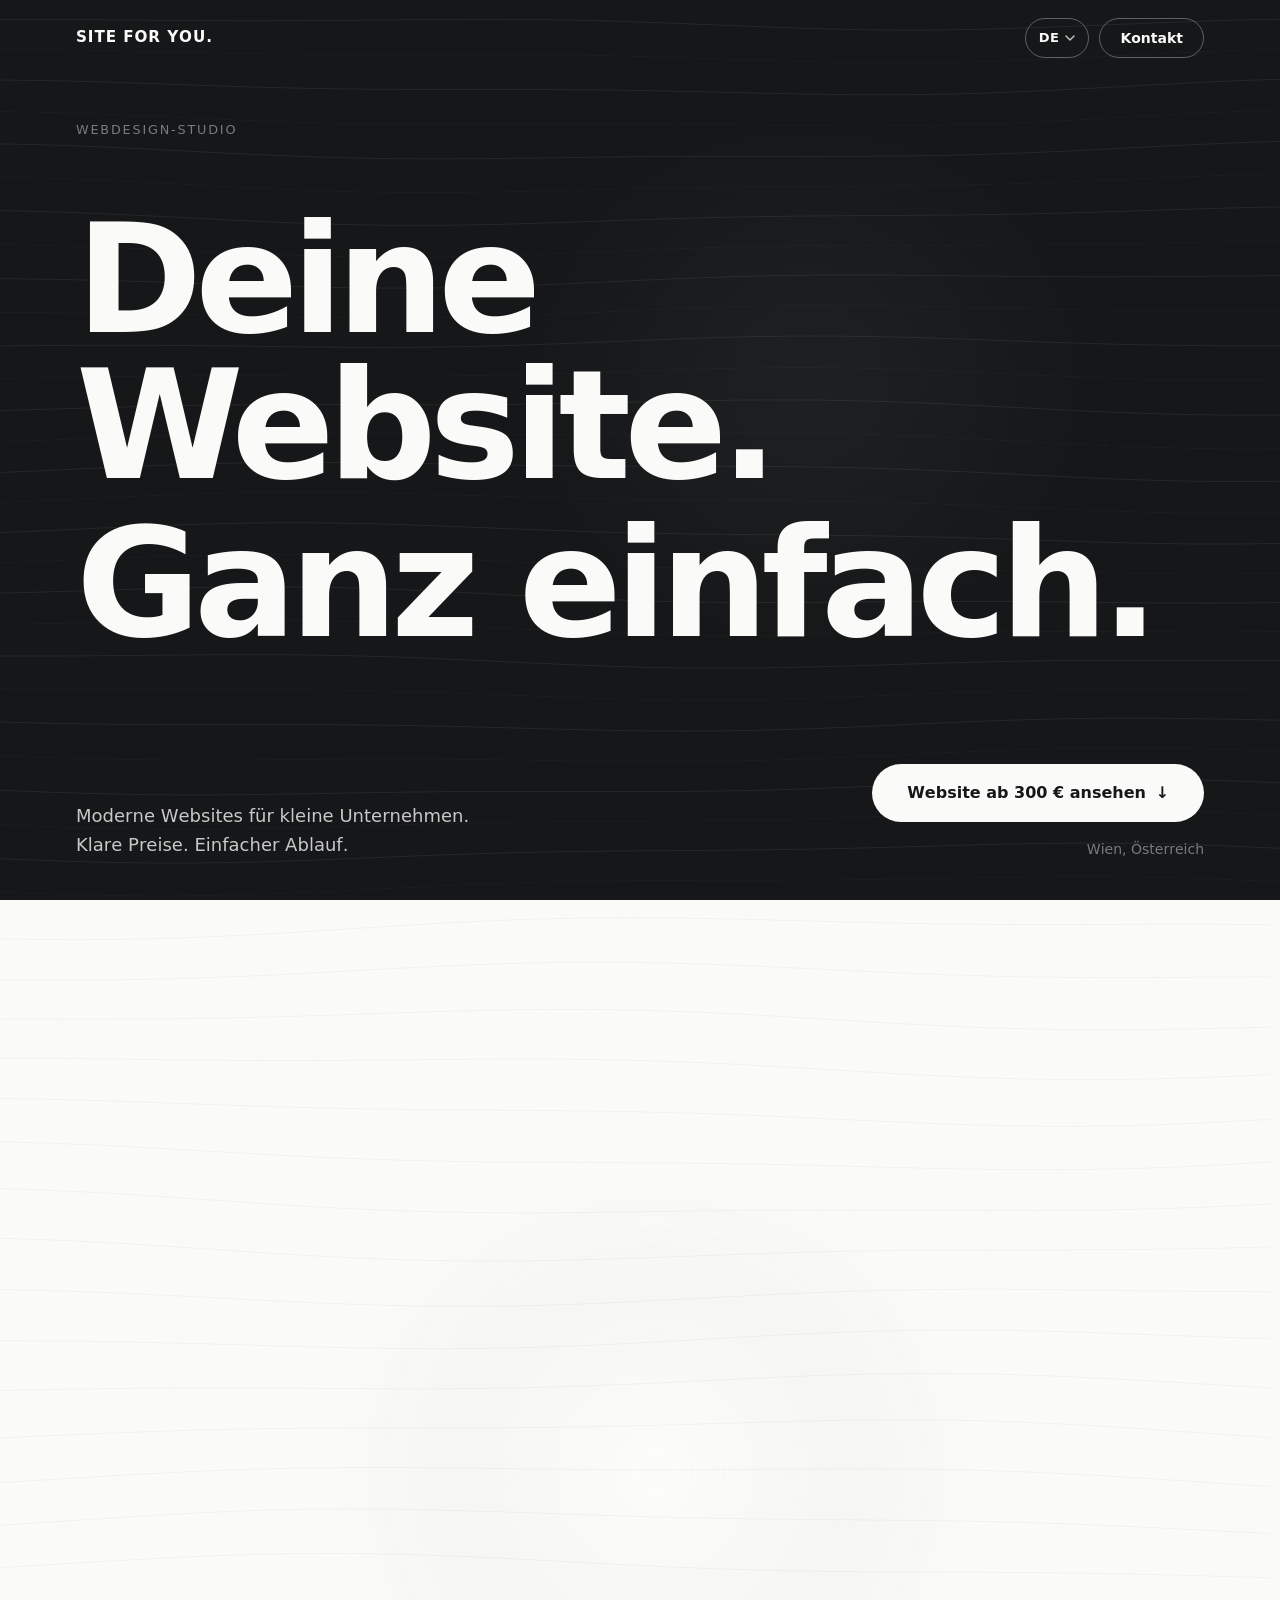
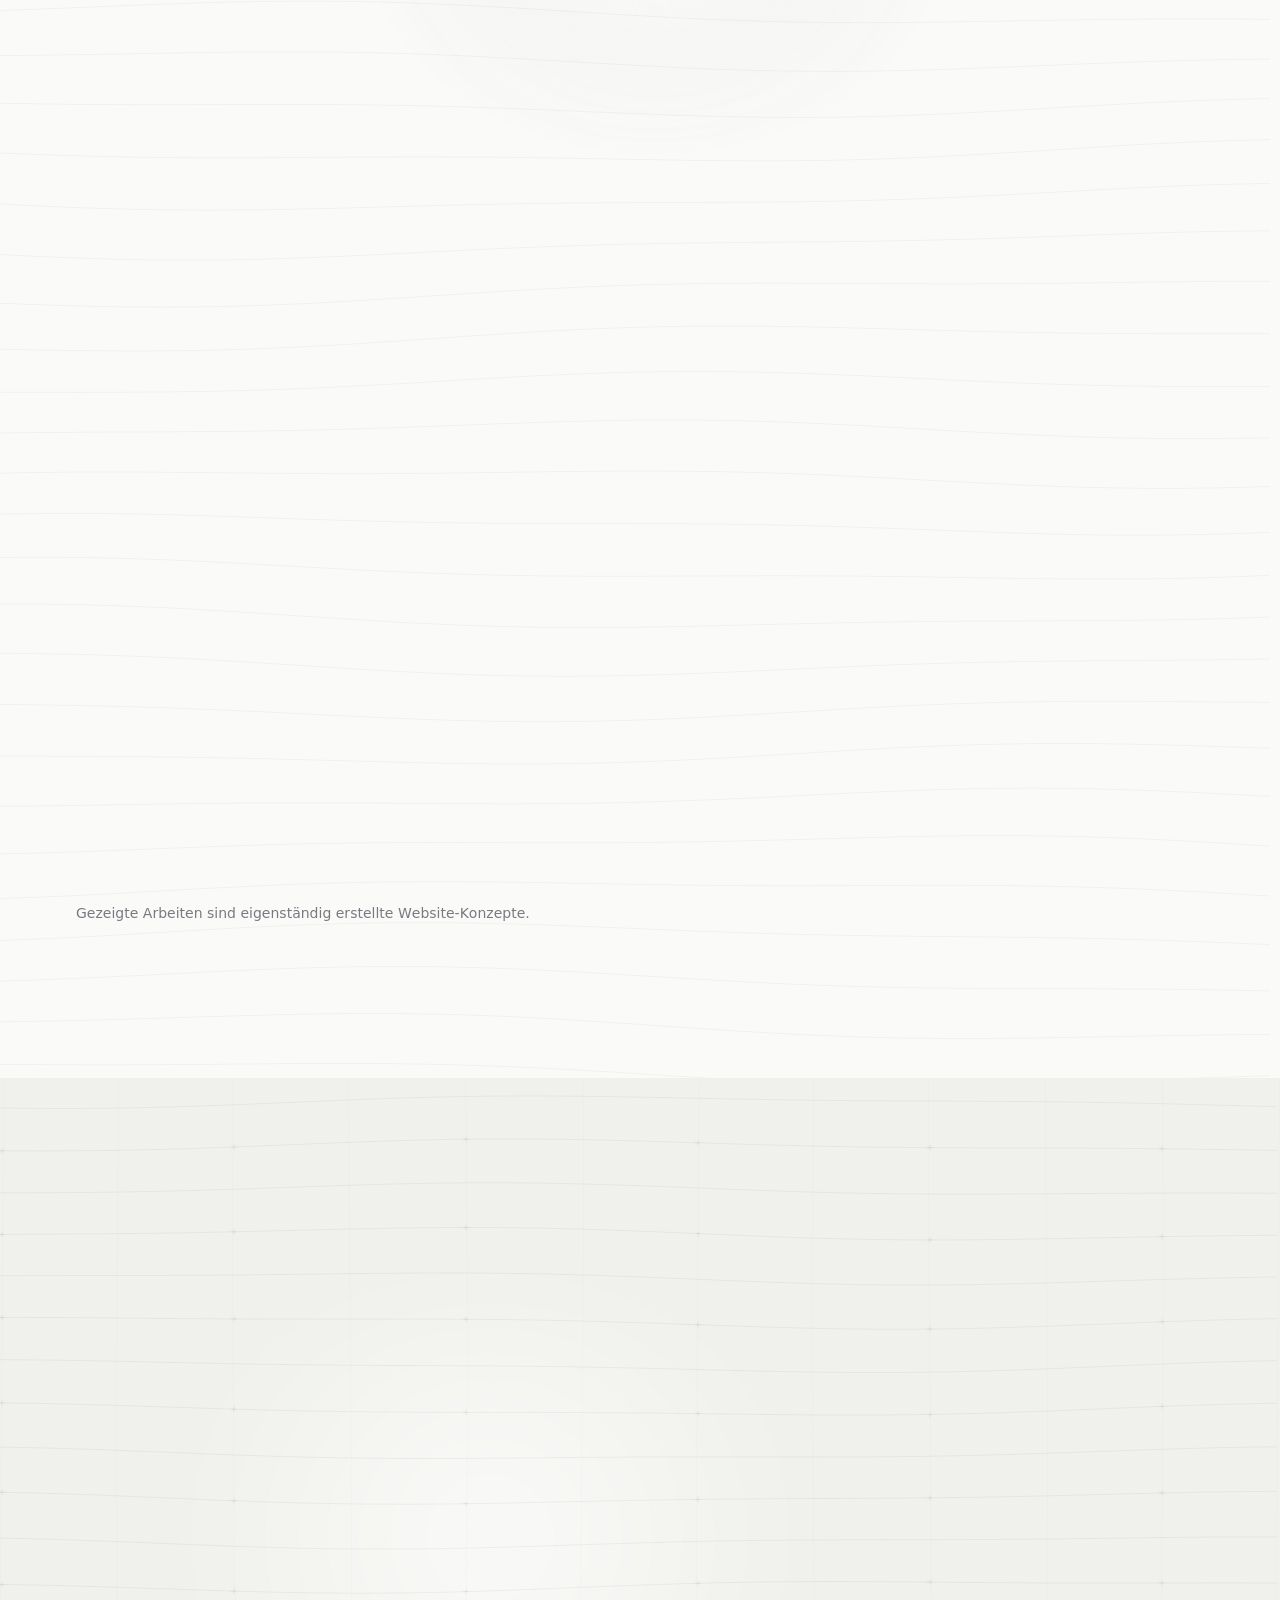
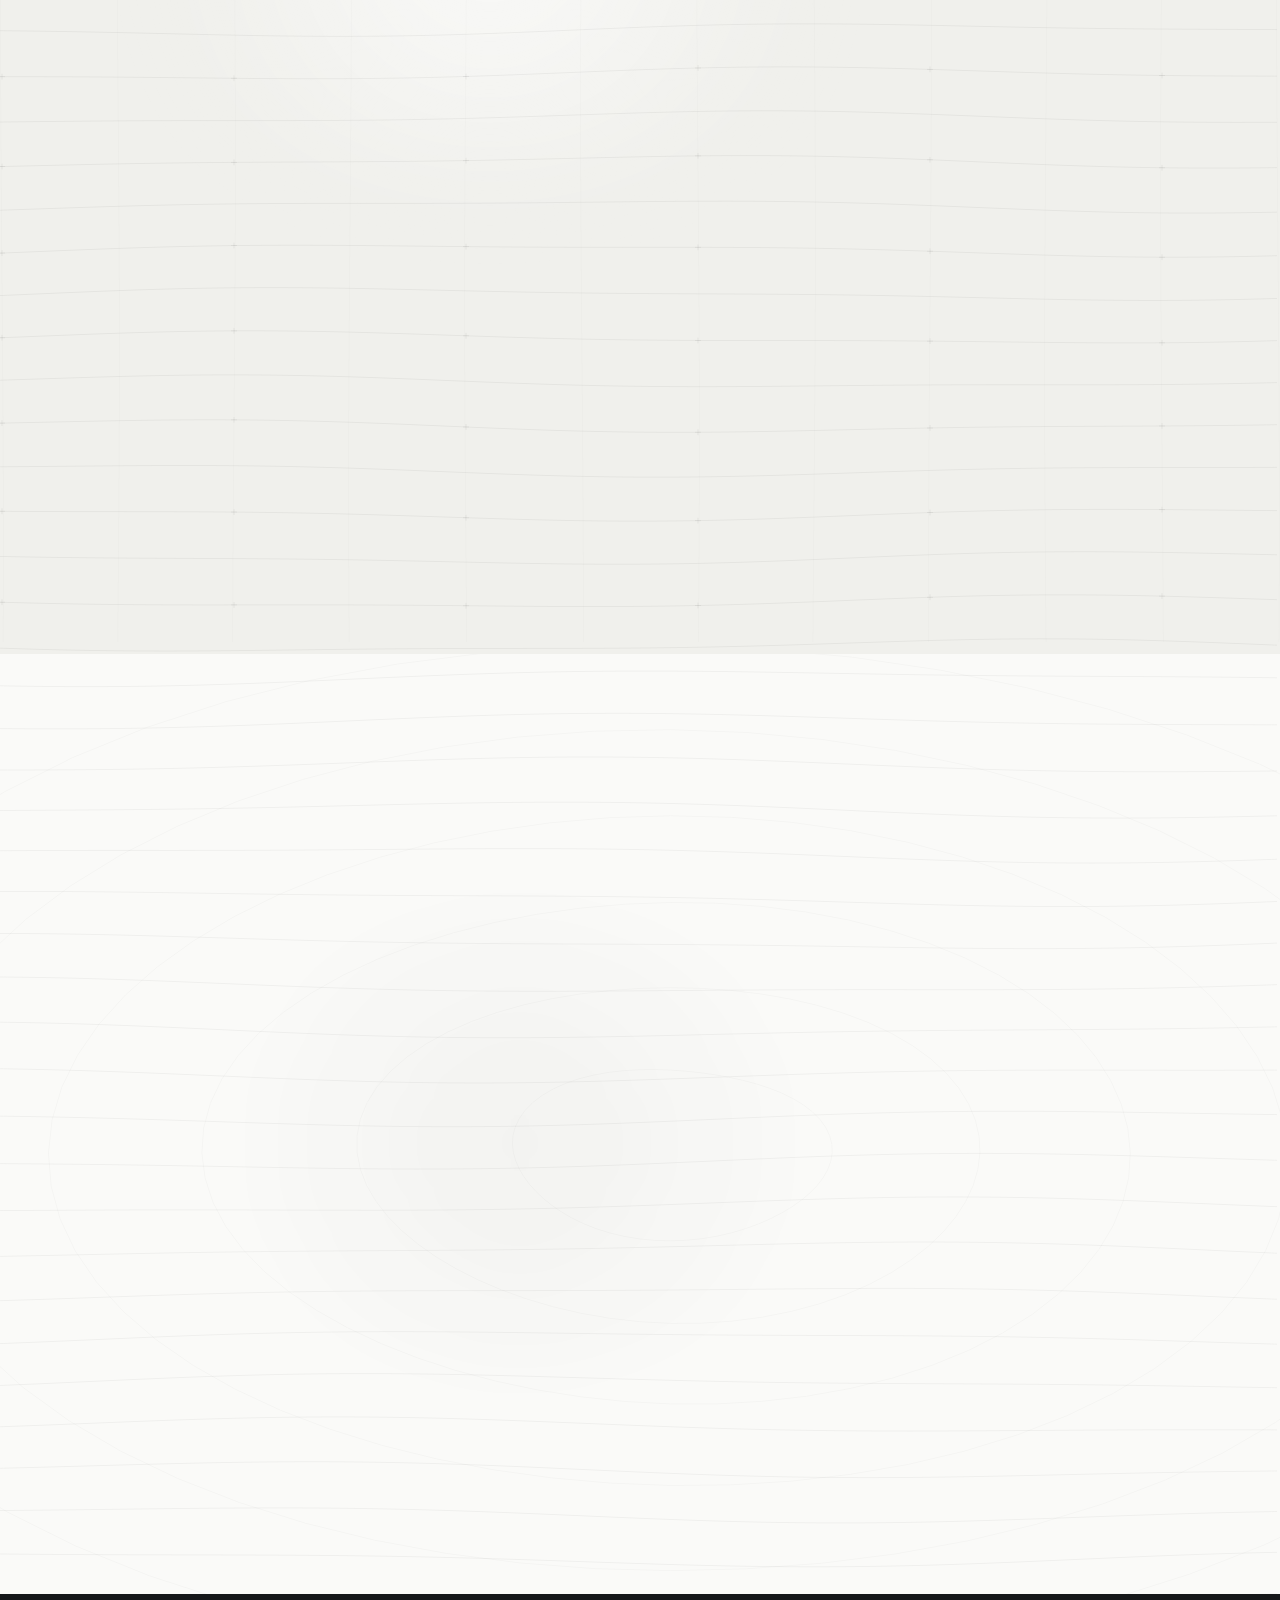
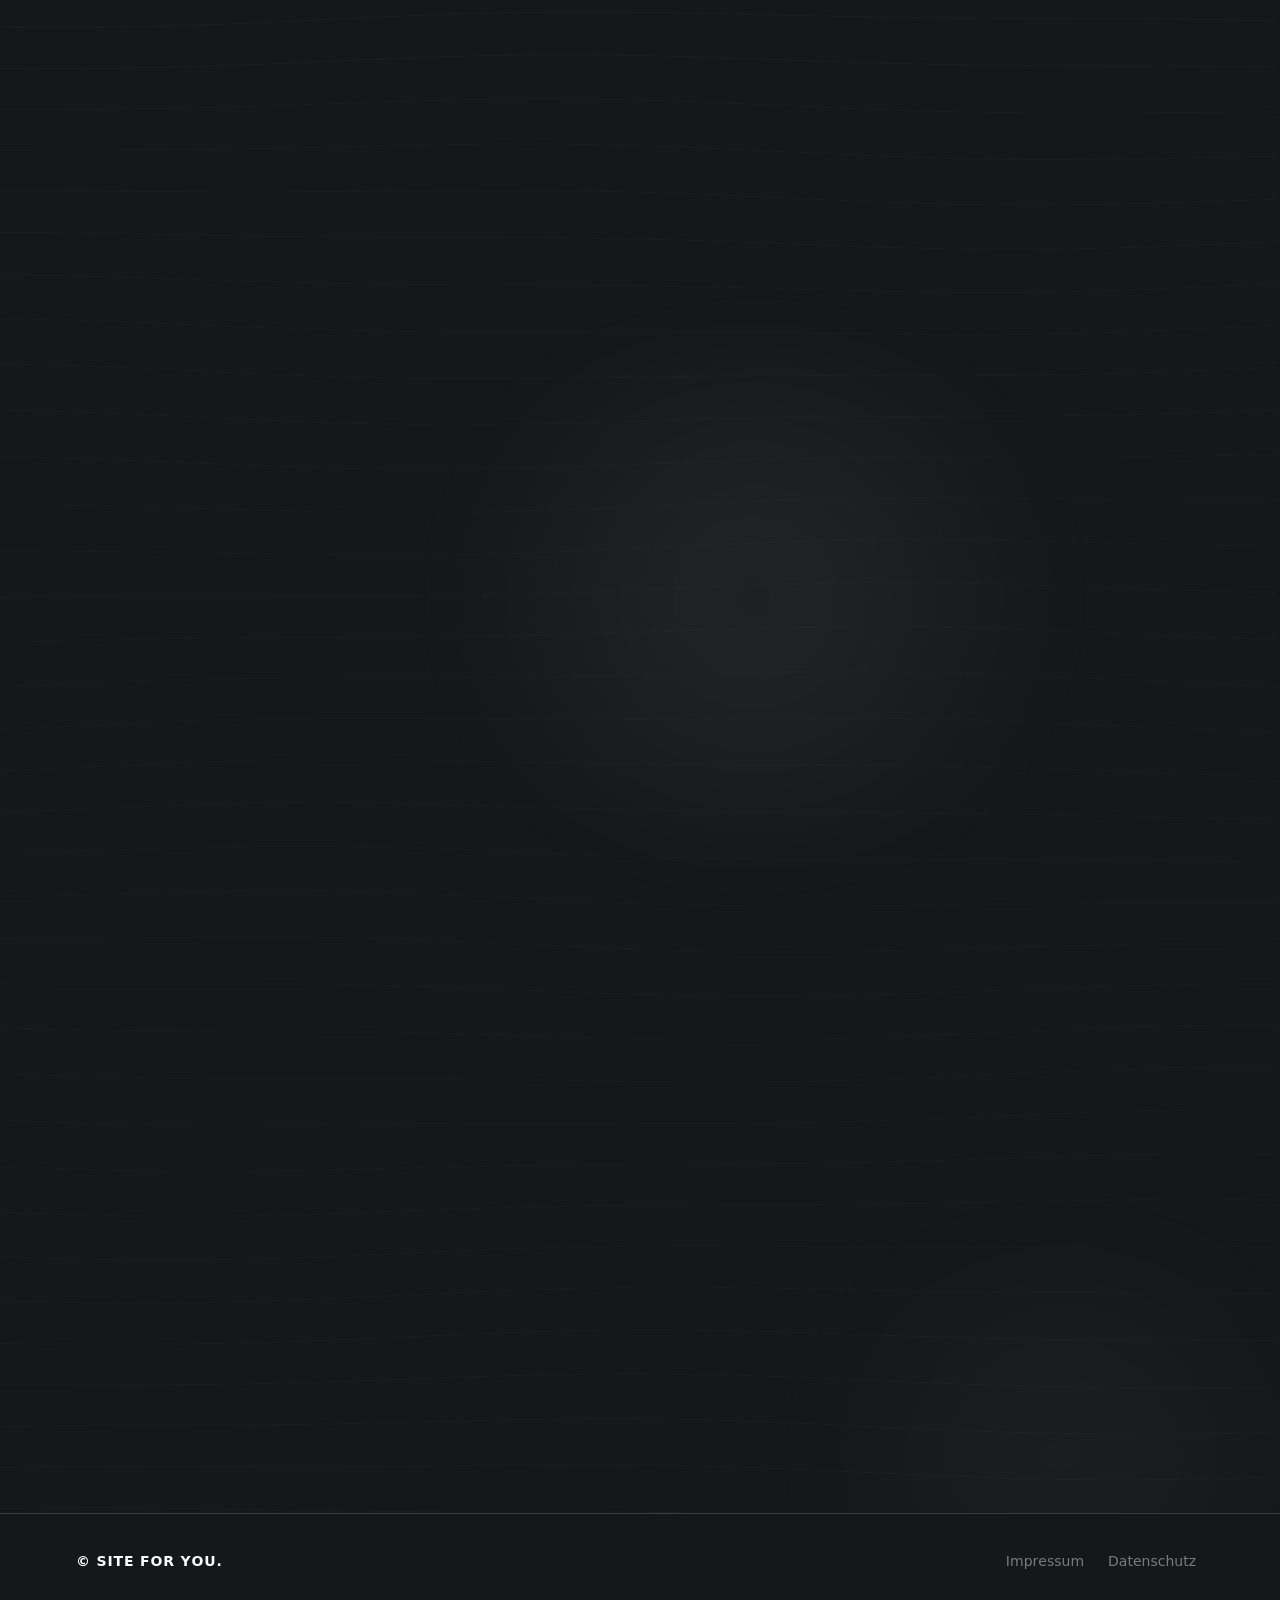
<file: index.html>
<!DOCTYPE html>
<html lang="de" dir="ltr">
<head>
  <meta charset="utf-8">
  <meta name="viewport" content="width=device-width, initial-scale=1">
  <title>SITE FOR YOU. — Deine Website. Ganz einfach.</title>
  <meta name="description" content="Moderne Websites für kleine Unternehmen in Österreich. Klare Preise ab 300 €, einfacher Ablauf, persönliche Betreuung. Webdesign-Studio aus Wien.">
  <meta name="theme-color" content="#151719">
  <link rel="icon" href="assets/favicon.svg" type="image/svg+xml">

  <!-- Produktions-Domain: https://siteforyou.at -->
  <link rel="canonical" href="https://siteforyou.at/">
  <link rel="alternate" hreflang="de" href="https://siteforyou.at/">
  <link rel="alternate" hreflang="en" href="https://siteforyou.at/en/">
  <link rel="alternate" hreflang="uk" href="https://siteforyou.at/uk/">
  <link rel="alternate" hreflang="tr" href="https://siteforyou.at/tr/">
  <link rel="alternate" hreflang="it" href="https://siteforyou.at/it/">
  <link rel="alternate" hreflang="zh-Hans" href="https://siteforyou.at/zh/">
  <link rel="alternate" hreflang="ar" href="https://siteforyou.at/ar/">
  <link rel="alternate" hreflang="x-default" href="https://siteforyou.at/">

  <meta property="og:type" content="website">
  <meta property="og:locale" content="de_AT">
  <meta property="og:site_name" content="SITE FOR YOU.">
  <meta property="og:title" content="SITE FOR YOU. — Deine Website. Ganz einfach.">
  <meta property="og:description" content="Moderne Websites für kleine Unternehmen. Klare Preise. Einfacher Ablauf.">
  <meta property="og:url" content="https://siteforyou.at/">
  <meta name="twitter:card" content="summary">

  <script>document.documentElement.classList.add("js")</script>
  <link rel="stylesheet" href="styles.css?v=20261109a">
  <script src="config.js?v=20261109a"></script>
  <script src="locales/de.js?v=20261109a" defer></script>
  <script src="locales/en.js?v=20261109a" defer></script>
  <script src="locales/uk.js?v=20261109a" defer></script>
  <script src="locales/tr.js?v=20261109a" defer></script>
  <script src="locales/it.js?v=20261109a" defer></script>
  <script src="locales/zh-Hans.js?v=20261109a" defer></script>
  <script src="locales/ar.js?v=20261109a" defer></script>
  <script src="i18n.js?v=20261109a" defer></script>
  <script src="script.js?v=20261109a" defer></script>
  <script src="effects.js?v=20261109a" defer></script>
</head>
<body data-page="home">
  <a class="skip" href="#arbeiten" data-i18n="nav.skip">Zum Inhalt springen</a>

  <header class="header" id="header">
    <div class="wrap header__in">
      <a class="logo" href="#top" dir="ltr" aria-label="SITE FOR YOU. – nach oben" data-i18n-aria="nav.logoAria">SITE FOR YOU.</a>
      <div class="header__actions">
        <div class="lang" id="lang-switcher" data-typo-skip="1">
          <button type="button" class="lang__btn" id="lang-btn" aria-haspopup="listbox" aria-expanded="false" aria-controls="lang-menu" aria-label="Sprache wählen (Deutsch)">
            <span class="lang__code" id="lang-current" dir="ltr">DE</span>
            <svg class="lang__chev" width="10" height="6" viewBox="0 0 10 6" fill="none" aria-hidden="true">
              <path d="M1 1L5 5L9 1" stroke="currentColor" stroke-width="1.4" stroke-linecap="round" stroke-linejoin="round"/>
            </svg>
          </button>
          <ul class="lang__menu" id="lang-menu" role="listbox" aria-label="Sprache wählen" tabindex="-1"></ul>
        </div>
        <a class="btn btn--small" href="#kontakt" data-i18n="nav.contact">Kontakt</a>
      </div>
    </div>
  </header>

  <!-- Dekorative Ebene für sanfte Tiefe bei Abschnittswechseln (keine Interaktion) -->
  <div class="depth-veil" id="depth-veil" aria-hidden="true"></div>

  <main id="top">
    <!-- 1. HERO -->
    <section class="hero" aria-labelledby="hero-title">
      <canvas class="hero__fx" id="hero-fx" aria-hidden="true"></canvas>
      <div class="wrap hero__in">
        <p class="hero__meta" data-i18n="hero.meta">Webdesign-Studio</p>
        <h1 id="hero-title" class="hero__title" data-typo="words">
          <span class="line"><span data-i18n="hero.titleLine1">Deine Website.</span></span>
          <span class="line"><span data-i18n="hero.titleLine2">Ganz einfach.</span></span>
        </h1>
        <div class="hero__bottom">
          <p class="hero__text" data-i18n="hero.text">Moderne Websites für kleine Unternehmen. Klare Preise. Einfacher Ablauf.</p>
          <div class="hero__cta">
            <a class="btn btn--light btn--large" href="#preise"><span data-i18n="hero.cta">Website ab 300&nbsp;€ ansehen</span> <span aria-hidden="true" class="arrow">↓</span></a>
            <p class="hero__loc" data-i18n="hero.loc">Wien, Österreich</p>
          </div>
        </div>
      </div>
    </section>

    <!-- 2. SELECTED WORK -->
    <section class="section" id="arbeiten" aria-labelledby="work-title">
      <div class="wrap">
        <div class="section__head reveal">
          <div class="section__head-in">
            <h2 id="work-title" data-typo="words" data-i18n="work.title">Ausgewählte Arbeiten.</h2>
            <p data-i18n="work.subtitle">Drei unterschiedliche Website-Konzepte.</p>
          </div>
        </div>

        <div class="work">
          <article class="project project--featured reveal is-live" data-project="h11">
            <a class="project__link" href="https://illyastack.github.io/H11-demo/" target="_blank" rel="noopener noreferrer" aria-label="H11 Neubau – Website-Konzept als Live-Demo öffnen (neuer Tab)" data-i18n-aria="work.h11Aria">
              <div class="project__media has-img">
                <img src="assets/portfolio/h11.webp" srcset="assets/portfolio/h11-720.webp 720w, assets/portfolio/h11.webp 1440w" sizes="(min-width: 1300px) 1130px, 100vw" width="1440" height="900" alt="Startseite des Website-Konzepts H11 Neubau" data-i18n-alt="work.h11Alt" decoding="async">
              </div>
              <div class="project__info">
                <div>
                  <h3 dir="ltr">H11 Neubau</h3>
                  <p data-i18n="work.h11Desc">Restaurant · Website-Konzept</p>
                </div>
                <span class="project__cta" data-i18n="work.cta">Live-Demo</span>
              </div>
            </a>
          </article>

          <article class="project reveal is-live" data-project="hairnails">
            <a class="project__link" href="https://illyastack.github.io/HairNails-demo/" target="_blank" rel="noopener noreferrer" aria-label="Hairnails – Website-Konzept als Live-Demo öffnen (neuer Tab)" data-i18n-aria="work.hairnailsAria">
              <div class="project__media has-img">
                <img src="assets/portfolio/hairnails.webp" srcset="assets/portfolio/hairnails-720.webp 720w, assets/portfolio/hairnails.webp 1440w" sizes="(min-width: 720px) 50vw, 100vw" width="1440" height="900" alt="Startseite des Website-Konzepts Hairnails" data-i18n-alt="work.hairnailsAlt" loading="lazy" decoding="async">
              </div>
              <div class="project__info">
                <div>
                  <h3 dir="ltr">Hairnails</h3>
                  <p data-i18n="work.hairnailsDesc">Beauty · Website-Konzept</p>
                </div>
                <span class="project__cta" data-i18n="work.cta">Live-Demo</span>
              </div>
            </a>
          </article>

          <article class="project reveal is-live" data-project="loz">
            <a class="project__link" href="https://illyastack.github.io/loz-redesign-demo/" target="_blank" rel="noopener noreferrer" aria-label="Loz – Website-Konzept als Live-Demo öffnen (neuer Tab)" data-i18n-aria="work.lozAria">
              <div class="project__media has-img">
                <img src="assets/portfolio/loz.webp" srcset="assets/portfolio/loz-720.webp 720w, assets/portfolio/loz.webp 1440w" sizes="(min-width: 720px) 50vw, 100vw" width="1440" height="900" alt="Startseite des Website-Konzepts Loz" data-i18n-alt="work.lozAlt" loading="lazy" decoding="async">
              </div>
              <div class="project__info">
                <div>
                  <h3 dir="ltr">Loz</h3>
                  <p data-i18n="work.lozDesc">Website-Konzept</p>
                </div>
                <span class="project__cta" data-i18n="work.cta">Live-Demo</span>
              </div>
            </a>
          </article>
        </div>
        <p class="note" data-i18n="work.note">Gezeigte Arbeiten sind eigenständig erstellte Website-Konzepte.</p>
      </div>
    </section>

    <!-- 3. PRICING -->
    <section class="section section--alt" id="preise" aria-labelledby="price-title">
      <div class="wrap">
        <div class="section__head reveal">
          <div class="section__head-in">
            <h2 id="price-title" data-typo="words" data-i18n="price.title">Einfach. Transparent. Schnell.</h2>
          </div>
        </div>

        <div class="plans">
          <article class="plan reveal" data-plan="starter">
            <span class="plan__sel" aria-hidden="true" data-i18n="price.selectedBadge">✓ Ausgewählt</span>
            <h3 class="plan__name" data-i18n="price.starter.name">Starter</h3>
            <p class="plan__price" dir="ltr" data-i18n="price.starter.price">300&nbsp;€</p>
            <p class="plan__desc" data-i18n="price.starter.desc">Alles Wichtige auf einer Seite.</p>
            <ul class="plan__list">
              <li data-i18n="price.starter.f1">One-Page-Website</li>
              <li data-i18n="price.starter.f2">Bis zu fünf Abschnitte</li>
              <li data-i18n="price.starter.f3">Für Handy und Computer optimiert</li>
              <li data-i18n="price.starter.f4">Grundlegende Suchmaschinen-Einrichtung</li>
              <li data-i18n="price.starter.f5">Kontaktdaten bzw. Kontaktbereich</li>
              <li data-i18n="price.starter.f6">Eine Korrekturrunde</li>
            </ul>
            <a class="btn btn--dark btn--block" href="#betreuung" data-package="starter" aria-pressed="false" role="button">Starter anfragen</a>
          </article>

          <article class="plan reveal" data-plan="business">
            <span class="plan__sel" aria-hidden="true" data-i18n="price.selectedBadge">✓ Ausgewählt</span>
            <h3 class="plan__name" data-i18n="price.business.name">Business</h3>
            <p class="plan__price" dir="ltr" data-i18n="price.business.price">500&nbsp;€</p>
            <p class="plan__desc" data-i18n="price.business.desc">Mehr Platz für dein Unternehmen.</p>
            <ul class="plan__list">
              <li data-i18n="price.business.f1">Bis zu fünf Seiten</li>
              <li data-i18n="price.business.f2">Für Handy und Computer optimiert</li>
              <li data-i18n="price.business.f3">Grundlegende Suchmaschinen-Einrichtung</li>
              <li data-i18n="price.business.f4">Kontaktbereich</li>
              <li data-i18n="price.business.f5">Einfache Anbindungen nach Absprache</li>
              <li data-i18n="price.business.f6">Zwei Korrekturrunden</li>
            </ul>
            <a class="btn btn--dark btn--block" href="#betreuung" data-package="business" aria-pressed="false" role="button">Business anfragen</a>
          </article>

          <article class="plan plan--dark reveal" data-plan="custom">
            <span class="plan__sel" aria-hidden="true" data-i18n="price.selectedBadge">✓ Ausgewählt</span>
            <h3 class="plan__name" data-i18n="price.custom.name">Custom</h3>
            <p class="plan__price"><small data-i18n="price.custom.pricePrefix">Ab</small> <span dir="ltr" data-i18n="price.custom.priceAmount">1.000&nbsp;€</span></p>
            <p class="plan__desc" data-i18n="price.custom.desc">Individuelle Lösungen für größere Projekte.</p>
            <ul class="plan__list">
              <li data-i18n="price.custom.f1">Individuell geplante Website</li>
              <li data-i18n="price.custom.f2">Maßgeschneidertes Design und Funktionen</li>
              <li data-i18n="price.custom.f3">Umfang und Preis nach Anforderungen</li>
              <li data-i18n="price.custom.f4">Persönliche Projektberatung</li>
            </ul>
            <a class="btn btn--light btn--block" href="#betreuung" data-package="custom" aria-pressed="false" role="button">Projekt anfragen</a>
          </article>
        </div>
        <p class="note reveal" data-i18n="price.note">Einmalige Erstellungskosten. Domain und laufende Betreuung werden separat vereinbart.</p>
      </div>
    </section>

    <!-- 4. MAINTENANCE -->
    <section class="section" id="betreuung" aria-labelledby="care-title">
      <div class="wrap" id="care-wrap">
        <div class="section__head reveal">
          <div class="section__head-in">
            <h2 id="care-title" data-typo="words" data-i18n="care.title">Website-Betreuung.</h2>
            <p data-i18n="care.subtitle">Auf Wunsch kümmern wir uns auch nach der Veröffentlichung um deine Website.</p>
          </div>
        </div>

        <!-- Erscheint nur, wenn zuvor ein Website-Paket gewählt wurde -->
        <div class="collapse is-closed" id="care-context" inert>
          <div class="collapse__in">
            <div class="care-context">
              <p class="care-context__line"><span class="care-context__check" aria-hidden="true">✓</span> <span data-i18n="care.contextPrefix">Dein Website-Paket:</span> <strong id="care-context-pkg"></strong> <a href="#preise" id="care-change" data-i18n="care.contextChange">Ändern</a></p>
              <p class="care-context__hint" data-i18n="care.contextHint">Optional: Füge eine Betreuung hinzu oder fahre ohne Betreuung fort.</p>
            </div>
          </div>
        </div>

        <div class="care">
          <article class="care__item reveal" data-care-card="basic">
            <span class="care__sel" aria-hidden="true" data-i18n="price.selectedBadge">✓ Ausgewählt</span>
            <div class="care__top">
              <h3 data-i18n="care.basic.name">Basic Care</h3>
              <p class="care__price"><span class="care__amount" dir="ltr" data-i18n="care.basic.price">20&nbsp;€</span> <span class="care__per" data-i18n="care.perMonth">/ Monat</span></p>
            </div>
            <ul class="care__list">
              <li data-i18n="care.basic.f1">Hosting</li>
              <li data-i18n="care.basic.f2">SSL-Verschlüsselung</li>
              <li data-i18n="care.basic.f3">Grundlegende technische Überwachung</li>
              <li data-i18n="care.basic.f4">Backups, sofern vom Hosting unterstützt</li>
            </ul>
            <a class="btn btn--outline care__cta" href="#kontakt" data-care="basic" role="button" aria-pressed="false"><span class="care__cta-label">Basic Care anfragen</span></a>
          </article>

          <article class="care__item reveal" data-care-card="premium">
            <span class="care__sel" aria-hidden="true" data-i18n="price.selectedBadge">✓ Ausgewählt</span>
            <div class="care__top">
              <h3 data-i18n="care.premium.name">Premium Care</h3>
              <p class="care__price"><span class="care__amount" dir="ltr" data-i18n="care.premium.price">40&nbsp;€</span> <span class="care__per" data-i18n="care.perMonth">/ Monat</span></p>
            </div>
            <p class="care__plus" data-i18n="care.premium.plus">Alles aus Basic Care, zusätzlich:</p>
            <ul class="care__list">
              <li data-i18n="care.premium.f1">Bis zu zwei kleine Inhaltsänderungen pro Monat</li>
              <li data-i18n="care.premium.f2">Höchstens 30 Minuten Bearbeitungszeit pro Monat</li>
            </ul>
            <a class="btn btn--outline care__cta" href="#kontakt" data-care="premium" role="button" aria-pressed="false"><span class="care__cta-label">Premium Care anfragen</span></a>
          </article>
        </div>

        <!-- Nur sichtbar, wenn ein Website-Paket gewählt wurde -->
        <div class="collapse is-closed" id="care-skip" inert>
          <div class="collapse__in">
            <div class="care-skip">
              <button type="button" class="btn btn--ghost" id="skip-care"><span data-i18n="care.skip">Ohne Betreuung fortfahren</span> <span aria-hidden="true" class="arrow arrow--right">→</span></button>
            </div>
          </div>
        </div>

        <p class="note reveal" data-i18n="care.note">Optionale, monatliche Leistungen – nicht im Website-Preis enthalten. Domains und weitere Entwicklungsarbeiten sind nicht automatisch inbegriffen.</p>
      </div>
    </section>

    <!-- 5. CONTACT -->
    <section class="contact" id="kontakt" aria-labelledby="contact-title">
      <div class="wrap contact__in" id="contact-wrap">
        <div class="contact__intro reveal">
          <div class="contact__sticky" id="contact-sticky">
            <h2 id="contact-title" data-typo="words" data-i18n="form.title">Bereit für deine neue Website?</h2>
            <p data-i18n="form.intro">Erzähl uns kurz von deinem Projekt. Wir melden uns persönlich bei dir.</p>
            <p class="contact__fallback" id="mail-fallback" hidden>
              <span data-i18n="form.mailFallbackPrefix">Lieber per E-Mail?</span> <a id="mail-link" href="#" dir="ltr"></a>
            </p>
          </div>
        </div>

        <form class="form form-seq" id="form" novalidate>
          <fieldset class="choice" id="fs-type">
            <legend data-i18n="form.typeLegend">Was benötigst du?</legend>
            <div class="choice__grid choice__grid--2">
              <label class="rc"><input type="radio" name="Anfrageart" value="website" checked><span class="rc__body"><span class="rc__name" data-i18n="form.typeWebsite">Neue Website</span></span></label>
              <label class="rc"><input type="radio" name="Anfrageart" value="maintenance"><span class="rc__body"><span class="rc__name" data-i18n="form.typeMaint">Website-Betreuung</span></span></label>
            </div>
          </fieldset>

          <!-- Zusammenfassung der aktuellen Auswahl (animiert jede Zeile separat) -->
          <div class="summary" id="summary">
            <div class="summary__head">
              <span class="summary__title" id="summary-title" data-i18n="form.summaryTitle">Deine Auswahl</span>
              <button type="button" class="summary__toggle" id="sel-toggle" aria-expanded="true" aria-controls="sel">Auswahl einklappen</button>
            </div>
            <div class="summary__rows" id="summary-list" aria-live="polite" aria-labelledby="summary-title">
              <div class="summary__row" id="sum-row-empty">
                <div class="summary__row-in">
                  <div class="summary__empty" id="sum-empty-txt">Bitte wähle ein Website-Paket.</div>
                </div>
              </div>
              <div class="summary__row is-closed" id="sum-row-web">
                <div class="summary__row-in">
                  <div class="summary__item"><span class="summary__val" id="sum-web-val"></span><span class="summary__tag" id="sum-web-tag" data-i18n="form.tagWebsite">Website</span></div>
                </div>
              </div>
              <div class="summary__row is-closed" id="sum-row-care">
                <div class="summary__row-in">
                  <div class="summary__item"><span class="summary__val" id="sum-care-val"></span><span class="summary__tag" id="sum-care-tag">Betreuung</span></div>
                </div>
              </div>
            </div>
            <p class="err" id="sel-err" role="alert"></p>
          </div>

          <!-- Auswahlfelder (ein-/ausklappbar, ersetzen keine Formularfelder) -->
          <div class="collapse" id="sel">
            <div class="collapse__in">
              <div class="collapse" id="panel-website">
                <div class="collapse__in stack">
                  <fieldset class="choice">
                    <legend data-i18n="form.pkgLegend">Gewünschtes Paket</legend>
                    <div class="choice__grid">
                      <label class="rc"><input type="radio" name="w_pkg" value="starter"><span class="rc__body"><span class="rc__name" data-i18n="price.starter.name">Starter</span><span class="rc__price" data-i18n="form.rcStarterPrice">300 €</span></span></label>
                      <label class="rc"><input type="radio" name="w_pkg" value="business"><span class="rc__body"><span class="rc__name" data-i18n="price.business.name">Business</span><span class="rc__price" data-i18n="form.rcBusinessPrice">500 €</span></span></label>
                      <label class="rc"><input type="radio" name="w_pkg" value="custom"><span class="rc__body"><span class="rc__name" data-i18n="price.custom.name">Custom</span><span class="rc__price" data-i18n="form.rcCustomPrice">ab 1.000 €</span></span></label>
                    </div>
                  </fieldset>
                  <fieldset class="choice">
                    <legend><span data-i18n="form.careLegend">Betreuung dazu</span> <span class="opt" data-i18n="form.optional">(optional)</span></legend>
                    <div class="choice__grid">
                      <label class="rc"><input type="radio" name="w_care" value="none" checked><span class="rc__body"><span class="rc__name" data-i18n="form.careNoneName">Keine</span><span class="rc__price" data-i18n="form.careNonePrice">ohne Betreuung</span></span></label>
                      <label class="rc"><input type="radio" name="w_care" value="basic"><span class="rc__body"><span class="rc__name" data-i18n="care.basic.name">Basic Care</span><span class="rc__price" data-i18n="form.rcBasicPrice">20 €/Monat</span></span></label>
                      <label class="rc"><input type="radio" name="w_care" value="premium"><span class="rc__body"><span class="rc__name" data-i18n="care.premium.name">Premium Care</span><span class="rc__price" data-i18n="form.rcPremiumPrice">40 €/Monat</span></span></label>
                    </div>
                  </fieldset>
                </div>
              </div>

              <div class="collapse is-closed" id="panel-maint" inert>
                <div class="collapse__in stack">
                  <fieldset class="choice">
                    <legend data-i18n="form.maintLegend">Gewünschte Betreuung</legend>
                    <div class="choice__grid choice__grid--2">
                      <label class="rc"><input type="radio" name="m_care" value="basic"><span class="rc__body"><span class="rc__name" data-i18n="care.basic.name">Basic Care</span><span class="rc__price" data-i18n="form.rcBasicPrice">20 €/Monat</span></span></label>
                      <label class="rc"><input type="radio" name="m_care" value="premium"><span class="rc__body"><span class="rc__name" data-i18n="care.premium.name">Premium Care</span><span class="rc__price" data-i18n="form.rcPremiumPrice">40 €/Monat</span></span></label>
                    </div>
                  </fieldset>
                </div>
              </div>
            </div>
          </div>

          <!-- Nur bei Betreuung ohne neue Website -->
          <div class="collapse is-closed" id="panel-url" inert>
            <div class="collapse__in stack">
              <div class="field" id="field-url">
                <label for="url"><span data-i18n="form.urlLabel">Bestehende Website</span> <span class="opt" data-i18n="form.optional">(optional)</span></label>
                <input id="url" name="Bestehende-Website" type="url" dir="ltr" inputmode="url" autocomplete="url" maxlength="200" placeholder="https://" data-i18n-placeholder="form.urlPlaceholder" aria-describedby="url-err">
                <p class="err" id="url-err" role="alert"></p>
              </div>
              <p class="choice__note" data-i18n="form.maintNote">Die Betreuung bestehender Websites erfolgt nach technischer Prüfung.</p>
            </div>
          </div>

          <div class="field">
            <label for="company" data-i18n="form.companyLabel">Unternehmen</label>
            <input id="company" name="Unternehmen" type="text" autocomplete="organization" maxlength="100" required aria-describedby="company-err">
            <p class="err" id="company-err" role="alert"></p>
          </div>

          <div class="field">
            <label for="name" data-i18n="form.nameLabel">Name</label>
            <input id="name" name="Kontaktperson" type="text" autocomplete="name" maxlength="100" required aria-describedby="name-err">
            <p class="err" id="name-err" role="alert"></p>
          </div>

          <div class="field">
            <label for="email" data-i18n="form.emailLabel">E-Mail</label>
            <input id="email" name="email" type="email" dir="ltr" inputmode="email" autocomplete="email" required aria-describedby="email-err">
            <p class="err" id="email-err" role="alert"></p>
          </div>

          <div class="field">
            <label for="phone"><span data-i18n="form.phoneLabel">Telefonnummer</span> <span class="opt" data-i18n="form.optional">(optional)</span></label>
            <input id="phone" name="Telefon" type="tel" dir="ltr" inputmode="tel" autocomplete="tel" maxlength="40">
          </div>

          <div class="field">
            <label for="message"><span data-i18n="form.messageLabel">Projektbeschreibung</span> <span class="opt" data-i18n="form.optional">(optional)</span></label>
            <textarea id="message" name="Projektbeschreibung" rows="4" maxlength="3000"></textarea>
          </div>

          <!-- Spam-Falle: für Menschen unsichtbar -->
          <div class="hp" aria-hidden="true">
            <label><span data-i18n="form.hpLabel">Nicht ausfüllen</span> <input type="text" name="_gotcha" tabindex="-1" autocomplete="off"></label>
          </div>

          <div class="form__submit">
            <p class="form__privacy"><span data-i18n="form.privacyPrefix">Wir verwenden deine Angaben ausschließlich zur Bearbeitung deiner Anfrage. Weitere Informationen findest du in unserer </span><a href="datenschutz.html" data-i18n="form.privacyLink">Datenschutzerklärung</a><span data-i18n="form.privacySuffix">.</span></p>
            <button class="btn btn--dark btn--block btn--large" type="submit" id="submit">
              <span class="btn__label" data-i18n="form.submit">Anfrage senden</span>
            </button>
            <p class="form__hint" data-i18n="form.hint">Unverbindliche Anfrage – es entstehen keine Kosten und kein Vertrag.</p>
          </div>
          <div class="status" id="status" role="status" aria-live="polite" tabindex="-1"></div>
        </form>
      </div>
    </section>
  </main>

  <footer class="footer">
    <div class="wrap footer__in">
      <p dir="ltr">© SITE FOR YOU.</p>
      <nav aria-label="Rechtliches" data-i18n-aria="footer.legalNavAria">
        <a href="impressum.html" data-i18n="footer.impressum">Impressum</a>
        <a href="datenschutz.html" data-i18n="footer.privacy">Datenschutz</a>
      </nav>
    </div>
  </footer>
</body>
</html>
</file>
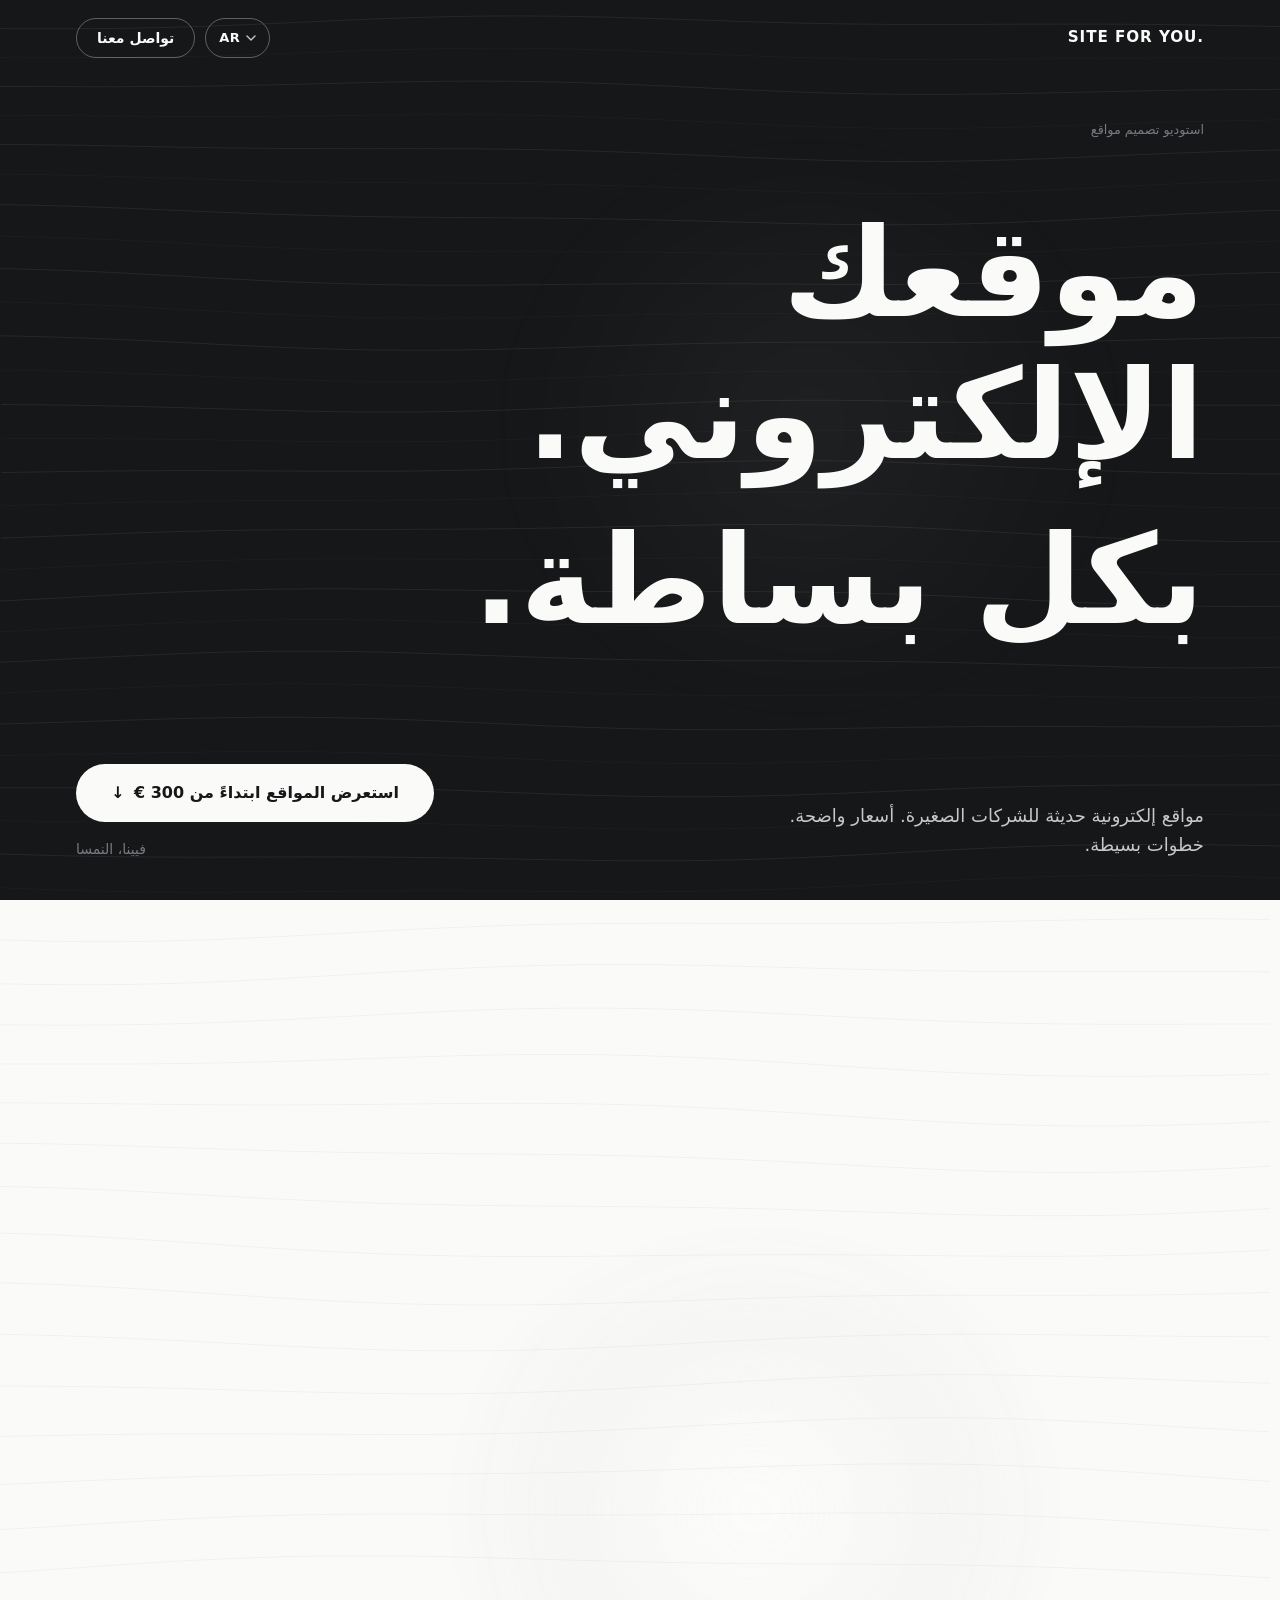
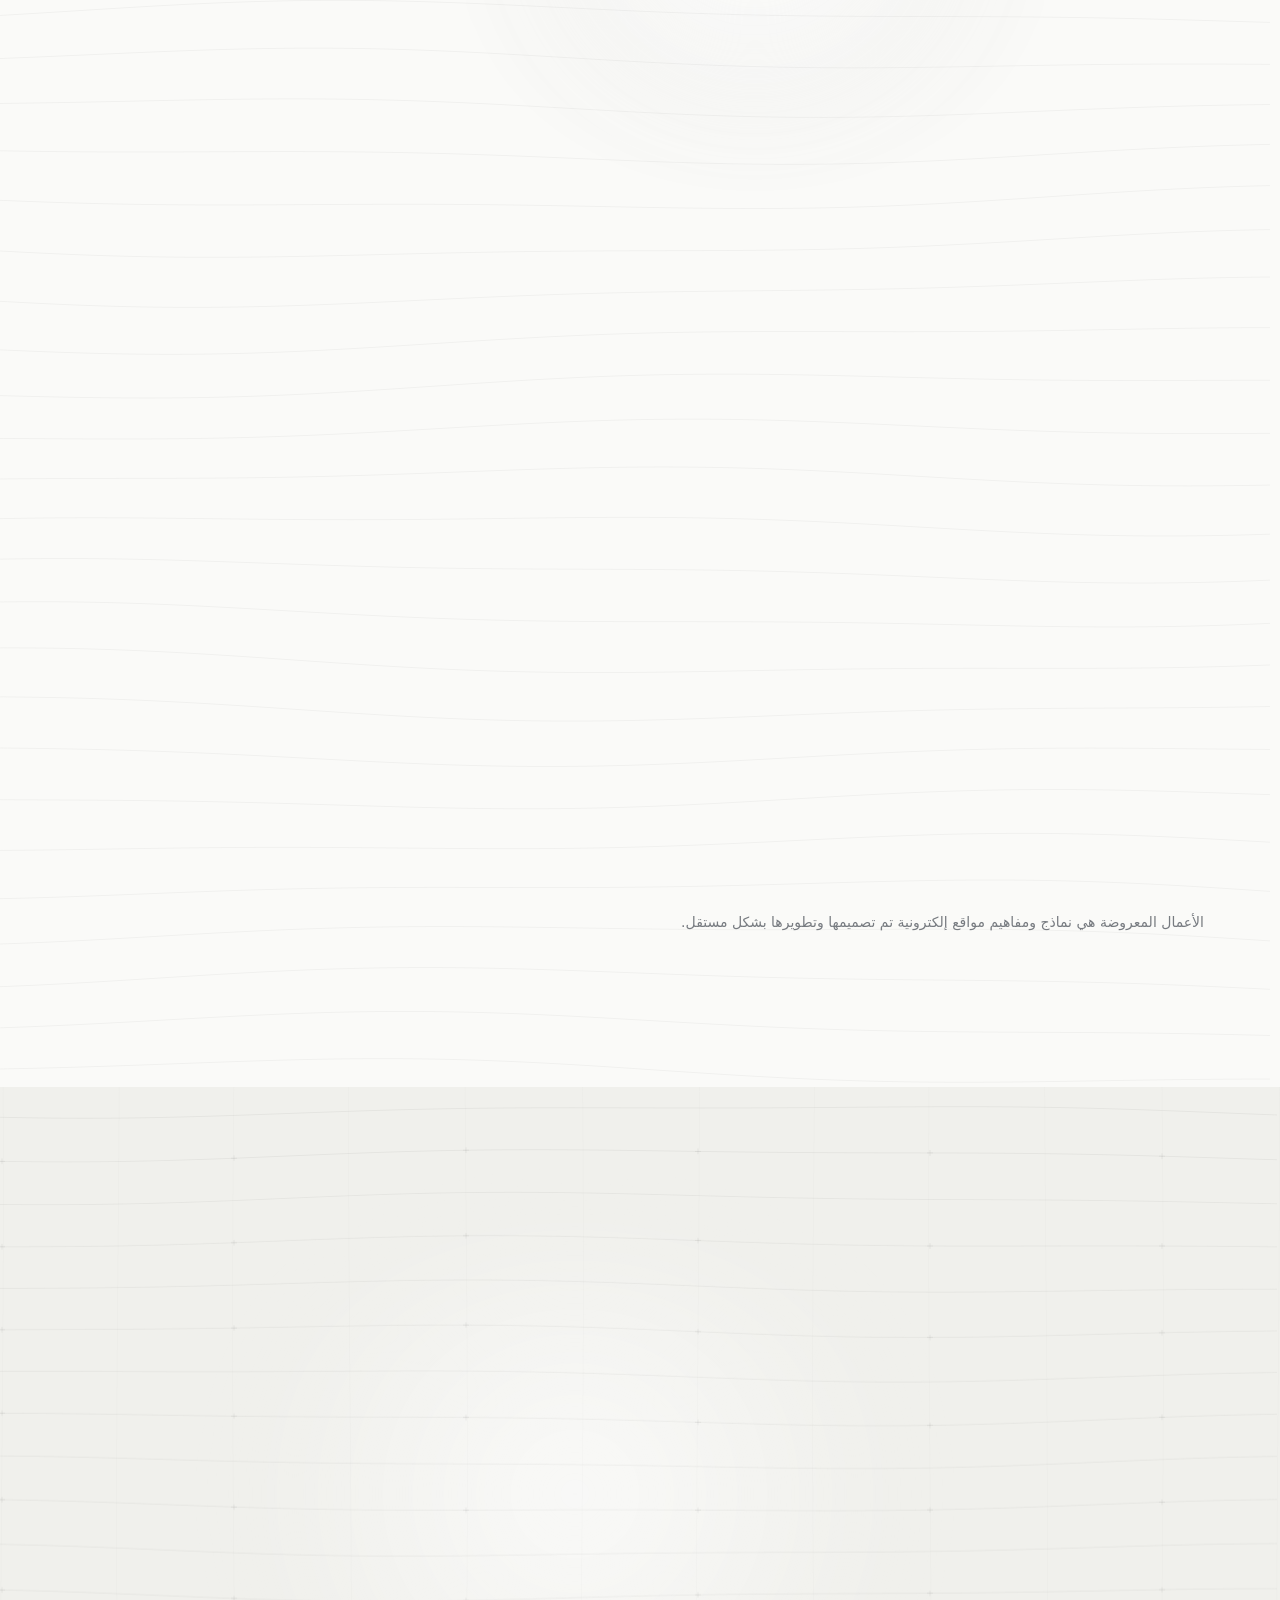
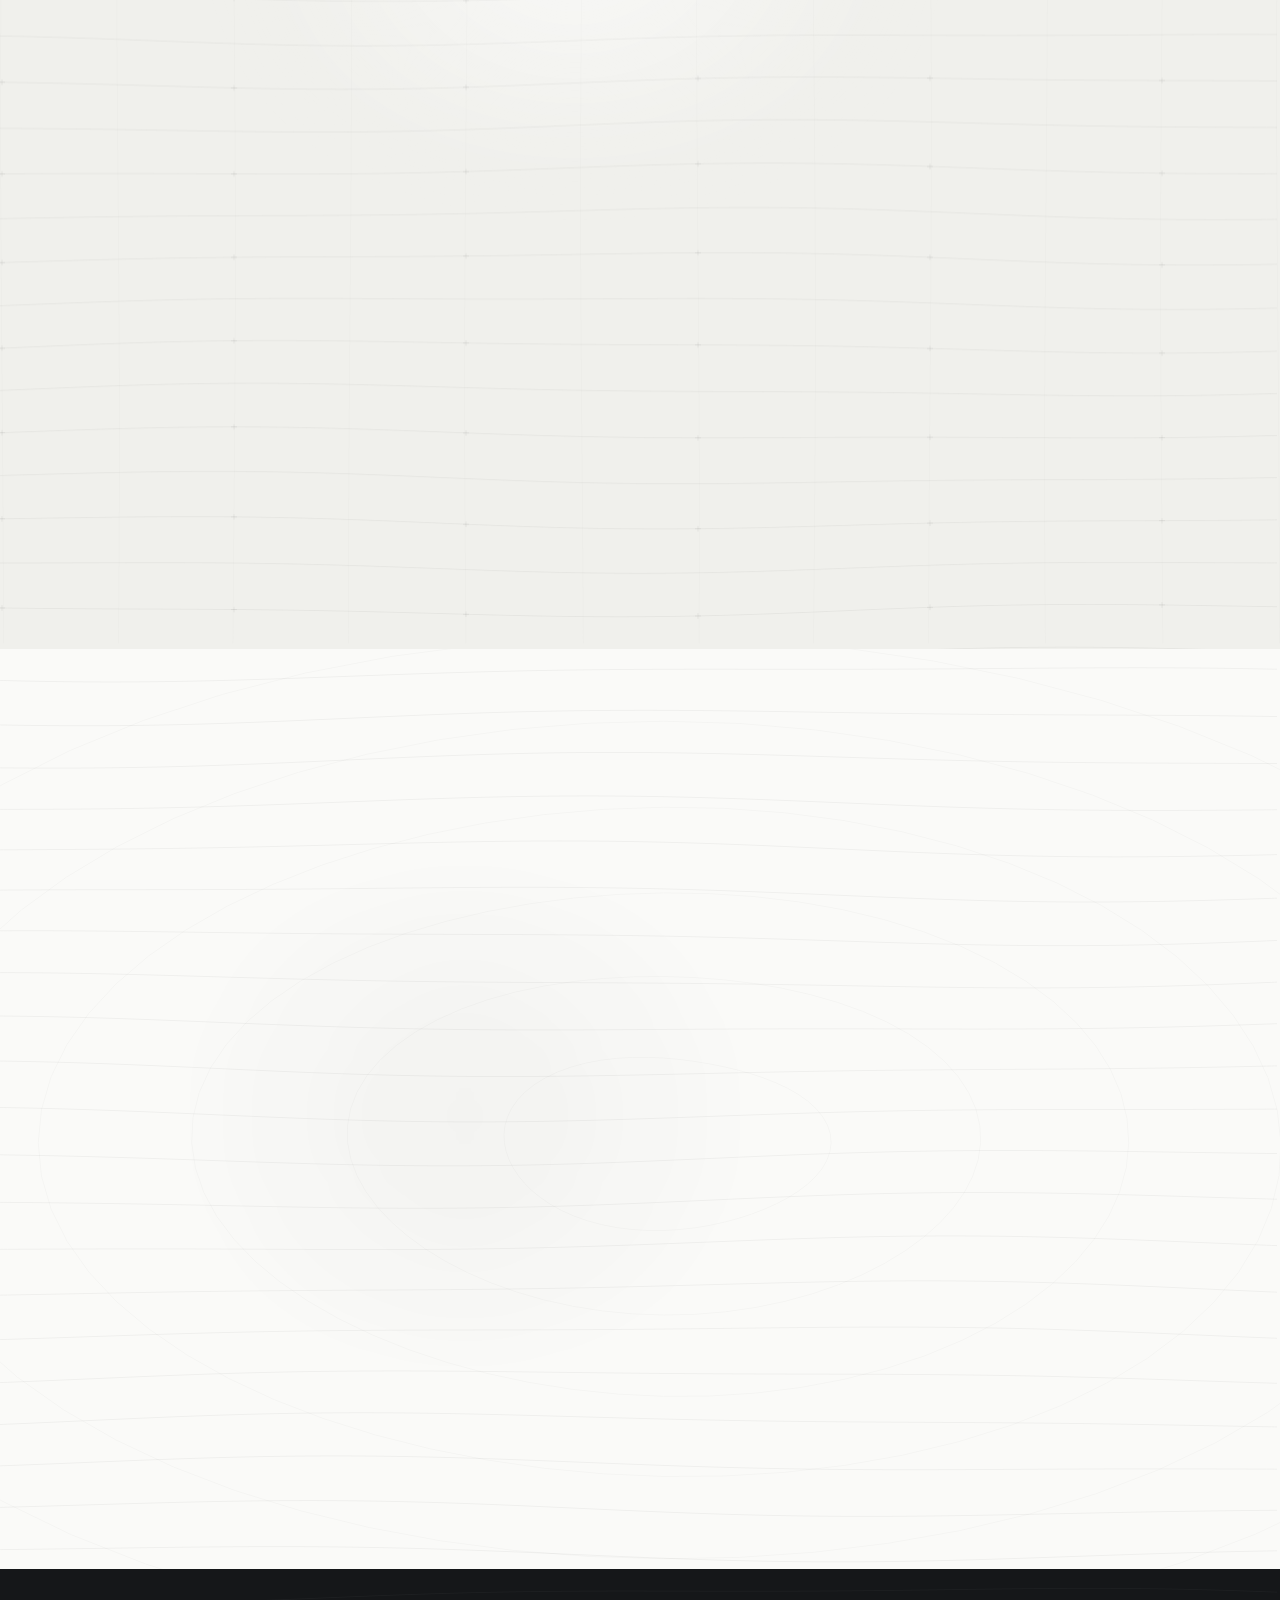
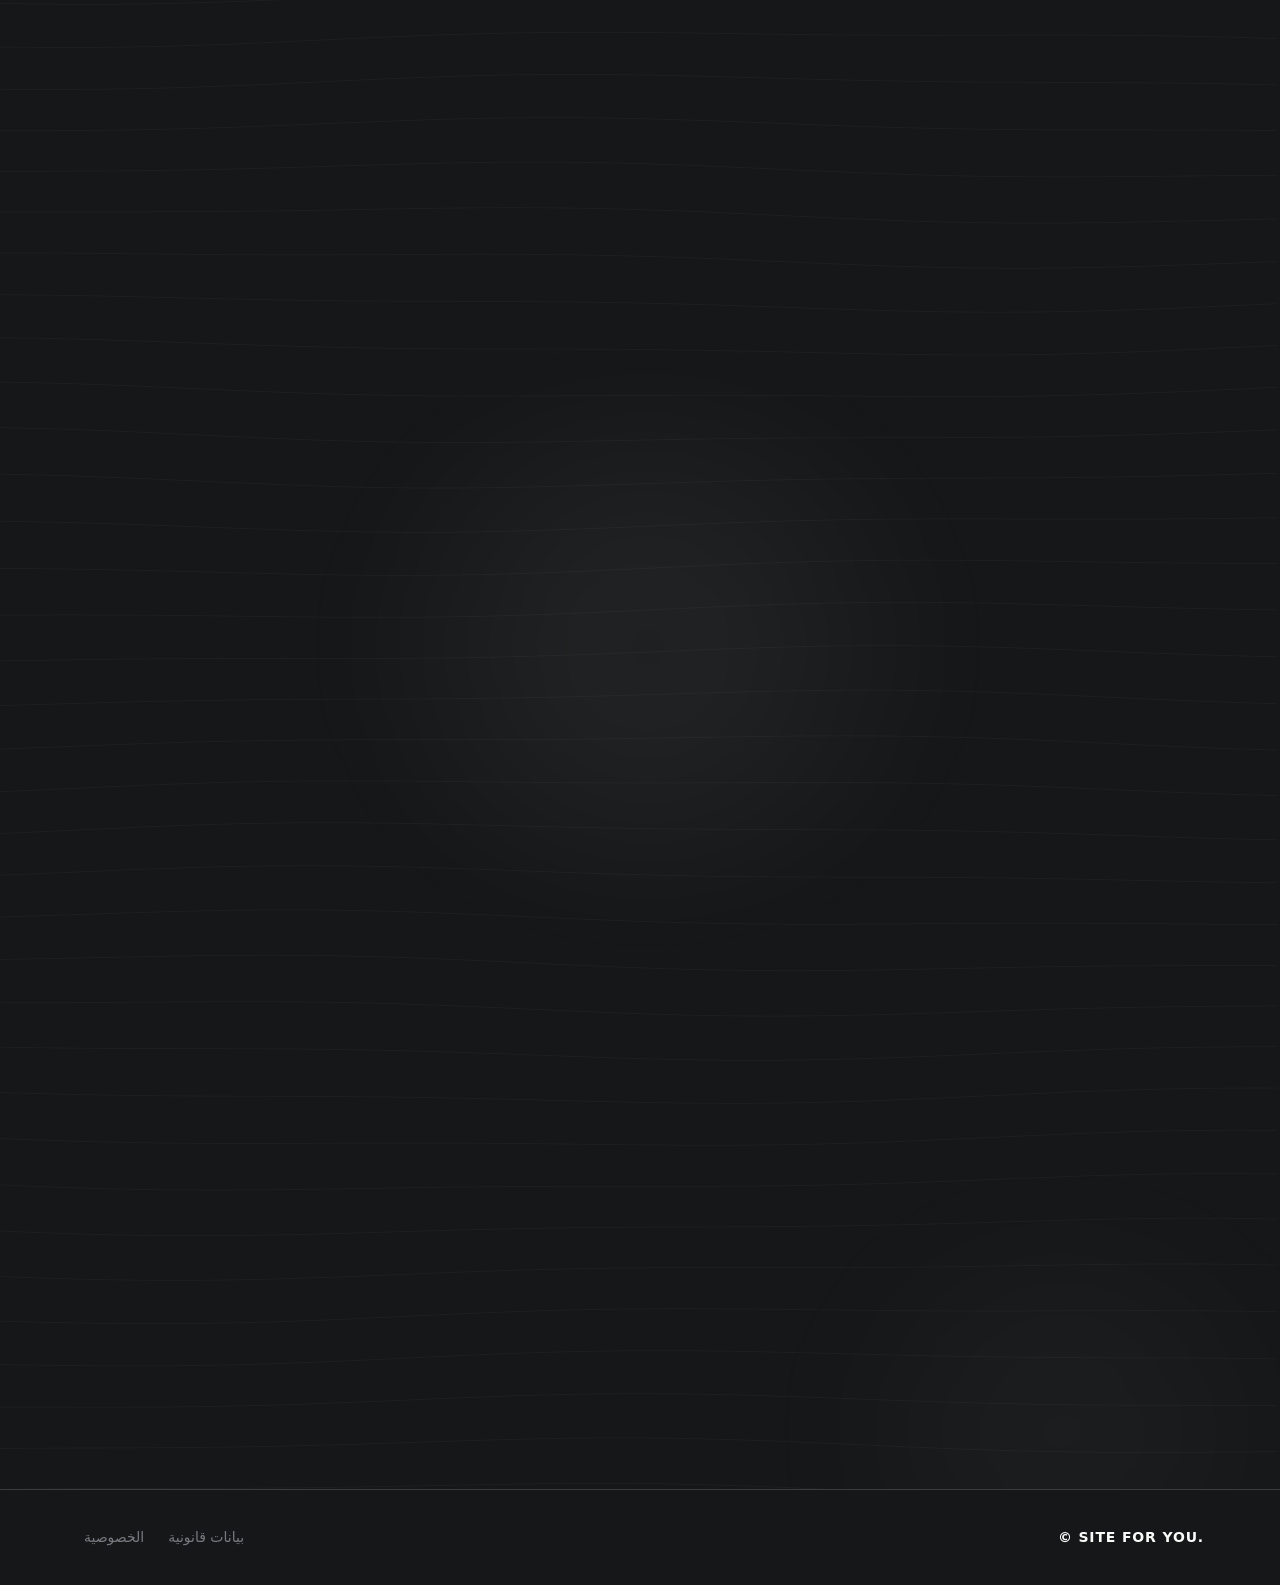
<file: ar/index.html>
<!DOCTYPE html>
<html lang="ar" dir="rtl">
<head>
  <meta charset="utf-8">
  <meta name="viewport" content="width=device-width, initial-scale=1">
  <title>SITE FOR YOU. — موقعك الإلكتروني. بكل بساطة.</title>
  <meta name="description" content="مواقع إلكترونية حديثة للشركات الصغيرة في النمسا. أسعار واضحة تبدأ من 300 €، خطوات بسيطة، وخدمة شخصية. استوديو تصميم مواقع في فيينا.">
  <meta name="theme-color" content="#151719">
  <link rel="icon" href="../assets/favicon.svg" type="image/svg+xml">

  <!-- Produktions-Domain: https://siteforyou.at -->
  <link rel="canonical" href="https://siteforyou.at/ar/">
  <link rel="alternate" hreflang="de" href="https://siteforyou.at/">
  <link rel="alternate" hreflang="en" href="https://siteforyou.at/en/">
  <link rel="alternate" hreflang="uk" href="https://siteforyou.at/uk/">
  <link rel="alternate" hreflang="tr" href="https://siteforyou.at/tr/">
  <link rel="alternate" hreflang="it" href="https://siteforyou.at/it/">
  <link rel="alternate" hreflang="zh-Hans" href="https://siteforyou.at/zh/">
  <link rel="alternate" hreflang="ar" href="https://siteforyou.at/ar/">
  <link rel="alternate" hreflang="x-default" href="https://siteforyou.at/">

  <meta property="og:type" content="website">
  <meta property="og:locale" content="ar_AE">
  <meta property="og:site_name" content="SITE FOR YOU.">
  <meta property="og:title" content="SITE FOR YOU. — موقعك الإلكتروني. بكل بساطة.">
  <meta property="og:description" content="مواقع إلكترونية حديثة للشركات الصغيرة. أسعار واضحة. خطوات بسيطة.">
  <meta property="og:url" content="https://siteforyou.at/ar/">
  <meta name="twitter:card" content="summary">

  <script>document.documentElement.classList.add("js");window.SFY_ROOT="../";window.SFY_ROUTE_LANG="ar";</script>
  <link rel="stylesheet" href="../styles.css?v=20261109a">
  <script src="../config.js?v=20261109a"></script>
  <script src="../locales/de.js?v=20261109a" defer></script>
  <script src="../locales/en.js?v=20261109a" defer></script>
  <script src="../locales/uk.js?v=20261109a" defer></script>
  <script src="../locales/tr.js?v=20261109a" defer></script>
  <script src="../locales/it.js?v=20261109a" defer></script>
  <script src="../locales/zh-Hans.js?v=20261109a" defer></script>
  <script src="../locales/ar.js?v=20261109a" defer></script>
  <script src="../i18n.js?v=20261109a" defer></script>
  <script src="../script.js?v=20261109a" defer></script>
  <script src="../effects.js?v=20261109a" defer></script>
</head>
<body data-page="home">
  <a class="skip" href="#arbeiten" data-i18n="nav.skip">انتقل إلى المحتوى</a>

  <header class="header" id="header">
    <div class="wrap header__in">
      <a class="logo" href="#top" dir="ltr" aria-label="SITE FOR YOU. – العودة إلى الأعلى" data-i18n-aria="nav.logoAria">SITE FOR YOU.</a>
      <div class="header__actions">
        <div class="lang" id="lang-switcher" data-typo-skip="1">
          <button type="button" class="lang__btn" id="lang-btn" aria-haspopup="listbox" aria-expanded="false" aria-controls="lang-menu" aria-label="undefined (العربية)">
            <span class="lang__code" id="lang-current" dir="ltr">AR</span>
            <svg class="lang__chev" width="10" height="6" viewBox="0 0 10 6" fill="none" aria-hidden="true">
              <path d="M1 1L5 5L9 1" stroke="currentColor" stroke-width="1.4" stroke-linecap="round" stroke-linejoin="round"/>
            </svg>
          </button>
          <ul class="lang__menu" id="lang-menu" role="listbox" aria-label="undefined" tabindex="-1"></ul>
        </div>
        <a class="btn btn--small" href="#kontakt" data-i18n="nav.contact">تواصل معنا</a>
      </div>
    </div>
  </header>

  <!-- Dekorative Ebene für sanfte Tiefe bei Abschnittswechseln (keine Interaktion) -->
  <div class="depth-veil" id="depth-veil" aria-hidden="true"></div>

  <main id="top">
    <!-- 1. HERO -->
    <section class="hero" aria-labelledby="hero-title">
      <canvas class="hero__fx" id="hero-fx" aria-hidden="true"></canvas>
      <div class="wrap hero__in">
        <p class="hero__meta" data-i18n="hero.meta">استوديو تصميم مواقع</p>
        <h1 id="hero-title" class="hero__title" data-typo="words">
          <span class="line"><span data-i18n="hero.titleLine1">موقعك الإلكتروني.</span></span>
          <span class="line"><span data-i18n="hero.titleLine2">بكل بساطة.</span></span>
        </h1>
        <div class="hero__bottom">
          <p class="hero__text" data-i18n="hero.text">مواقع إلكترونية حديثة للشركات الصغيرة. أسعار واضحة. خطوات بسيطة.</p>
          <div class="hero__cta">
            <a class="btn btn--light btn--large" href="#preise"><span data-i18n="hero.cta">استعرض المواقع ابتداءً من 300 €</span> <span aria-hidden="true" class="arrow">↓</span></a>
            <p class="hero__loc" data-i18n="hero.loc">فيينا، النمسا</p>
          </div>
        </div>
      </div>
    </section>

    <!-- 2. SELECTED WORK -->
    <section class="section" id="arbeiten" aria-labelledby="work-title">
      <div class="wrap">
        <div class="section__head reveal">
          <div class="section__head-in">
            <h2 id="work-title" data-typo="words" data-i18n="work.title">أعمال مختارة.</h2>
            <p data-i18n="work.subtitle">ثلاثة نماذج متنوعة لمفاهيم المواقع الإلكترونية.</p>
          </div>
        </div>

        <div class="work">
          <article class="project project--featured reveal is-live" data-project="h11">
            <a class="project__link" href="https://illyastack.github.io/H11-demo/" target="_blank" rel="noopener noreferrer" aria-label="H11 Neubau – فتح العرض الحي لنموذج الموقع (علامة تبويب جديدة)" data-i18n-aria="work.h11Aria">
              <div class="project__media has-img">
                <img src="../assets/portfolio/h11.webp" srcset="../assets/portfolio/h11-720.webp 720w, ../assets/portfolio/h11.webp 1440w" sizes="(min-width: 1300px) 1130px, 100vw" width="1440" height="900" alt="الصفحة الرئيسية لنموذج الموقع الإلكتروني H11 Neubau" data-i18n-alt="work.h11Alt" decoding="async">
              </div>
              <div class="project__info">
                <div>
                  <h3 dir="ltr">H11 Neubau</h3>
                  <p data-i18n="work.h11Desc">مطعم · نموذج موقع إلكتروني</p>
                </div>
                <span class="project__cta" data-i18n="work.cta">عرض حي</span>
              </div>
            </a>
          </article>

          <article class="project reveal is-live" data-project="hairnails">
            <a class="project__link" href="https://illyastack.github.io/HairNails-demo/" target="_blank" rel="noopener noreferrer" aria-label="Hairnails – فتح العرض الحي لنموذج الموقع (علامة تبويب جديدة)" data-i18n-aria="work.hairnailsAria">
              <div class="project__media has-img">
                <img src="../assets/portfolio/hairnails.webp" srcset="../assets/portfolio/hairnails-720.webp 720w, ../assets/portfolio/hairnails.webp 1440w" sizes="(min-width: 720px) 50vw, 100vw" width="1440" height="900" alt="الصفحة الرئيسية لنموذج الموقع الإلكتروني Hairnails" data-i18n-alt="work.hairnailsAlt" loading="lazy" decoding="async">
              </div>
              <div class="project__info">
                <div>
                  <h3 dir="ltr">Hairnails</h3>
                  <p data-i18n="work.hairnailsDesc">تجميل وعناية · نموذج موقع إلكتروني</p>
                </div>
                <span class="project__cta" data-i18n="work.cta">عرض حي</span>
              </div>
            </a>
          </article>

          <article class="project reveal is-live" data-project="loz">
            <a class="project__link" href="https://illyastack.github.io/loz-redesign-demo/" target="_blank" rel="noopener noreferrer" aria-label="Loz – فتح العرض الحي لنموذج الموقع (علامة تبويب جديدة)" data-i18n-aria="work.lozAria">
              <div class="project__media has-img">
                <img src="../assets/portfolio/loz.webp" srcset="../assets/portfolio/loz-720.webp 720w, ../assets/portfolio/loz.webp 1440w" sizes="(min-width: 720px) 50vw, 100vw" width="1440" height="900" alt="الصفحة الرئيسية لنموذج الموقع الإلكتروني Loz" data-i18n-alt="work.lozAlt" loading="lazy" decoding="async">
              </div>
              <div class="project__info">
                <div>
                  <h3 dir="ltr">Loz</h3>
                  <p data-i18n="work.lozDesc">نموذج موقع إلكتروني</p>
                </div>
                <span class="project__cta" data-i18n="work.cta">عرض حي</span>
              </div>
            </a>
          </article>
        </div>
        <p class="note" data-i18n="work.note">الأعمال المعروضة هي نماذج ومفاهيم مواقع إلكترونية تم تصميمها وتطويرها بشكل مستقل.</p>
      </div>
    </section>

    <!-- 3. PRICING -->
    <section class="section section--alt" id="preise" aria-labelledby="price-title">
      <div class="wrap">
        <div class="section__head reveal">
          <div class="section__head-in">
            <h2 id="price-title" data-typo="words" data-i18n="price.title">بسيط. واضح. سريع.</h2>
          </div>
        </div>

        <div class="plans">
          <article class="plan reveal" data-plan="starter">
            <span class="plan__sel" aria-hidden="true" data-i18n="price.selectedBadge">✓ تم الاختيار</span>
            <h3 class="plan__name" data-i18n="price.starter.name">Starter</h3>
            <p class="plan__price" dir="ltr" data-i18n="price.starter.price">300 €</p>
            <p class="plan__desc" data-i18n="price.starter.desc">كل ما يهم عملك في صفحة واحدة متكاملة.</p>
            <ul class="plan__list">
              <li data-i18n="price.starter.f1">موقع من صفحة واحدة (One-Page)</li>
              <li data-i18n="price.starter.f2">حتى خمسة أقسام</li>
              <li data-i18n="price.starter.f3">مُحسَّن للهواتف الذكية وأجهزة الكمبيوتر</li>
              <li data-i18n="price.starter.f4">إعداد أساسي لمحركات البحث (SEO)</li>
              <li data-i18n="price.starter.f5">بيانات الاتصال أو قسم التواصل</li>
              <li data-i18n="price.starter.f6">جولة مراجعة وتعديل واحدة</li>
            </ul>
            <a class="btn btn--dark btn--block" href="#betreuung" data-package="starter" aria-pressed="false" role="button">اطلب باقة Starter</a>
          </article>

          <article class="plan reveal" data-plan="business">
            <span class="plan__sel" aria-hidden="true" data-i18n="price.selectedBadge">✓ تم الاختيار</span>
            <h3 class="plan__name" data-i18n="price.business.name">Business</h3>
            <p class="plan__price" dir="ltr" data-i18n="price.business.price">500 €</p>
            <p class="plan__desc" data-i18n="price.business.desc">مساحة أكبر لعرض خدمات شركتك.</p>
            <ul class="plan__list">
              <li data-i18n="price.business.f1">حتى خمس صفحات</li>
              <li data-i18n="price.business.f2">مُحسَّن للهواتف الذكية وأجهزة الكمبيوتر</li>
              <li data-i18n="price.business.f3">إعداد أساسي لمحركات البحث (SEO)</li>
              <li data-i18n="price.business.f4">قسم مخصص للتواصل</li>
              <li data-i18n="price.business.f5">ربط تقني بسيط حسب الاتفاق</li>
              <li data-i18n="price.business.f6">جولتا مراجعة وتعديل</li>
            </ul>
            <a class="btn btn--dark btn--block" href="#betreuung" data-package="business" aria-pressed="false" role="button">اطلب باقة Business</a>
          </article>

          <article class="plan plan--dark reveal" data-plan="custom">
            <span class="plan__sel" aria-hidden="true" data-i18n="price.selectedBadge">✓ تم الاختيار</span>
            <h3 class="plan__name" data-i18n="price.custom.name">Custom</h3>
            <p class="plan__price"><small data-i18n="price.custom.pricePrefix">ابتداءً من</small> <span dir="ltr" data-i18n="price.custom.priceAmount">1.000 €</span></p>
            <p class="plan__desc" data-i18n="price.custom.desc">حلول مخصصة للمشاريع الأكبر.</p>
            <ul class="plan__list">
              <li data-i18n="price.custom.f1">موقع إلكتروني مُخطط خصيصاً لمشروعك</li>
              <li data-i18n="price.custom.f2">تصميم ووظائف مصممة حسب الطلب</li>
              <li data-i18n="price.custom.f3">نطاق العمل والسعر حسب المتطلبات</li>
              <li data-i18n="price.custom.f4">استشارة شخصية للمشروع</li>
            </ul>
            <a class="btn btn--light btn--block" href="#betreuung" data-package="custom" aria-pressed="false" role="button">اطلب مشروعاً مخصصاً</a>
          </article>
        </div>
        <p class="note reveal" data-i18n="price.note">تكلفة إنشاء تُدفع لمرة واحدة. يتم الاتفاق على النطاق (Domain) والرعاية المستمرة بشكل منفصل.</p>
      </div>
    </section>

    <!-- 4. MAINTENANCE -->
    <section class="section" id="betreuung" aria-labelledby="care-title">
      <div class="wrap" id="care-wrap">
        <div class="section__head reveal">
          <div class="section__head-in">
            <h2 id="care-title" data-typo="words" data-i18n="care.title">رعاية وصيانة الموقع.</h2>
            <p data-i18n="care.subtitle">عند الرغبة، نعتني بموقعك الإلكتروني تقنياً حتى بعد إطلاقه.</p>
          </div>
        </div>

        <!-- Erscheint nur, wenn zuvor ein Website-Paket gewählt wurde -->
        <div class="collapse is-closed" id="care-context" inert>
          <div class="collapse__in">
            <div class="care-context">
              <p class="care-context__line"><span class="care-context__check" aria-hidden="true">✓</span> <span data-i18n="care.contextPrefix">باقة الموقع المختارة:</span> <strong id="care-context-pkg"></strong> <a href="#preise" id="care-change" data-i18n="care.contextChange">تغيير</a></p>
              <p class="care-context__hint" data-i18n="care.contextHint">اختياري: أضف باقة رعاية شهرية أو تابع بدون رعاية مستمرة.</p>
            </div>
          </div>
        </div>

        <div class="care">
          <article class="care__item reveal" data-care-card="basic">
            <span class="care__sel" aria-hidden="true" data-i18n="price.selectedBadge">✓ تم الاختيار</span>
            <div class="care__top">
              <h3 data-i18n="care.basic.name">Basic Care</h3>
              <p class="care__price"><span class="care__amount" dir="ltr" data-i18n="care.basic.price">20 €</span> <span class="care__per" data-i18n="care.perMonth">/ شهرياً</span></p>
            </div>
            <ul class="care__list">
              <li data-i18n="care.basic.f1">الاستضافة (Hosting)</li>
              <li data-i18n="care.basic.f2">تشفير وأمان SSL</li>
              <li data-i18n="care.basic.f3">مراقبة تقنية أساسية</li>
              <li data-i18n="care.basic.f4">نسخ احتياطي (حسب دعم الاستضافة)</li>
            </ul>
            <a class="btn btn--outline care__cta" href="#kontakt" data-care="basic" role="button" aria-pressed="false"><span class="care__cta-label">اطلب Basic Care</span></a>
          </article>

          <article class="care__item reveal" data-care-card="premium">
            <span class="care__sel" aria-hidden="true" data-i18n="price.selectedBadge">✓ تم الاختيار</span>
            <div class="care__top">
              <h3 data-i18n="care.premium.name">Premium Care</h3>
              <p class="care__price"><span class="care__amount" dir="ltr" data-i18n="care.premium.price">40 €</span> <span class="care__per" data-i18n="care.perMonth">/ شهرياً</span></p>
            </div>
            <p class="care__plus" data-i18n="care.premium.plus">كل ما في Basic Care، بالإضافة إلى:</p>
            <ul class="care__list">
              <li data-i18n="care.premium.f1">حتى تعديلين بسيطين على المحتوى شهرياً</li>
              <li data-i18n="care.premium.f2">حتى 30 دقيقة وقت عمل شهرياً</li>
            </ul>
            <a class="btn btn--outline care__cta" href="#kontakt" data-care="premium" role="button" aria-pressed="false"><span class="care__cta-label">اطلب Premium Care</span></a>
          </article>
        </div>

        <!-- Nur sichtbar, wenn ein Website-Paket gewählt wurde -->
        <div class="collapse is-closed" id="care-skip" inert>
          <div class="collapse__in">
            <div class="care-skip">
              <button type="button" class="btn btn--ghost" id="skip-care"><span data-i18n="care.skip">المتابعة بدون باقة رعاية</span> <span aria-hidden="true" class="arrow arrow--right">→</span></button>
            </div>
          </div>
        </div>

        <p class="note reveal" data-i18n="care.note">خدمات شهرية اختيارية – غير مشمولة في سعر إنشاء الموقع. النطاقات وأعمال التطوير الإضافية غير مشمولة تلقائياً.</p>
      </div>
    </section>

    <!-- 5. CONTACT -->
    <section class="contact" id="kontakt" aria-labelledby="contact-title">
      <div class="wrap contact__in" id="contact-wrap">
        <div class="contact__intro reveal">
          <div class="contact__sticky" id="contact-sticky">
            <h2 id="contact-title" data-typo="words" data-i18n="form.title">هل أنت مستعد لموقعك الجديد؟</h2>
            <p data-i18n="form.intro">حدثنا باختصار عن مشروعك، وسنتواصل معك شخصياً.</p>
            <p class="contact__fallback" id="mail-fallback" hidden>
              <span data-i18n="form.mailFallbackPrefix">تفضل التواصل عبر البريد الإلكتروني؟</span> <a id="mail-link" href="#" dir="ltr"></a>
            </p>
          </div>
        </div>

        <form class="form form-seq" id="form" novalidate>
          <fieldset class="choice" id="fs-type">
            <legend data-i18n="form.typeLegend">ما الذي تحتاج إليه؟</legend>
            <div class="choice__grid choice__grid--2">
              <label class="rc"><input type="radio" name="Anfrageart" value="website" checked><span class="rc__body"><span class="rc__name" data-i18n="form.typeWebsite">موقع إلكتروني جديد</span></span></label>
              <label class="rc"><input type="radio" name="Anfrageart" value="maintenance"><span class="rc__body"><span class="rc__name" data-i18n="form.typeMaint">رعاية موقع إلكتروني</span></span></label>
            </div>
          </fieldset>

          <!-- Zusammenfassung der aktuellen Auswahl (animiert jede Zeile separat) -->
          <div class="summary" id="summary">
            <div class="summary__head">
              <span class="summary__title" id="summary-title" data-i18n="form.summaryTitle">اختيارك الحالي</span>
              <button type="button" class="summary__toggle" id="sel-toggle" aria-expanded="true" aria-controls="sel">طيّ الخيارات</button>
            </div>
            <div class="summary__rows" id="summary-list" aria-live="polite" aria-labelledby="summary-title">
              <div class="summary__row" id="sum-row-empty">
                <div class="summary__row-in">
                  <div class="summary__empty" id="sum-empty-txt">يرجى اختيار باقة الموقع الإلكتروني.</div>
                </div>
              </div>
              <div class="summary__row is-closed" id="sum-row-web">
                <div class="summary__row-in">
                  <div class="summary__item"><span class="summary__val" id="sum-web-val"></span><span class="summary__tag" id="sum-web-tag" data-i18n="form.tagWebsite">الموقع</span></div>
                </div>
              </div>
              <div class="summary__row is-closed" id="sum-row-care">
                <div class="summary__row-in">
                  <div class="summary__item"><span class="summary__val" id="sum-care-val"></span><span class="summary__tag" id="sum-care-tag">الرعاية</span></div>
                </div>
              </div>
            </div>
            <p class="err" id="sel-err" role="alert"></p>
          </div>

          <!-- Auswahlfelder (ein-/ausklappbar, ersetzen keine Formularfelder) -->
          <div class="collapse" id="sel">
            <div class="collapse__in">
              <div class="collapse" id="panel-website">
                <div class="collapse__in stack">
                  <fieldset class="choice">
                    <legend data-i18n="form.pkgLegend">الباقة المطلوبة</legend>
                    <div class="choice__grid">
                      <label class="rc"><input type="radio" name="w_pkg" value="starter"><span class="rc__body"><span class="rc__name" data-i18n="price.starter.name">Starter</span><span class="rc__price" data-i18n="form.rcStarterPrice">300 €</span></span></label>
                      <label class="rc"><input type="radio" name="w_pkg" value="business"><span class="rc__body"><span class="rc__name" data-i18n="price.business.name">Business</span><span class="rc__price" data-i18n="form.rcBusinessPrice">500 €</span></span></label>
                      <label class="rc"><input type="radio" name="w_pkg" value="custom"><span class="rc__body"><span class="rc__name" data-i18n="price.custom.name">Custom</span><span class="rc__price" data-i18n="form.rcCustomPrice">ابتداءً من 1.000 €</span></span></label>
                    </div>
                  </fieldset>
                  <fieldset class="choice">
                    <legend><span data-i18n="form.careLegend">إضافة باقة رعاية</span> <span class="opt" data-i18n="form.optional">(اختياري)</span></legend>
                    <div class="choice__grid">
                      <label class="rc"><input type="radio" name="w_care" value="none" checked><span class="rc__body"><span class="rc__name" data-i18n="form.careNoneName">بدون</span><span class="rc__price" data-i18n="form.careNonePrice">بدون باقة رعاية</span></span></label>
                      <label class="rc"><input type="radio" name="w_care" value="basic"><span class="rc__body"><span class="rc__name" data-i18n="care.basic.name">Basic Care</span><span class="rc__price" data-i18n="form.rcBasicPrice">20 €/شهرياً</span></span></label>
                      <label class="rc"><input type="radio" name="w_care" value="premium"><span class="rc__body"><span class="rc__name" data-i18n="care.premium.name">Premium Care</span><span class="rc__price" data-i18n="form.rcPremiumPrice">40 €/شهرياً</span></span></label>
                    </div>
                  </fieldset>
                </div>
              </div>

              <div class="collapse is-closed" id="panel-maint" inert>
                <div class="collapse__in stack">
                  <fieldset class="choice">
                    <legend data-i18n="form.maintLegend">باقة الرعاية المطلوبة</legend>
                    <div class="choice__grid choice__grid--2">
                      <label class="rc"><input type="radio" name="m_care" value="basic"><span class="rc__body"><span class="rc__name" data-i18n="care.basic.name">Basic Care</span><span class="rc__price" data-i18n="form.rcBasicPrice">20 €/شهرياً</span></span></label>
                      <label class="rc"><input type="radio" name="m_care" value="premium"><span class="rc__body"><span class="rc__name" data-i18n="care.premium.name">Premium Care</span><span class="rc__price" data-i18n="form.rcPremiumPrice">40 €/شهرياً</span></span></label>
                    </div>
                  </fieldset>
                </div>
              </div>
            </div>
          </div>

          <!-- Nur bei Betreuung ohne neue Website -->
          <div class="collapse is-closed" id="panel-url" inert>
            <div class="collapse__in stack">
              <div class="field" id="field-url">
                <label for="url"><span data-i18n="form.urlLabel">رابط الموقع الحالي</span> <span class="opt" data-i18n="form.optional">(اختياري)</span></label>
                <input id="url" name="Bestehende-Website" type="url" dir="ltr" inputmode="url" autocomplete="url" maxlength="200" placeholder="https://" data-i18n-placeholder="form.urlPlaceholder" aria-describedby="url-err">
                <p class="err" id="url-err" role="alert"></p>
              </div>
              <p class="choice__note" data-i18n="form.maintNote">تتم رعاية المواقع القائمة بعد إجراء فحص تقني مسبق.</p>
            </div>
          </div>

          <div class="field">
            <label for="company" data-i18n="form.companyLabel">الشركة / النشاط التجاري</label>
            <input id="company" name="Unternehmen" type="text" autocomplete="organization" maxlength="100" required aria-describedby="company-err">
            <p class="err" id="company-err" role="alert"></p>
          </div>

          <div class="field">
            <label for="name" data-i18n="form.nameLabel">الاسم</label>
            <input id="name" name="Kontaktperson" type="text" autocomplete="name" maxlength="100" required aria-describedby="name-err">
            <p class="err" id="name-err" role="alert"></p>
          </div>

          <div class="field">
            <label for="email" data-i18n="form.emailLabel">البريد الإلكتروني</label>
            <input id="email" name="email" type="email" dir="ltr" inputmode="email" autocomplete="email" required aria-describedby="email-err">
            <p class="err" id="email-err" role="alert"></p>
          </div>

          <div class="field">
            <label for="phone"><span data-i18n="form.phoneLabel">رقم الهاتف</span> <span class="opt" data-i18n="form.optional">(اختياري)</span></label>
            <input id="phone" name="Telefon" type="tel" dir="ltr" inputmode="tel" autocomplete="tel" maxlength="40">
          </div>

          <div class="field">
            <label for="message"><span data-i18n="form.messageLabel">وصف المشروع</span> <span class="opt" data-i18n="form.optional">(اختياري)</span></label>
            <textarea id="message" name="Projektbeschreibung" rows="4" maxlength="3000"></textarea>
          </div>

          <!-- Spam-Falle: für Menschen unsichtbar -->
          <div class="hp" aria-hidden="true">
            <label><span data-i18n="form.hpLabel">يرجى عدم ملء هذا الحقل</span> <input type="text" name="_gotcha" tabindex="-1" autocomplete="off"></label>
          </div>

          <div class="form__submit">
            <p class="form__privacy"><span data-i18n="form.privacyPrefix">نستخدم بياناتك حصرياً لمعالجة طلبك والرد عليك. لمزيد من المعلومات يرجى الاطلاع على </span><a href="../datenschutz.html" data-i18n="form.privacyLink">سياسة الخصوصية</a><span data-i18n="form.privacySuffix">.</span></p>
            <button class="btn btn--dark btn--block btn--large" type="submit" id="submit">
              <span class="btn__label" data-i18n="form.submit">إرسال الطلب</span>
            </button>
            <p class="form__hint" data-i18n="form.hint">استفسار غير ملزم – لا تترتب عليه أي تكاليف أو التزام تعاقدي.</p>
          </div>
          <div class="status" id="status" role="status" aria-live="polite" tabindex="-1"></div>
        </form>
      </div>
    </section>
  </main>

  <footer class="footer">
    <div class="wrap footer__in">
      <p dir="ltr">© SITE FOR YOU.</p>
      <nav aria-label="روابط قانونية" data-i18n-aria="footer.legalNavAria">
        <a href="../impressum.html" data-i18n="footer.impressum">بيانات قانونية</a>
        <a href="../datenschutz.html" data-i18n="footer.privacy">الخصوصية</a>
      </nav>
    </div>
  </footer>
</body>
</html>
</file>
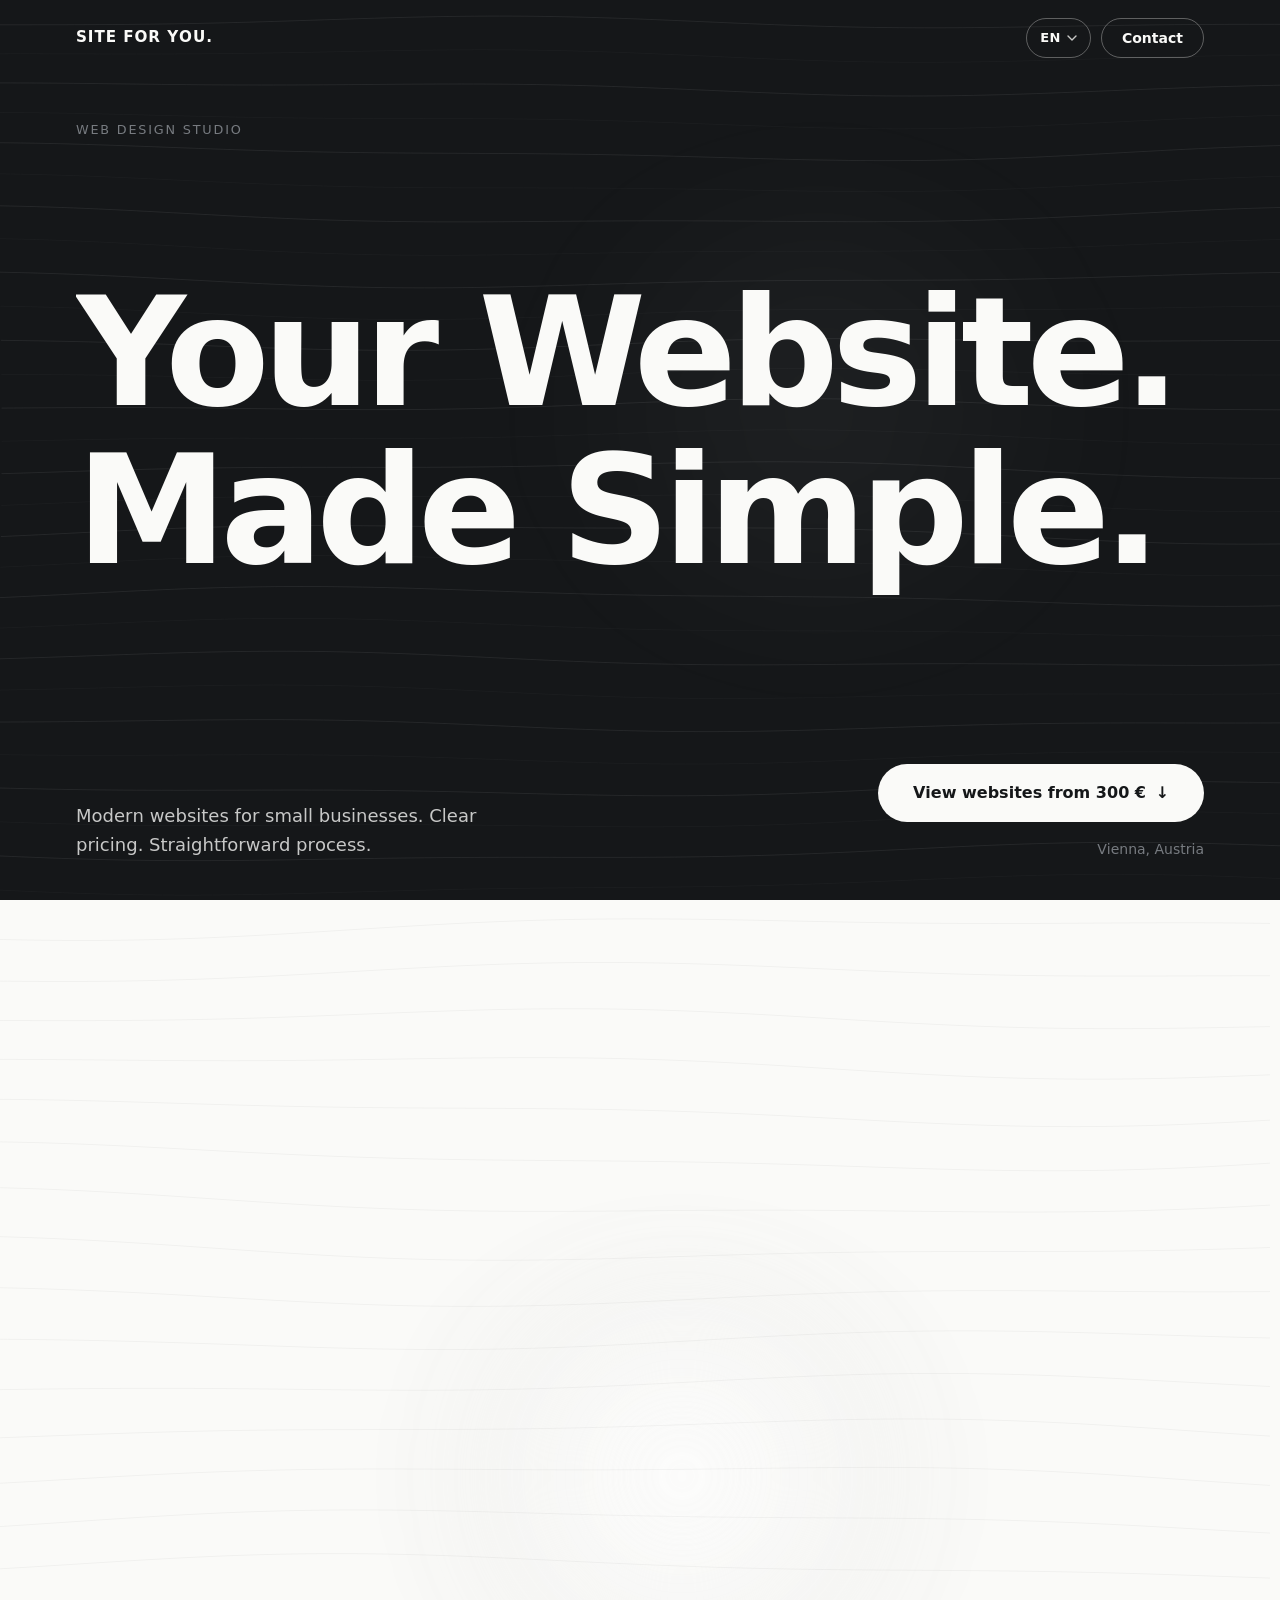
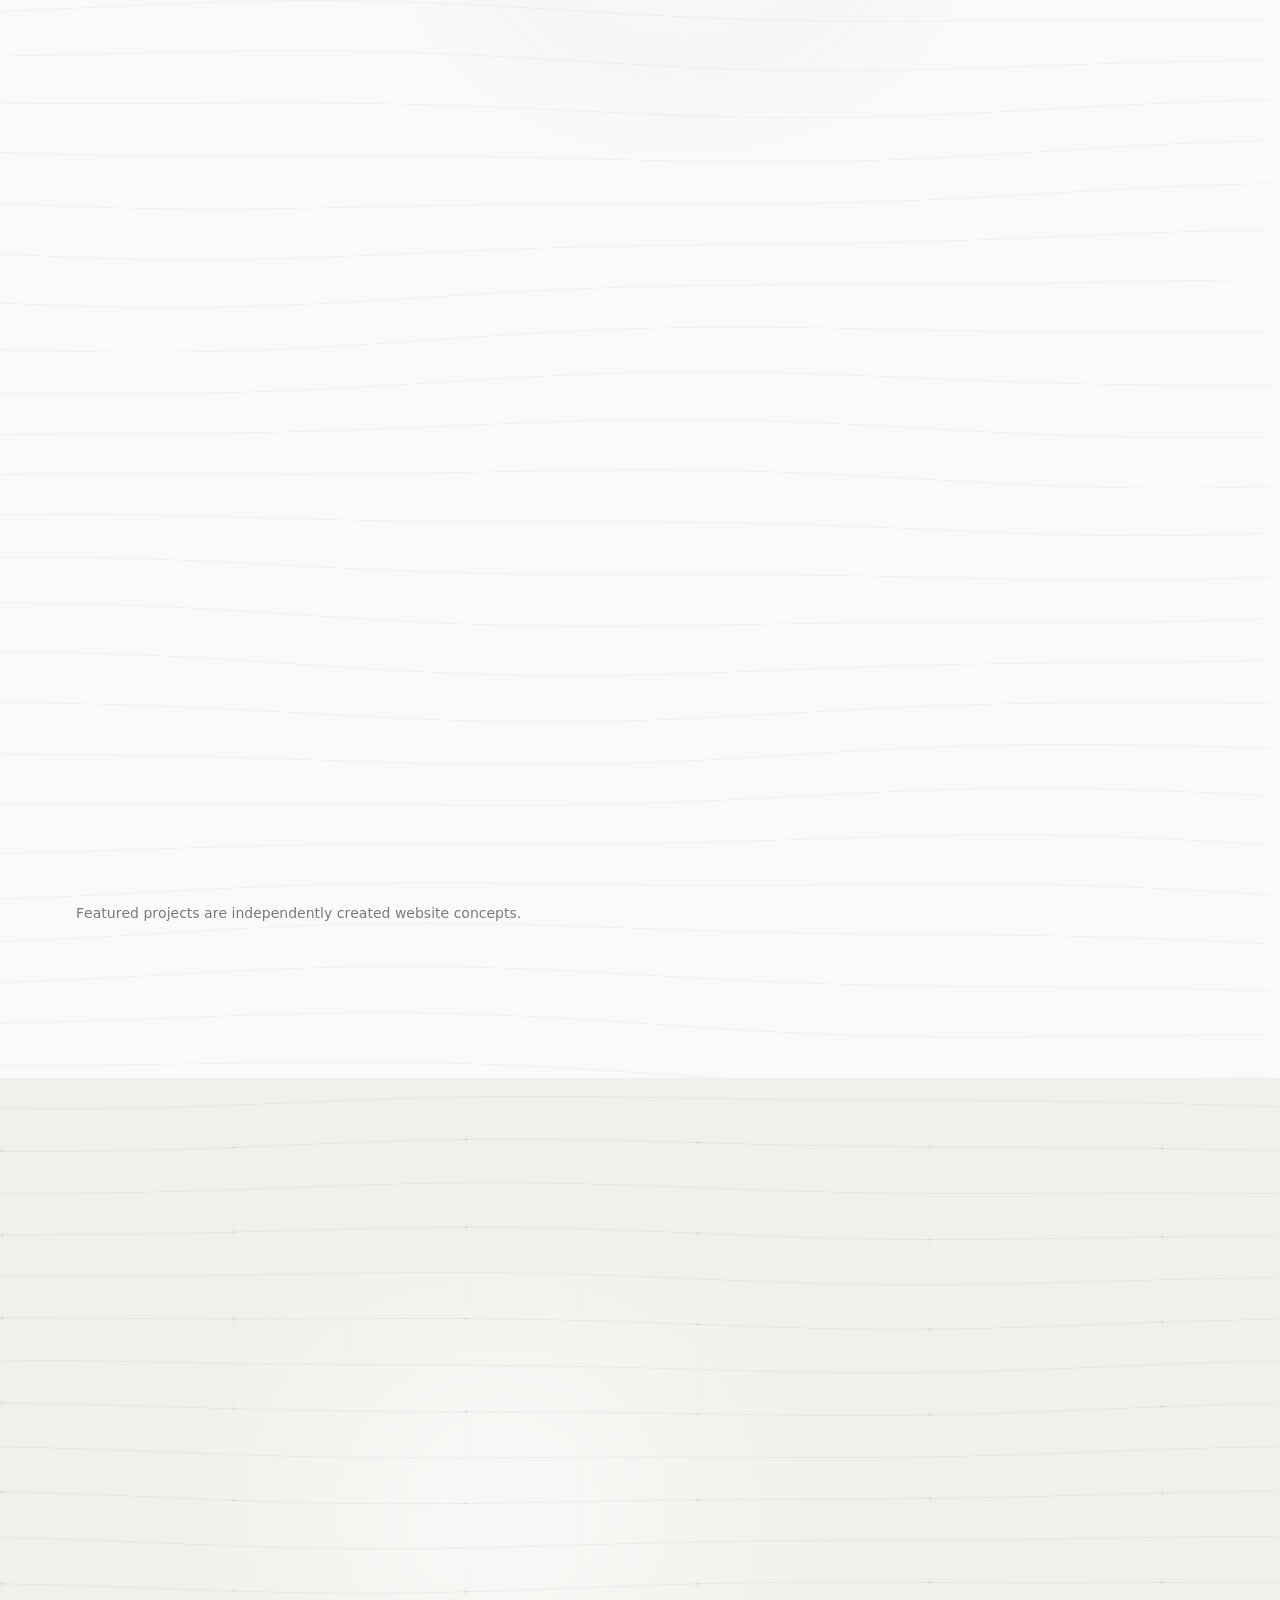
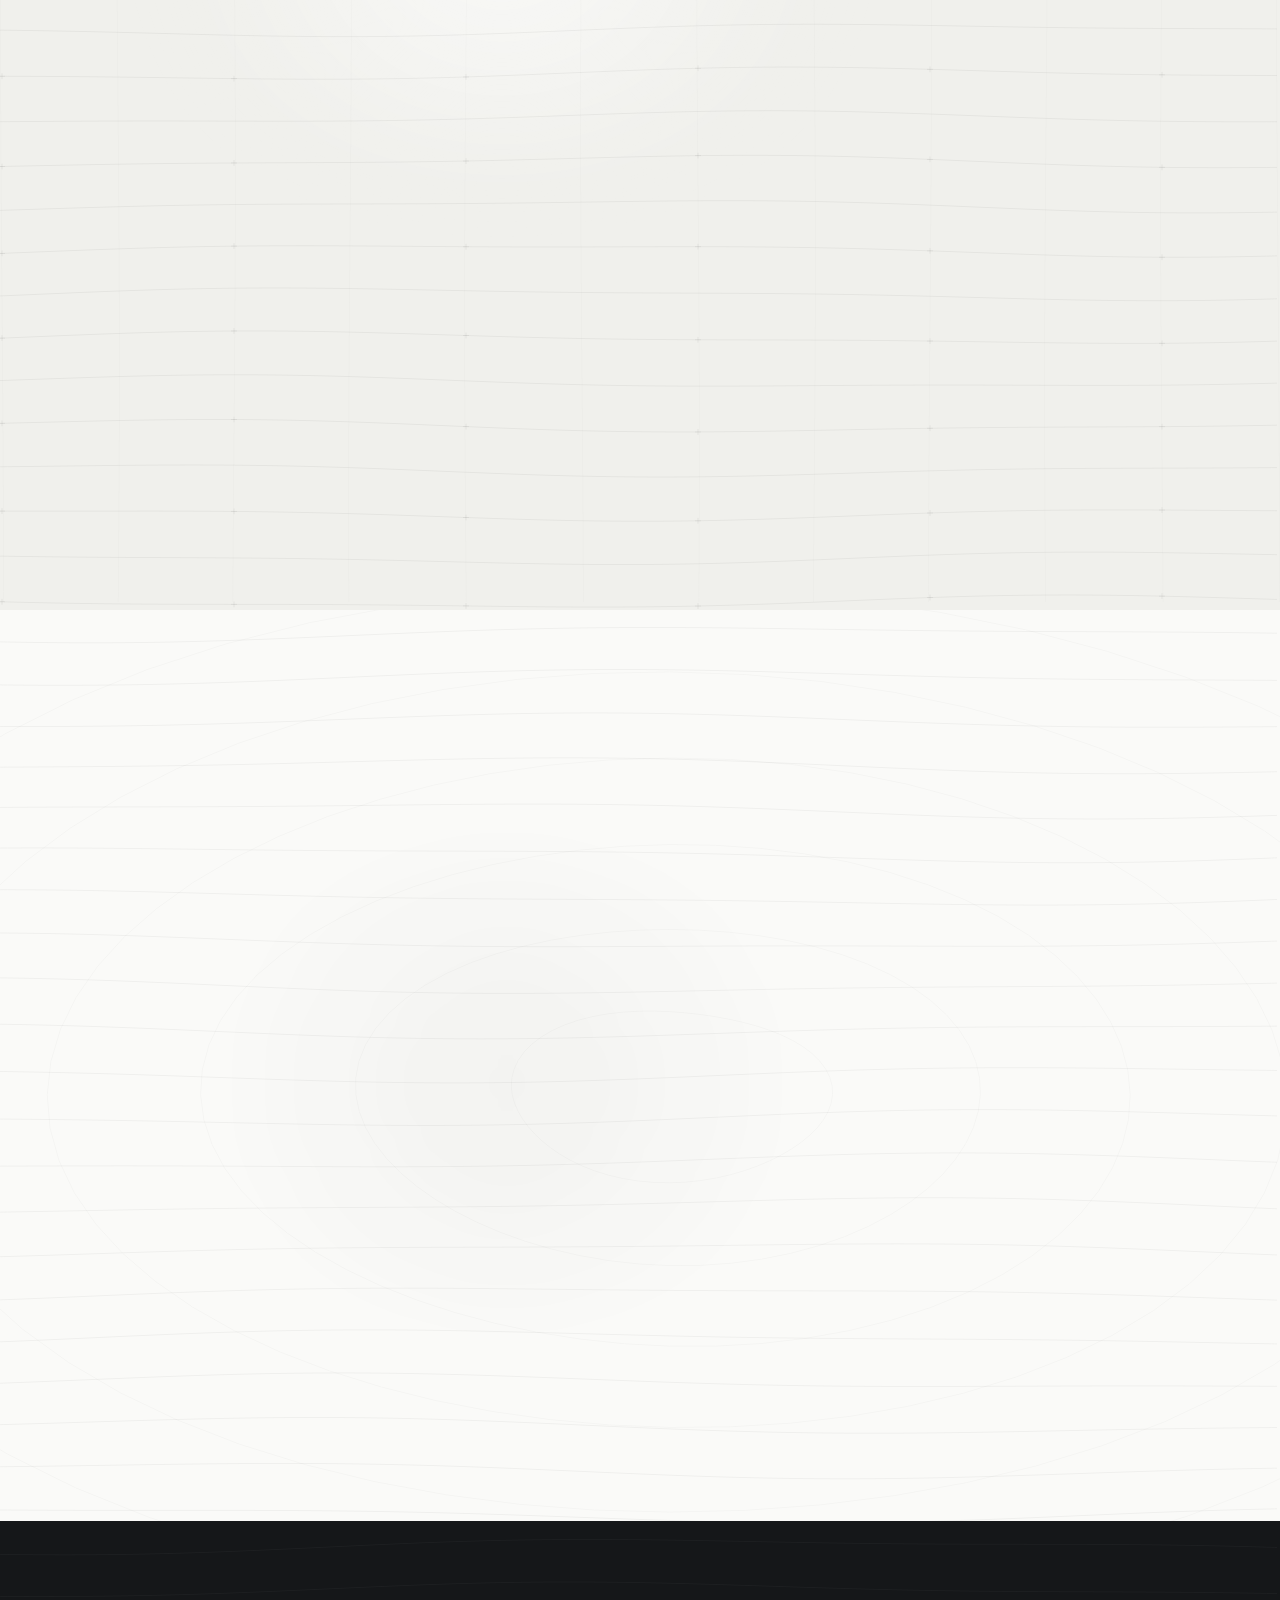
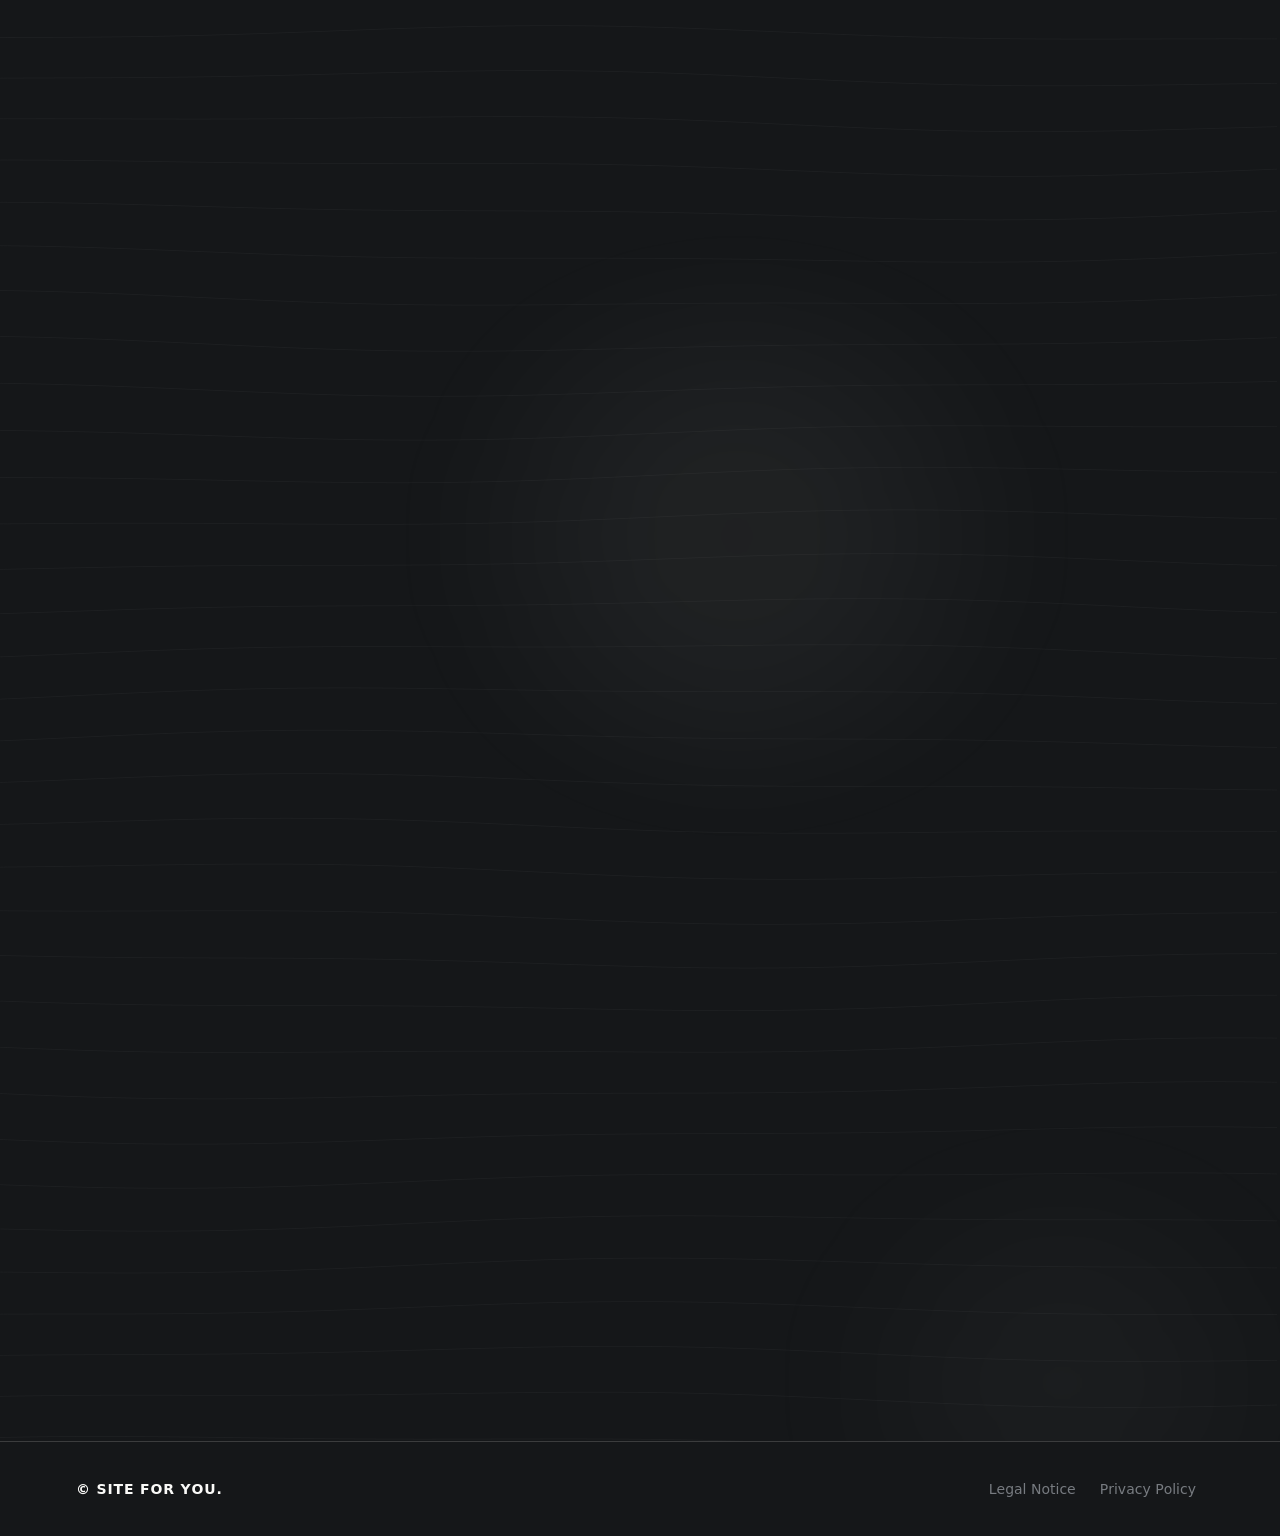
<file: en/index.html>
<!DOCTYPE html>
<html lang="en" dir="ltr">
<head>
  <meta charset="utf-8">
  <meta name="viewport" content="width=device-width, initial-scale=1">
  <title>SITE FOR YOU. — Your Website. Made Simple.</title>
  <meta name="description" content="Modern websites for small businesses in Austria. Clear pricing from 300 €, straightforward process, personal care. Web design studio in Vienna.">
  <meta name="theme-color" content="#151719">
  <link rel="icon" href="../assets/favicon.svg" type="image/svg+xml">

  <!-- Produktions-Domain: https://siteforyou.at -->
  <link rel="canonical" href="https://siteforyou.at/en/">
  <link rel="alternate" hreflang="de" href="https://siteforyou.at/">
  <link rel="alternate" hreflang="en" href="https://siteforyou.at/en/">
  <link rel="alternate" hreflang="uk" href="https://siteforyou.at/uk/">
  <link rel="alternate" hreflang="tr" href="https://siteforyou.at/tr/">
  <link rel="alternate" hreflang="it" href="https://siteforyou.at/it/">
  <link rel="alternate" hreflang="zh-Hans" href="https://siteforyou.at/zh/">
  <link rel="alternate" hreflang="ar" href="https://siteforyou.at/ar/">
  <link rel="alternate" hreflang="x-default" href="https://siteforyou.at/">

  <meta property="og:type" content="website">
  <meta property="og:locale" content="en_US">
  <meta property="og:site_name" content="SITE FOR YOU.">
  <meta property="og:title" content="SITE FOR YOU. — Your Website. Made Simple.">
  <meta property="og:description" content="Modern websites for small businesses. Clear pricing. Straightforward process.">
  <meta property="og:url" content="https://siteforyou.at/en/">
  <meta name="twitter:card" content="summary">

  <script>document.documentElement.classList.add("js");window.SFY_ROOT="../";window.SFY_ROUTE_LANG="en";</script>
  <link rel="stylesheet" href="../styles.css?v=20261109a">
  <script src="../config.js?v=20261109a"></script>
  <script src="../locales/de.js?v=20261109a" defer></script>
  <script src="../locales/en.js?v=20261109a" defer></script>
  <script src="../locales/uk.js?v=20261109a" defer></script>
  <script src="../locales/tr.js?v=20261109a" defer></script>
  <script src="../locales/it.js?v=20261109a" defer></script>
  <script src="../locales/zh-Hans.js?v=20261109a" defer></script>
  <script src="../locales/ar.js?v=20261109a" defer></script>
  <script src="../i18n.js?v=20261109a" defer></script>
  <script src="../script.js?v=20261109a" defer></script>
  <script src="../effects.js?v=20261109a" defer></script>
</head>
<body data-page="home">
  <a class="skip" href="#arbeiten" data-i18n="nav.skip">Skip to content</a>

  <header class="header" id="header">
    <div class="wrap header__in">
      <a class="logo" href="#top" dir="ltr" aria-label="SITE FOR YOU. – back to top" data-i18n-aria="nav.logoAria">SITE FOR YOU.</a>
      <div class="header__actions">
        <div class="lang" id="lang-switcher" data-typo-skip="1">
          <button type="button" class="lang__btn" id="lang-btn" aria-haspopup="listbox" aria-expanded="false" aria-controls="lang-menu" aria-label="undefined (English)">
            <span class="lang__code" id="lang-current" dir="ltr">EN</span>
            <svg class="lang__chev" width="10" height="6" viewBox="0 0 10 6" fill="none" aria-hidden="true">
              <path d="M1 1L5 5L9 1" stroke="currentColor" stroke-width="1.4" stroke-linecap="round" stroke-linejoin="round"/>
            </svg>
          </button>
          <ul class="lang__menu" id="lang-menu" role="listbox" aria-label="undefined" tabindex="-1"></ul>
        </div>
        <a class="btn btn--small" href="#kontakt" data-i18n="nav.contact">Contact</a>
      </div>
    </div>
  </header>

  <!-- Dekorative Ebene für sanfte Tiefe bei Abschnittswechseln (keine Interaktion) -->
  <div class="depth-veil" id="depth-veil" aria-hidden="true"></div>

  <main id="top">
    <!-- 1. HERO -->
    <section class="hero" aria-labelledby="hero-title">
      <canvas class="hero__fx" id="hero-fx" aria-hidden="true"></canvas>
      <div class="wrap hero__in">
        <p class="hero__meta" data-i18n="hero.meta">Web Design Studio</p>
        <h1 id="hero-title" class="hero__title" data-typo="words">
          <span class="line"><span data-i18n="hero.titleLine1">Your Website.</span></span>
          <span class="line"><span data-i18n="hero.titleLine2">Made Simple.</span></span>
        </h1>
        <div class="hero__bottom">
          <p class="hero__text" data-i18n="hero.text">Modern websites for small businesses. Clear pricing. Straightforward process.</p>
          <div class="hero__cta">
            <a class="btn btn--light btn--large" href="#preise"><span data-i18n="hero.cta">View websites from 300 €</span> <span aria-hidden="true" class="arrow">↓</span></a>
            <p class="hero__loc" data-i18n="hero.loc">Vienna, Austria</p>
          </div>
        </div>
      </div>
    </section>

    <!-- 2. SELECTED WORK -->
    <section class="section" id="arbeiten" aria-labelledby="work-title">
      <div class="wrap">
        <div class="section__head reveal">
          <div class="section__head-in">
            <h2 id="work-title" data-typo="words" data-i18n="work.title">Selected Work.</h2>
            <p data-i18n="work.subtitle">Three distinct website concepts.</p>
          </div>
        </div>

        <div class="work">
          <article class="project project--featured reveal is-live" data-project="h11">
            <a class="project__link" href="https://illyastack.github.io/H11-demo/" target="_blank" rel="noopener noreferrer" aria-label="H11 Neubau – open website concept live demo (new tab)" data-i18n-aria="work.h11Aria">
              <div class="project__media has-img">
                <img src="../assets/portfolio/h11.webp" srcset="../assets/portfolio/h11-720.webp 720w, ../assets/portfolio/h11.webp 1440w" sizes="(min-width: 1300px) 1130px, 100vw" width="1440" height="900" alt="Homepage of the H11 Neubau website concept" data-i18n-alt="work.h11Alt" decoding="async">
              </div>
              <div class="project__info">
                <div>
                  <h3 dir="ltr">H11 Neubau</h3>
                  <p data-i18n="work.h11Desc">Restaurant · Website Concept</p>
                </div>
                <span class="project__cta" data-i18n="work.cta">Live Demo</span>
              </div>
            </a>
          </article>

          <article class="project reveal is-live" data-project="hairnails">
            <a class="project__link" href="https://illyastack.github.io/HairNails-demo/" target="_blank" rel="noopener noreferrer" aria-label="Hairnails – open website concept live demo (new tab)" data-i18n-aria="work.hairnailsAria">
              <div class="project__media has-img">
                <img src="../assets/portfolio/hairnails.webp" srcset="../assets/portfolio/hairnails-720.webp 720w, ../assets/portfolio/hairnails.webp 1440w" sizes="(min-width: 720px) 50vw, 100vw" width="1440" height="900" alt="Homepage of the Hairnails website concept" data-i18n-alt="work.hairnailsAlt" loading="lazy" decoding="async">
              </div>
              <div class="project__info">
                <div>
                  <h3 dir="ltr">Hairnails</h3>
                  <p data-i18n="work.hairnailsDesc">Beauty · Website Concept</p>
                </div>
                <span class="project__cta" data-i18n="work.cta">Live Demo</span>
              </div>
            </a>
          </article>

          <article class="project reveal is-live" data-project="loz">
            <a class="project__link" href="https://illyastack.github.io/loz-redesign-demo/" target="_blank" rel="noopener noreferrer" aria-label="Loz – open website concept live demo (new tab)" data-i18n-aria="work.lozAria">
              <div class="project__media has-img">
                <img src="../assets/portfolio/loz.webp" srcset="../assets/portfolio/loz-720.webp 720w, ../assets/portfolio/loz.webp 1440w" sizes="(min-width: 720px) 50vw, 100vw" width="1440" height="900" alt="Homepage of the Loz website concept" data-i18n-alt="work.lozAlt" loading="lazy" decoding="async">
              </div>
              <div class="project__info">
                <div>
                  <h3 dir="ltr">Loz</h3>
                  <p data-i18n="work.lozDesc">Website Concept</p>
                </div>
                <span class="project__cta" data-i18n="work.cta">Live Demo</span>
              </div>
            </a>
          </article>
        </div>
        <p class="note" data-i18n="work.note">Featured projects are independently created website concepts.</p>
      </div>
    </section>

    <!-- 3. PRICING -->
    <section class="section section--alt" id="preise" aria-labelledby="price-title">
      <div class="wrap">
        <div class="section__head reveal">
          <div class="section__head-in">
            <h2 id="price-title" data-typo="words" data-i18n="price.title">Simple. Transparent. Fast.</h2>
          </div>
        </div>

        <div class="plans">
          <article class="plan reveal" data-plan="starter">
            <span class="plan__sel" aria-hidden="true" data-i18n="price.selectedBadge">✓ Selected</span>
            <h3 class="plan__name" data-i18n="price.starter.name">Starter</h3>
            <p class="plan__price" dir="ltr" data-i18n="price.starter.price">300 €</p>
            <p class="plan__desc" data-i18n="price.starter.desc">Everything essential on a single page.</p>
            <ul class="plan__list">
              <li data-i18n="price.starter.f1">One-page website</li>
              <li data-i18n="price.starter.f2">Up to five sections</li>
              <li data-i18n="price.starter.f3">Optimized for mobile and desktop</li>
              <li data-i18n="price.starter.f4">Basic search engine setup</li>
              <li data-i18n="price.starter.f5">Contact details or contact section</li>
              <li data-i18n="price.starter.f6">One revision round</li>
            </ul>
            <a class="btn btn--dark btn--block" href="#betreuung" data-package="starter" aria-pressed="false" role="button">Request Starter</a>
          </article>

          <article class="plan reveal" data-plan="business">
            <span class="plan__sel" aria-hidden="true" data-i18n="price.selectedBadge">✓ Selected</span>
            <h3 class="plan__name" data-i18n="price.business.name">Business</h3>
            <p class="plan__price" dir="ltr" data-i18n="price.business.price">500 €</p>
            <p class="plan__desc" data-i18n="price.business.desc">More room for your business to grow.</p>
            <ul class="plan__list">
              <li data-i18n="price.business.f1">Up to five pages</li>
              <li data-i18n="price.business.f2">Optimized for mobile and desktop</li>
              <li data-i18n="price.business.f3">Basic search engine setup</li>
              <li data-i18n="price.business.f4">Dedicated contact section</li>
              <li data-i18n="price.business.f5">Simple integrations by arrangement</li>
              <li data-i18n="price.business.f6">Two revision rounds</li>
            </ul>
            <a class="btn btn--dark btn--block" href="#betreuung" data-package="business" aria-pressed="false" role="button">Request Business</a>
          </article>

          <article class="plan plan--dark reveal" data-plan="custom">
            <span class="plan__sel" aria-hidden="true" data-i18n="price.selectedBadge">✓ Selected</span>
            <h3 class="plan__name" data-i18n="price.custom.name">Custom</h3>
            <p class="plan__price"><small data-i18n="price.custom.pricePrefix">From</small> <span dir="ltr" data-i18n="price.custom.priceAmount">1.000 €</span></p>
            <p class="plan__desc" data-i18n="price.custom.desc">Tailored solutions for larger projects.</p>
            <ul class="plan__list">
              <li data-i18n="price.custom.f1">Individually planned website</li>
              <li data-i18n="price.custom.f2">Bespoke design and features</li>
              <li data-i18n="price.custom.f3">Scope and pricing based on requirements</li>
              <li data-i18n="price.custom.f4">Personal project consultation</li>
            </ul>
            <a class="btn btn--light btn--block" href="#betreuung" data-package="custom" aria-pressed="false" role="button">Request project</a>
          </article>
        </div>
        <p class="note reveal" data-i18n="price.note">One-time creation cost. Domain and ongoing maintenance are arranged separately.</p>
      </div>
    </section>

    <!-- 4. MAINTENANCE -->
    <section class="section" id="betreuung" aria-labelledby="care-title">
      <div class="wrap" id="care-wrap">
        <div class="section__head reveal">
          <div class="section__head-in">
            <h2 id="care-title" data-typo="words" data-i18n="care.title">Website Care.</h2>
            <p data-i18n="care.subtitle">If you wish, we also look after your website after launch.</p>
          </div>
        </div>

        <!-- Erscheint nur, wenn zuvor ein Website-Paket gewählt wurde -->
        <div class="collapse is-closed" id="care-context" inert>
          <div class="collapse__in">
            <div class="care-context">
              <p class="care-context__line"><span class="care-context__check" aria-hidden="true">✓</span> <span data-i18n="care.contextPrefix">Your website package:</span> <strong id="care-context-pkg"></strong> <a href="#preise" id="care-change" data-i18n="care.contextChange">Change</a></p>
              <p class="care-context__hint" data-i18n="care.contextHint">Optional: Add a care plan or continue without ongoing maintenance.</p>
            </div>
          </div>
        </div>

        <div class="care">
          <article class="care__item reveal" data-care-card="basic">
            <span class="care__sel" aria-hidden="true" data-i18n="price.selectedBadge">✓ Selected</span>
            <div class="care__top">
              <h3 data-i18n="care.basic.name">Basic Care</h3>
              <p class="care__price"><span class="care__amount" dir="ltr" data-i18n="care.basic.price">20 €</span> <span class="care__per" data-i18n="care.perMonth">/ month</span></p>
            </div>
            <ul class="care__list">
              <li data-i18n="care.basic.f1">Hosting</li>
              <li data-i18n="care.basic.f2">SSL encryption</li>
              <li data-i18n="care.basic.f3">Basic technical monitoring</li>
              <li data-i18n="care.basic.f4">Backups, where supported by hosting</li>
            </ul>
            <a class="btn btn--outline care__cta" href="#kontakt" data-care="basic" role="button" aria-pressed="false"><span class="care__cta-label">Request Basic Care</span></a>
          </article>

          <article class="care__item reveal" data-care-card="premium">
            <span class="care__sel" aria-hidden="true" data-i18n="price.selectedBadge">✓ Selected</span>
            <div class="care__top">
              <h3 data-i18n="care.premium.name">Premium Care</h3>
              <p class="care__price"><span class="care__amount" dir="ltr" data-i18n="care.premium.price">40 €</span> <span class="care__per" data-i18n="care.perMonth">/ month</span></p>
            </div>
            <p class="care__plus" data-i18n="care.premium.plus">Everything in Basic Care, plus:</p>
            <ul class="care__list">
              <li data-i18n="care.premium.f1">Up to two small content updates per month</li>
              <li data-i18n="care.premium.f2">Up to 30 minutes of editing time per month</li>
            </ul>
            <a class="btn btn--outline care__cta" href="#kontakt" data-care="premium" role="button" aria-pressed="false"><span class="care__cta-label">Request Premium Care</span></a>
          </article>
        </div>

        <!-- Nur sichtbar, wenn ein Website-Paket gewählt wurde -->
        <div class="collapse is-closed" id="care-skip" inert>
          <div class="collapse__in">
            <div class="care-skip">
              <button type="button" class="btn btn--ghost" id="skip-care"><span data-i18n="care.skip">Continue without care plan</span> <span aria-hidden="true" class="arrow arrow--right">→</span></button>
            </div>
          </div>
        </div>

        <p class="note reveal" data-i18n="care.note">Optional monthly services — not included in the website price. Domains and additional development work are not automatically included.</p>
      </div>
    </section>

    <!-- 5. CONTACT -->
    <section class="contact" id="kontakt" aria-labelledby="contact-title">
      <div class="wrap contact__in" id="contact-wrap">
        <div class="contact__intro reveal">
          <div class="contact__sticky" id="contact-sticky">
            <h2 id="contact-title" data-typo="words" data-i18n="form.title">Ready for your new website?</h2>
            <p data-i18n="form.intro">Tell us briefly about your project. We will get back to you personally.</p>
            <p class="contact__fallback" id="mail-fallback" hidden>
              <span data-i18n="form.mailFallbackPrefix">Prefer email?</span> <a id="mail-link" href="#" dir="ltr"></a>
            </p>
          </div>
        </div>

        <form class="form form-seq" id="form" novalidate>
          <fieldset class="choice" id="fs-type">
            <legend data-i18n="form.typeLegend">What do you need?</legend>
            <div class="choice__grid choice__grid--2">
              <label class="rc"><input type="radio" name="Anfrageart" value="website" checked><span class="rc__body"><span class="rc__name" data-i18n="form.typeWebsite">New Website</span></span></label>
              <label class="rc"><input type="radio" name="Anfrageart" value="maintenance"><span class="rc__body"><span class="rc__name" data-i18n="form.typeMaint">Website Care</span></span></label>
            </div>
          </fieldset>

          <!-- Zusammenfassung der aktuellen Auswahl (animiert jede Zeile separat) -->
          <div class="summary" id="summary">
            <div class="summary__head">
              <span class="summary__title" id="summary-title" data-i18n="form.summaryTitle">Your Selection</span>
              <button type="button" class="summary__toggle" id="sel-toggle" aria-expanded="true" aria-controls="sel">Collapse selection</button>
            </div>
            <div class="summary__rows" id="summary-list" aria-live="polite" aria-labelledby="summary-title">
              <div class="summary__row" id="sum-row-empty">
                <div class="summary__row-in">
                  <div class="summary__empty" id="sum-empty-txt">Please select a website package.</div>
                </div>
              </div>
              <div class="summary__row is-closed" id="sum-row-web">
                <div class="summary__row-in">
                  <div class="summary__item"><span class="summary__val" id="sum-web-val"></span><span class="summary__tag" id="sum-web-tag" data-i18n="form.tagWebsite">Website</span></div>
                </div>
              </div>
              <div class="summary__row is-closed" id="sum-row-care">
                <div class="summary__row-in">
                  <div class="summary__item"><span class="summary__val" id="sum-care-val"></span><span class="summary__tag" id="sum-care-tag">Care Plan</span></div>
                </div>
              </div>
            </div>
            <p class="err" id="sel-err" role="alert"></p>
          </div>

          <!-- Auswahlfelder (ein-/ausklappbar, ersetzen keine Formularfelder) -->
          <div class="collapse" id="sel">
            <div class="collapse__in">
              <div class="collapse" id="panel-website">
                <div class="collapse__in stack">
                  <fieldset class="choice">
                    <legend data-i18n="form.pkgLegend">Preferred package</legend>
                    <div class="choice__grid">
                      <label class="rc"><input type="radio" name="w_pkg" value="starter"><span class="rc__body"><span class="rc__name" data-i18n="price.starter.name">Starter</span><span class="rc__price" data-i18n="form.rcStarterPrice">300 €</span></span></label>
                      <label class="rc"><input type="radio" name="w_pkg" value="business"><span class="rc__body"><span class="rc__name" data-i18n="price.business.name">Business</span><span class="rc__price" data-i18n="form.rcBusinessPrice">500 €</span></span></label>
                      <label class="rc"><input type="radio" name="w_pkg" value="custom"><span class="rc__body"><span class="rc__name" data-i18n="price.custom.name">Custom</span><span class="rc__price" data-i18n="form.rcCustomPrice">from 1.000 €</span></span></label>
                    </div>
                  </fieldset>
                  <fieldset class="choice">
                    <legend><span data-i18n="form.careLegend">Add care plan</span> <span class="opt" data-i18n="form.optional">(optional)</span></legend>
                    <div class="choice__grid">
                      <label class="rc"><input type="radio" name="w_care" value="none" checked><span class="rc__body"><span class="rc__name" data-i18n="form.careNoneName">None</span><span class="rc__price" data-i18n="form.careNonePrice">without care plan</span></span></label>
                      <label class="rc"><input type="radio" name="w_care" value="basic"><span class="rc__body"><span class="rc__name" data-i18n="care.basic.name">Basic Care</span><span class="rc__price" data-i18n="form.rcBasicPrice">20 €/month</span></span></label>
                      <label class="rc"><input type="radio" name="w_care" value="premium"><span class="rc__body"><span class="rc__name" data-i18n="care.premium.name">Premium Care</span><span class="rc__price" data-i18n="form.rcPremiumPrice">40 €/month</span></span></label>
                    </div>
                  </fieldset>
                </div>
              </div>

              <div class="collapse is-closed" id="panel-maint" inert>
                <div class="collapse__in stack">
                  <fieldset class="choice">
                    <legend data-i18n="form.maintLegend">Preferred care plan</legend>
                    <div class="choice__grid choice__grid--2">
                      <label class="rc"><input type="radio" name="m_care" value="basic"><span class="rc__body"><span class="rc__name" data-i18n="care.basic.name">Basic Care</span><span class="rc__price" data-i18n="form.rcBasicPrice">20 €/month</span></span></label>
                      <label class="rc"><input type="radio" name="m_care" value="premium"><span class="rc__body"><span class="rc__name" data-i18n="care.premium.name">Premium Care</span><span class="rc__price" data-i18n="form.rcPremiumPrice">40 €/month</span></span></label>
                    </div>
                  </fieldset>
                </div>
              </div>
            </div>
          </div>

          <!-- Nur bei Betreuung ohne neue Website -->
          <div class="collapse is-closed" id="panel-url" inert>
            <div class="collapse__in stack">
              <div class="field" id="field-url">
                <label for="url"><span data-i18n="form.urlLabel">Existing website</span> <span class="opt" data-i18n="form.optional">(optional)</span></label>
                <input id="url" name="Bestehende-Website" type="url" dir="ltr" inputmode="url" autocomplete="url" maxlength="200" placeholder="https://" data-i18n-placeholder="form.urlPlaceholder" aria-describedby="url-err">
                <p class="err" id="url-err" role="alert"></p>
              </div>
              <p class="choice__note" data-i18n="form.maintNote">Maintenance for existing websites is subject to a prior technical review.</p>
            </div>
          </div>

          <div class="field">
            <label for="company" data-i18n="form.companyLabel">Company</label>
            <input id="company" name="Unternehmen" type="text" autocomplete="organization" maxlength="100" required aria-describedby="company-err">
            <p class="err" id="company-err" role="alert"></p>
          </div>

          <div class="field">
            <label for="name" data-i18n="form.nameLabel">Name</label>
            <input id="name" name="Kontaktperson" type="text" autocomplete="name" maxlength="100" required aria-describedby="name-err">
            <p class="err" id="name-err" role="alert"></p>
          </div>

          <div class="field">
            <label for="email" data-i18n="form.emailLabel">Email</label>
            <input id="email" name="email" type="email" dir="ltr" inputmode="email" autocomplete="email" required aria-describedby="email-err">
            <p class="err" id="email-err" role="alert"></p>
          </div>

          <div class="field">
            <label for="phone"><span data-i18n="form.phoneLabel">Phone number</span> <span class="opt" data-i18n="form.optional">(optional)</span></label>
            <input id="phone" name="Telefon" type="tel" dir="ltr" inputmode="tel" autocomplete="tel" maxlength="40">
          </div>

          <div class="field">
            <label for="message"><span data-i18n="form.messageLabel">Project description</span> <span class="opt" data-i18n="form.optional">(optional)</span></label>
            <textarea id="message" name="Projektbeschreibung" rows="4" maxlength="3000"></textarea>
          </div>

          <!-- Spam-Falle: für Menschen unsichtbar -->
          <div class="hp" aria-hidden="true">
            <label><span data-i18n="form.hpLabel">Do not fill out</span> <input type="text" name="_gotcha" tabindex="-1" autocomplete="off"></label>
          </div>

          <div class="form__submit">
            <p class="form__privacy"><span data-i18n="form.privacyPrefix">We use your details exclusively to process your inquiry. For further information, please see our </span><a href="../datenschutz.html" data-i18n="form.privacyLink">Privacy Policy</a><span data-i18n="form.privacySuffix">.</span></p>
            <button class="btn btn--dark btn--block btn--large" type="submit" id="submit">
              <span class="btn__label" data-i18n="form.submit">Send inquiry</span>
            </button>
            <p class="form__hint" data-i18n="form.hint">Non-binding inquiry — no cost and no obligation.</p>
          </div>
          <div class="status" id="status" role="status" aria-live="polite" tabindex="-1"></div>
        </form>
      </div>
    </section>
  </main>

  <footer class="footer">
    <div class="wrap footer__in">
      <p dir="ltr">© SITE FOR YOU.</p>
      <nav aria-label="Legal links" data-i18n-aria="footer.legalNavAria">
        <a href="../impressum.html" data-i18n="footer.impressum">Legal Notice</a>
        <a href="../datenschutz.html" data-i18n="footer.privacy">Privacy Policy</a>
      </nav>
    </div>
  </footer>
</body>
</html>
</file>
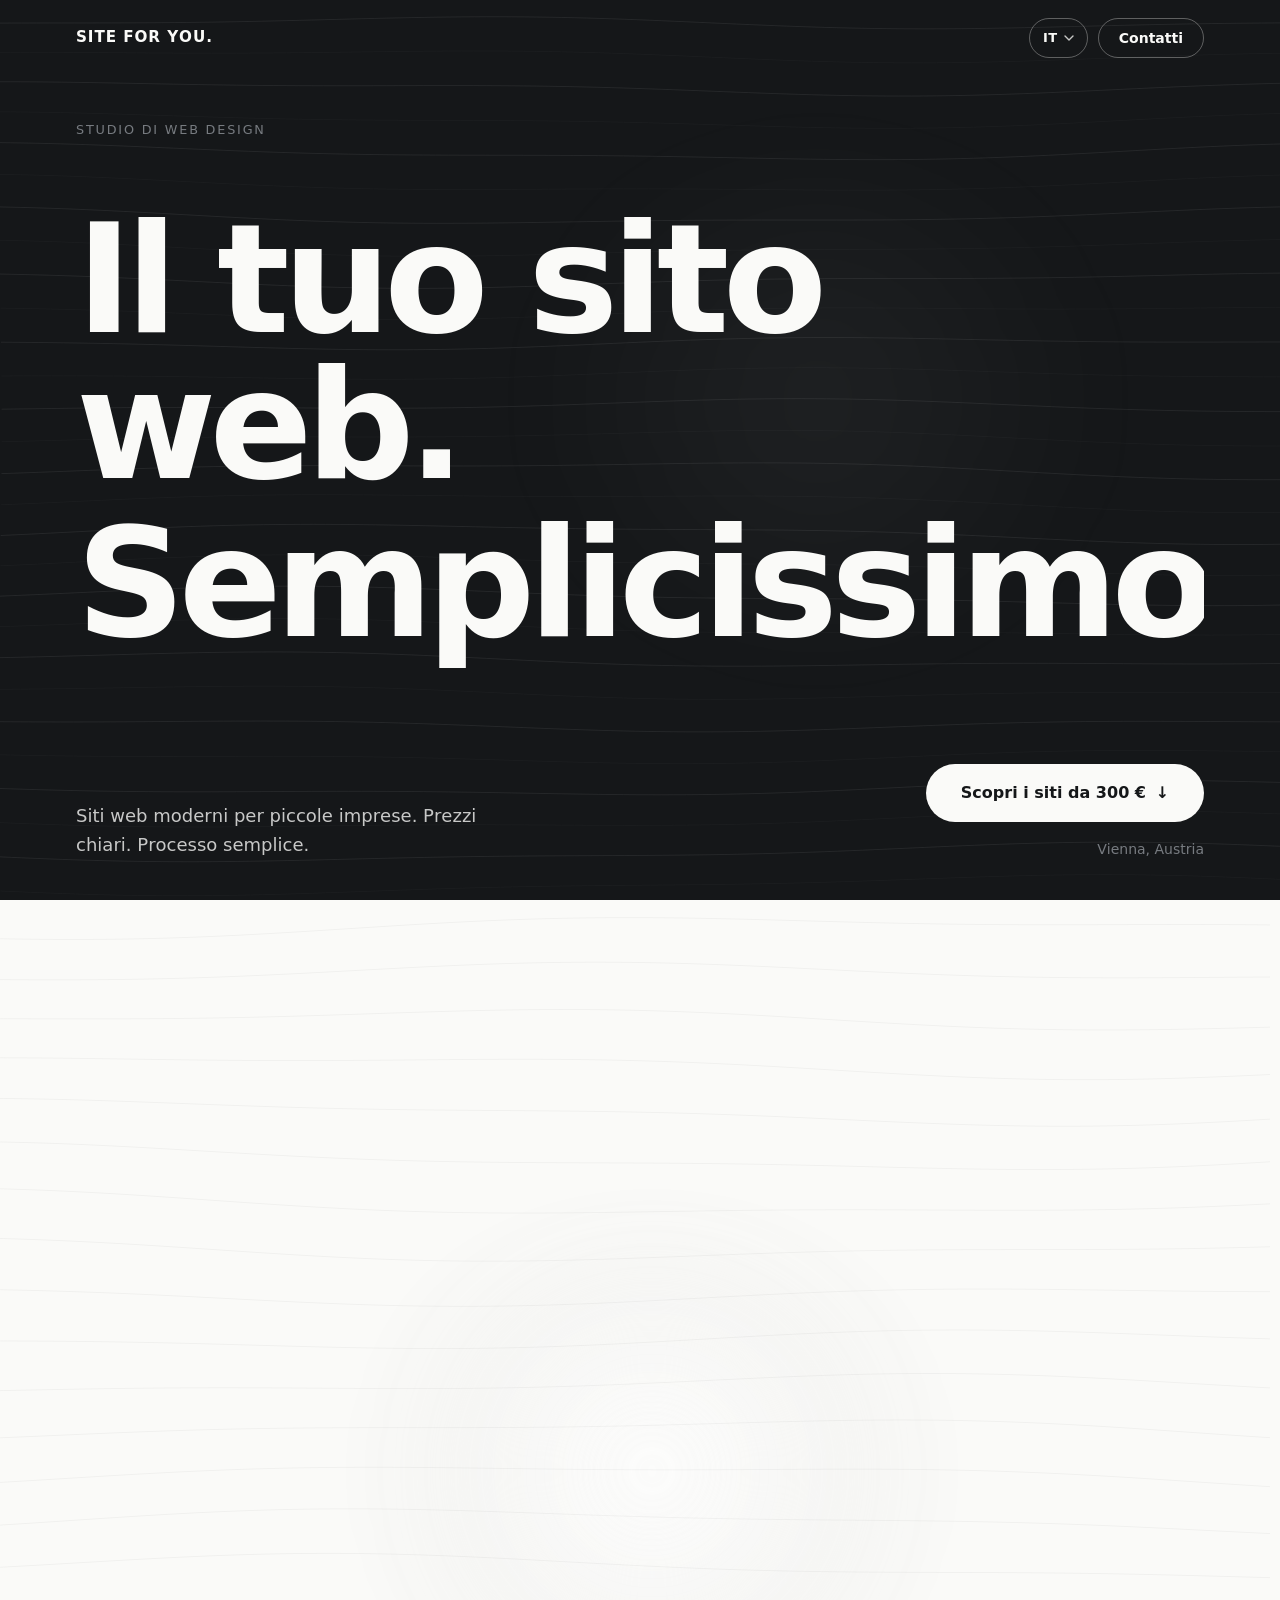
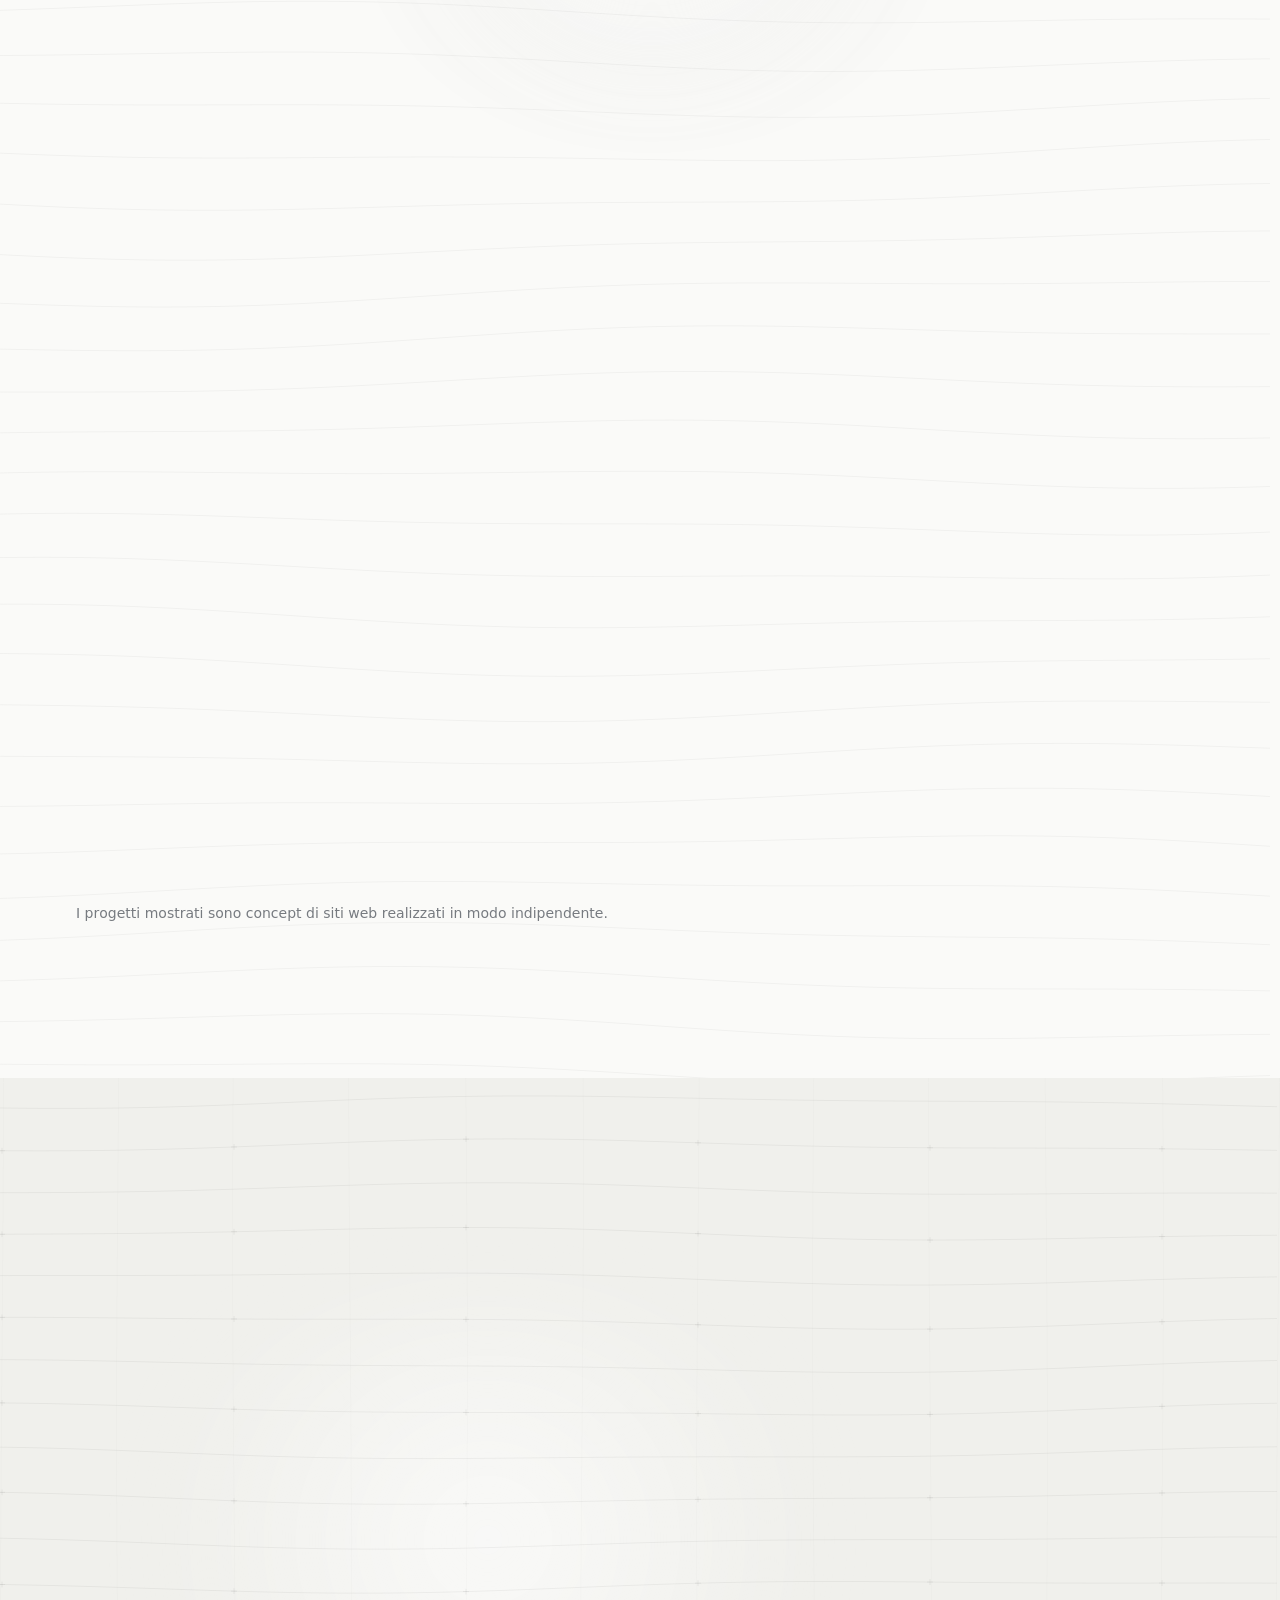
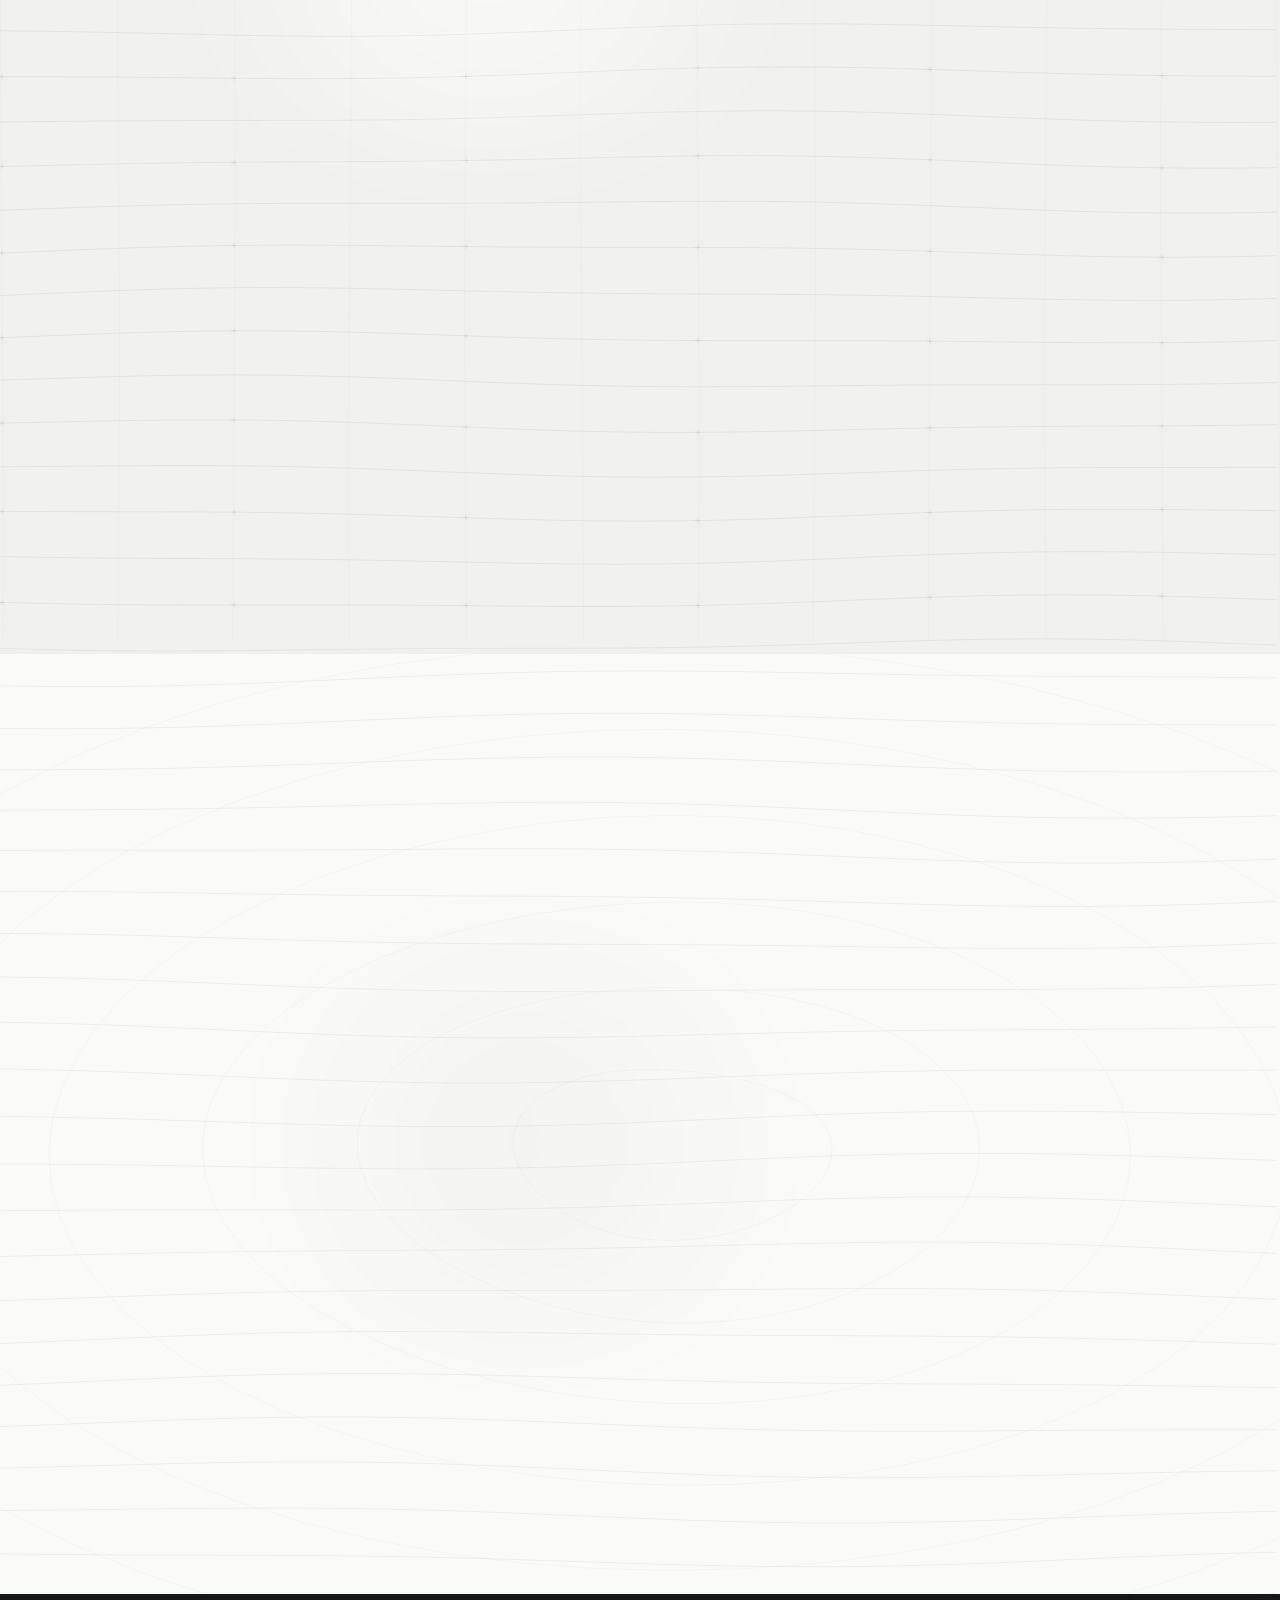
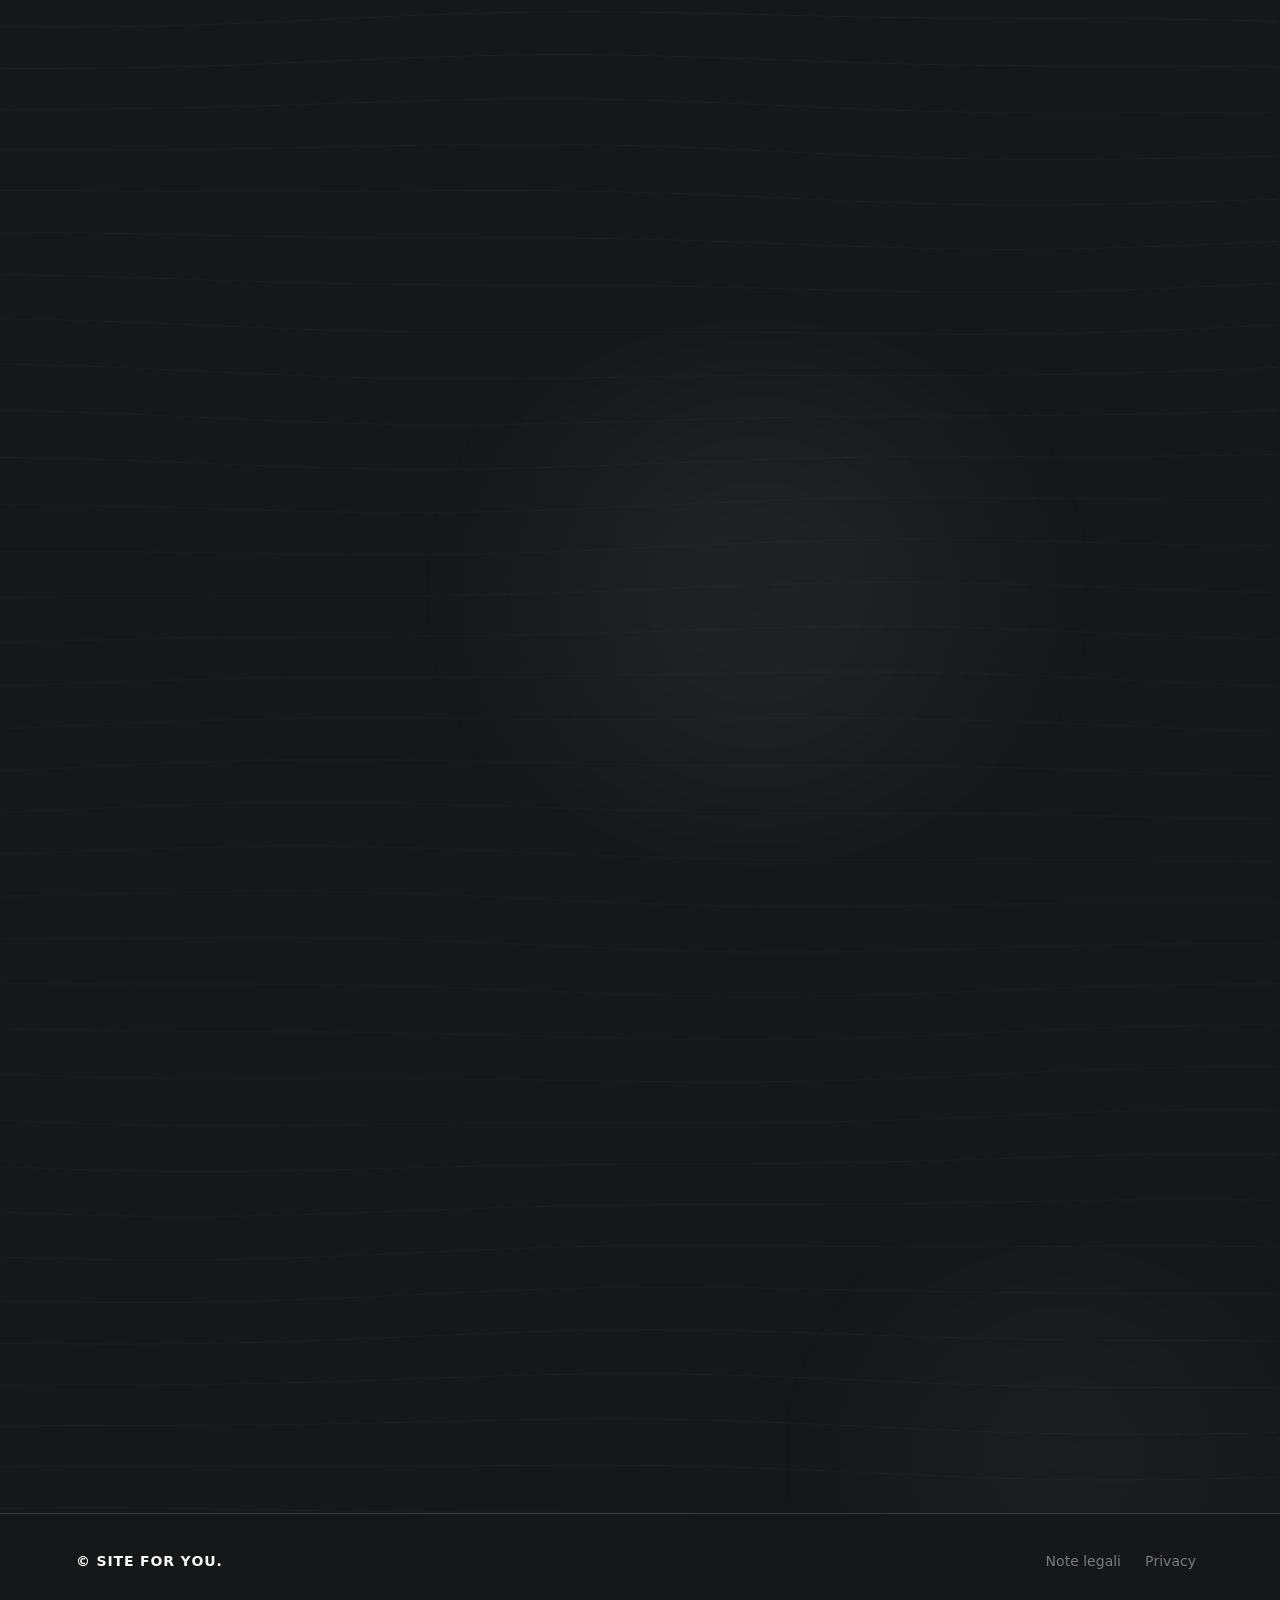
<file: it/index.html>
<!DOCTYPE html>
<html lang="it" dir="ltr">
<head>
  <meta charset="utf-8">
  <meta name="viewport" content="width=device-width, initial-scale=1">
  <title>SITE FOR YOU. — Il tuo sito web. Semplicissimo.</title>
  <meta name="description" content="Siti web moderni per piccole imprese in Austria. Prezzi chiari da 300 €, processo semplice, assistenza personale. Studio di web design a Vienna.">
  <meta name="theme-color" content="#151719">
  <link rel="icon" href="../assets/favicon.svg" type="image/svg+xml">

  <!-- Produktions-Domain: https://siteforyou.at -->
  <link rel="canonical" href="https://siteforyou.at/it/">
  <link rel="alternate" hreflang="de" href="https://siteforyou.at/">
  <link rel="alternate" hreflang="en" href="https://siteforyou.at/en/">
  <link rel="alternate" hreflang="uk" href="https://siteforyou.at/uk/">
  <link rel="alternate" hreflang="tr" href="https://siteforyou.at/tr/">
  <link rel="alternate" hreflang="it" href="https://siteforyou.at/it/">
  <link rel="alternate" hreflang="zh-Hans" href="https://siteforyou.at/zh/">
  <link rel="alternate" hreflang="ar" href="https://siteforyou.at/ar/">
  <link rel="alternate" hreflang="x-default" href="https://siteforyou.at/">

  <meta property="og:type" content="website">
  <meta property="og:locale" content="it_IT">
  <meta property="og:site_name" content="SITE FOR YOU.">
  <meta property="og:title" content="SITE FOR YOU. — Il tuo sito web. Semplicissimo.">
  <meta property="og:description" content="Siti web moderni per piccole imprese. Prezzi chiari. Processo semplice.">
  <meta property="og:url" content="https://siteforyou.at/it/">
  <meta name="twitter:card" content="summary">

  <script>document.documentElement.classList.add("js");window.SFY_ROOT="../";window.SFY_ROUTE_LANG="it";</script>
  <link rel="stylesheet" href="../styles.css?v=20261109a">
  <script src="../config.js?v=20261109a"></script>
  <script src="../locales/de.js?v=20261109a" defer></script>
  <script src="../locales/en.js?v=20261109a" defer></script>
  <script src="../locales/uk.js?v=20261109a" defer></script>
  <script src="../locales/tr.js?v=20261109a" defer></script>
  <script src="../locales/it.js?v=20261109a" defer></script>
  <script src="../locales/zh-Hans.js?v=20261109a" defer></script>
  <script src="../locales/ar.js?v=20261109a" defer></script>
  <script src="../i18n.js?v=20261109a" defer></script>
  <script src="../script.js?v=20261109a" defer></script>
  <script src="../effects.js?v=20261109a" defer></script>
</head>
<body data-page="home">
  <a class="skip" href="#arbeiten" data-i18n="nav.skip">Salta al contenuto</a>

  <header class="header" id="header">
    <div class="wrap header__in">
      <a class="logo" href="#top" dir="ltr" aria-label="SITE FOR YOU. – torna su" data-i18n-aria="nav.logoAria">SITE FOR YOU.</a>
      <div class="header__actions">
        <div class="lang" id="lang-switcher" data-typo-skip="1">
          <button type="button" class="lang__btn" id="lang-btn" aria-haspopup="listbox" aria-expanded="false" aria-controls="lang-menu" aria-label="undefined (Italiano)">
            <span class="lang__code" id="lang-current" dir="ltr">IT</span>
            <svg class="lang__chev" width="10" height="6" viewBox="0 0 10 6" fill="none" aria-hidden="true">
              <path d="M1 1L5 5L9 1" stroke="currentColor" stroke-width="1.4" stroke-linecap="round" stroke-linejoin="round"/>
            </svg>
          </button>
          <ul class="lang__menu" id="lang-menu" role="listbox" aria-label="undefined" tabindex="-1"></ul>
        </div>
        <a class="btn btn--small" href="#kontakt" data-i18n="nav.contact">Contatti</a>
      </div>
    </div>
  </header>

  <!-- Dekorative Ebene für sanfte Tiefe bei Abschnittswechseln (keine Interaktion) -->
  <div class="depth-veil" id="depth-veil" aria-hidden="true"></div>

  <main id="top">
    <!-- 1. HERO -->
    <section class="hero" aria-labelledby="hero-title">
      <canvas class="hero__fx" id="hero-fx" aria-hidden="true"></canvas>
      <div class="wrap hero__in">
        <p class="hero__meta" data-i18n="hero.meta">Studio di Web Design</p>
        <h1 id="hero-title" class="hero__title" data-typo="words">
          <span class="line"><span data-i18n="hero.titleLine1">Il tuo sito web.</span></span>
          <span class="line"><span data-i18n="hero.titleLine2">Semplicissimo.</span></span>
        </h1>
        <div class="hero__bottom">
          <p class="hero__text" data-i18n="hero.text">Siti web moderni per piccole imprese. Prezzi chiari. Processo semplice.</p>
          <div class="hero__cta">
            <a class="btn btn--light btn--large" href="#preise"><span data-i18n="hero.cta">Scopri i siti da 300 €</span> <span aria-hidden="true" class="arrow">↓</span></a>
            <p class="hero__loc" data-i18n="hero.loc">Vienna, Austria</p>
          </div>
        </div>
      </div>
    </section>

    <!-- 2. SELECTED WORK -->
    <section class="section" id="arbeiten" aria-labelledby="work-title">
      <div class="wrap">
        <div class="section__head reveal">
          <div class="section__head-in">
            <h2 id="work-title" data-typo="words" data-i18n="work.title">Lavori selezionati.</h2>
            <p data-i18n="work.subtitle">Tre diversi concept di siti web.</p>
          </div>
        </div>

        <div class="work">
          <article class="project project--featured reveal is-live" data-project="h11">
            <a class="project__link" href="https://illyastack.github.io/H11-demo/" target="_blank" rel="noopener noreferrer" aria-label="H11 Neubau – apri la live demo del concept (nuova scheda)" data-i18n-aria="work.h11Aria">
              <div class="project__media has-img">
                <img src="../assets/portfolio/h11.webp" srcset="../assets/portfolio/h11-720.webp 720w, ../assets/portfolio/h11.webp 1440w" sizes="(min-width: 1300px) 1130px, 100vw" width="1440" height="900" alt="Pagina iniziale del concept di sito web H11 Neubau" data-i18n-alt="work.h11Alt" decoding="async">
              </div>
              <div class="project__info">
                <div>
                  <h3 dir="ltr">H11 Neubau</h3>
                  <p data-i18n="work.h11Desc">Ristorante · Concept di sito web</p>
                </div>
                <span class="project__cta" data-i18n="work.cta">Live Demo</span>
              </div>
            </a>
          </article>

          <article class="project reveal is-live" data-project="hairnails">
            <a class="project__link" href="https://illyastack.github.io/HairNails-demo/" target="_blank" rel="noopener noreferrer" aria-label="Hairnails – apri la live demo del concept (nuova scheda)" data-i18n-aria="work.hairnailsAria">
              <div class="project__media has-img">
                <img src="../assets/portfolio/hairnails.webp" srcset="../assets/portfolio/hairnails-720.webp 720w, ../assets/portfolio/hairnails.webp 1440w" sizes="(min-width: 720px) 50vw, 100vw" width="1440" height="900" alt="Pagina iniziale del concept di sito web Hairnails" data-i18n-alt="work.hairnailsAlt" loading="lazy" decoding="async">
              </div>
              <div class="project__info">
                <div>
                  <h3 dir="ltr">Hairnails</h3>
                  <p data-i18n="work.hairnailsDesc">Bellezza · Concept di sito web</p>
                </div>
                <span class="project__cta" data-i18n="work.cta">Live Demo</span>
              </div>
            </a>
          </article>

          <article class="project reveal is-live" data-project="loz">
            <a class="project__link" href="https://illyastack.github.io/loz-redesign-demo/" target="_blank" rel="noopener noreferrer" aria-label="Loz – apri la live demo del concept (nuova scheda)" data-i18n-aria="work.lozAria">
              <div class="project__media has-img">
                <img src="../assets/portfolio/loz.webp" srcset="../assets/portfolio/loz-720.webp 720w, ../assets/portfolio/loz.webp 1440w" sizes="(min-width: 720px) 50vw, 100vw" width="1440" height="900" alt="Pagina iniziale del concept di sito web Loz" data-i18n-alt="work.lozAlt" loading="lazy" decoding="async">
              </div>
              <div class="project__info">
                <div>
                  <h3 dir="ltr">Loz</h3>
                  <p data-i18n="work.lozDesc">Concept di sito web</p>
                </div>
                <span class="project__cta" data-i18n="work.cta">Live Demo</span>
              </div>
            </a>
          </article>
        </div>
        <p class="note" data-i18n="work.note">I progetti mostrati sono concept di siti web realizzati in modo indipendente.</p>
      </div>
    </section>

    <!-- 3. PRICING -->
    <section class="section section--alt" id="preise" aria-labelledby="price-title">
      <div class="wrap">
        <div class="section__head reveal">
          <div class="section__head-in">
            <h2 id="price-title" data-typo="words" data-i18n="price.title">Semplice. Trasparente. Veloce.</h2>
          </div>
        </div>

        <div class="plans">
          <article class="plan reveal" data-plan="starter">
            <span class="plan__sel" aria-hidden="true" data-i18n="price.selectedBadge">✓ Selezionato</span>
            <h3 class="plan__name" data-i18n="price.starter.name">Starter</h3>
            <p class="plan__price" dir="ltr" data-i18n="price.starter.price">300 €</p>
            <p class="plan__desc" data-i18n="price.starter.desc">Tutto l'essenziale in un'unica pagina.</p>
            <ul class="plan__list">
              <li data-i18n="price.starter.f1">Sito web One-Page</li>
              <li data-i18n="price.starter.f2">Fino a cinque sezioni</li>
              <li data-i18n="price.starter.f3">Ottimizzato per smartphone e computer</li>
              <li data-i18n="price.starter.f4">Configurazione base per i motori di ricerca</li>
              <li data-i18n="price.starter.f5">Dati di contatto o sezione contatti</li>
              <li data-i18n="price.starter.f6">Un ciclo di revisione</li>
            </ul>
            <a class="btn btn--dark btn--block" href="#betreuung" data-package="starter" aria-pressed="false" role="button">Richiedi Starter</a>
          </article>

          <article class="plan reveal" data-plan="business">
            <span class="plan__sel" aria-hidden="true" data-i18n="price.selectedBadge">✓ Selezionato</span>
            <h3 class="plan__name" data-i18n="price.business.name">Business</h3>
            <p class="plan__price" dir="ltr" data-i18n="price.business.price">500 €</p>
            <p class="plan__desc" data-i18n="price.business.desc">Più spazio per la tua attività.</p>
            <ul class="plan__list">
              <li data-i18n="price.business.f1">Fino a cinque pagine</li>
              <li data-i18n="price.business.f2">Ottimizzato per smartphone e computer</li>
              <li data-i18n="price.business.f3">Configurazione base per i motori di ricerca</li>
              <li data-i18n="price.business.f4">Sezione contatti dedicata</li>
              <li data-i18n="price.business.f5">Integrazioni semplici su accordo</li>
              <li data-i18n="price.business.f6">Due cicli di revisione</li>
            </ul>
            <a class="btn btn--dark btn--block" href="#betreuung" data-package="business" aria-pressed="false" role="button">Richiedi Business</a>
          </article>

          <article class="plan plan--dark reveal" data-plan="custom">
            <span class="plan__sel" aria-hidden="true" data-i18n="price.selectedBadge">✓ Selezionato</span>
            <h3 class="plan__name" data-i18n="price.custom.name">Custom</h3>
            <p class="plan__price"><small data-i18n="price.custom.pricePrefix">Da</small> <span dir="ltr" data-i18n="price.custom.priceAmount">1.000 €</span></p>
            <p class="plan__desc" data-i18n="price.custom.desc">Soluzioni su misura per progetti più ampi.</p>
            <ul class="plan__list">
              <li data-i18n="price.custom.f1">Sito web progettato individualmente</li>
              <li data-i18n="price.custom.f2">Design e funzionalità su misura</li>
              <li data-i18n="price.custom.f3">Struttura e prezzo in base alle esigenze</li>
              <li data-i18n="price.custom.f4">Consulenza personale sul progetto</li>
            </ul>
            <a class="btn btn--light btn--block" href="#betreuung" data-package="custom" aria-pressed="false" role="button">Richiedi progetto</a>
          </article>
        </div>
        <p class="note reveal" data-i18n="price.note">Costi di realizzazione una tantum. Dominio e gestione continuativa vengono concordati separatamente.</p>
      </div>
    </section>

    <!-- 4. MAINTENANCE -->
    <section class="section" id="betreuung" aria-labelledby="care-title">
      <div class="wrap" id="care-wrap">
        <div class="section__head reveal">
          <div class="section__head-in">
            <h2 id="care-title" data-typo="words" data-i18n="care.title">Gestione del sito web.</h2>
            <p data-i18n="care.subtitle">Su richiesta ci occupiamo del tuo sito anche dopo la pubblicazione.</p>
          </div>
        </div>

        <!-- Erscheint nur, wenn zuvor ein Website-Paket gewählt wurde -->
        <div class="collapse is-closed" id="care-context" inert>
          <div class="collapse__in">
            <div class="care-context">
              <p class="care-context__line"><span class="care-context__check" aria-hidden="true">✓</span> <span data-i18n="care.contextPrefix">Il tuo pacchetto sito web:</span> <strong id="care-context-pkg"></strong> <a href="#preise" id="care-change" data-i18n="care.contextChange">Modifica</a></p>
              <p class="care-context__hint" data-i18n="care.contextHint">Opzionale: aggiungi un piano di gestione oppure prosegui senza assistenza.</p>
            </div>
          </div>
        </div>

        <div class="care">
          <article class="care__item reveal" data-care-card="basic">
            <span class="care__sel" aria-hidden="true" data-i18n="price.selectedBadge">✓ Selezionato</span>
            <div class="care__top">
              <h3 data-i18n="care.basic.name">Basic Care</h3>
              <p class="care__price"><span class="care__amount" dir="ltr" data-i18n="care.basic.price">20 €</span> <span class="care__per" data-i18n="care.perMonth">/ mese</span></p>
            </div>
            <ul class="care__list">
              <li data-i18n="care.basic.f1">Hosting</li>
              <li data-i18n="care.basic.f2">Crittografia SSL</li>
              <li data-i18n="care.basic.f3">Monitoraggio tecnico di base</li>
              <li data-i18n="care.basic.f4">Backup, se supportati dall'hosting</li>
            </ul>
            <a class="btn btn--outline care__cta" href="#kontakt" data-care="basic" role="button" aria-pressed="false"><span class="care__cta-label">Richiedi Basic Care</span></a>
          </article>

          <article class="care__item reveal" data-care-card="premium">
            <span class="care__sel" aria-hidden="true" data-i18n="price.selectedBadge">✓ Selezionato</span>
            <div class="care__top">
              <h3 data-i18n="care.premium.name">Premium Care</h3>
              <p class="care__price"><span class="care__amount" dir="ltr" data-i18n="care.premium.price">40 €</span> <span class="care__per" data-i18n="care.perMonth">/ mese</span></p>
            </div>
            <p class="care__plus" data-i18n="care.premium.plus">Tutto ciò che include Basic Care, più:</p>
            <ul class="care__list">
              <li data-i18n="care.premium.f1">Fino a due piccole modifiche ai contenuti al mese</li>
              <li data-i18n="care.premium.f2">Massimo 30 minuti di lavorazione al mese</li>
            </ul>
            <a class="btn btn--outline care__cta" href="#kontakt" data-care="premium" role="button" aria-pressed="false"><span class="care__cta-label">Richiedi Premium Care</span></a>
          </article>
        </div>

        <!-- Nur sichtbar, wenn ein Website-Paket gewählt wurde -->
        <div class="collapse is-closed" id="care-skip" inert>
          <div class="collapse__in">
            <div class="care-skip">
              <button type="button" class="btn btn--ghost" id="skip-care"><span data-i18n="care.skip">Prosegui senza gestione</span> <span aria-hidden="true" class="arrow arrow--right">→</span></button>
            </div>
          </div>
        </div>

        <p class="note reveal" data-i18n="care.note">Servizi mensili facoltativi – non inclusi nel prezzo del sito web. Domini e ulteriori sviluppi non sono inclusi automaticamente.</p>
      </div>
    </section>

    <!-- 5. CONTACT -->
    <section class="contact" id="kontakt" aria-labelledby="contact-title">
      <div class="wrap contact__in" id="contact-wrap">
        <div class="contact__intro reveal">
          <div class="contact__sticky" id="contact-sticky">
            <h2 id="contact-title" data-typo="words" data-i18n="form.title">Pronto per il tuo nuovo sito web?</h2>
            <p data-i18n="form.intro">Raccontaci brevemente il tuo progetto. Ti risponderemo personalmente.</p>
            <p class="contact__fallback" id="mail-fallback" hidden>
              <span data-i18n="form.mailFallbackPrefix">Preferisci via e-mail?</span> <a id="mail-link" href="#" dir="ltr"></a>
            </p>
          </div>
        </div>

        <form class="form form-seq" id="form" novalidate>
          <fieldset class="choice" id="fs-type">
            <legend data-i18n="form.typeLegend">Di cosa hai bisogno?</legend>
            <div class="choice__grid choice__grid--2">
              <label class="rc"><input type="radio" name="Anfrageart" value="website" checked><span class="rc__body"><span class="rc__name" data-i18n="form.typeWebsite">Nuovo sito web</span></span></label>
              <label class="rc"><input type="radio" name="Anfrageart" value="maintenance"><span class="rc__body"><span class="rc__name" data-i18n="form.typeMaint">Gestione sito web</span></span></label>
            </div>
          </fieldset>

          <!-- Zusammenfassung der aktuellen Auswahl (animiert jede Zeile separat) -->
          <div class="summary" id="summary">
            <div class="summary__head">
              <span class="summary__title" id="summary-title" data-i18n="form.summaryTitle">La tua selezione</span>
              <button type="button" class="summary__toggle" id="sel-toggle" aria-expanded="true" aria-controls="sel">Comprimi selezione</button>
            </div>
            <div class="summary__rows" id="summary-list" aria-live="polite" aria-labelledby="summary-title">
              <div class="summary__row" id="sum-row-empty">
                <div class="summary__row-in">
                  <div class="summary__empty" id="sum-empty-txt">Seleziona un pacchetto sito web.</div>
                </div>
              </div>
              <div class="summary__row is-closed" id="sum-row-web">
                <div class="summary__row-in">
                  <div class="summary__item"><span class="summary__val" id="sum-web-val"></span><span class="summary__tag" id="sum-web-tag" data-i18n="form.tagWebsite">Sito web</span></div>
                </div>
              </div>
              <div class="summary__row is-closed" id="sum-row-care">
                <div class="summary__row-in">
                  <div class="summary__item"><span class="summary__val" id="sum-care-val"></span><span class="summary__tag" id="sum-care-tag">Gestione</span></div>
                </div>
              </div>
            </div>
            <p class="err" id="sel-err" role="alert"></p>
          </div>

          <!-- Auswahlfelder (ein-/ausklappbar, ersetzen keine Formularfelder) -->
          <div class="collapse" id="sel">
            <div class="collapse__in">
              <div class="collapse" id="panel-website">
                <div class="collapse__in stack">
                  <fieldset class="choice">
                    <legend data-i18n="form.pkgLegend">Pacchetto desiderato</legend>
                    <div class="choice__grid">
                      <label class="rc"><input type="radio" name="w_pkg" value="starter"><span class="rc__body"><span class="rc__name" data-i18n="price.starter.name">Starter</span><span class="rc__price" data-i18n="form.rcStarterPrice">300 €</span></span></label>
                      <label class="rc"><input type="radio" name="w_pkg" value="business"><span class="rc__body"><span class="rc__name" data-i18n="price.business.name">Business</span><span class="rc__price" data-i18n="form.rcBusinessPrice">500 €</span></span></label>
                      <label class="rc"><input type="radio" name="w_pkg" value="custom"><span class="rc__body"><span class="rc__name" data-i18n="price.custom.name">Custom</span><span class="rc__price" data-i18n="form.rcCustomPrice">da 1.000 €</span></span></label>
                    </div>
                  </fieldset>
                  <fieldset class="choice">
                    <legend><span data-i18n="form.careLegend">Aggiungi gestione</span> <span class="opt" data-i18n="form.optional">(opzionale)</span></legend>
                    <div class="choice__grid">
                      <label class="rc"><input type="radio" name="w_care" value="none" checked><span class="rc__body"><span class="rc__name" data-i18n="form.careNoneName">Nessuna</span><span class="rc__price" data-i18n="form.careNonePrice">senza gestione</span></span></label>
                      <label class="rc"><input type="radio" name="w_care" value="basic"><span class="rc__body"><span class="rc__name" data-i18n="care.basic.name">Basic Care</span><span class="rc__price" data-i18n="form.rcBasicPrice">20 €/mese</span></span></label>
                      <label class="rc"><input type="radio" name="w_care" value="premium"><span class="rc__body"><span class="rc__name" data-i18n="care.premium.name">Premium Care</span><span class="rc__price" data-i18n="form.rcPremiumPrice">40 €/mese</span></span></label>
                    </div>
                  </fieldset>
                </div>
              </div>

              <div class="collapse is-closed" id="panel-maint" inert>
                <div class="collapse__in stack">
                  <fieldset class="choice">
                    <legend data-i18n="form.maintLegend">Gestione desiderata</legend>
                    <div class="choice__grid choice__grid--2">
                      <label class="rc"><input type="radio" name="m_care" value="basic"><span class="rc__body"><span class="rc__name" data-i18n="care.basic.name">Basic Care</span><span class="rc__price" data-i18n="form.rcBasicPrice">20 €/mese</span></span></label>
                      <label class="rc"><input type="radio" name="m_care" value="premium"><span class="rc__body"><span class="rc__name" data-i18n="care.premium.name">Premium Care</span><span class="rc__price" data-i18n="form.rcPremiumPrice">40 €/mese</span></span></label>
                    </div>
                  </fieldset>
                </div>
              </div>
            </div>
          </div>

          <!-- Nur bei Betreuung ohne neue Website -->
          <div class="collapse is-closed" id="panel-url" inert>
            <div class="collapse__in stack">
              <div class="field" id="field-url">
                <label for="url"><span data-i18n="form.urlLabel">Sito web esistente</span> <span class="opt" data-i18n="form.optional">(opzionale)</span></label>
                <input id="url" name="Bestehende-Website" type="url" dir="ltr" inputmode="url" autocomplete="url" maxlength="200" placeholder="https://" data-i18n-placeholder="form.urlPlaceholder" aria-describedby="url-err">
                <p class="err" id="url-err" role="alert"></p>
              </div>
              <p class="choice__note" data-i18n="form.maintNote">La presa in carico di siti web esistenti avviene previa verifica tecnica.</p>
            </div>
          </div>

          <div class="field">
            <label for="company" data-i18n="form.companyLabel">Azienda / Attività</label>
            <input id="company" name="Unternehmen" type="text" autocomplete="organization" maxlength="100" required aria-describedby="company-err">
            <p class="err" id="company-err" role="alert"></p>
          </div>

          <div class="field">
            <label for="name" data-i18n="form.nameLabel">Nome</label>
            <input id="name" name="Kontaktperson" type="text" autocomplete="name" maxlength="100" required aria-describedby="name-err">
            <p class="err" id="name-err" role="alert"></p>
          </div>

          <div class="field">
            <label for="email" data-i18n="form.emailLabel">E-Mail</label>
            <input id="email" name="email" type="email" dir="ltr" inputmode="email" autocomplete="email" required aria-describedby="email-err">
            <p class="err" id="email-err" role="alert"></p>
          </div>

          <div class="field">
            <label for="phone"><span data-i18n="form.phoneLabel">Numero di telefono</span> <span class="opt" data-i18n="form.optional">(opzionale)</span></label>
            <input id="phone" name="Telefon" type="tel" dir="ltr" inputmode="tel" autocomplete="tel" maxlength="40">
          </div>

          <div class="field">
            <label for="message"><span data-i18n="form.messageLabel">Descrizione del progetto</span> <span class="opt" data-i18n="form.optional">(opzionale)</span></label>
            <textarea id="message" name="Projektbeschreibung" rows="4" maxlength="3000"></textarea>
          </div>

          <!-- Spam-Falle: für Menschen unsichtbar -->
          <div class="hp" aria-hidden="true">
            <label><span data-i18n="form.hpLabel">Non compilare</span> <input type="text" name="_gotcha" tabindex="-1" autocomplete="off"></label>
          </div>

          <div class="form__submit">
            <p class="form__privacy"><span data-i18n="form.privacyPrefix">Utilizziamo i tuoi dati esclusivamente per elaborare la tua richiesta. Maggiori informazioni nella nostra </span><a href="../datenschutz.html" data-i18n="form.privacyLink">Informativa sulla privacy</a><span data-i18n="form.privacySuffix">.</span></p>
            <button class="btn btn--dark btn--block btn--large" type="submit" id="submit">
              <span class="btn__label" data-i18n="form.submit">Invia richiesta</span>
            </button>
            <p class="form__hint" data-i18n="form.hint">Richiesta non vincolante – nessun costo e nessun contratto automatico.</p>
          </div>
          <div class="status" id="status" role="status" aria-live="polite" tabindex="-1"></div>
        </form>
      </div>
    </section>
  </main>

  <footer class="footer">
    <div class="wrap footer__in">
      <p dir="ltr">© SITE FOR YOU.</p>
      <nav aria-label="Informazioni legali" data-i18n-aria="footer.legalNavAria">
        <a href="../impressum.html" data-i18n="footer.impressum">Note legali</a>
        <a href="../datenschutz.html" data-i18n="footer.privacy">Privacy</a>
      </nav>
    </div>
  </footer>
</body>
</html>
</file>
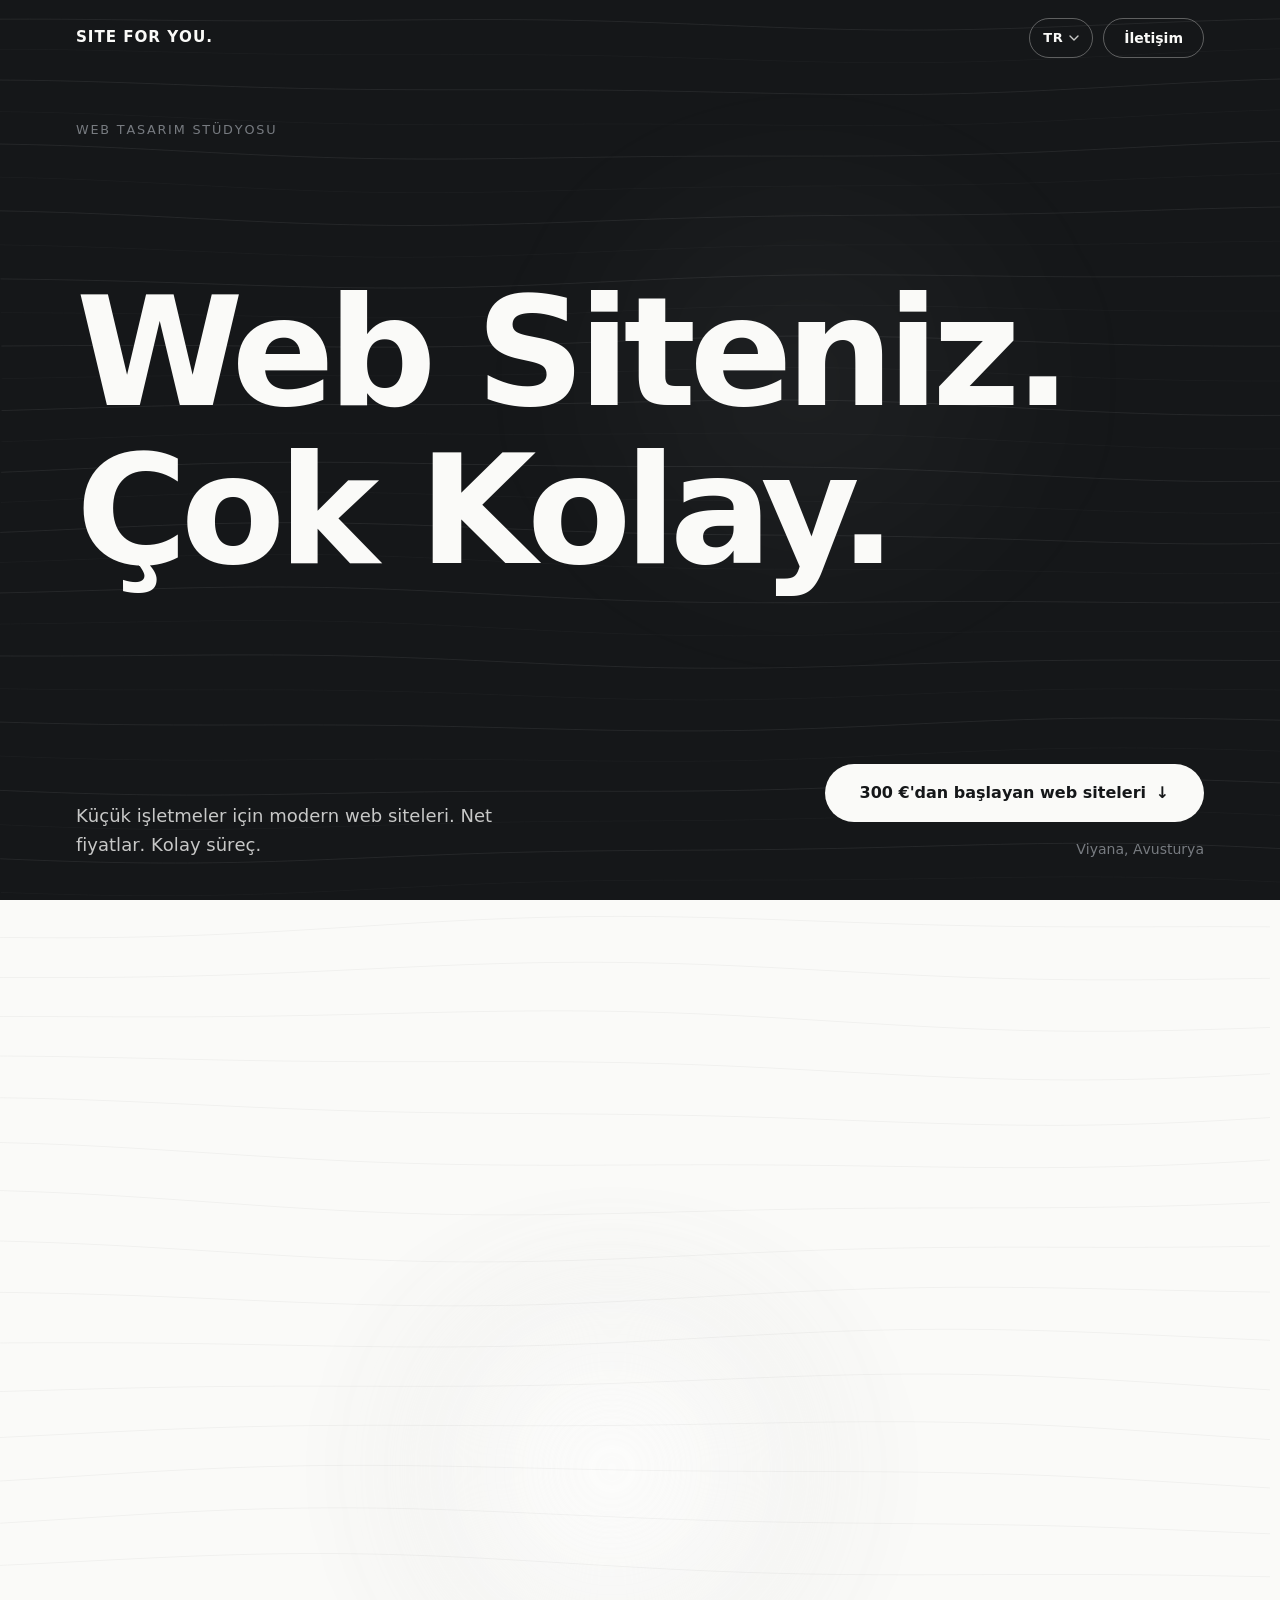
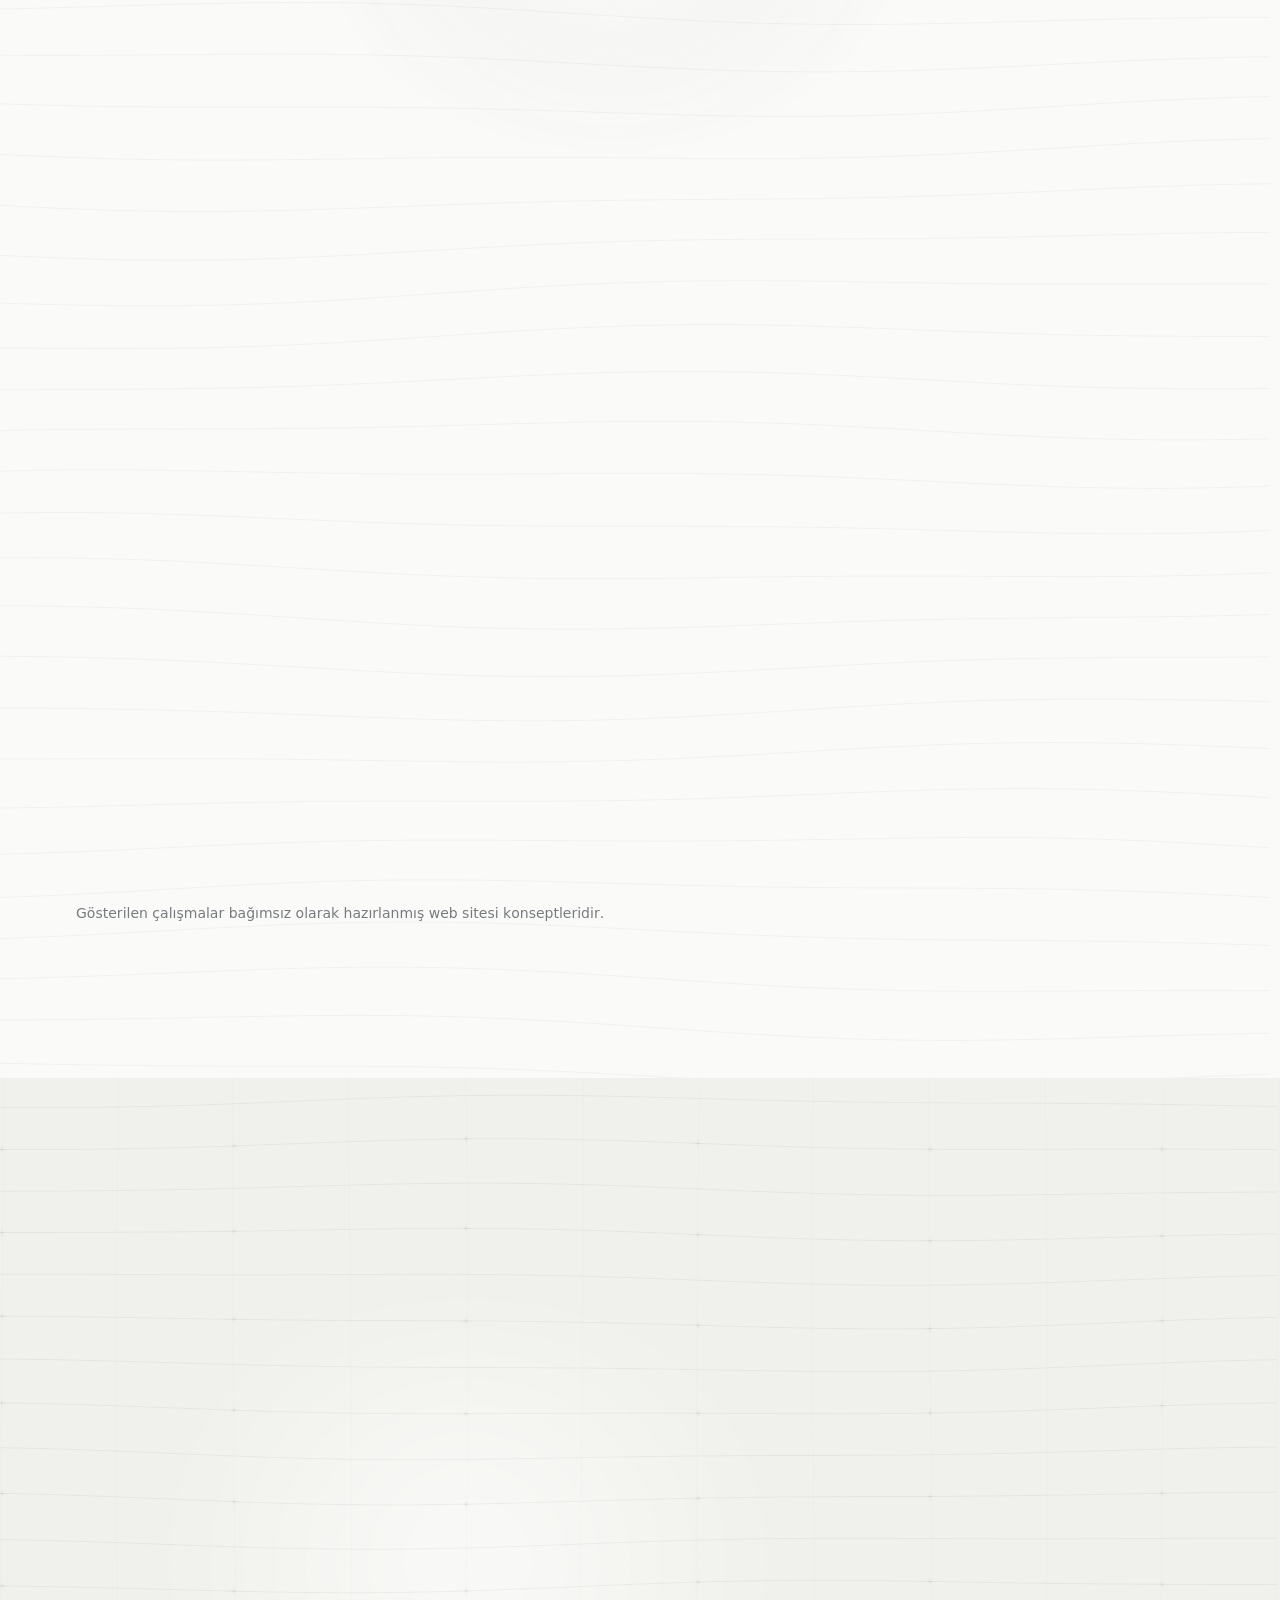
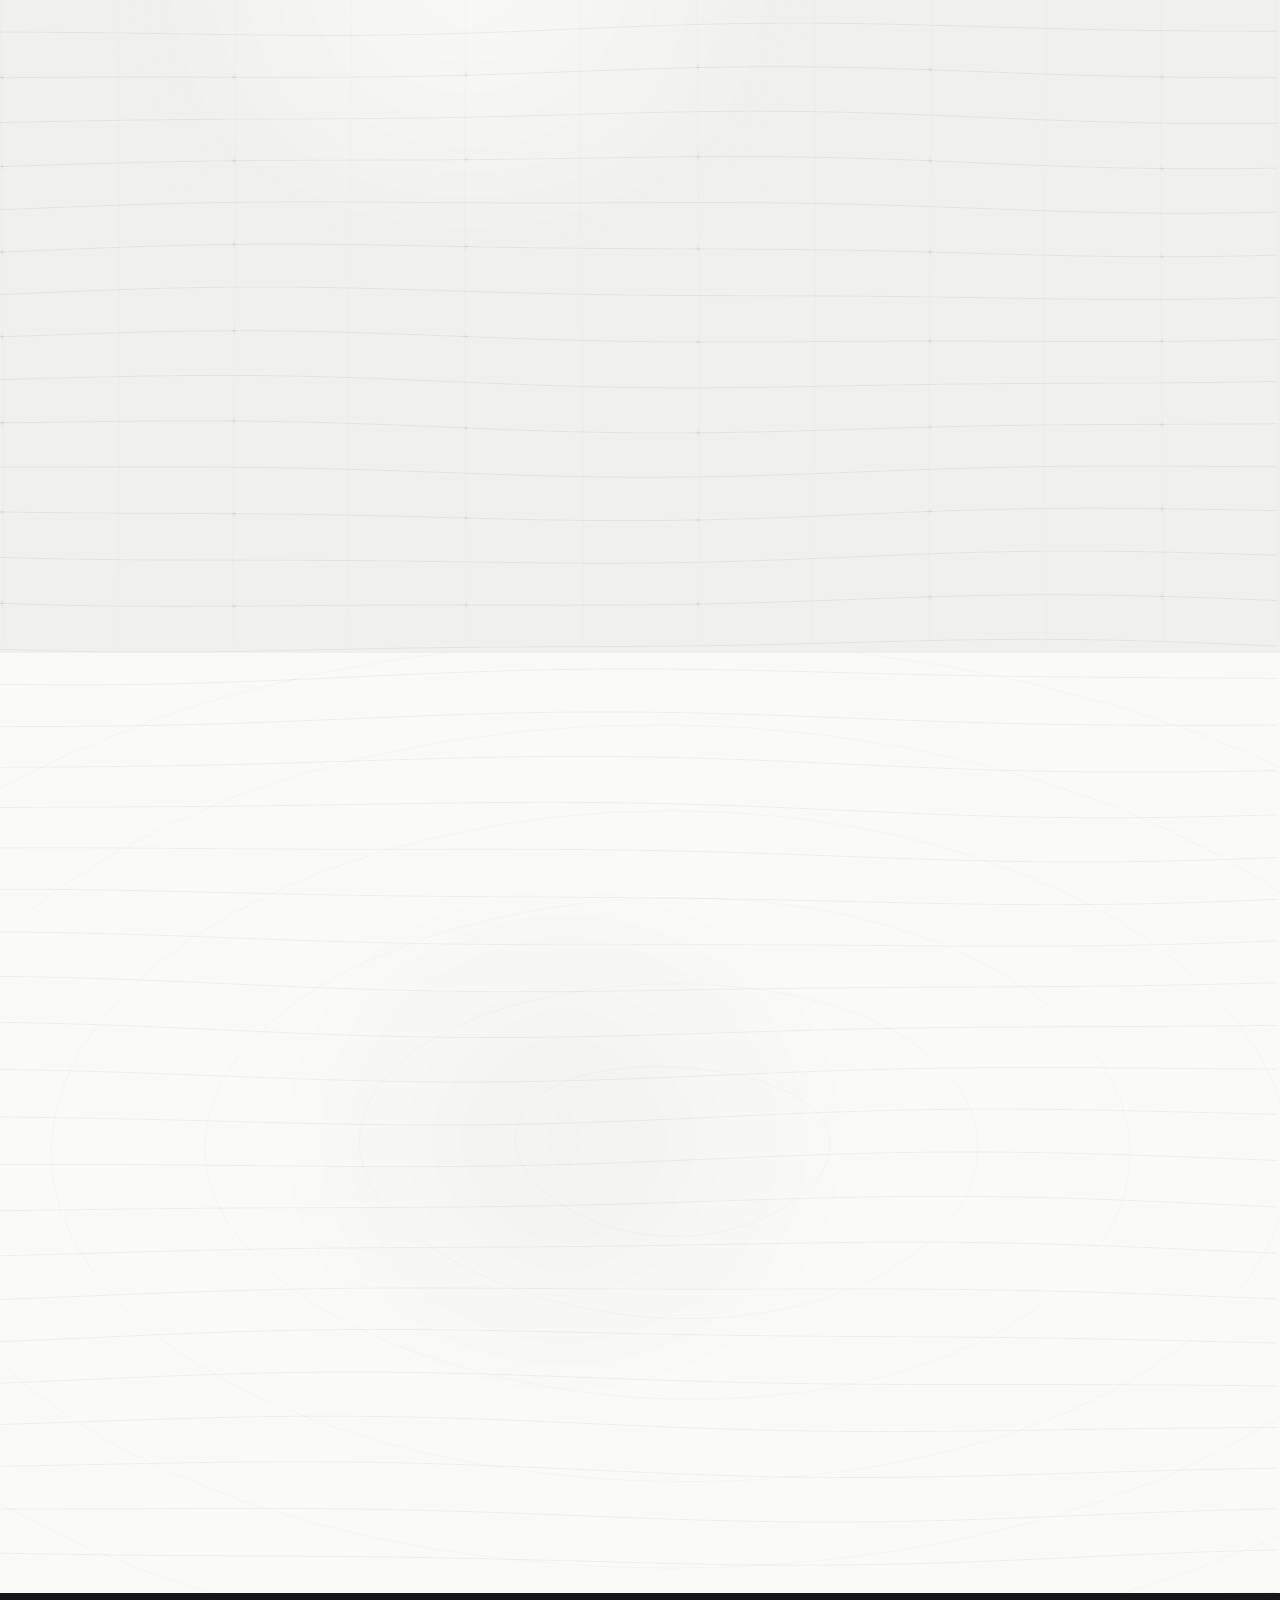
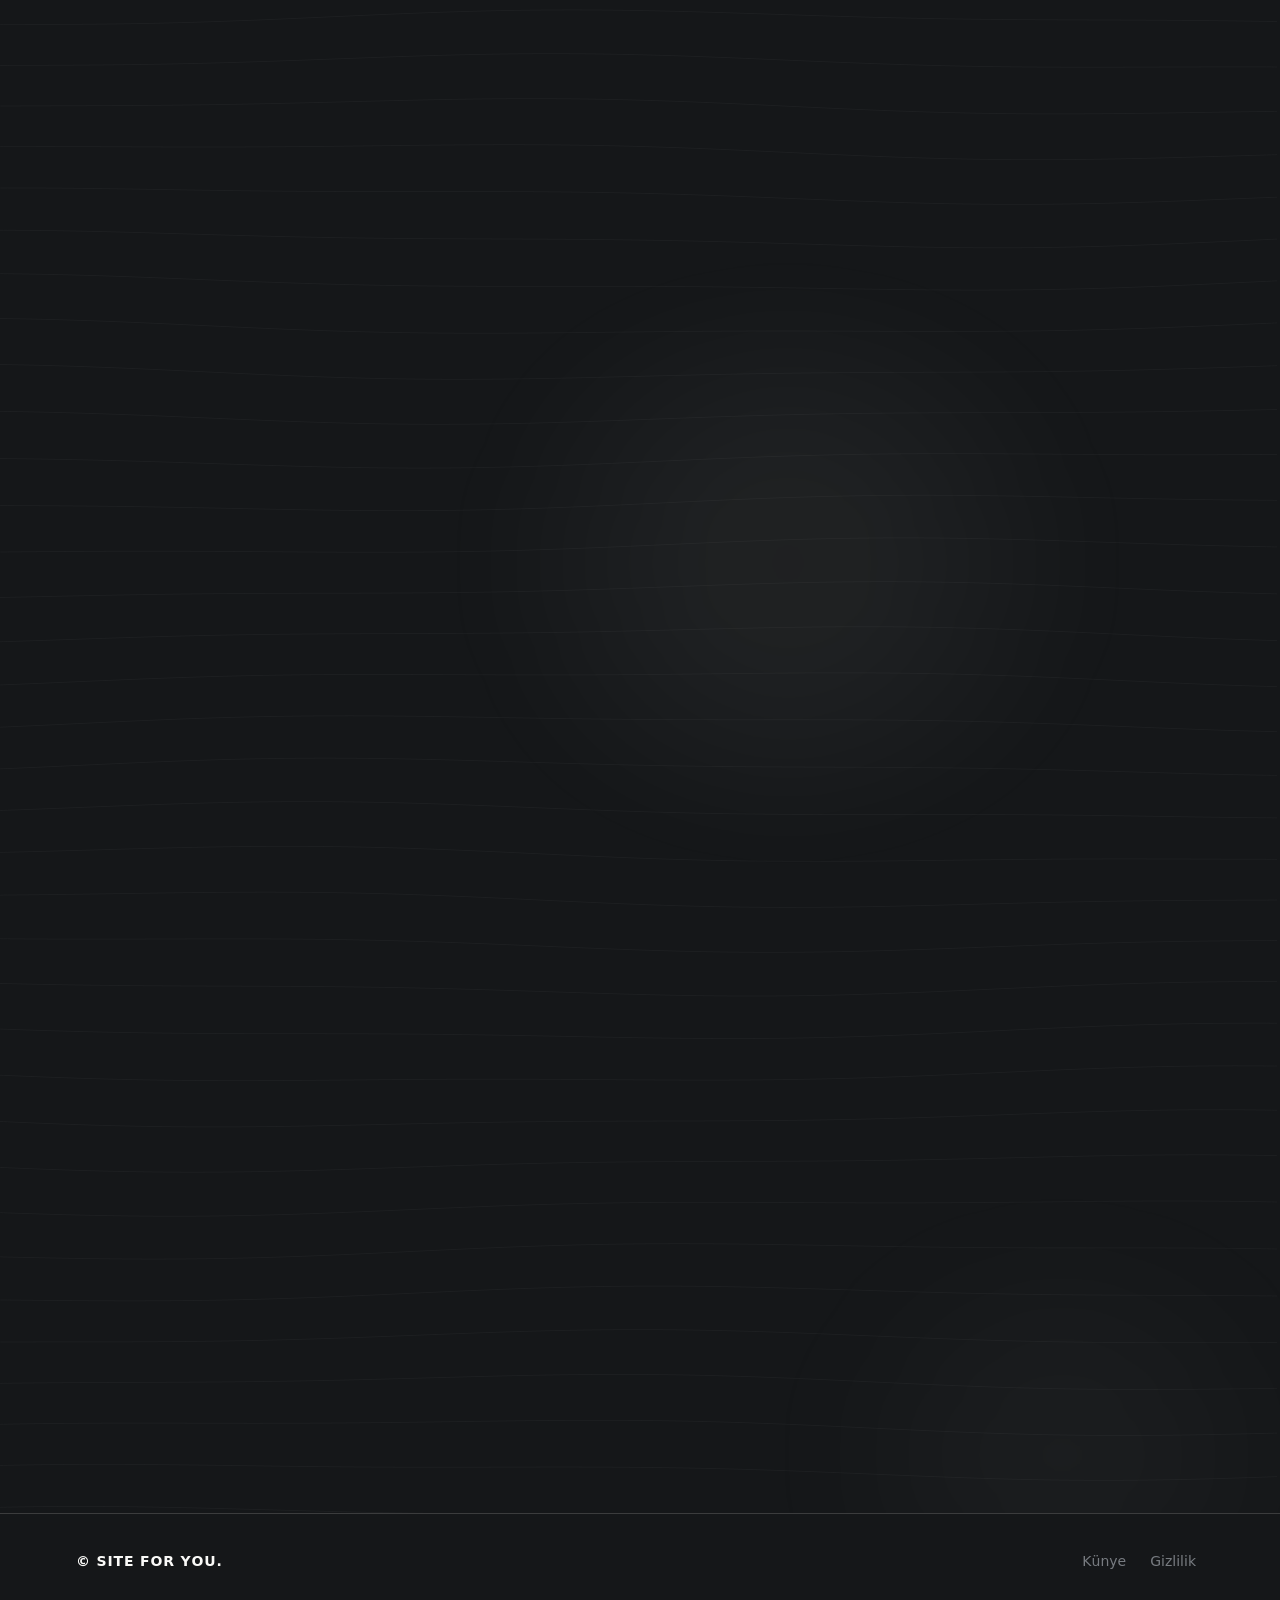
<file: tr/index.html>
<!DOCTYPE html>
<html lang="tr" dir="ltr">
<head>
  <meta charset="utf-8">
  <meta name="viewport" content="width=device-width, initial-scale=1">
  <title>SITE FOR YOU. — Web Siteniz. Çok Kolay.</title>
  <meta name="description" content="Avusturya'daki küçük işletmeler için modern web siteleri. 300 €'dan başlayan net fiyatlar, kolay süreç, kişisel destek. Viyana merkezli web tasarım stüdyosu.">
  <meta name="theme-color" content="#151719">
  <link rel="icon" href="../assets/favicon.svg" type="image/svg+xml">

  <!-- Produktions-Domain: https://siteforyou.at -->
  <link rel="canonical" href="https://siteforyou.at/tr/">
  <link rel="alternate" hreflang="de" href="https://siteforyou.at/">
  <link rel="alternate" hreflang="en" href="https://siteforyou.at/en/">
  <link rel="alternate" hreflang="uk" href="https://siteforyou.at/uk/">
  <link rel="alternate" hreflang="tr" href="https://siteforyou.at/tr/">
  <link rel="alternate" hreflang="it" href="https://siteforyou.at/it/">
  <link rel="alternate" hreflang="zh-Hans" href="https://siteforyou.at/zh/">
  <link rel="alternate" hreflang="ar" href="https://siteforyou.at/ar/">
  <link rel="alternate" hreflang="x-default" href="https://siteforyou.at/">

  <meta property="og:type" content="website">
  <meta property="og:locale" content="tr_TR">
  <meta property="og:site_name" content="SITE FOR YOU.">
  <meta property="og:title" content="SITE FOR YOU. — Web Siteniz. Çok Kolay.">
  <meta property="og:description" content="Küçük işletmeler için modern web siteleri. Net fiyatlar. Kolay süreç.">
  <meta property="og:url" content="https://siteforyou.at/tr/">
  <meta name="twitter:card" content="summary">

  <script>document.documentElement.classList.add("js");window.SFY_ROOT="../";window.SFY_ROUTE_LANG="tr";</script>
  <link rel="stylesheet" href="../styles.css?v=20261109a">
  <script src="../config.js?v=20261109a"></script>
  <script src="../locales/de.js?v=20261109a" defer></script>
  <script src="../locales/en.js?v=20261109a" defer></script>
  <script src="../locales/uk.js?v=20261109a" defer></script>
  <script src="../locales/tr.js?v=20261109a" defer></script>
  <script src="../locales/it.js?v=20261109a" defer></script>
  <script src="../locales/zh-Hans.js?v=20261109a" defer></script>
  <script src="../locales/ar.js?v=20261109a" defer></script>
  <script src="../i18n.js?v=20261109a" defer></script>
  <script src="../script.js?v=20261109a" defer></script>
  <script src="../effects.js?v=20261109a" defer></script>
</head>
<body data-page="home">
  <a class="skip" href="#arbeiten" data-i18n="nav.skip">İçeriğe geç</a>

  <header class="header" id="header">
    <div class="wrap header__in">
      <a class="logo" href="#top" dir="ltr" aria-label="SITE FOR YOU. – yukarı çık" data-i18n-aria="nav.logoAria">SITE FOR YOU.</a>
      <div class="header__actions">
        <div class="lang" id="lang-switcher" data-typo-skip="1">
          <button type="button" class="lang__btn" id="lang-btn" aria-haspopup="listbox" aria-expanded="false" aria-controls="lang-menu" aria-label="undefined (Türkçe)">
            <span class="lang__code" id="lang-current" dir="ltr">TR</span>
            <svg class="lang__chev" width="10" height="6" viewBox="0 0 10 6" fill="none" aria-hidden="true">
              <path d="M1 1L5 5L9 1" stroke="currentColor" stroke-width="1.4" stroke-linecap="round" stroke-linejoin="round"/>
            </svg>
          </button>
          <ul class="lang__menu" id="lang-menu" role="listbox" aria-label="undefined" tabindex="-1"></ul>
        </div>
        <a class="btn btn--small" href="#kontakt" data-i18n="nav.contact">İletişim</a>
      </div>
    </div>
  </header>

  <!-- Dekorative Ebene für sanfte Tiefe bei Abschnittswechseln (keine Interaktion) -->
  <div class="depth-veil" id="depth-veil" aria-hidden="true"></div>

  <main id="top">
    <!-- 1. HERO -->
    <section class="hero" aria-labelledby="hero-title">
      <canvas class="hero__fx" id="hero-fx" aria-hidden="true"></canvas>
      <div class="wrap hero__in">
        <p class="hero__meta" data-i18n="hero.meta">Web Tasarım Stüdyosu</p>
        <h1 id="hero-title" class="hero__title" data-typo="words">
          <span class="line"><span data-i18n="hero.titleLine1">Web Siteniz.</span></span>
          <span class="line"><span data-i18n="hero.titleLine2">Çok Kolay.</span></span>
        </h1>
        <div class="hero__bottom">
          <p class="hero__text" data-i18n="hero.text">Küçük işletmeler için modern web siteleri. Net fiyatlar. Kolay süreç.</p>
          <div class="hero__cta">
            <a class="btn btn--light btn--large" href="#preise"><span data-i18n="hero.cta">300 €'dan başlayan web siteleri</span> <span aria-hidden="true" class="arrow">↓</span></a>
            <p class="hero__loc" data-i18n="hero.loc">Viyana, Avusturya</p>
          </div>
        </div>
      </div>
    </section>

    <!-- 2. SELECTED WORK -->
    <section class="section" id="arbeiten" aria-labelledby="work-title">
      <div class="wrap">
        <div class="section__head reveal">
          <div class="section__head-in">
            <h2 id="work-title" data-typo="words" data-i18n="work.title">Seçilmiş Çalışmalar.</h2>
            <p data-i18n="work.subtitle">Üç farklı web sitesi konsepti.</p>
          </div>
        </div>

        <div class="work">
          <article class="project project--featured reveal is-live" data-project="h11">
            <a class="project__link" href="https://illyastack.github.io/H11-demo/" target="_blank" rel="noopener noreferrer" aria-label="H11 Neubau – web sitesi konseptini canlı demo olarak aç (yeni sekme)" data-i18n-aria="work.h11Aria">
              <div class="project__media has-img">
                <img src="../assets/portfolio/h11.webp" srcset="../assets/portfolio/h11-720.webp 720w, ../assets/portfolio/h11.webp 1440w" sizes="(min-width: 1300px) 1130px, 100vw" width="1440" height="900" alt="H11 Neubau web sitesi konseptinin ana sayfası" data-i18n-alt="work.h11Alt" decoding="async">
              </div>
              <div class="project__info">
                <div>
                  <h3 dir="ltr">H11 Neubau</h3>
                  <p data-i18n="work.h11Desc">Restoran · Web Sitesi Konsepti</p>
                </div>
                <span class="project__cta" data-i18n="work.cta">Canlı Demo</span>
              </div>
            </a>
          </article>

          <article class="project reveal is-live" data-project="hairnails">
            <a class="project__link" href="https://illyastack.github.io/HairNails-demo/" target="_blank" rel="noopener noreferrer" aria-label="Hairnails – web sitesi konseptini canlı demo olarak aç (yeni sekme)" data-i18n-aria="work.hairnailsAria">
              <div class="project__media has-img">
                <img src="../assets/portfolio/hairnails.webp" srcset="../assets/portfolio/hairnails-720.webp 720w, ../assets/portfolio/hairnails.webp 1440w" sizes="(min-width: 720px) 50vw, 100vw" width="1440" height="900" alt="Hairnails web sitesi konseptinin ana sayfası" data-i18n-alt="work.hairnailsAlt" loading="lazy" decoding="async">
              </div>
              <div class="project__info">
                <div>
                  <h3 dir="ltr">Hairnails</h3>
                  <p data-i18n="work.hairnailsDesc">Güzellik Salonu · Web Sitesi Konsepti</p>
                </div>
                <span class="project__cta" data-i18n="work.cta">Canlı Demo</span>
              </div>
            </a>
          </article>

          <article class="project reveal is-live" data-project="loz">
            <a class="project__link" href="https://illyastack.github.io/loz-redesign-demo/" target="_blank" rel="noopener noreferrer" aria-label="Loz – web sitesi konseptini canlı demo olarak aç (yeni sekme)" data-i18n-aria="work.lozAria">
              <div class="project__media has-img">
                <img src="../assets/portfolio/loz.webp" srcset="../assets/portfolio/loz-720.webp 720w, ../assets/portfolio/loz.webp 1440w" sizes="(min-width: 720px) 50vw, 100vw" width="1440" height="900" alt="Loz web sitesi konseptinin ana sayfası" data-i18n-alt="work.lozAlt" loading="lazy" decoding="async">
              </div>
              <div class="project__info">
                <div>
                  <h3 dir="ltr">Loz</h3>
                  <p data-i18n="work.lozDesc">Web Sitesi Konsepti</p>
                </div>
                <span class="project__cta" data-i18n="work.cta">Canlı Demo</span>
              </div>
            </a>
          </article>
        </div>
        <p class="note" data-i18n="work.note">Gösterilen çalışmalar bağımsız olarak hazırlanmış web sitesi konseptleridir.</p>
      </div>
    </section>

    <!-- 3. PRICING -->
    <section class="section section--alt" id="preise" aria-labelledby="price-title">
      <div class="wrap">
        <div class="section__head reveal">
          <div class="section__head-in">
            <h2 id="price-title" data-typo="words" data-i18n="price.title">Basit. Şeffaf. Hızlı.</h2>
          </div>
        </div>

        <div class="plans">
          <article class="plan reveal" data-plan="starter">
            <span class="plan__sel" aria-hidden="true" data-i18n="price.selectedBadge">✓ Seçildi</span>
            <h3 class="plan__name" data-i18n="price.starter.name">Starter</h3>
            <p class="plan__price" dir="ltr" data-i18n="price.starter.price">300 €</p>
            <p class="plan__desc" data-i18n="price.starter.desc">Önemli olan her şey tek bir sayfada.</p>
            <ul class="plan__list">
              <li data-i18n="price.starter.f1">Tek sayfalık web sitesi (One-Page)</li>
              <li data-i18n="price.starter.f2">Beş bölüme kadar içerik</li>
              <li data-i18n="price.starter.f3">Telefon ve bilgisayar için optimize edilmiş</li>
              <li data-i18n="price.starter.f4">Temel arama motoru (SEO) kurulumu</li>
              <li data-i18n="price.starter.f5">İletişim bilgileri veya iletişim bölümü</li>
              <li data-i18n="price.starter.f6">Bir revizyon turu</li>
            </ul>
            <a class="btn btn--dark btn--block" href="#betreuung" data-package="starter" aria-pressed="false" role="button">Starter talep et</a>
          </article>

          <article class="plan reveal" data-plan="business">
            <span class="plan__sel" aria-hidden="true" data-i18n="price.selectedBadge">✓ Seçildi</span>
            <h3 class="plan__name" data-i18n="price.business.name">Business</h3>
            <p class="plan__price" dir="ltr" data-i18n="price.business.price">500 €</p>
            <p class="plan__desc" data-i18n="price.business.desc">İşletmeniz için daha fazla alan.</p>
            <ul class="plan__list">
              <li data-i18n="price.business.f1">Beş sayfaya kadar içerik</li>
              <li data-i18n="price.business.f2">Telefon ve bilgisayar için optimize edilmiş</li>
              <li data-i18n="price.business.f3">Temel arama motoru (SEO) kurulumu</li>
              <li data-i18n="price.business.f4">İletişim bölümü</li>
              <li data-i18n="price.business.f5">Görüşmeye göre basit entegrasyonlar</li>
              <li data-i18n="price.business.f6">İki revizyon turu</li>
            </ul>
            <a class="btn btn--dark btn--block" href="#betreuung" data-package="business" aria-pressed="false" role="button">Business talep et</a>
          </article>

          <article class="plan plan--dark reveal" data-plan="custom">
            <span class="plan__sel" aria-hidden="true" data-i18n="price.selectedBadge">✓ Seçildi</span>
            <h3 class="plan__name" data-i18n="price.custom.name">Custom</h3>
            <p class="plan__price"><small data-i18n="price.custom.pricePrefix">Başlangıç</small> <span dir="ltr" data-i18n="price.custom.priceAmount">1.000 €</span></p>
            <p class="plan__desc" data-i18n="price.custom.desc">Daha kapsamlı projeler için özel çözümler.</p>
            <ul class="plan__list">
              <li data-i18n="price.custom.f1">Size özel planlanan web sitesi</li>
              <li data-i18n="price.custom.f2">Özel tasarım ve fonksiyonlar</li>
              <li data-i18n="price.custom.f3">İhtiyaca göre kapsam ve fiyatlandırma</li>
              <li data-i18n="price.custom.f4">Kişisel proje danışmanlığı</li>
            </ul>
            <a class="btn btn--light btn--block" href="#betreuung" data-package="custom" aria-pressed="false" role="button">Proje talep et</a>
          </article>
        </div>
        <p class="note reveal" data-i18n="price.note">Tek seferlik kurulum ücretidir. Alan adı (domain) ve düzenli bakım ayrıca belirlenir.</p>
      </div>
    </section>

    <!-- 4. MAINTENANCE -->
    <section class="section" id="betreuung" aria-labelledby="care-title">
      <div class="wrap" id="care-wrap">
        <div class="section__head reveal">
          <div class="section__head-in">
            <h2 id="care-title" data-typo="words" data-i18n="care.title">Web Sitesi Bakımı.</h2>
            <p data-i18n="care.subtitle">İsterseniz web siteniz yayına girdikten sonra da teknik bakımını üstleniyoruz.</p>
          </div>
        </div>

        <!-- Erscheint nur, wenn zuvor ein Website-Paket gewählt wurde -->
        <div class="collapse is-closed" id="care-context" inert>
          <div class="collapse__in">
            <div class="care-context">
              <p class="care-context__line"><span class="care-context__check" aria-hidden="true">✓</span> <span data-i18n="care.contextPrefix">Seçtiğiniz web sitesi paketi:</span> <strong id="care-context-pkg"></strong> <a href="#preise" id="care-change" data-i18n="care.contextChange">Değiştir</a></p>
              <p class="care-context__hint" data-i18n="care.contextHint">İsteğe bağlı: Bir bakım paketi ekleyin veya bakım olmadan devam edin.</p>
            </div>
          </div>
        </div>

        <div class="care">
          <article class="care__item reveal" data-care-card="basic">
            <span class="care__sel" aria-hidden="true" data-i18n="price.selectedBadge">✓ Seçildi</span>
            <div class="care__top">
              <h3 data-i18n="care.basic.name">Basic Care</h3>
              <p class="care__price"><span class="care__amount" dir="ltr" data-i18n="care.basic.price">20 €</span> <span class="care__per" data-i18n="care.perMonth">/ Ay</span></p>
            </div>
            <ul class="care__list">
              <li data-i18n="care.basic.f1">Barındırma (Hosting)</li>
              <li data-i18n="care.basic.f2">SSL şifreleme</li>
              <li data-i18n="care.basic.f3">Temel teknik izleme</li>
              <li data-i18n="care.basic.f4">Hosting tarafından desteklendiği ölçüde yedekleme</li>
            </ul>
            <a class="btn btn--outline care__cta" href="#kontakt" data-care="basic" role="button" aria-pressed="false"><span class="care__cta-label">Basic Care talep et</span></a>
          </article>

          <article class="care__item reveal" data-care-card="premium">
            <span class="care__sel" aria-hidden="true" data-i18n="price.selectedBadge">✓ Seçildi</span>
            <div class="care__top">
              <h3 data-i18n="care.premium.name">Premium Care</h3>
              <p class="care__price"><span class="care__amount" dir="ltr" data-i18n="care.premium.price">40 €</span> <span class="care__per" data-i18n="care.perMonth">/ Ay</span></p>
            </div>
            <p class="care__plus" data-i18n="care.premium.plus">Basic Care kapsamındaki her şey, ek olarak:</p>
            <ul class="care__list">
              <li data-i18n="care.premium.f1">Ayda en fazla iki küçük içerik değişikliği</li>
              <li data-i18n="care.premium.f2">Ayda en fazla 30 dakika düzenleme süresi</li>
            </ul>
            <a class="btn btn--outline care__cta" href="#kontakt" data-care="premium" role="button" aria-pressed="false"><span class="care__cta-label">Premium Care talep et</span></a>
          </article>
        </div>

        <!-- Nur sichtbar, wenn ein Website-Paket gewählt wurde -->
        <div class="collapse is-closed" id="care-skip" inert>
          <div class="collapse__in">
            <div class="care-skip">
              <button type="button" class="btn btn--ghost" id="skip-care"><span data-i18n="care.skip">Bakım paketi olmadan devam et</span> <span aria-hidden="true" class="arrow arrow--right">→</span></button>
            </div>
          </div>
        </div>

        <p class="note reveal" data-i18n="care.note">İsteğe bağlı aylık hizmetlerdir — web sitesi fiyatına dahil değildir. Alan adları ve ek yazılım geliştirme çalışmaları otomatik olarak dahil değildir.</p>
      </div>
    </section>

    <!-- 5. CONTACT -->
    <section class="contact" id="kontakt" aria-labelledby="contact-title">
      <div class="wrap contact__in" id="contact-wrap">
        <div class="contact__intro reveal">
          <div class="contact__sticky" id="contact-sticky">
            <h2 id="contact-title" data-typo="words" data-i18n="form.title">Yeni web siteniz için hazır mısınız?</h2>
            <p data-i18n="form.intro">Projenizden kısaca bahsedin. Size bizzat geri dönüş yapacağız.</p>
            <p class="contact__fallback" id="mail-fallback" hidden>
              <span data-i18n="form.mailFallbackPrefix">E-postayı mı tercih edersiniz?</span> <a id="mail-link" href="#" dir="ltr"></a>
            </p>
          </div>
        </div>

        <form class="form form-seq" id="form" novalidate>
          <fieldset class="choice" id="fs-type">
            <legend data-i18n="form.typeLegend">Neye ihtiyacınız var?</legend>
            <div class="choice__grid choice__grid--2">
              <label class="rc"><input type="radio" name="Anfrageart" value="website" checked><span class="rc__body"><span class="rc__name" data-i18n="form.typeWebsite">Yeni Web Sitesi</span></span></label>
              <label class="rc"><input type="radio" name="Anfrageart" value="maintenance"><span class="rc__body"><span class="rc__name" data-i18n="form.typeMaint">Web Sitesi Bakımı</span></span></label>
            </div>
          </fieldset>

          <!-- Zusammenfassung der aktuellen Auswahl (animiert jede Zeile separat) -->
          <div class="summary" id="summary">
            <div class="summary__head">
              <span class="summary__title" id="summary-title" data-i18n="form.summaryTitle">Seçiminiz</span>
              <button type="button" class="summary__toggle" id="sel-toggle" aria-expanded="true" aria-controls="sel">Seçimi daralt</button>
            </div>
            <div class="summary__rows" id="summary-list" aria-live="polite" aria-labelledby="summary-title">
              <div class="summary__row" id="sum-row-empty">
                <div class="summary__row-in">
                  <div class="summary__empty" id="sum-empty-txt">Lütfen bir web sitesi paketi seçin.</div>
                </div>
              </div>
              <div class="summary__row is-closed" id="sum-row-web">
                <div class="summary__row-in">
                  <div class="summary__item"><span class="summary__val" id="sum-web-val"></span><span class="summary__tag" id="sum-web-tag" data-i18n="form.tagWebsite">Web Sitesi</span></div>
                </div>
              </div>
              <div class="summary__row is-closed" id="sum-row-care">
                <div class="summary__row-in">
                  <div class="summary__item"><span class="summary__val" id="sum-care-val"></span><span class="summary__tag" id="sum-care-tag">Bakım</span></div>
                </div>
              </div>
            </div>
            <p class="err" id="sel-err" role="alert"></p>
          </div>

          <!-- Auswahlfelder (ein-/ausklappbar, ersetzen keine Formularfelder) -->
          <div class="collapse" id="sel">
            <div class="collapse__in">
              <div class="collapse" id="panel-website">
                <div class="collapse__in stack">
                  <fieldset class="choice">
                    <legend data-i18n="form.pkgLegend">İstenen paket</legend>
                    <div class="choice__grid">
                      <label class="rc"><input type="radio" name="w_pkg" value="starter"><span class="rc__body"><span class="rc__name" data-i18n="price.starter.name">Starter</span><span class="rc__price" data-i18n="form.rcStarterPrice">300 €</span></span></label>
                      <label class="rc"><input type="radio" name="w_pkg" value="business"><span class="rc__body"><span class="rc__name" data-i18n="price.business.name">Business</span><span class="rc__price" data-i18n="form.rcBusinessPrice">500 €</span></span></label>
                      <label class="rc"><input type="radio" name="w_pkg" value="custom"><span class="rc__body"><span class="rc__name" data-i18n="price.custom.name">Custom</span><span class="rc__price" data-i18n="form.rcCustomPrice">1.000 €'dan</span></span></label>
                    </div>
                  </fieldset>
                  <fieldset class="choice">
                    <legend><span data-i18n="form.careLegend">Bakım paketi ekle</span> <span class="opt" data-i18n="form.optional">(isteğe bağlı)</span></legend>
                    <div class="choice__grid">
                      <label class="rc"><input type="radio" name="w_care" value="none" checked><span class="rc__body"><span class="rc__name" data-i18n="form.careNoneName">Yok</span><span class="rc__price" data-i18n="form.careNonePrice">bakım olmadan</span></span></label>
                      <label class="rc"><input type="radio" name="w_care" value="basic"><span class="rc__body"><span class="rc__name" data-i18n="care.basic.name">Basic Care</span><span class="rc__price" data-i18n="form.rcBasicPrice">20 €/Ay</span></span></label>
                      <label class="rc"><input type="radio" name="w_care" value="premium"><span class="rc__body"><span class="rc__name" data-i18n="care.premium.name">Premium Care</span><span class="rc__price" data-i18n="form.rcPremiumPrice">40 €/Ay</span></span></label>
                    </div>
                  </fieldset>
                </div>
              </div>

              <div class="collapse is-closed" id="panel-maint" inert>
                <div class="collapse__in stack">
                  <fieldset class="choice">
                    <legend data-i18n="form.maintLegend">İstenen bakım paketi</legend>
                    <div class="choice__grid choice__grid--2">
                      <label class="rc"><input type="radio" name="m_care" value="basic"><span class="rc__body"><span class="rc__name" data-i18n="care.basic.name">Basic Care</span><span class="rc__price" data-i18n="form.rcBasicPrice">20 €/Ay</span></span></label>
                      <label class="rc"><input type="radio" name="m_care" value="premium"><span class="rc__body"><span class="rc__name" data-i18n="care.premium.name">Premium Care</span><span class="rc__price" data-i18n="form.rcPremiumPrice">40 €/Ay</span></span></label>
                    </div>
                  </fieldset>
                </div>
              </div>
            </div>
          </div>

          <!-- Nur bei Betreuung ohne neue Website -->
          <div class="collapse is-closed" id="panel-url" inert>
            <div class="collapse__in stack">
              <div class="field" id="field-url">
                <label for="url"><span data-i18n="form.urlLabel">Mevcut web sitesi</span> <span class="opt" data-i18n="form.optional">(isteğe bağlı)</span></label>
                <input id="url" name="Bestehende-Website" type="url" dir="ltr" inputmode="url" autocomplete="url" maxlength="200" placeholder="https://" data-i18n-placeholder="form.urlPlaceholder" aria-describedby="url-err">
                <p class="err" id="url-err" role="alert"></p>
              </div>
              <p class="choice__note" data-i18n="form.maintNote">Mevcut web sitelerinin bakımı teknik inceleme sonrasında gerçekleştirilir.</p>
            </div>
          </div>

          <div class="field">
            <label for="company" data-i18n="form.companyLabel">İşletme / Şirket</label>
            <input id="company" name="Unternehmen" type="text" autocomplete="organization" maxlength="100" required aria-describedby="company-err">
            <p class="err" id="company-err" role="alert"></p>
          </div>

          <div class="field">
            <label for="name" data-i18n="form.nameLabel">Ad Soyad</label>
            <input id="name" name="Kontaktperson" type="text" autocomplete="name" maxlength="100" required aria-describedby="name-err">
            <p class="err" id="name-err" role="alert"></p>
          </div>

          <div class="field">
            <label for="email" data-i18n="form.emailLabel">E-Posta</label>
            <input id="email" name="email" type="email" dir="ltr" inputmode="email" autocomplete="email" required aria-describedby="email-err">
            <p class="err" id="email-err" role="alert"></p>
          </div>

          <div class="field">
            <label for="phone"><span data-i18n="form.phoneLabel">Telefon numarası</span> <span class="opt" data-i18n="form.optional">(isteğe bağlı)</span></label>
            <input id="phone" name="Telefon" type="tel" dir="ltr" inputmode="tel" autocomplete="tel" maxlength="40">
          </div>

          <div class="field">
            <label for="message"><span data-i18n="form.messageLabel">Proje açıklaması</span> <span class="opt" data-i18n="form.optional">(isteğe bağlı)</span></label>
            <textarea id="message" name="Projektbeschreibung" rows="4" maxlength="3000"></textarea>
          </div>

          <!-- Spam-Falle: für Menschen unsichtbar -->
          <div class="hp" aria-hidden="true">
            <label><span data-i18n="form.hpLabel">Bu alanı doldurmayın</span> <input type="text" name="_gotcha" tabindex="-1" autocomplete="off"></label>
          </div>

          <div class="form__submit">
            <p class="form__privacy"><span data-i18n="form.privacyPrefix">Bilgilerinizi yalnızca talebinizi yanıtlamak için kullanıyoruz. Ayrıntılı bilgiyi </span><a href="../datenschutz.html" data-i18n="form.privacyLink">Gizlilik Politikamızda</a><span data-i18n="form.privacySuffix"> bulabilirsiniz.</span></p>
            <button class="btn btn--dark btn--block btn--large" type="submit" id="submit">
              <span class="btn__label" data-i18n="form.submit">Talep gönder</span>
            </button>
            <p class="form__hint" data-i18n="form.hint">Bağlayıcı olmayan talep — herhangi bir ücret veya sözleşme oluşmaz.</p>
          </div>
          <div class="status" id="status" role="status" aria-live="polite" tabindex="-1"></div>
        </form>
      </div>
    </section>
  </main>

  <footer class="footer">
    <div class="wrap footer__in">
      <p dir="ltr">© SITE FOR YOU.</p>
      <nav aria-label="Yasal bilgiler" data-i18n-aria="footer.legalNavAria">
        <a href="../impressum.html" data-i18n="footer.impressum">Künye</a>
        <a href="../datenschutz.html" data-i18n="footer.privacy">Gizlilik</a>
      </nav>
    </div>
  </footer>
</body>
</html>
</file>
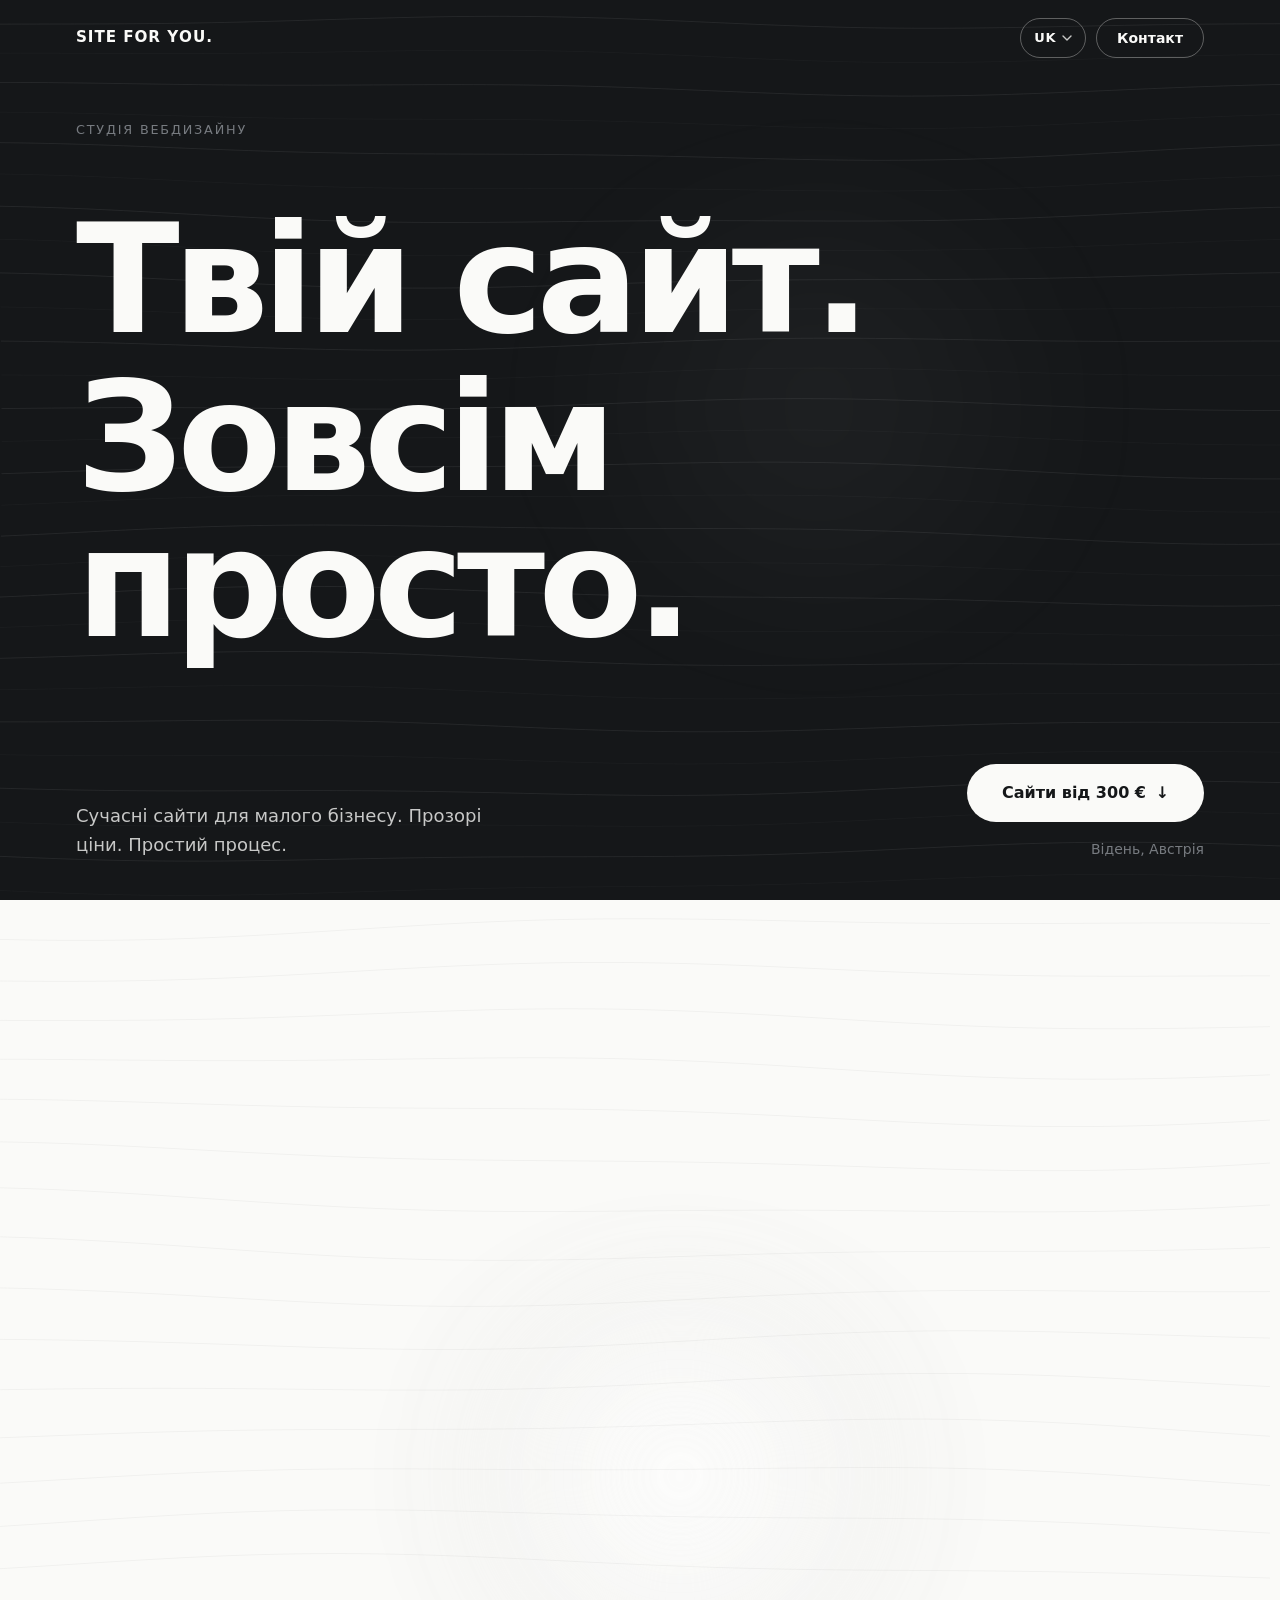
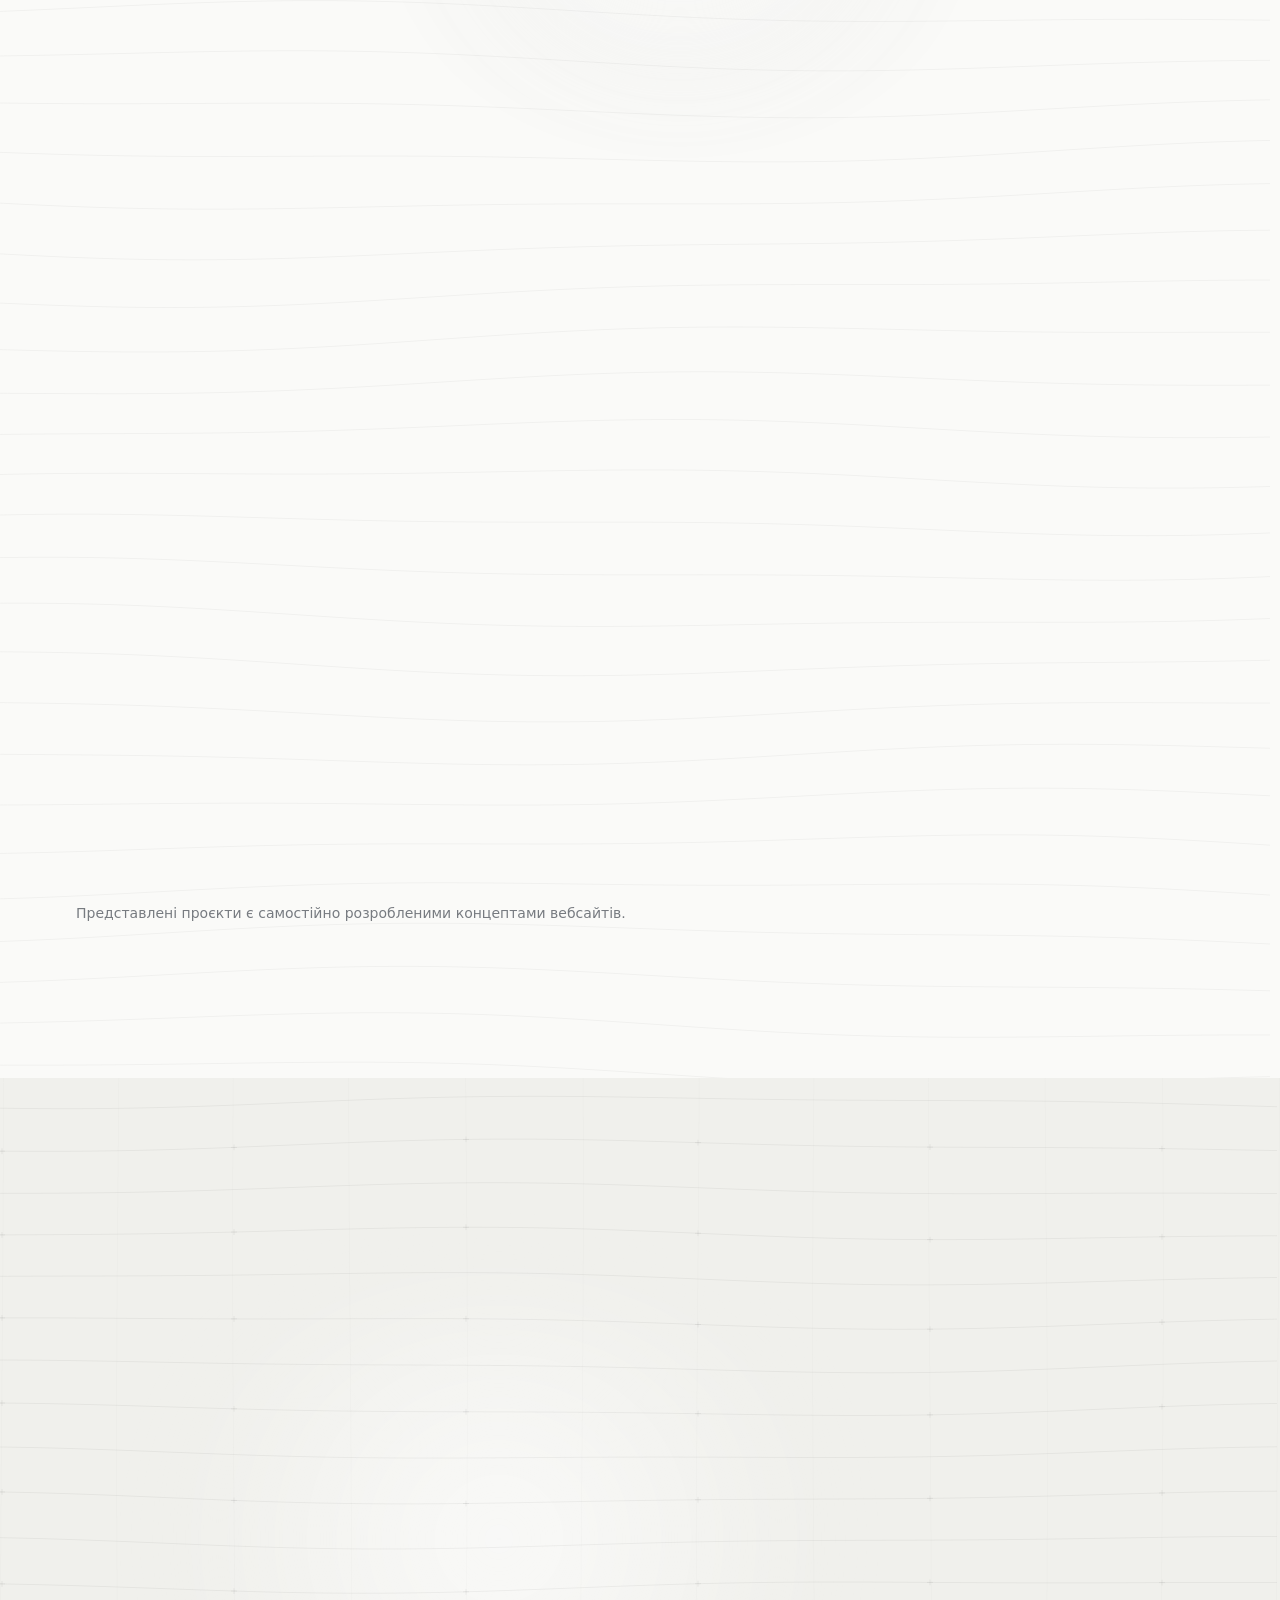
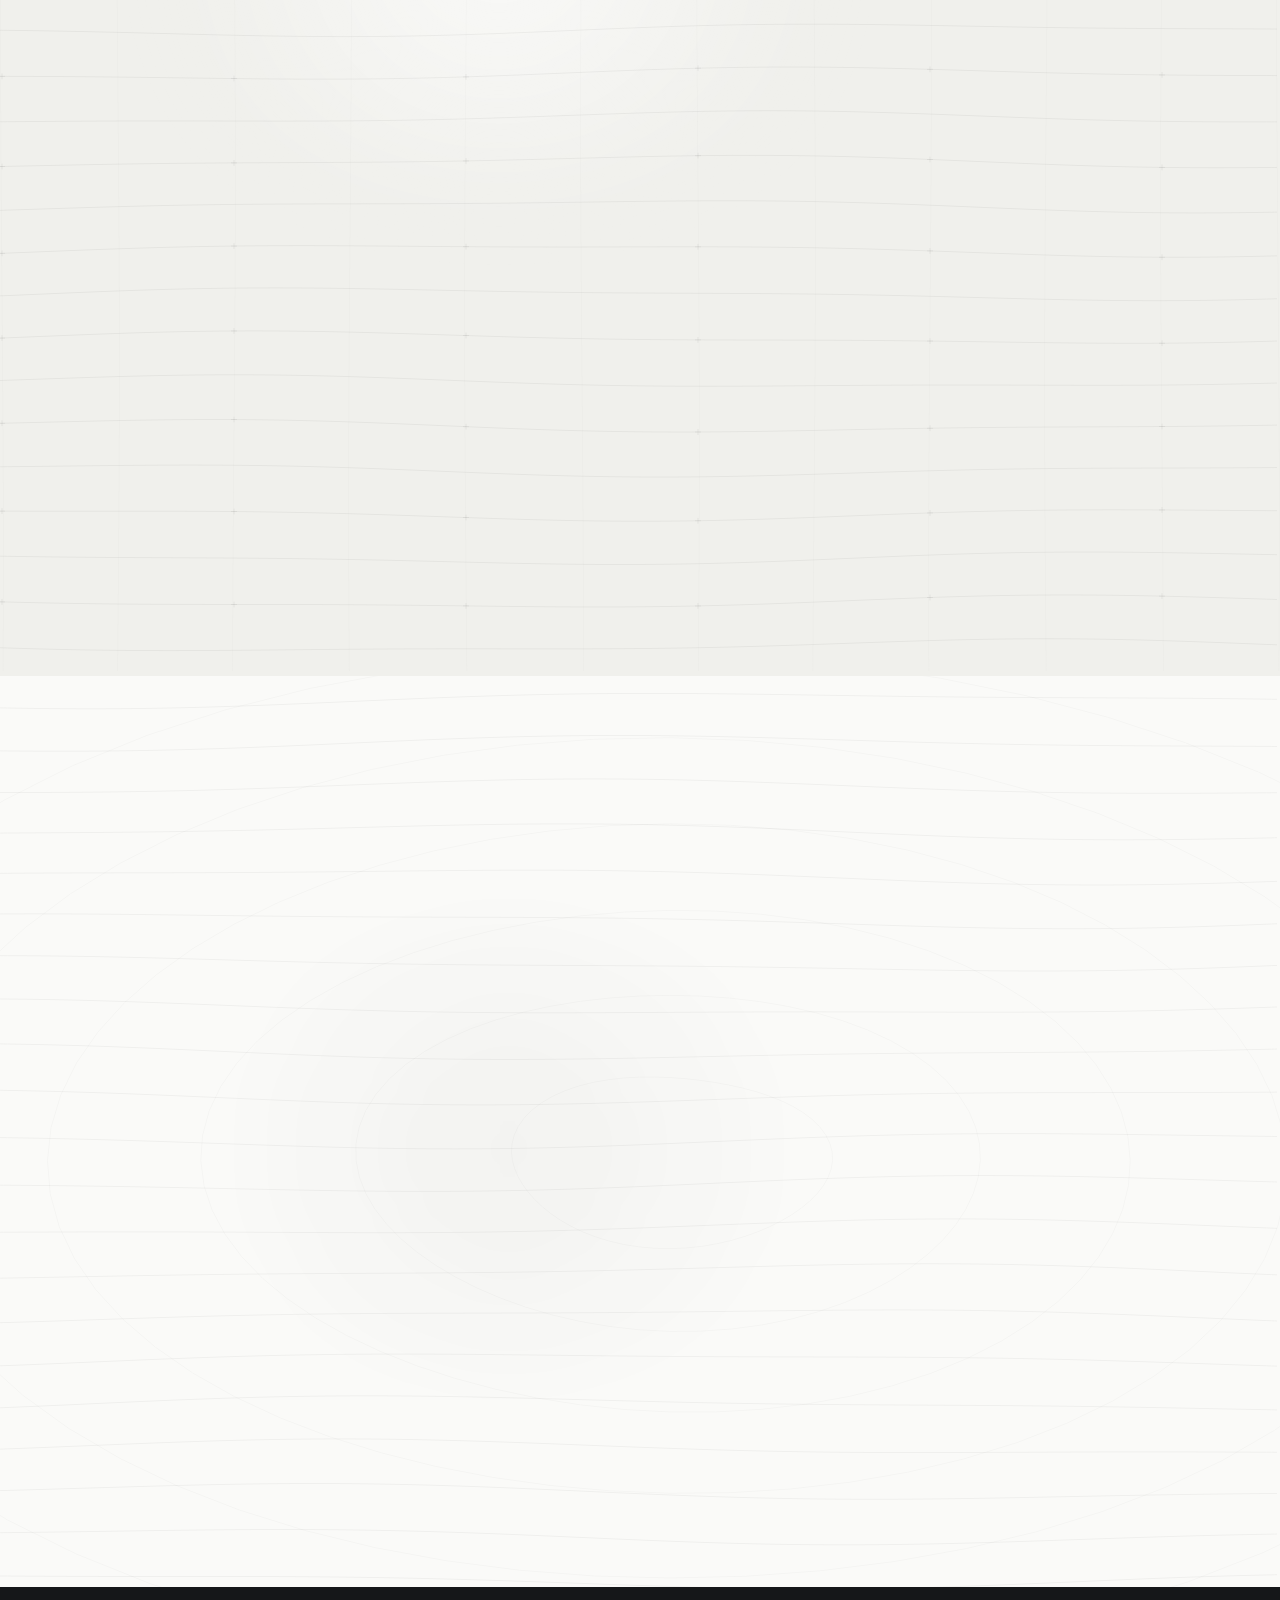
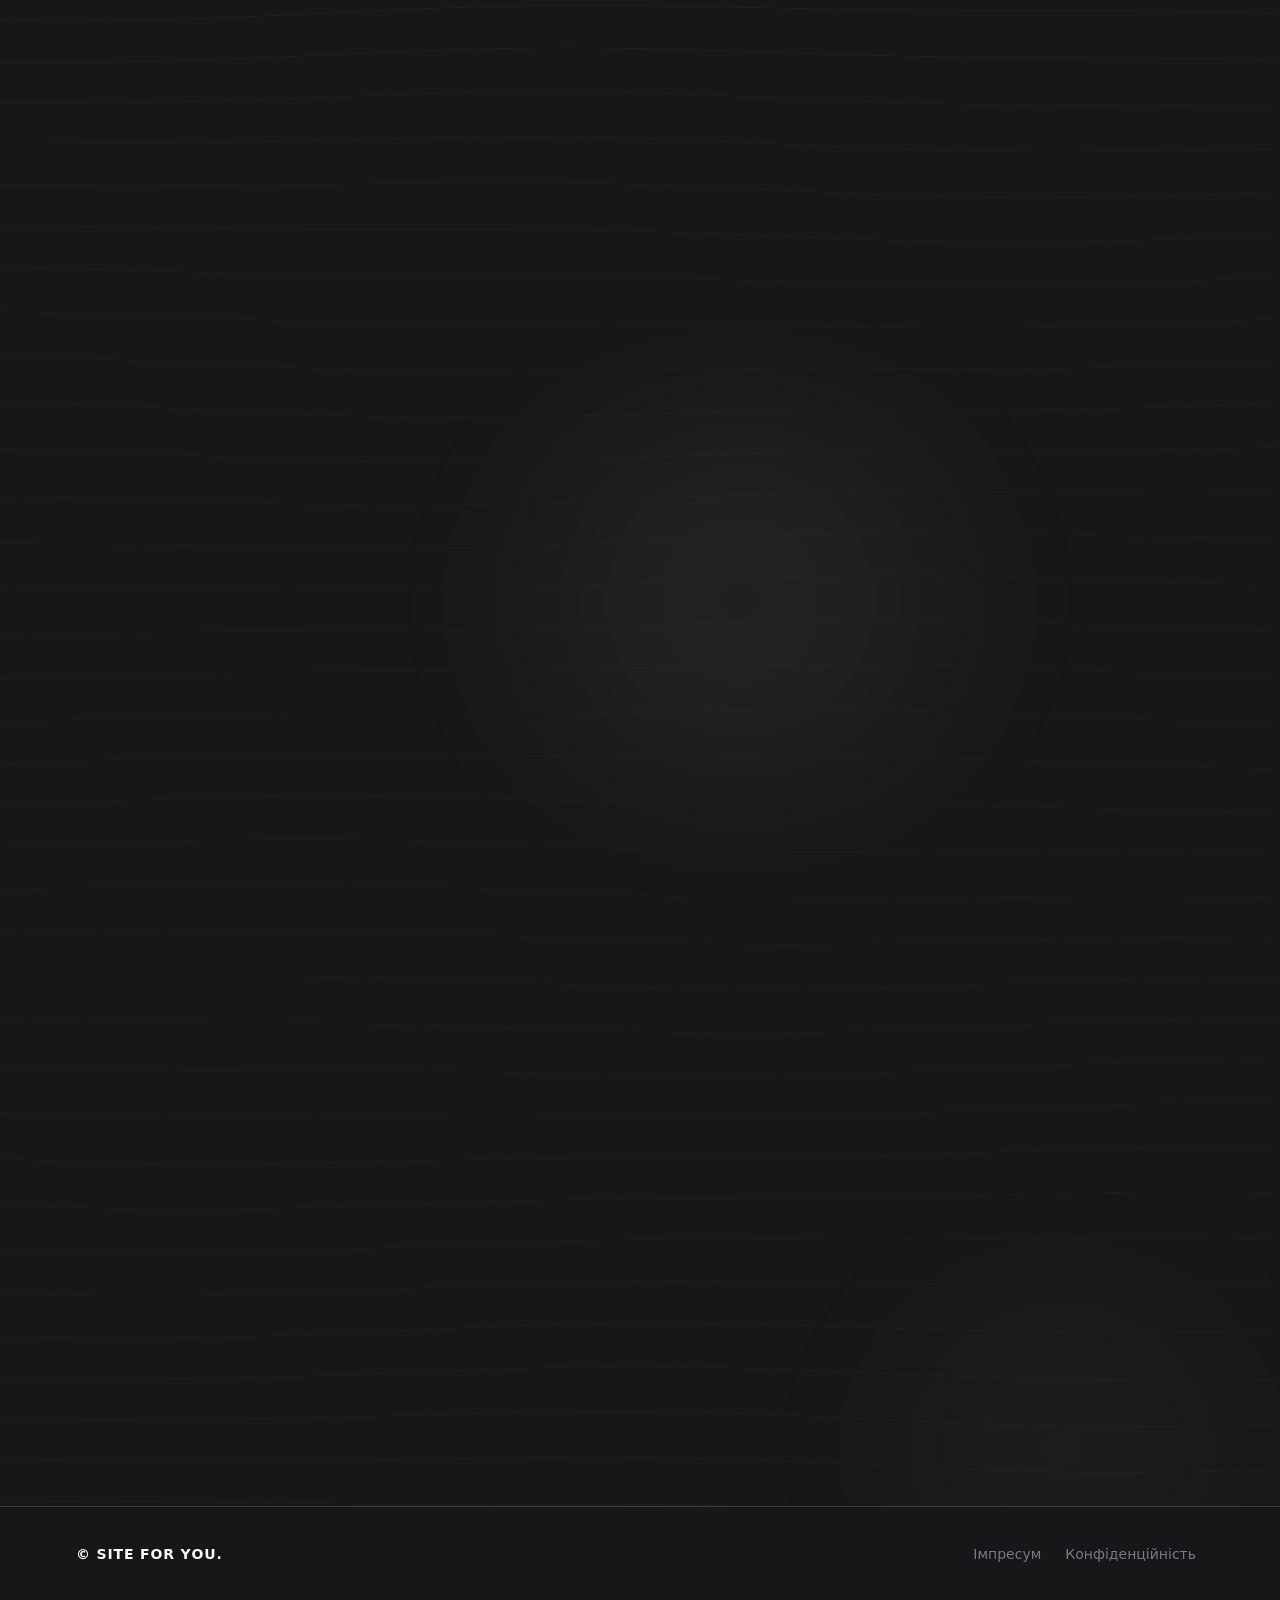
<file: uk/index.html>
<!DOCTYPE html>
<html lang="uk" dir="ltr">
<head>
  <meta charset="utf-8">
  <meta name="viewport" content="width=device-width, initial-scale=1">
  <title>SITE FOR YOU. — Твій сайт. Зовсім просто.</title>
  <meta name="description" content="Сучасні вебсайти для малого бізнесу в Австрії. Прозорі ціни від 300 €, простий процес, персональний супровід. Студія вебдизайну у Відні.">
  <meta name="theme-color" content="#151719">
  <link rel="icon" href="../assets/favicon.svg" type="image/svg+xml">

  <!-- Produktions-Domain: https://siteforyou.at -->
  <link rel="canonical" href="https://siteforyou.at/uk/">
  <link rel="alternate" hreflang="de" href="https://siteforyou.at/">
  <link rel="alternate" hreflang="en" href="https://siteforyou.at/en/">
  <link rel="alternate" hreflang="uk" href="https://siteforyou.at/uk/">
  <link rel="alternate" hreflang="tr" href="https://siteforyou.at/tr/">
  <link rel="alternate" hreflang="it" href="https://siteforyou.at/it/">
  <link rel="alternate" hreflang="zh-Hans" href="https://siteforyou.at/zh/">
  <link rel="alternate" hreflang="ar" href="https://siteforyou.at/ar/">
  <link rel="alternate" hreflang="x-default" href="https://siteforyou.at/">

  <meta property="og:type" content="website">
  <meta property="og:locale" content="uk_UA">
  <meta property="og:site_name" content="SITE FOR YOU.">
  <meta property="og:title" content="SITE FOR YOU. — Твій сайт. Зовсім просто.">
  <meta property="og:description" content="Сучасні сайти для малого бізнесу. Прозорі ціни. Простий процес.">
  <meta property="og:url" content="https://siteforyou.at/uk/">
  <meta name="twitter:card" content="summary">

  <script>document.documentElement.classList.add("js");window.SFY_ROOT="../";window.SFY_ROUTE_LANG="uk";</script>
  <link rel="stylesheet" href="../styles.css?v=20261109a">
  <script src="../config.js?v=20261109a"></script>
  <script src="../locales/de.js?v=20261109a" defer></script>
  <script src="../locales/en.js?v=20261109a" defer></script>
  <script src="../locales/uk.js?v=20261109a" defer></script>
  <script src="../locales/tr.js?v=20261109a" defer></script>
  <script src="../locales/it.js?v=20261109a" defer></script>
  <script src="../locales/zh-Hans.js?v=20261109a" defer></script>
  <script src="../locales/ar.js?v=20261109a" defer></script>
  <script src="../i18n.js?v=20261109a" defer></script>
  <script src="../script.js?v=20261109a" defer></script>
  <script src="../effects.js?v=20261109a" defer></script>
</head>
<body data-page="home">
  <a class="skip" href="#arbeiten" data-i18n="nav.skip">Перейти до вмісту</a>

  <header class="header" id="header">
    <div class="wrap header__in">
      <a class="logo" href="#top" dir="ltr" aria-label="SITE FOR YOU. – нагору" data-i18n-aria="nav.logoAria">SITE FOR YOU.</a>
      <div class="header__actions">
        <div class="lang" id="lang-switcher" data-typo-skip="1">
          <button type="button" class="lang__btn" id="lang-btn" aria-haspopup="listbox" aria-expanded="false" aria-controls="lang-menu" aria-label="undefined (Українська)">
            <span class="lang__code" id="lang-current" dir="ltr">UK</span>
            <svg class="lang__chev" width="10" height="6" viewBox="0 0 10 6" fill="none" aria-hidden="true">
              <path d="M1 1L5 5L9 1" stroke="currentColor" stroke-width="1.4" stroke-linecap="round" stroke-linejoin="round"/>
            </svg>
          </button>
          <ul class="lang__menu" id="lang-menu" role="listbox" aria-label="undefined" tabindex="-1"></ul>
        </div>
        <a class="btn btn--small" href="#kontakt" data-i18n="nav.contact">Контакт</a>
      </div>
    </div>
  </header>

  <!-- Dekorative Ebene für sanfte Tiefe bei Abschnittswechseln (keine Interaktion) -->
  <div class="depth-veil" id="depth-veil" aria-hidden="true"></div>

  <main id="top">
    <!-- 1. HERO -->
    <section class="hero" aria-labelledby="hero-title">
      <canvas class="hero__fx" id="hero-fx" aria-hidden="true"></canvas>
      <div class="wrap hero__in">
        <p class="hero__meta" data-i18n="hero.meta">Студія вебдизайну</p>
        <h1 id="hero-title" class="hero__title" data-typo="words">
          <span class="line"><span data-i18n="hero.titleLine1">Твій сайт.</span></span>
          <span class="line"><span data-i18n="hero.titleLine2">Зовсім просто.</span></span>
        </h1>
        <div class="hero__bottom">
          <p class="hero__text" data-i18n="hero.text">Сучасні сайти для малого бізнесу. Прозорі ціни. Простий процес.</p>
          <div class="hero__cta">
            <a class="btn btn--light btn--large" href="#preise"><span data-i18n="hero.cta">Сайти від 300 €</span> <span aria-hidden="true" class="arrow">↓</span></a>
            <p class="hero__loc" data-i18n="hero.loc">Відень, Австрія</p>
          </div>
        </div>
      </div>
    </section>

    <!-- 2. SELECTED WORK -->
    <section class="section" id="arbeiten" aria-labelledby="work-title">
      <div class="wrap">
        <div class="section__head reveal">
          <div class="section__head-in">
            <h2 id="work-title" data-typo="words" data-i18n="work.title">Вибрані роботи.</h2>
            <p data-i18n="work.subtitle">Три різні концепти вебсайтів.</p>
          </div>
        </div>

        <div class="work">
          <article class="project project--featured reveal is-live" data-project="h11">
            <a class="project__link" href="https://illyastack.github.io/H11-demo/" target="_blank" rel="noopener noreferrer" aria-label="H11 Neubau – відкрити демо концепту сайту (нова вкладка)" data-i18n-aria="work.h11Aria">
              <div class="project__media has-img">
                <img src="../assets/portfolio/h11.webp" srcset="../assets/portfolio/h11-720.webp 720w, ../assets/portfolio/h11.webp 1440w" sizes="(min-width: 1300px) 1130px, 100vw" width="1440" height="900" alt="Головна сторінка концепту сайту H11 Neubau" data-i18n-alt="work.h11Alt" decoding="async">
              </div>
              <div class="project__info">
                <div>
                  <h3 dir="ltr">H11 Neubau</h3>
                  <p data-i18n="work.h11Desc">Ресторан · Концепт сайту</p>
                </div>
                <span class="project__cta" data-i18n="work.cta">Демо-версія</span>
              </div>
            </a>
          </article>

          <article class="project reveal is-live" data-project="hairnails">
            <a class="project__link" href="https://illyastack.github.io/HairNails-demo/" target="_blank" rel="noopener noreferrer" aria-label="Hairnails – відкрити демо концепту сайту (нова вкладка)" data-i18n-aria="work.hairnailsAria">
              <div class="project__media has-img">
                <img src="../assets/portfolio/hairnails.webp" srcset="../assets/portfolio/hairnails-720.webp 720w, ../assets/portfolio/hairnails.webp 1440w" sizes="(min-width: 720px) 50vw, 100vw" width="1440" height="900" alt="Головна сторінка концепту сайту Hairnails" data-i18n-alt="work.hairnailsAlt" loading="lazy" decoding="async">
              </div>
              <div class="project__info">
                <div>
                  <h3 dir="ltr">Hairnails</h3>
                  <p data-i18n="work.hairnailsDesc">Салон краси · Концепт сайту</p>
                </div>
                <span class="project__cta" data-i18n="work.cta">Демо-версія</span>
              </div>
            </a>
          </article>

          <article class="project reveal is-live" data-project="loz">
            <a class="project__link" href="https://illyastack.github.io/loz-redesign-demo/" target="_blank" rel="noopener noreferrer" aria-label="Loz – відкрити демо концепту сайту (нова вкладка)" data-i18n-aria="work.lozAria">
              <div class="project__media has-img">
                <img src="../assets/portfolio/loz.webp" srcset="../assets/portfolio/loz-720.webp 720w, ../assets/portfolio/loz.webp 1440w" sizes="(min-width: 720px) 50vw, 100vw" width="1440" height="900" alt="Головна сторінка концепту сайту Loz" data-i18n-alt="work.lozAlt" loading="lazy" decoding="async">
              </div>
              <div class="project__info">
                <div>
                  <h3 dir="ltr">Loz</h3>
                  <p data-i18n="work.lozDesc">Концепт сайту</p>
                </div>
                <span class="project__cta" data-i18n="work.cta">Демо-версія</span>
              </div>
            </a>
          </article>
        </div>
        <p class="note" data-i18n="work.note">Представлені проєкти є самостійно розробленими концептами вебсайтів.</p>
      </div>
    </section>

    <!-- 3. PRICING -->
    <section class="section section--alt" id="preise" aria-labelledby="price-title">
      <div class="wrap">
        <div class="section__head reveal">
          <div class="section__head-in">
            <h2 id="price-title" data-typo="words" data-i18n="price.title">Просто. Прозоро. Швидко.</h2>
          </div>
        </div>

        <div class="plans">
          <article class="plan reveal" data-plan="starter">
            <span class="plan__sel" aria-hidden="true" data-i18n="price.selectedBadge">✓ Обрано</span>
            <h3 class="plan__name" data-i18n="price.starter.name">Starter</h3>
            <p class="plan__price" dir="ltr" data-i18n="price.starter.price">300 €</p>
            <p class="plan__desc" data-i18n="price.starter.desc">Усе найважливіше на одній сторінці.</p>
            <ul class="plan__list">
              <li data-i18n="price.starter.f1">Односторінковий сайт (One-Page)</li>
              <li data-i18n="price.starter.f2">До п’яти розділів</li>
              <li data-i18n="price.starter.f3">Адаптовано для смартфонів і комп’ютерів</li>
              <li data-i18n="price.starter.f4">Базове налаштування для пошукових систем</li>
              <li data-i18n="price.starter.f5">Контактні дані або блок контактів</li>
              <li data-i18n="price.starter.f6">Один раунд правок</li>
            </ul>
            <a class="btn btn--dark btn--block" href="#betreuung" data-package="starter" aria-pressed="false" role="button">Замовити Starter</a>
          </article>

          <article class="plan reveal" data-plan="business">
            <span class="plan__sel" aria-hidden="true" data-i18n="price.selectedBadge">✓ Обрано</span>
            <h3 class="plan__name" data-i18n="price.business.name">Business</h3>
            <p class="plan__price" dir="ltr" data-i18n="price.business.price">500 €</p>
            <p class="plan__desc" data-i18n="price.business.desc">Більше простору для вашої компанії.</p>
            <ul class="plan__list">
              <li data-i18n="price.business.f1">До п’яти сторінок</li>
              <li data-i18n="price.business.f2">Адаптовано для смартфонів і комп’ютерів</li>
              <li data-i18n="price.business.f3">Базове налаштування для пошукових систем</li>
              <li data-i18n="price.business.f4">Розділ контактів</li>
              <li data-i18n="price.business.f5">Прості інтеграції за домовленістю</li>
              <li data-i18n="price.business.f6">Два раунди правок</li>
            </ul>
            <a class="btn btn--dark btn--block" href="#betreuung" data-package="business" aria-pressed="false" role="button">Замовити Business</a>
          </article>

          <article class="plan plan--dark reveal" data-plan="custom">
            <span class="plan__sel" aria-hidden="true" data-i18n="price.selectedBadge">✓ Обрано</span>
            <h3 class="plan__name" data-i18n="price.custom.name">Custom</h3>
            <p class="plan__price"><small data-i18n="price.custom.pricePrefix">Від</small> <span dir="ltr" data-i18n="price.custom.priceAmount">1.000 €</span></p>
            <p class="plan__desc" data-i18n="price.custom.desc">Індивідуальні рішення для масштабніших проєктів.</p>
            <ul class="plan__list">
              <li data-i18n="price.custom.f1">Індивідуально спроєктований сайт</li>
              <li data-i18n="price.custom.f2">Індивідуальний дизайн і функціонал</li>
              <li data-i18n="price.custom.f3">Обсяг і вартість відповідно до завдань</li>
              <li data-i18n="price.custom.f4">Персональна консультація щодо проєкту</li>
            </ul>
            <a class="btn btn--light btn--block" href="#betreuung" data-package="custom" aria-pressed="false" role="button">Обговорити проєкт</a>
          </article>
        </div>
        <p class="note reveal" data-i18n="price.note">Одноразова вартість розробки. Домен і поточне обслуговування узгоджуються окремо.</p>
      </div>
    </section>

    <!-- 4. MAINTENANCE -->
    <section class="section" id="betreuung" aria-labelledby="care-title">
      <div class="wrap" id="care-wrap">
        <div class="section__head reveal">
          <div class="section__head-in">
            <h2 id="care-title" data-typo="words" data-i18n="care.title">Обслуговування сайту.</h2>
            <p data-i18n="care.subtitle">За бажанням ми дбаємо про ваш сайт і після його запуску.</p>
          </div>
        </div>

        <!-- Erscheint nur, wenn zuvor ein Website-Paket gewählt wurde -->
        <div class="collapse is-closed" id="care-context" inert>
          <div class="collapse__in">
            <div class="care-context">
              <p class="care-context__line"><span class="care-context__check" aria-hidden="true">✓</span> <span data-i18n="care.contextPrefix">Ваш пакет сайту:</span> <strong id="care-context-pkg"></strong> <a href="#preise" id="care-change" data-i18n="care.contextChange">Змінити</a></p>
              <p class="care-context__hint" data-i18n="care.contextHint">Опціонально: додайте пакет підтримки або продовжуйте без обслуговування.</p>
            </div>
          </div>
        </div>

        <div class="care">
          <article class="care__item reveal" data-care-card="basic">
            <span class="care__sel" aria-hidden="true" data-i18n="price.selectedBadge">✓ Обрано</span>
            <div class="care__top">
              <h3 data-i18n="care.basic.name">Basic Care</h3>
              <p class="care__price"><span class="care__amount" dir="ltr" data-i18n="care.basic.price">20 €</span> <span class="care__per" data-i18n="care.perMonth">/ міс.</span></p>
            </div>
            <ul class="care__list">
              <li data-i18n="care.basic.f1">Хостинг</li>
              <li data-i18n="care.basic.f2">SSL-шифрування</li>
              <li data-i18n="care.basic.f3">Базовий технічний моніторинг</li>
              <li data-i18n="care.basic.f4">Резервні копії, якщо підтримується хостингом</li>
            </ul>
            <a class="btn btn--outline care__cta" href="#kontakt" data-care="basic" role="button" aria-pressed="false"><span class="care__cta-label">Замовити Basic Care</span></a>
          </article>

          <article class="care__item reveal" data-care-card="premium">
            <span class="care__sel" aria-hidden="true" data-i18n="price.selectedBadge">✓ Обрано</span>
            <div class="care__top">
              <h3 data-i18n="care.premium.name">Premium Care</h3>
              <p class="care__price"><span class="care__amount" dir="ltr" data-i18n="care.premium.price">40 €</span> <span class="care__per" data-i18n="care.perMonth">/ міс.</span></p>
            </div>
            <p class="care__plus" data-i18n="care.premium.plus">Усе з пакета Basic Care, а також:</p>
            <ul class="care__list">
              <li data-i18n="care.premium.f1">До двох невеликих змін контенту на місяць</li>
              <li data-i18n="care.premium.f2">До 30 хвилин роботи над змінами на місяць</li>
            </ul>
            <a class="btn btn--outline care__cta" href="#kontakt" data-care="premium" role="button" aria-pressed="false"><span class="care__cta-label">Замовити Premium Care</span></a>
          </article>
        </div>

        <!-- Nur sichtbar, wenn ein Website-Paket gewählt wurde -->
        <div class="collapse is-closed" id="care-skip" inert>
          <div class="collapse__in">
            <div class="care-skip">
              <button type="button" class="btn btn--ghost" id="skip-care"><span data-i18n="care.skip">Продовжити без обслуговування</span> <span aria-hidden="true" class="arrow arrow--right">→</span></button>
            </div>
          </div>
        </div>

        <p class="note reveal" data-i18n="care.note">Додаткові щомісячні послуги — не входять у вартість створення сайту. Домени та подальші роботи з розробки не включені автоматично.</p>
      </div>
    </section>

    <!-- 5. CONTACT -->
    <section class="contact" id="kontakt" aria-labelledby="contact-title">
      <div class="wrap contact__in" id="contact-wrap">
        <div class="contact__intro reveal">
          <div class="contact__sticky" id="contact-sticky">
            <h2 id="contact-title" data-typo="words" data-i18n="form.title">Готові до нового сайту?</h2>
            <p data-i18n="form.intro">Коротко розкажіть про свій проєкт. Ми особисто зв’яжемося з вами.</p>
            <p class="contact__fallback" id="mail-fallback" hidden>
              <span data-i18n="form.mailFallbackPrefix">Зручніше поштою?</span> <a id="mail-link" href="#" dir="ltr"></a>
            </p>
          </div>
        </div>

        <form class="form form-seq" id="form" novalidate>
          <fieldset class="choice" id="fs-type">
            <legend data-i18n="form.typeLegend">Що саме вам потрібно?</legend>
            <div class="choice__grid choice__grid--2">
              <label class="rc"><input type="radio" name="Anfrageart" value="website" checked><span class="rc__body"><span class="rc__name" data-i18n="form.typeWebsite">Новий сайт</span></span></label>
              <label class="rc"><input type="radio" name="Anfrageart" value="maintenance"><span class="rc__body"><span class="rc__name" data-i18n="form.typeMaint">Обслуговування сайту</span></span></label>
            </div>
          </fieldset>

          <!-- Zusammenfassung der aktuellen Auswahl (animiert jede Zeile separat) -->
          <div class="summary" id="summary">
            <div class="summary__head">
              <span class="summary__title" id="summary-title" data-i18n="form.summaryTitle">Ваш вибір</span>
              <button type="button" class="summary__toggle" id="sel-toggle" aria-expanded="true" aria-controls="sel">Згорнути вибір</button>
            </div>
            <div class="summary__rows" id="summary-list" aria-live="polite" aria-labelledby="summary-title">
              <div class="summary__row" id="sum-row-empty">
                <div class="summary__row-in">
                  <div class="summary__empty" id="sum-empty-txt">Будь ласка, оберіть пакет сайту.</div>
                </div>
              </div>
              <div class="summary__row is-closed" id="sum-row-web">
                <div class="summary__row-in">
                  <div class="summary__item"><span class="summary__val" id="sum-web-val"></span><span class="summary__tag" id="sum-web-tag" data-i18n="form.tagWebsite">Сайт</span></div>
                </div>
              </div>
              <div class="summary__row is-closed" id="sum-row-care">
                <div class="summary__row-in">
                  <div class="summary__item"><span class="summary__val" id="sum-care-val"></span><span class="summary__tag" id="sum-care-tag">Підтримка</span></div>
                </div>
              </div>
            </div>
            <p class="err" id="sel-err" role="alert"></p>
          </div>

          <!-- Auswahlfelder (ein-/ausklappbar, ersetzen keine Formularfelder) -->
          <div class="collapse" id="sel">
            <div class="collapse__in">
              <div class="collapse" id="panel-website">
                <div class="collapse__in stack">
                  <fieldset class="choice">
                    <legend data-i18n="form.pkgLegend">Бажаний пакет</legend>
                    <div class="choice__grid">
                      <label class="rc"><input type="radio" name="w_pkg" value="starter"><span class="rc__body"><span class="rc__name" data-i18n="price.starter.name">Starter</span><span class="rc__price" data-i18n="form.rcStarterPrice">300 €</span></span></label>
                      <label class="rc"><input type="radio" name="w_pkg" value="business"><span class="rc__body"><span class="rc__name" data-i18n="price.business.name">Business</span><span class="rc__price" data-i18n="form.rcBusinessPrice">500 €</span></span></label>
                      <label class="rc"><input type="radio" name="w_pkg" value="custom"><span class="rc__body"><span class="rc__name" data-i18n="price.custom.name">Custom</span><span class="rc__price" data-i18n="form.rcCustomPrice">від 1.000 €</span></span></label>
                    </div>
                  </fieldset>
                  <fieldset class="choice">
                    <legend><span data-i18n="form.careLegend">Додати підтримку</span> <span class="opt" data-i18n="form.optional">(необов’язково)</span></legend>
                    <div class="choice__grid">
                      <label class="rc"><input type="radio" name="w_care" value="none" checked><span class="rc__body"><span class="rc__name" data-i18n="form.careNoneName">Без підтримки</span><span class="rc__price" data-i18n="form.careNonePrice">лише розробка</span></span></label>
                      <label class="rc"><input type="radio" name="w_care" value="basic"><span class="rc__body"><span class="rc__name" data-i18n="care.basic.name">Basic Care</span><span class="rc__price" data-i18n="form.rcBasicPrice">20 €/міс.</span></span></label>
                      <label class="rc"><input type="radio" name="w_care" value="premium"><span class="rc__body"><span class="rc__name" data-i18n="care.premium.name">Premium Care</span><span class="rc__price" data-i18n="form.rcPremiumPrice">40 €/міс.</span></span></label>
                    </div>
                  </fieldset>
                </div>
              </div>

              <div class="collapse is-closed" id="panel-maint" inert>
                <div class="collapse__in stack">
                  <fieldset class="choice">
                    <legend data-i18n="form.maintLegend">Бажаний пакет підтримки</legend>
                    <div class="choice__grid choice__grid--2">
                      <label class="rc"><input type="radio" name="m_care" value="basic"><span class="rc__body"><span class="rc__name" data-i18n="care.basic.name">Basic Care</span><span class="rc__price" data-i18n="form.rcBasicPrice">20 €/міс.</span></span></label>
                      <label class="rc"><input type="radio" name="m_care" value="premium"><span class="rc__body"><span class="rc__name" data-i18n="care.premium.name">Premium Care</span><span class="rc__price" data-i18n="form.rcPremiumPrice">40 €/міс.</span></span></label>
                    </div>
                  </fieldset>
                </div>
              </div>
            </div>
          </div>

          <!-- Nur bei Betreuung ohne neue Website -->
          <div class="collapse is-closed" id="panel-url" inert>
            <div class="collapse__in stack">
              <div class="field" id="field-url">
                <label for="url"><span data-i18n="form.urlLabel">Наявний вебсайт</span> <span class="opt" data-i18n="form.optional">(необов’язково)</span></label>
                <input id="url" name="Bestehende-Website" type="url" dir="ltr" inputmode="url" autocomplete="url" maxlength="200" placeholder="https://" data-i18n-placeholder="form.urlPlaceholder" aria-describedby="url-err">
                <p class="err" id="url-err" role="alert"></p>
              </div>
              <p class="choice__note" data-i18n="form.maintNote">Обслуговування наявних сайтів здійснюється після технічної перевірки.</p>
            </div>
          </div>

          <div class="field">
            <label for="company" data-i18n="form.companyLabel">Компанія / заклад</label>
            <input id="company" name="Unternehmen" type="text" autocomplete="organization" maxlength="100" required aria-describedby="company-err">
            <p class="err" id="company-err" role="alert"></p>
          </div>

          <div class="field">
            <label for="name" data-i18n="form.nameLabel">Ім’я</label>
            <input id="name" name="Kontaktperson" type="text" autocomplete="name" maxlength="100" required aria-describedby="name-err">
            <p class="err" id="name-err" role="alert"></p>
          </div>

          <div class="field">
            <label for="email" data-i18n="form.emailLabel">E-Mail</label>
            <input id="email" name="email" type="email" dir="ltr" inputmode="email" autocomplete="email" required aria-describedby="email-err">
            <p class="err" id="email-err" role="alert"></p>
          </div>

          <div class="field">
            <label for="phone"><span data-i18n="form.phoneLabel">Номер телефону</span> <span class="opt" data-i18n="form.optional">(необов’язково)</span></label>
            <input id="phone" name="Telefon" type="tel" dir="ltr" inputmode="tel" autocomplete="tel" maxlength="40">
          </div>

          <div class="field">
            <label for="message"><span data-i18n="form.messageLabel">Опис проєкту</span> <span class="opt" data-i18n="form.optional">(необов’язково)</span></label>
            <textarea id="message" name="Projektbeschreibung" rows="4" maxlength="3000"></textarea>
          </div>

          <!-- Spam-Falle: für Menschen unsichtbar -->
          <div class="hp" aria-hidden="true">
            <label><span data-i18n="form.hpLabel">Не заповнювати</span> <input type="text" name="_gotcha" tabindex="-1" autocomplete="off"></label>
          </div>

          <div class="form__submit">
            <p class="form__privacy"><span data-i18n="form.privacyPrefix">Ми використовуємо ваші дані виключно для опрацювання вашого запиту. Докладніше — у нашій </span><a href="../datenschutz.html" data-i18n="form.privacyLink">Політиці конфіденційності</a><span data-i18n="form.privacySuffix">.</span></p>
            <button class="btn btn--dark btn--block btn--large" type="submit" id="submit">
              <span class="btn__label" data-i18n="form.submit">Надіслати запит</span>
            </button>
            <p class="form__hint" data-i18n="form.hint">Запит ні до чого не зобов’язує — жодних витрат чи автоматичного договору.</p>
          </div>
          <div class="status" id="status" role="status" aria-live="polite" tabindex="-1"></div>
        </form>
      </div>
    </section>
  </main>

  <footer class="footer">
    <div class="wrap footer__in">
      <p dir="ltr">© SITE FOR YOU.</p>
      <nav aria-label="Юридична інформація" data-i18n-aria="footer.legalNavAria">
        <a href="../impressum.html" data-i18n="footer.impressum">Імпресум</a>
        <a href="../datenschutz.html" data-i18n="footer.privacy">Конфіденційність</a>
      </nav>
    </div>
  </footer>
</body>
</html>
</file>
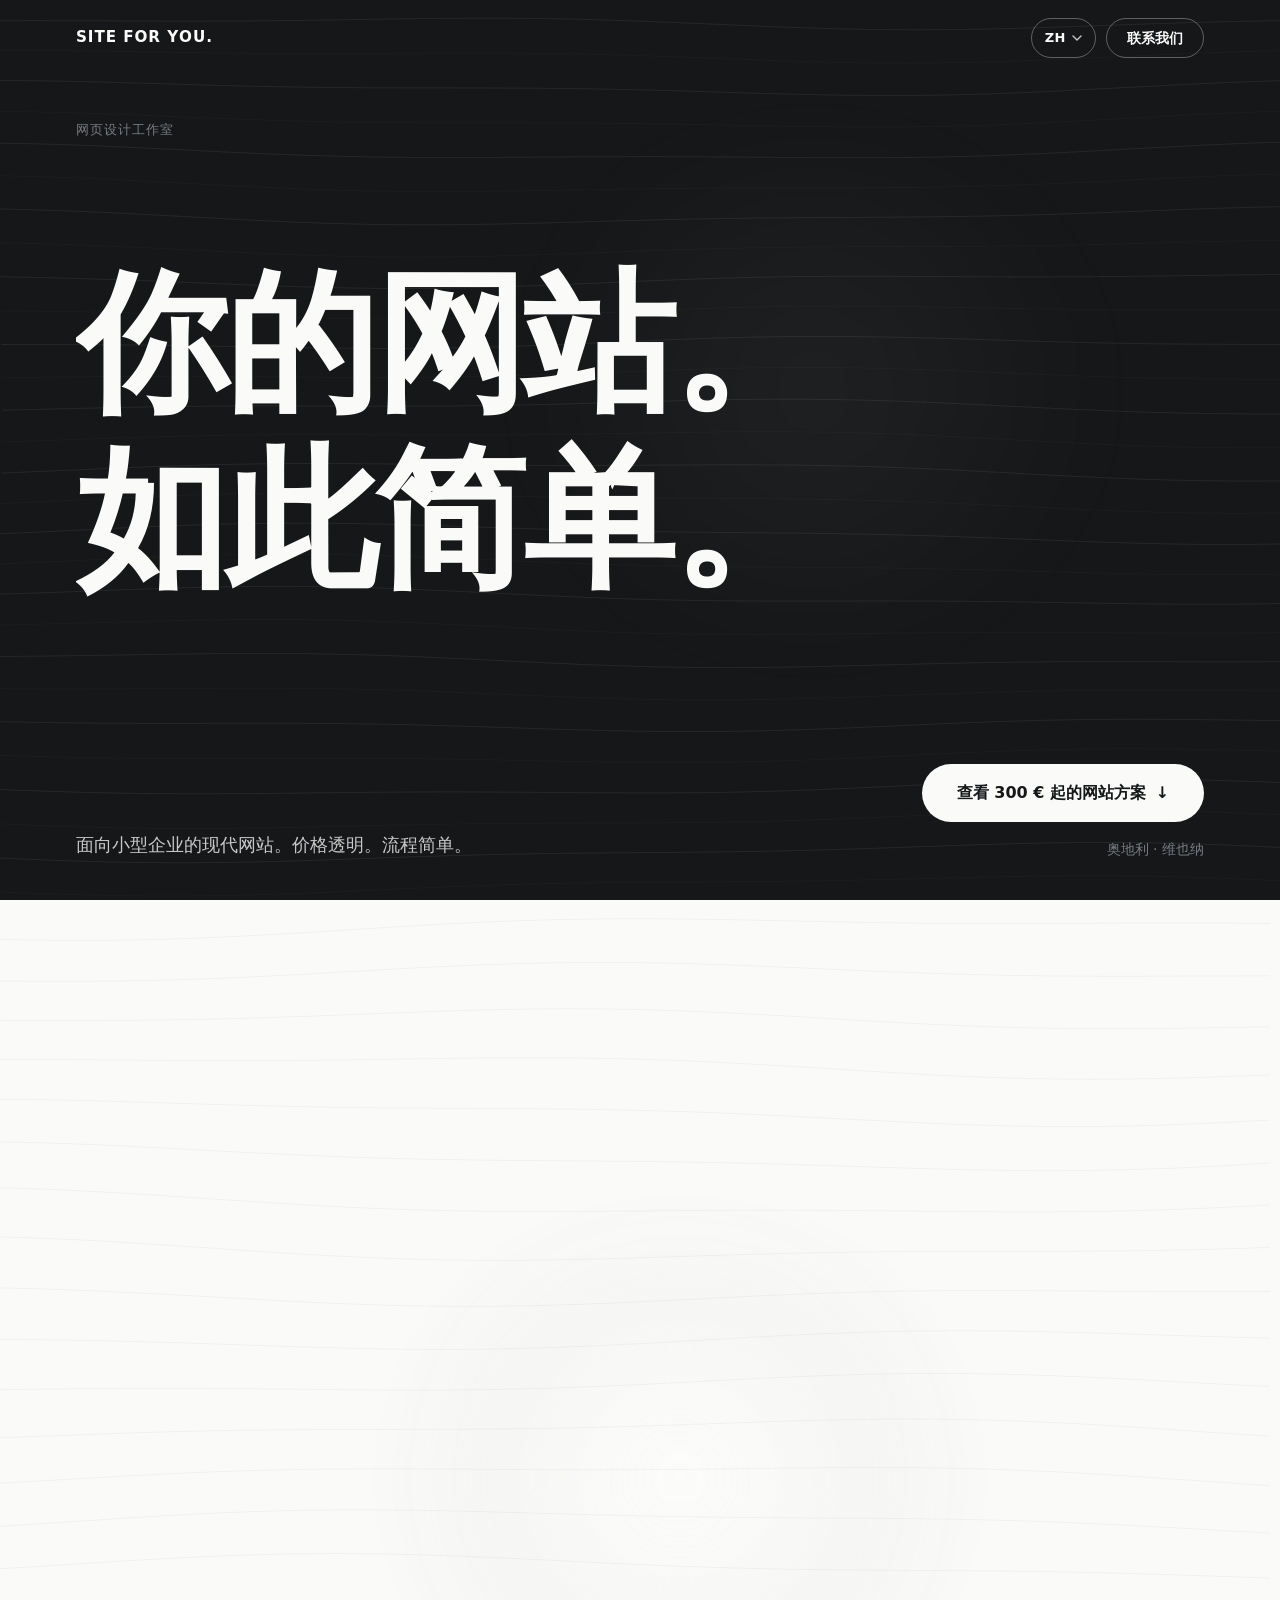
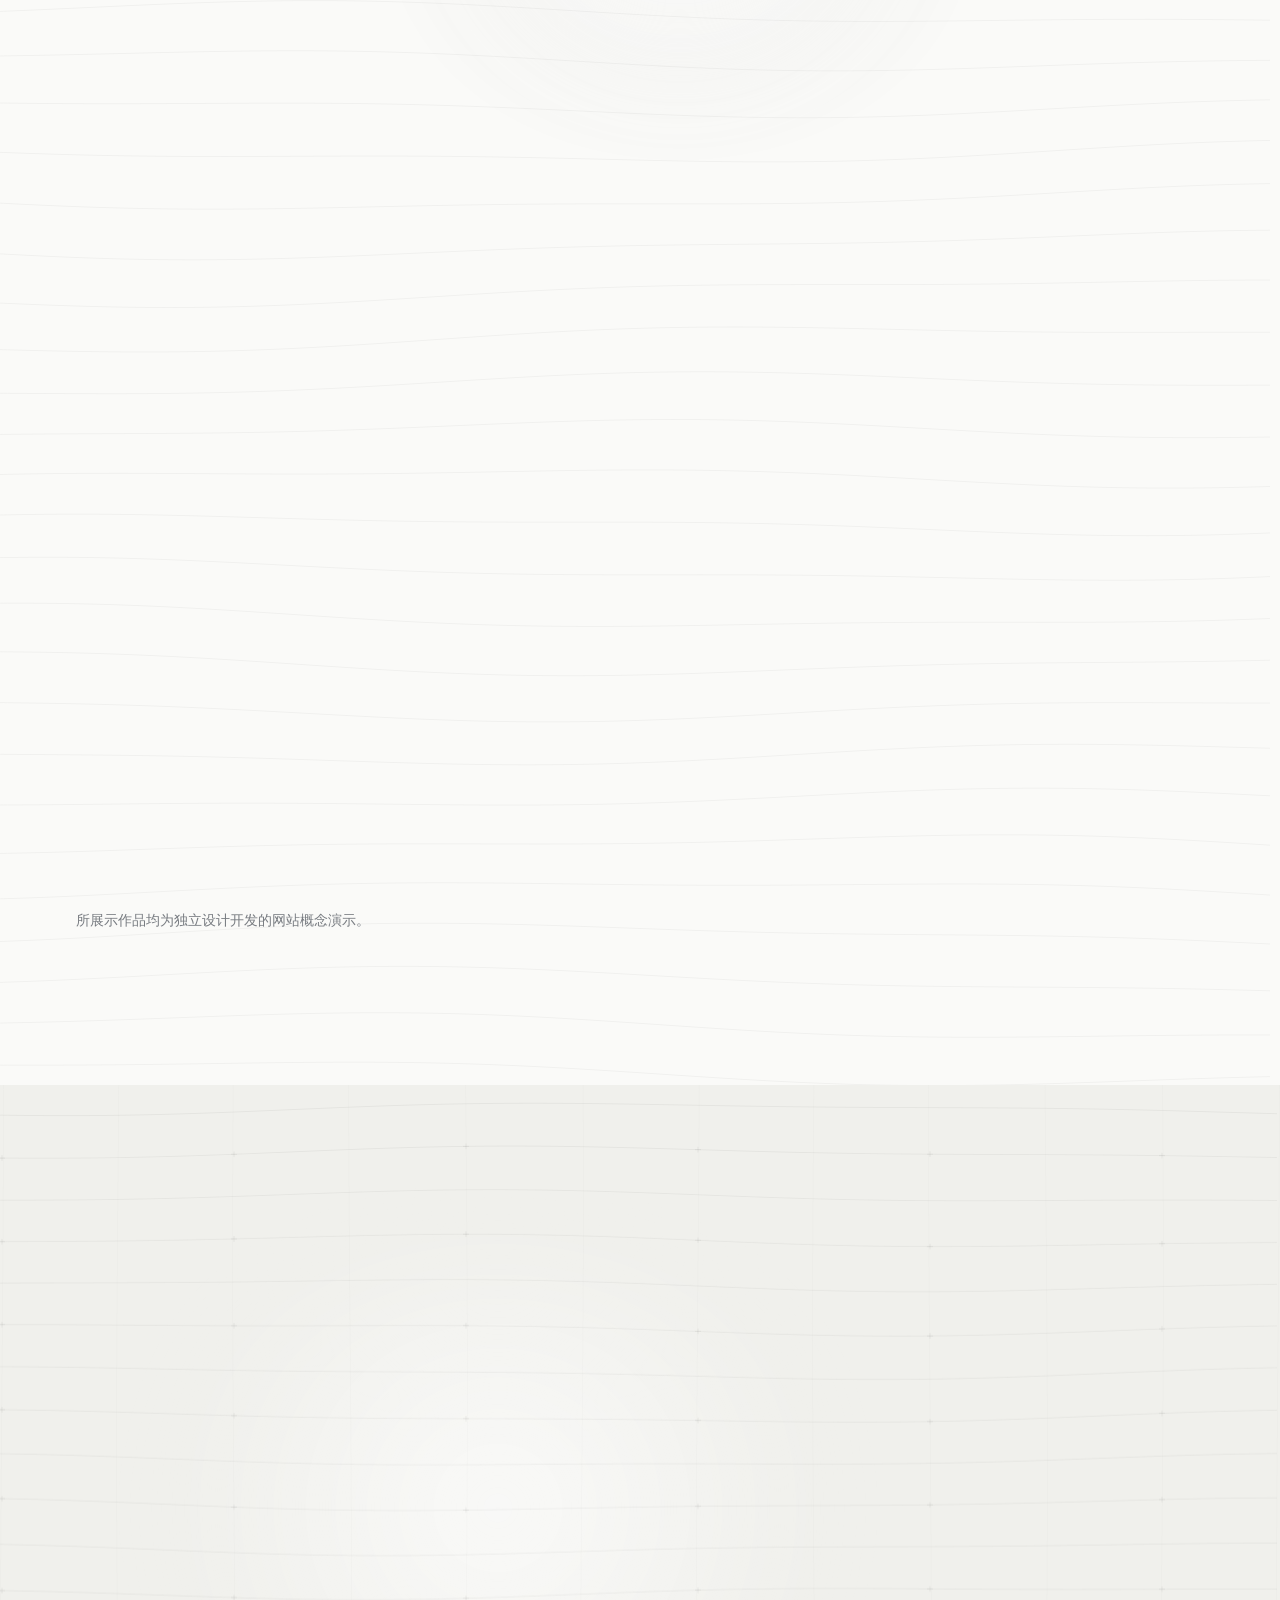
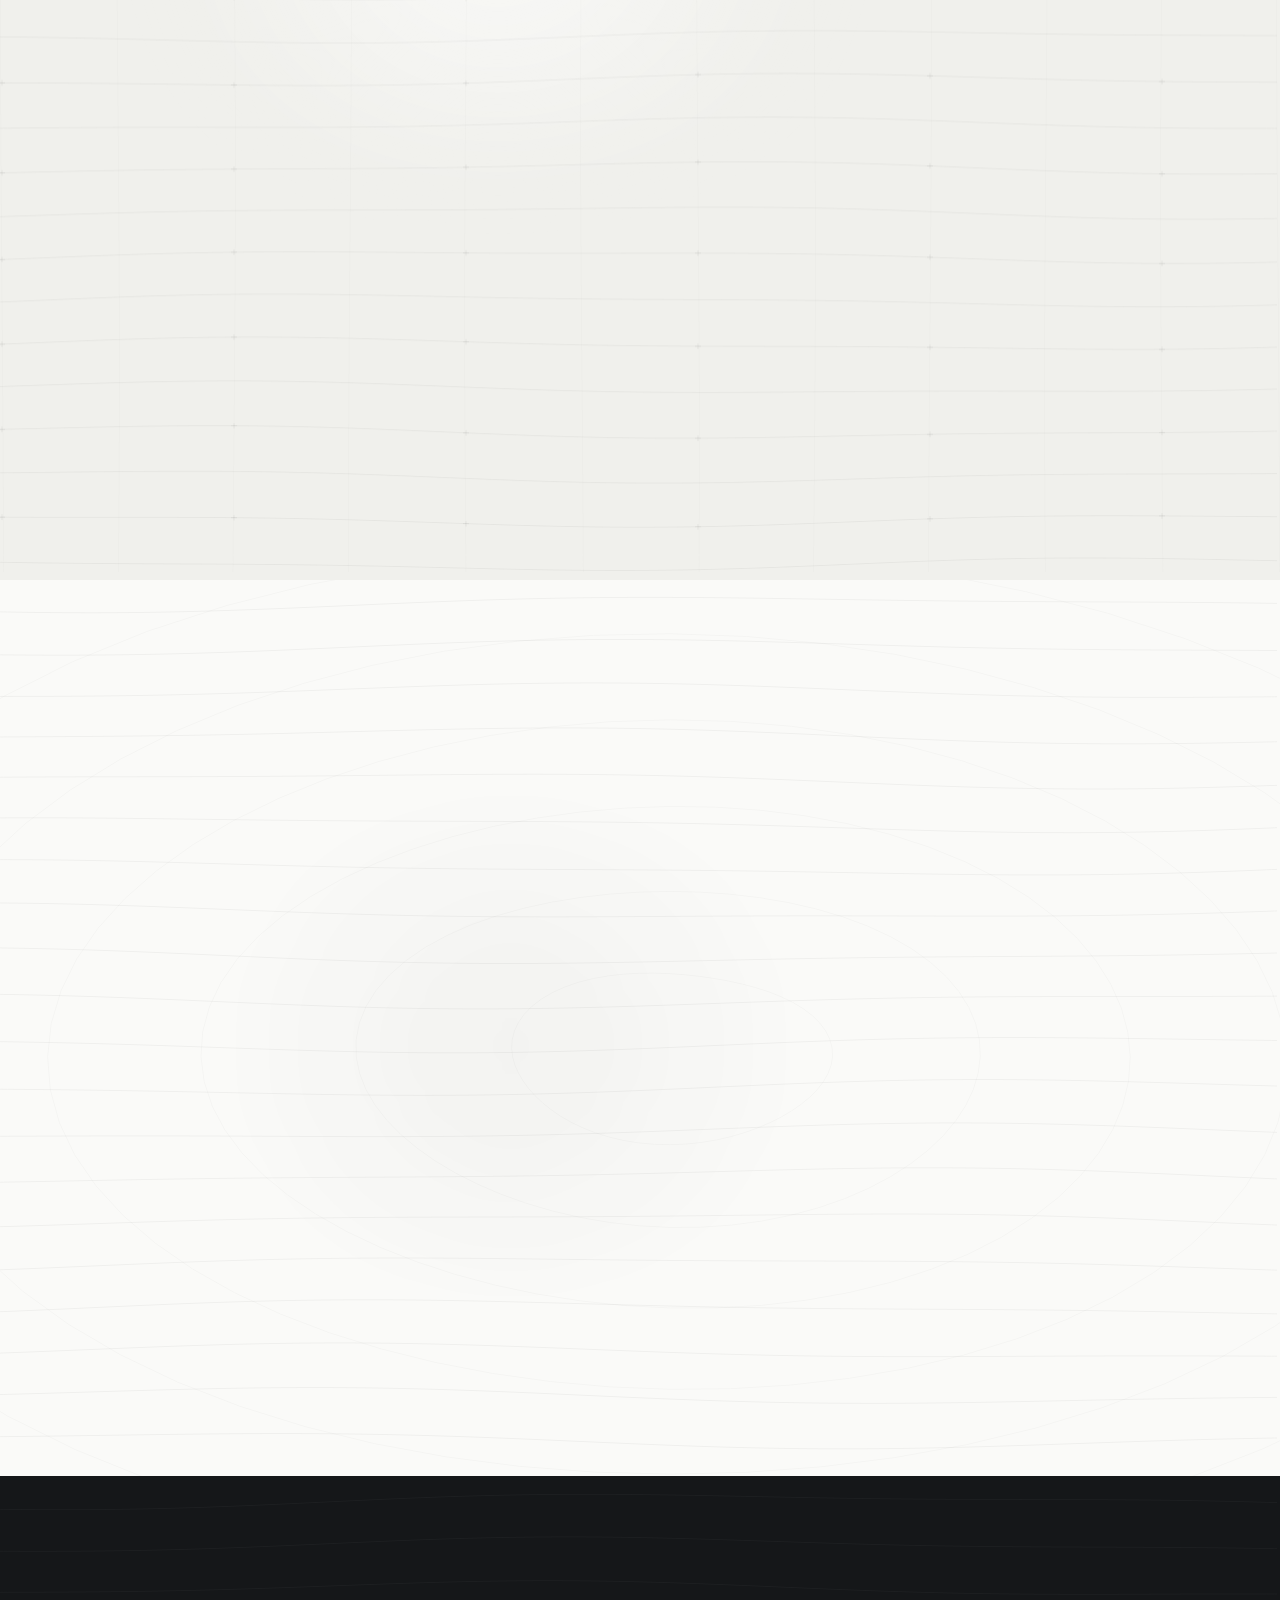
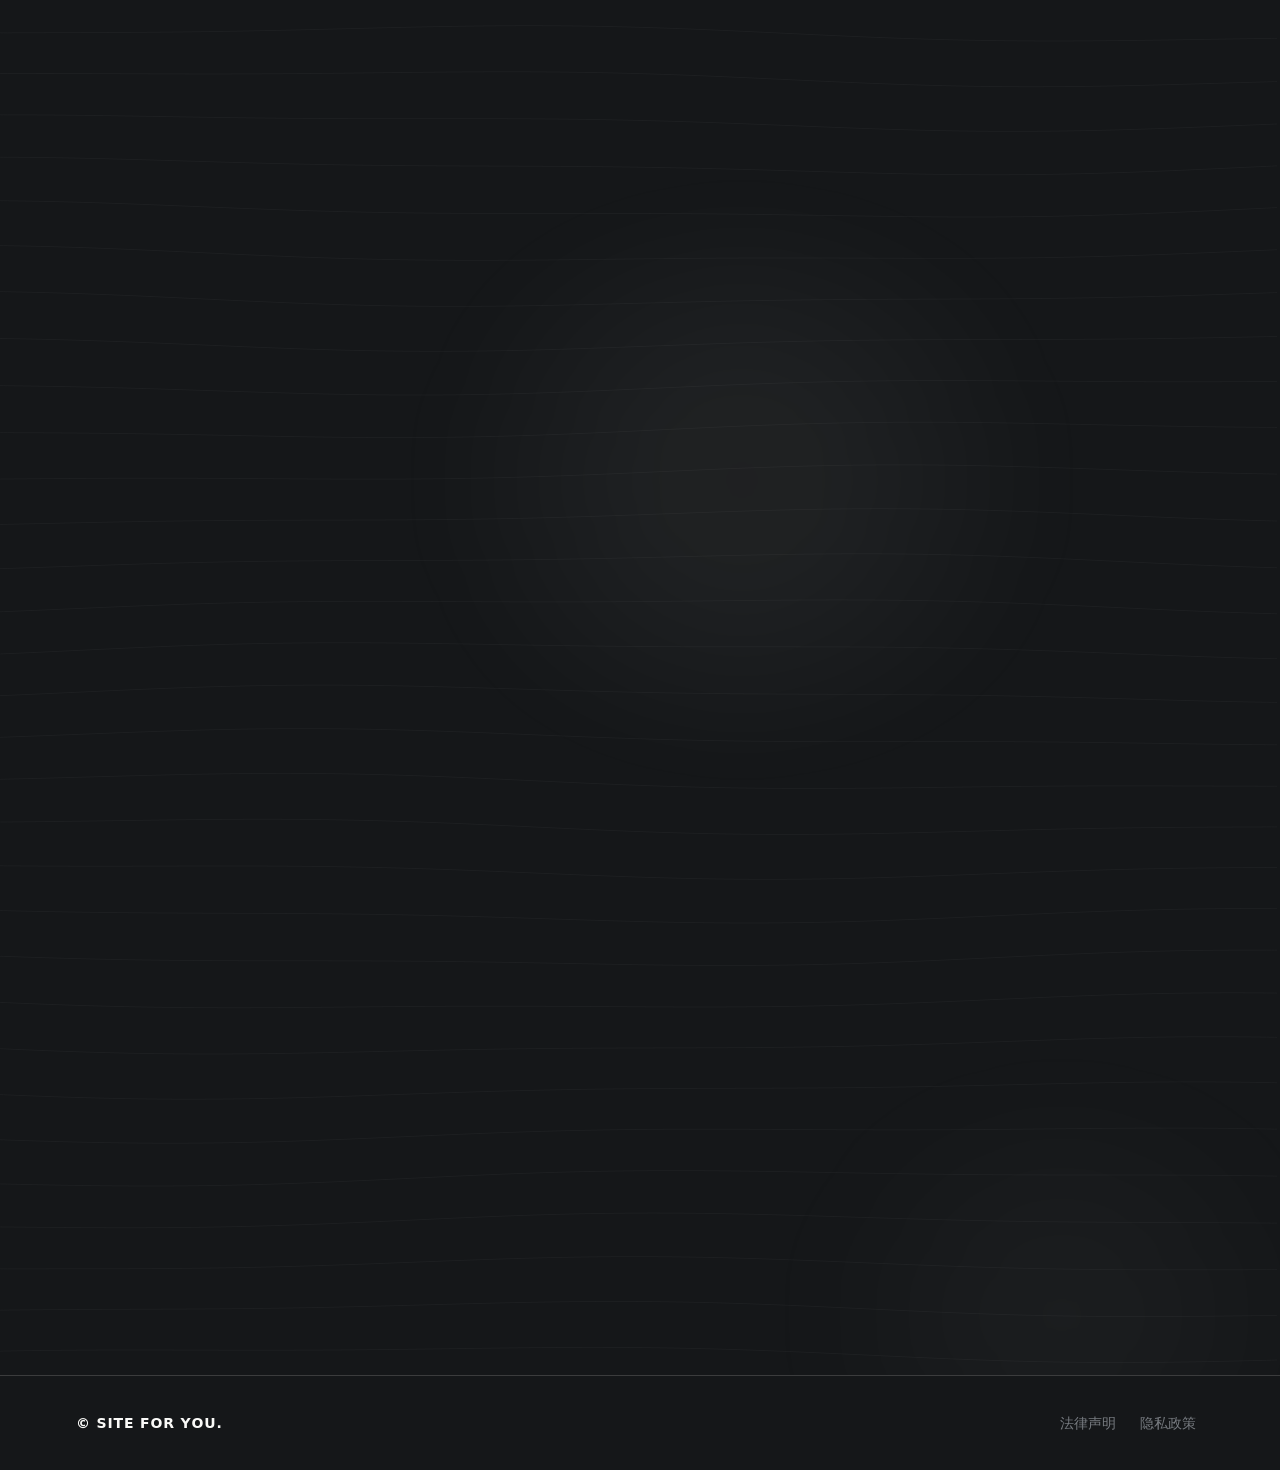
<file: zh/index.html>
<!DOCTYPE html>
<html lang="zh-Hans" dir="ltr">
<head>
  <meta charset="utf-8">
  <meta name="viewport" content="width=device-width, initial-scale=1">
  <title>SITE FOR YOU. — 你的网站。如此简单。</title>
  <meta name="description" content="为奥地利小型企业打造现代网站。300 € 起透明定价，流程极简，专人对接。来自维也纳的网页设计工作室。">
  <meta name="theme-color" content="#151719">
  <link rel="icon" href="../assets/favicon.svg" type="image/svg+xml">

  <!-- Produktions-Domain: https://siteforyou.at -->
  <link rel="canonical" href="https://siteforyou.at/zh/">
  <link rel="alternate" hreflang="de" href="https://siteforyou.at/">
  <link rel="alternate" hreflang="en" href="https://siteforyou.at/en/">
  <link rel="alternate" hreflang="uk" href="https://siteforyou.at/uk/">
  <link rel="alternate" hreflang="tr" href="https://siteforyou.at/tr/">
  <link rel="alternate" hreflang="it" href="https://siteforyou.at/it/">
  <link rel="alternate" hreflang="zh-Hans" href="https://siteforyou.at/zh/">
  <link rel="alternate" hreflang="ar" href="https://siteforyou.at/ar/">
  <link rel="alternate" hreflang="x-default" href="https://siteforyou.at/">

  <meta property="og:type" content="website">
  <meta property="og:locale" content="zh_CN">
  <meta property="og:site_name" content="SITE FOR YOU.">
  <meta property="og:title" content="SITE FOR YOU. — 你的网站。如此简单。">
  <meta property="og:description" content="面向小型企业的现代网站。价格透明。流程简单。">
  <meta property="og:url" content="https://siteforyou.at/zh/">
  <meta name="twitter:card" content="summary">

  <script>document.documentElement.classList.add("js");window.SFY_ROOT="../";window.SFY_ROUTE_LANG="zh-Hans";</script>
  <link rel="stylesheet" href="../styles.css?v=20261109a">
  <script src="../config.js?v=20261109a"></script>
  <script src="../locales/de.js?v=20261109a" defer></script>
  <script src="../locales/en.js?v=20261109a" defer></script>
  <script src="../locales/uk.js?v=20261109a" defer></script>
  <script src="../locales/tr.js?v=20261109a" defer></script>
  <script src="../locales/it.js?v=20261109a" defer></script>
  <script src="../locales/zh-Hans.js?v=20261109a" defer></script>
  <script src="../locales/ar.js?v=20261109a" defer></script>
  <script src="../i18n.js?v=20261109a" defer></script>
  <script src="../script.js?v=20261109a" defer></script>
  <script src="../effects.js?v=20261109a" defer></script>
</head>
<body data-page="home">
  <a class="skip" href="#arbeiten" data-i18n="nav.skip">跳转到主要内容</a>

  <header class="header" id="header">
    <div class="wrap header__in">
      <a class="logo" href="#top" dir="ltr" aria-label="SITE FOR YOU. – 返回顶部" data-i18n-aria="nav.logoAria">SITE FOR YOU.</a>
      <div class="header__actions">
        <div class="lang" id="lang-switcher" data-typo-skip="1">
          <button type="button" class="lang__btn" id="lang-btn" aria-haspopup="listbox" aria-expanded="false" aria-controls="lang-menu" aria-label="undefined (简体中文)">
            <span class="lang__code" id="lang-current" dir="ltr">ZH</span>
            <svg class="lang__chev" width="10" height="6" viewBox="0 0 10 6" fill="none" aria-hidden="true">
              <path d="M1 1L5 5L9 1" stroke="currentColor" stroke-width="1.4" stroke-linecap="round" stroke-linejoin="round"/>
            </svg>
          </button>
          <ul class="lang__menu" id="lang-menu" role="listbox" aria-label="undefined" tabindex="-1"></ul>
        </div>
        <a class="btn btn--small" href="#kontakt" data-i18n="nav.contact">联系我们</a>
      </div>
    </div>
  </header>

  <!-- Dekorative Ebene für sanfte Tiefe bei Abschnittswechseln (keine Interaktion) -->
  <div class="depth-veil" id="depth-veil" aria-hidden="true"></div>

  <main id="top">
    <!-- 1. HERO -->
    <section class="hero" aria-labelledby="hero-title">
      <canvas class="hero__fx" id="hero-fx" aria-hidden="true"></canvas>
      <div class="wrap hero__in">
        <p class="hero__meta" data-i18n="hero.meta">网页设计工作室</p>
        <h1 id="hero-title" class="hero__title" data-typo="words">
          <span class="line"><span data-i18n="hero.titleLine1">你的网站。</span></span>
          <span class="line"><span data-i18n="hero.titleLine2">如此简单。</span></span>
        </h1>
        <div class="hero__bottom">
          <p class="hero__text" data-i18n="hero.text">面向小型企业的现代网站。价格透明。流程简单。</p>
          <div class="hero__cta">
            <a class="btn btn--light btn--large" href="#preise"><span data-i18n="hero.cta">查看 300 € 起的网站方案</span> <span aria-hidden="true" class="arrow">↓</span></a>
            <p class="hero__loc" data-i18n="hero.loc">奥地利 · 维也纳</p>
          </div>
        </div>
      </div>
    </section>

    <!-- 2. SELECTED WORK -->
    <section class="section" id="arbeiten" aria-labelledby="work-title">
      <div class="wrap">
        <div class="section__head reveal">
          <div class="section__head-in">
            <h2 id="work-title" data-typo="words" data-i18n="work.title">精选作品。</h2>
            <p data-i18n="work.subtitle">三个不同行业的网站设计概念。</p>
          </div>
        </div>

        <div class="work">
          <article class="project project--featured reveal is-live" data-project="h11">
            <a class="project__link" href="https://illyastack.github.io/H11-demo/" target="_blank" rel="noopener noreferrer" aria-label="H11 Neubau – 打开网站概念在线演示（新标签页）" data-i18n-aria="work.h11Aria">
              <div class="project__media has-img">
                <img src="../assets/portfolio/h11.webp" srcset="../assets/portfolio/h11-720.webp 720w, ../assets/portfolio/h11.webp 1440w" sizes="(min-width: 1300px) 1130px, 100vw" width="1440" height="900" alt="H11 Neubau 网站概念首页预览" data-i18n-alt="work.h11Alt" decoding="async">
              </div>
              <div class="project__info">
                <div>
                  <h3 dir="ltr">H11 Neubau</h3>
                  <p data-i18n="work.h11Desc">餐厅 · 网站概念</p>
                </div>
                <span class="project__cta" data-i18n="work.cta">在线演示</span>
              </div>
            </a>
          </article>

          <article class="project reveal is-live" data-project="hairnails">
            <a class="project__link" href="https://illyastack.github.io/HairNails-demo/" target="_blank" rel="noopener noreferrer" aria-label="Hairnails – 打开网站概念在线演示（新标签页）" data-i18n-aria="work.hairnailsAria">
              <div class="project__media has-img">
                <img src="../assets/portfolio/hairnails.webp" srcset="../assets/portfolio/hairnails-720.webp 720w, ../assets/portfolio/hairnails.webp 1440w" sizes="(min-width: 720px) 50vw, 100vw" width="1440" height="900" alt="Hairnails 网站概念首页预览" data-i18n-alt="work.hairnailsAlt" loading="lazy" decoding="async">
              </div>
              <div class="project__info">
                <div>
                  <h3 dir="ltr">Hairnails</h3>
                  <p data-i18n="work.hairnailsDesc">美容美甲 · 网站概念</p>
                </div>
                <span class="project__cta" data-i18n="work.cta">在线演示</span>
              </div>
            </a>
          </article>

          <article class="project reveal is-live" data-project="loz">
            <a class="project__link" href="https://illyastack.github.io/loz-redesign-demo/" target="_blank" rel="noopener noreferrer" aria-label="Loz – 打开网站概念在线演示（新标签页）" data-i18n-aria="work.lozAria">
              <div class="project__media has-img">
                <img src="../assets/portfolio/loz.webp" srcset="../assets/portfolio/loz-720.webp 720w, ../assets/portfolio/loz.webp 1440w" sizes="(min-width: 720px) 50vw, 100vw" width="1440" height="900" alt="Loz 网站概念首页预览" data-i18n-alt="work.lozAlt" loading="lazy" decoding="async">
              </div>
              <div class="project__info">
                <div>
                  <h3 dir="ltr">Loz</h3>
                  <p data-i18n="work.lozDesc">网站概念</p>
                </div>
                <span class="project__cta" data-i18n="work.cta">在线演示</span>
              </div>
            </a>
          </article>
        </div>
        <p class="note" data-i18n="work.note">所展示作品均为独立设计开发的网站概念演示。</p>
      </div>
    </section>

    <!-- 3. PRICING -->
    <section class="section section--alt" id="preise" aria-labelledby="price-title">
      <div class="wrap">
        <div class="section__head reveal">
          <div class="section__head-in">
            <h2 id="price-title" data-typo="words" data-i18n="price.title">简单。透明。高效。</h2>
          </div>
        </div>

        <div class="plans">
          <article class="plan reveal" data-plan="starter">
            <span class="plan__sel" aria-hidden="true" data-i18n="price.selectedBadge">✓ 已选择</span>
            <h3 class="plan__name" data-i18n="price.starter.name">Starter</h3>
            <p class="plan__price" dir="ltr" data-i18n="price.starter.price">300 €</p>
            <p class="plan__desc" data-i18n="price.starter.desc">核心内容，一页呈现。</p>
            <ul class="plan__list">
              <li data-i18n="price.starter.f1">单页响应式网站 (One-Page)</li>
              <li data-i18n="price.starter.f2">最多包含五个版块</li>
              <li data-i18n="price.starter.f3">针对手机与电脑端全面优化</li>
              <li data-i18n="price.starter.f4">基础搜索引擎 (SEO) 配置</li>
              <li data-i18n="price.starter.f5">联系方式或联系版块</li>
              <li data-i18n="price.starter.f6">包含一轮修改调整</li>
            </ul>
            <a class="btn btn--dark btn--block" href="#betreuung" data-package="starter" aria-pressed="false" role="button">咨询 Starter 方案</a>
          </article>

          <article class="plan reveal" data-plan="business">
            <span class="plan__sel" aria-hidden="true" data-i18n="price.selectedBadge">✓ 已选择</span>
            <h3 class="plan__name" data-i18n="price.business.name">Business</h3>
            <p class="plan__price" dir="ltr" data-i18n="price.business.price">500 €</p>
            <p class="plan__desc" data-i18n="price.business.desc">为你的企业提供更充裕的展示空间。</p>
            <ul class="plan__list">
              <li data-i18n="price.business.f1">最多包含五个独立页面</li>
              <li data-i18n="price.business.f2">针对手机与电脑端全面优化</li>
              <li data-i18n="price.business.f3">基础搜索引擎 (SEO) 配置</li>
              <li data-i18n="price.business.f4">独立联系版块</li>
              <li data-i18n="price.business.f5">按需协商接入常用基础功能</li>
              <li data-i18n="price.business.f6">包含两轮修改调整</li>
            </ul>
            <a class="btn btn--dark btn--block" href="#betreuung" data-package="business" aria-pressed="false" role="button">咨询 Business 方案</a>
          </article>

          <article class="plan plan--dark reveal" data-plan="custom">
            <span class="plan__sel" aria-hidden="true" data-i18n="price.selectedBadge">✓ 已选择</span>
            <h3 class="plan__name" data-i18n="price.custom.name">Custom</h3>
            <p class="plan__price"><small data-i18n="price.custom.pricePrefix">起价</small> <span dir="ltr" data-i18n="price.custom.priceAmount">1.000 €</span></p>
            <p class="plan__desc" data-i18n="price.custom.desc">面向更大型项目的量身定制方案。</p>
            <ul class="plan__list">
              <li data-i18n="price.custom.f1">全流程独立规划的专属网站</li>
              <li data-i18n="price.custom.f2">量身定制的视觉设计与功能</li>
              <li data-i18n="price.custom.f3">项目范围与报价按实际需求确定</li>
              <li data-i18n="price.custom.f4">一对一项目顾问咨询</li>
            </ul>
            <a class="btn btn--light btn--block" href="#betreuung" data-package="custom" aria-pressed="false" role="button">咨询定制项目</a>
          </article>
        </div>
        <p class="note reveal" data-i18n="price.note">以上为一次性建站费用。域名及后续日常维护将另行商定。</p>
      </div>
    </section>

    <!-- 4. MAINTENANCE -->
    <section class="section" id="betreuung" aria-labelledby="care-title">
      <div class="wrap" id="care-wrap">
        <div class="section__head reveal">
          <div class="section__head-in">
            <h2 id="care-title" data-typo="words" data-i18n="care.title">网站托管与维护。</h2>
            <p data-i18n="care.subtitle">网站上线后，我们也可按需为你提供持续的技术维护与内容更新。</p>
          </div>
        </div>

        <!-- Erscheint nur, wenn zuvor ein Website-Paket gewählt wurde -->
        <div class="collapse is-closed" id="care-context" inert>
          <div class="collapse__in">
            <div class="care-context">
              <p class="care-context__line"><span class="care-context__check" aria-hidden="true">✓</span> <span data-i18n="care.contextPrefix">已选网站方案：</span> <strong id="care-context-pkg"></strong> <a href="#preise" id="care-change" data-i18n="care.contextChange">更改</a></p>
              <p class="care-context__hint" data-i18n="care.contextHint">可选：添加一项月度维护服务，或直接以无维护方式继续。</p>
            </div>
          </div>
        </div>

        <div class="care">
          <article class="care__item reveal" data-care-card="basic">
            <span class="care__sel" aria-hidden="true" data-i18n="price.selectedBadge">✓ 已选择</span>
            <div class="care__top">
              <h3 data-i18n="care.basic.name">Basic Care</h3>
              <p class="care__price"><span class="care__amount" dir="ltr" data-i18n="care.basic.price">20 €</span> <span class="care__per" data-i18n="care.perMonth">/ 月</span></p>
            </div>
            <ul class="care__list">
              <li data-i18n="care.basic.f1">网站主机托管 (Hosting)</li>
              <li data-i18n="care.basic.f2">SSL 安全加密证书</li>
              <li data-i18n="care.basic.f3">基础技术运行监控</li>
              <li data-i18n="care.basic.f4">数据备份（视主机环境支持情况而定）</li>
            </ul>
            <a class="btn btn--outline care__cta" href="#kontakt" data-care="basic" role="button" aria-pressed="false"><span class="care__cta-label">咨询 Basic Care</span></a>
          </article>

          <article class="care__item reveal" data-care-card="premium">
            <span class="care__sel" aria-hidden="true" data-i18n="price.selectedBadge">✓ 已选择</span>
            <div class="care__top">
              <h3 data-i18n="care.premium.name">Premium Care</h3>
              <p class="care__price"><span class="care__amount" dir="ltr" data-i18n="care.premium.price">40 €</span> <span class="care__per" data-i18n="care.perMonth">/ 月</span></p>
            </div>
            <p class="care__plus" data-i18n="care.premium.plus">包含 Basic Care 全部服务，另加：</p>
            <ul class="care__list">
              <li data-i18n="care.premium.f1">每月最多两次小型内容调整</li>
              <li data-i18n="care.premium.f2">每月最多 30 分钟编辑处理工时</li>
            </ul>
            <a class="btn btn--outline care__cta" href="#kontakt" data-care="premium" role="button" aria-pressed="false"><span class="care__cta-label">咨询 Premium Care</span></a>
          </article>
        </div>

        <!-- Nur sichtbar, wenn ein Website-Paket gewählt wurde -->
        <div class="collapse is-closed" id="care-skip" inert>
          <div class="collapse__in">
            <div class="care-skip">
              <button type="button" class="btn btn--ghost" id="skip-care"><span data-i18n="care.skip">暂不需要维护，继续下一步</span> <span aria-hidden="true" class="arrow arrow--right">→</span></button>
            </div>
          </div>
        </div>

        <p class="note reveal" data-i18n="care.note">可选的按月服务——不包含在建站费用内。域名费用及额外开发工作不自动包含在内。</p>
      </div>
    </section>

    <!-- 5. CONTACT -->
    <section class="contact" id="kontakt" aria-labelledby="contact-title">
      <div class="wrap contact__in" id="contact-wrap">
        <div class="contact__intro reveal">
          <div class="contact__sticky" id="contact-sticky">
            <h2 id="contact-title" data-typo="words" data-i18n="form.title">准备好打造你的新网站了吗？</h2>
            <p data-i18n="form.intro">请简要介绍你的项目需求，我们会亲自与你联系。</p>
            <p class="contact__fallback" id="mail-fallback" hidden>
              <span data-i18n="form.mailFallbackPrefix">更习惯发送邮件？</span> <a id="mail-link" href="#" dir="ltr"></a>
            </p>
          </div>
        </div>

        <form class="form form-seq" id="form" novalidate>
          <fieldset class="choice" id="fs-type">
            <legend data-i18n="form.typeLegend">你需要哪项服务？</legend>
            <div class="choice__grid choice__grid--2">
              <label class="rc"><input type="radio" name="Anfrageart" value="website" checked><span class="rc__body"><span class="rc__name" data-i18n="form.typeWebsite">新建网站</span></span></label>
              <label class="rc"><input type="radio" name="Anfrageart" value="maintenance"><span class="rc__body"><span class="rc__name" data-i18n="form.typeMaint">网站维护</span></span></label>
            </div>
          </fieldset>

          <!-- Zusammenfassung der aktuellen Auswahl (animiert jede Zeile separat) -->
          <div class="summary" id="summary">
            <div class="summary__head">
              <span class="summary__title" id="summary-title" data-i18n="form.summaryTitle">你已选择</span>
              <button type="button" class="summary__toggle" id="sel-toggle" aria-expanded="true" aria-controls="sel">收起选项</button>
            </div>
            <div class="summary__rows" id="summary-list" aria-live="polite" aria-labelledby="summary-title">
              <div class="summary__row" id="sum-row-empty">
                <div class="summary__row-in">
                  <div class="summary__empty" id="sum-empty-txt">请选择一个网站方案。</div>
                </div>
              </div>
              <div class="summary__row is-closed" id="sum-row-web">
                <div class="summary__row-in">
                  <div class="summary__item"><span class="summary__val" id="sum-web-val"></span><span class="summary__tag" id="sum-web-tag" data-i18n="form.tagWebsite">网站</span></div>
                </div>
              </div>
              <div class="summary__row is-closed" id="sum-row-care">
                <div class="summary__row-in">
                  <div class="summary__item"><span class="summary__val" id="sum-care-val"></span><span class="summary__tag" id="sum-care-tag">维护</span></div>
                </div>
              </div>
            </div>
            <p class="err" id="sel-err" role="alert"></p>
          </div>

          <!-- Auswahlfelder (ein-/ausklappbar, ersetzen keine Formularfelder) -->
          <div class="collapse" id="sel">
            <div class="collapse__in">
              <div class="collapse" id="panel-website">
                <div class="collapse__in stack">
                  <fieldset class="choice">
                    <legend data-i18n="form.pkgLegend">意向网站方案</legend>
                    <div class="choice__grid">
                      <label class="rc"><input type="radio" name="w_pkg" value="starter"><span class="rc__body"><span class="rc__name" data-i18n="price.starter.name">Starter</span><span class="rc__price" data-i18n="form.rcStarterPrice">300 €</span></span></label>
                      <label class="rc"><input type="radio" name="w_pkg" value="business"><span class="rc__body"><span class="rc__name" data-i18n="price.business.name">Business</span><span class="rc__price" data-i18n="form.rcBusinessPrice">500 €</span></span></label>
                      <label class="rc"><input type="radio" name="w_pkg" value="custom"><span class="rc__body"><span class="rc__name" data-i18n="price.custom.name">Custom</span><span class="rc__price" data-i18n="form.rcCustomPrice">1.000 € 起</span></span></label>
                    </div>
                  </fieldset>
                  <fieldset class="choice">
                    <legend><span data-i18n="form.careLegend">附加维护服务</span> <span class="opt" data-i18n="form.optional">（可选）</span></legend>
                    <div class="choice__grid">
                      <label class="rc"><input type="radio" name="w_care" value="none" checked><span class="rc__body"><span class="rc__name" data-i18n="form.careNoneName">不需要</span><span class="rc__price" data-i18n="form.careNonePrice">不含月度维护</span></span></label>
                      <label class="rc"><input type="radio" name="w_care" value="basic"><span class="rc__body"><span class="rc__name" data-i18n="care.basic.name">Basic Care</span><span class="rc__price" data-i18n="form.rcBasicPrice">20 €/月</span></span></label>
                      <label class="rc"><input type="radio" name="w_care" value="premium"><span class="rc__body"><span class="rc__name" data-i18n="care.premium.name">Premium Care</span><span class="rc__price" data-i18n="form.rcPremiumPrice">40 €/月</span></span></label>
                    </div>
                  </fieldset>
                </div>
              </div>

              <div class="collapse is-closed" id="panel-maint" inert>
                <div class="collapse__in stack">
                  <fieldset class="choice">
                    <legend data-i18n="form.maintLegend">意向维护方案</legend>
                    <div class="choice__grid choice__grid--2">
                      <label class="rc"><input type="radio" name="m_care" value="basic"><span class="rc__body"><span class="rc__name" data-i18n="care.basic.name">Basic Care</span><span class="rc__price" data-i18n="form.rcBasicPrice">20 €/月</span></span></label>
                      <label class="rc"><input type="radio" name="m_care" value="premium"><span class="rc__body"><span class="rc__name" data-i18n="care.premium.name">Premium Care</span><span class="rc__price" data-i18n="form.rcPremiumPrice">40 €/月</span></span></label>
                    </div>
                  </fieldset>
                </div>
              </div>
            </div>
          </div>

          <!-- Nur bei Betreuung ohne neue Website -->
          <div class="collapse is-closed" id="panel-url" inert>
            <div class="collapse__in stack">
              <div class="field" id="field-url">
                <label for="url"><span data-i18n="form.urlLabel">现有网站地址</span> <span class="opt" data-i18n="form.optional">（可选）</span></label>
                <input id="url" name="Bestehende-Website" type="url" dir="ltr" inputmode="url" autocomplete="url" maxlength="200" placeholder="https://" data-i18n-placeholder="form.urlPlaceholder" aria-describedby="url-err">
                <p class="err" id="url-err" role="alert"></p>
              </div>
              <p class="choice__note" data-i18n="form.maintNote">现有网站的托管维护需先经过技术评估。</p>
            </div>
          </div>

          <div class="field">
            <label for="company" data-i18n="form.companyLabel">公司 / 店铺名称</label>
            <input id="company" name="Unternehmen" type="text" autocomplete="organization" maxlength="100" required aria-describedby="company-err">
            <p class="err" id="company-err" role="alert"></p>
          </div>

          <div class="field">
            <label for="name" data-i18n="form.nameLabel">联系人姓名</label>
            <input id="name" name="Kontaktperson" type="text" autocomplete="name" maxlength="100" required aria-describedby="name-err">
            <p class="err" id="name-err" role="alert"></p>
          </div>

          <div class="field">
            <label for="email" data-i18n="form.emailLabel">电子邮箱</label>
            <input id="email" name="email" type="email" dir="ltr" inputmode="email" autocomplete="email" required aria-describedby="email-err">
            <p class="err" id="email-err" role="alert"></p>
          </div>

          <div class="field">
            <label for="phone"><span data-i18n="form.phoneLabel">电话号码</span> <span class="opt" data-i18n="form.optional">（可选）</span></label>
            <input id="phone" name="Telefon" type="tel" dir="ltr" inputmode="tel" autocomplete="tel" maxlength="40">
          </div>

          <div class="field">
            <label for="message"><span data-i18n="form.messageLabel">项目简述</span> <span class="opt" data-i18n="form.optional">（可选）</span></label>
            <textarea id="message" name="Projektbeschreibung" rows="4" maxlength="3000"></textarea>
          </div>

          <!-- Spam-Falle: für Menschen unsichtbar -->
          <div class="hp" aria-hidden="true">
            <label><span data-i18n="form.hpLabel">请勿填写此项</span> <input type="text" name="_gotcha" tabindex="-1" autocomplete="off"></label>
          </div>

          <div class="form__submit">
            <p class="form__privacy"><span data-i18n="form.privacyPrefix">我们仅将你填写的信息用于处理本次咨询。详情请参阅我们的</span><a href="../datenschutz.html" data-i18n="form.privacyLink">隐私政策</a><span data-i18n="form.privacySuffix">。</span></p>
            <button class="btn btn--dark btn--block btn--large" type="submit" id="submit">
              <span class="btn__label" data-i18n="form.submit">发送咨询</span>
            </button>
            <p class="form__hint" data-i18n="form.hint">非约束性咨询——不会产生任何费用或自动签署合同。</p>
          </div>
          <div class="status" id="status" role="status" aria-live="polite" tabindex="-1"></div>
        </form>
      </div>
    </section>
  </main>

  <footer class="footer">
    <div class="wrap footer__in">
      <p dir="ltr">© SITE FOR YOU.</p>
      <nav aria-label="法律信息" data-i18n-aria="footer.legalNavAria">
        <a href="../impressum.html" data-i18n="footer.impressum">法律声明</a>
        <a href="../datenschutz.html" data-i18n="footer.privacy">隐私政策</a>
      </nav>
    </div>
  </footer>
</body>
</html>
</file>
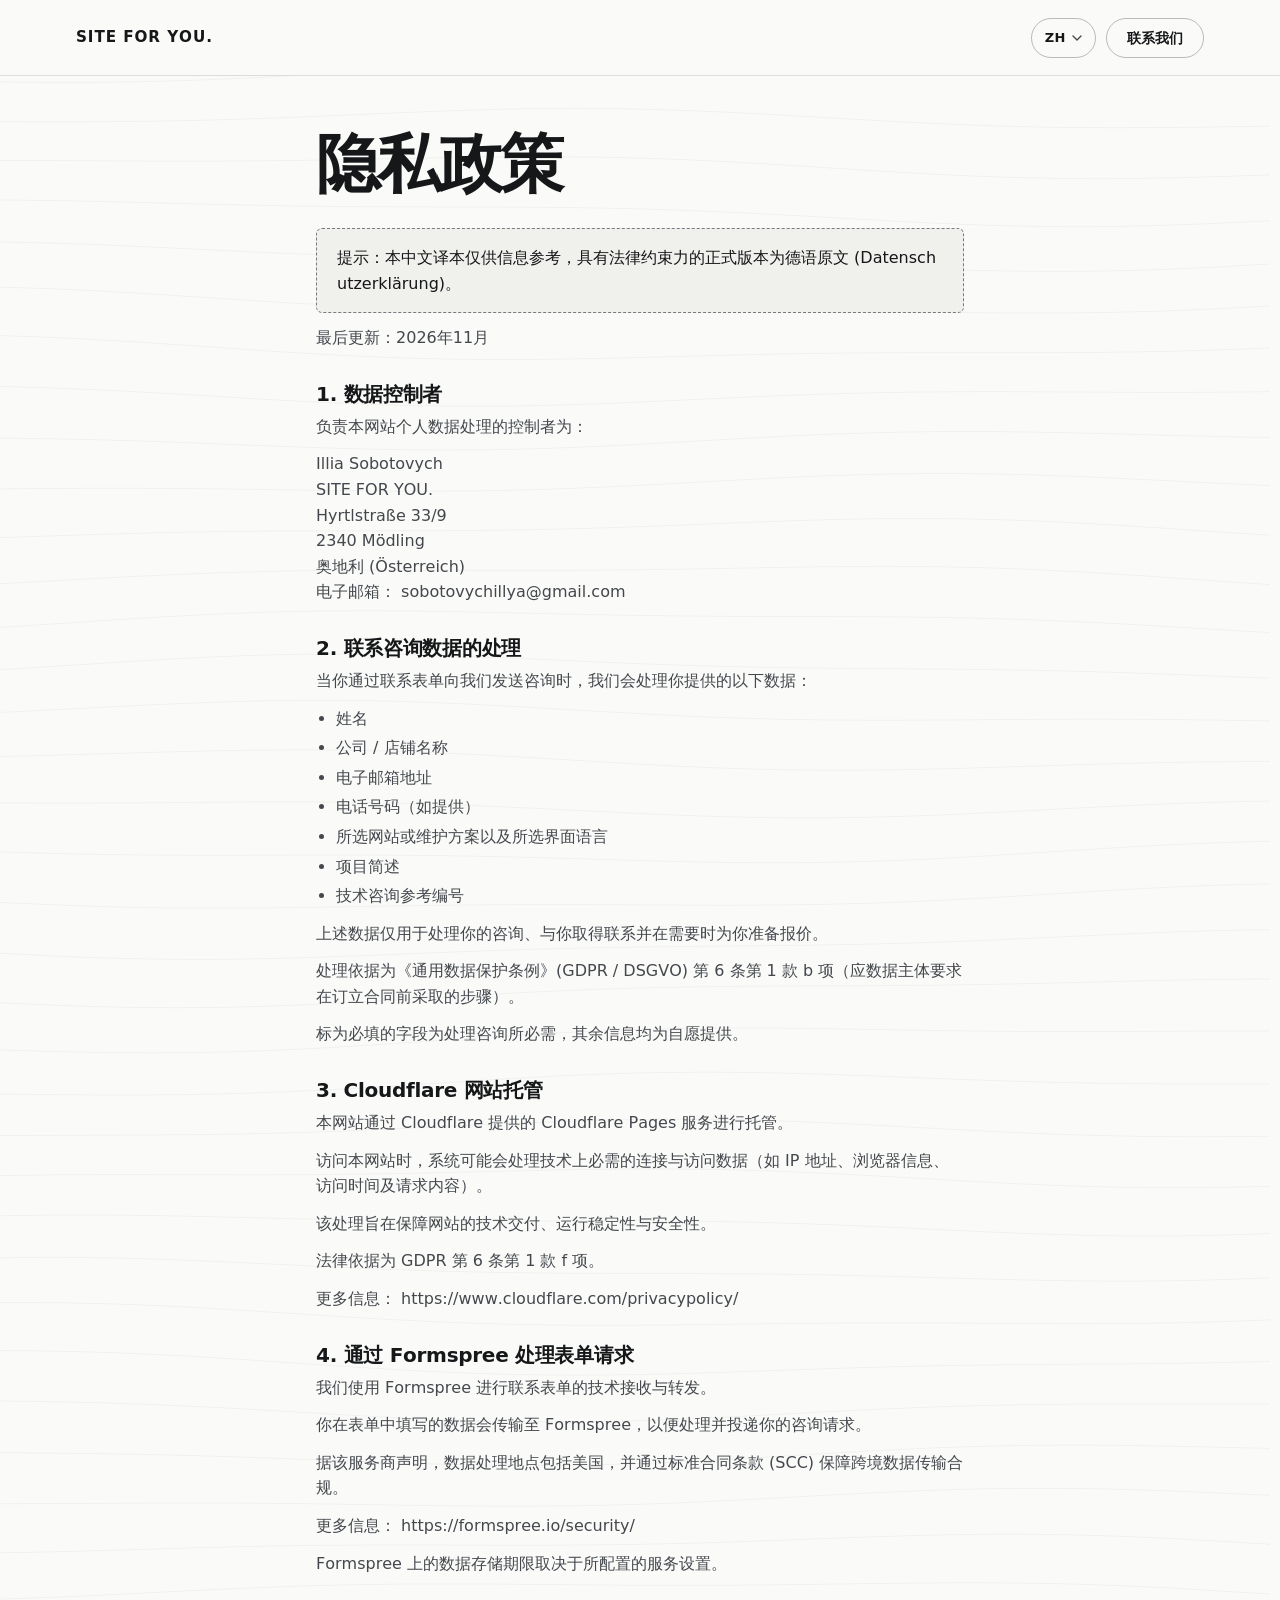
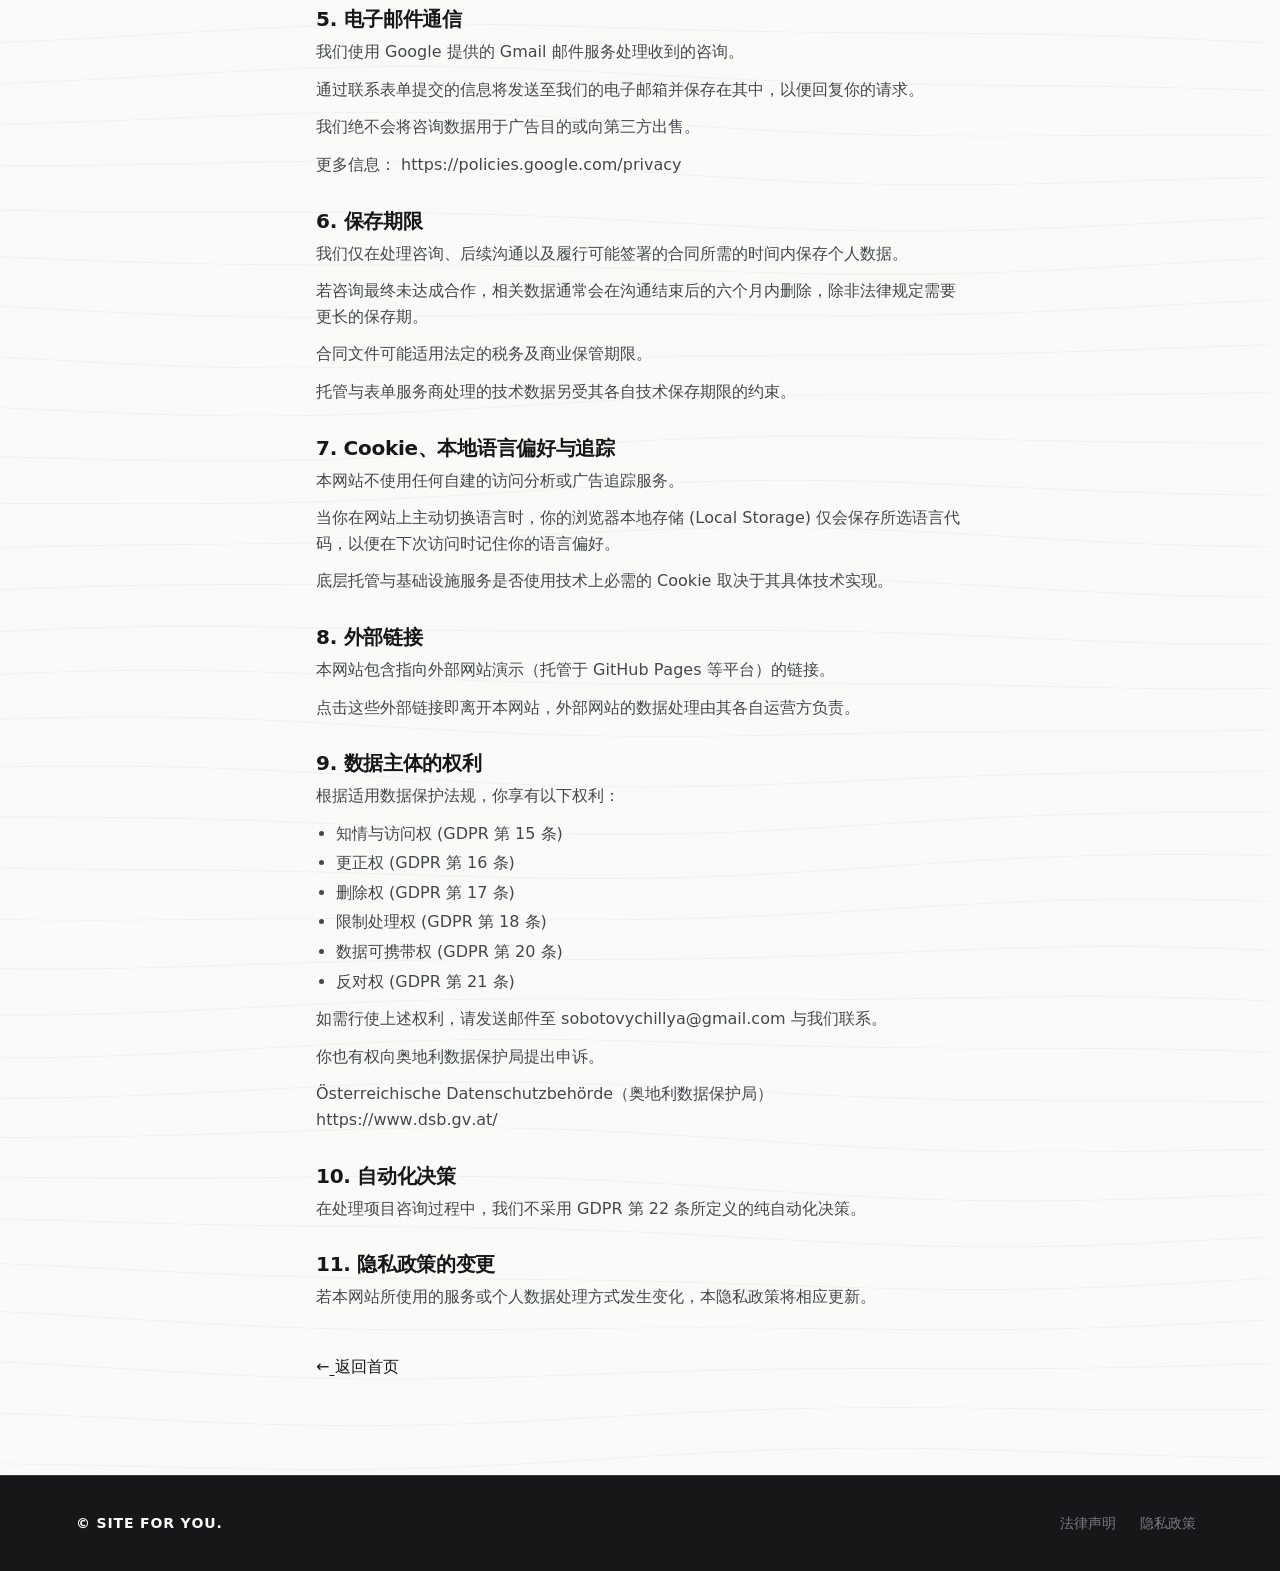
<file: datenschutz.html>
<!DOCTYPE html>
<html lang="de" dir="ltr">
<head>
  <meta charset="utf-8">
  <meta name="viewport" content="width=device-width, initial-scale=1">
  <title>Datenschutzerklärung — SITE FOR YOU.</title>
  <meta name="description" content="Datenschutzerklärung von SITE FOR YOU.">
  <link rel="canonical" href="https://siteforyou.at/datenschutz.html">
  <link rel="icon" href="assets/favicon.svg" type="image/svg+xml">
  <script>document.documentElement.classList.add("js")</script>
  <link rel="stylesheet" href="styles.css?v=20261109a">
  <script src="config.js?v=20261109a"></script>
  <script src="locales/de.js?v=20261109a" defer></script>
  <script src="locales/en.js?v=20261109a" defer></script>
  <script src="locales/uk.js?v=20261109a" defer></script>
  <script src="locales/tr.js?v=20261109a" defer></script>
  <script src="locales/it.js?v=20261109a" defer></script>
  <script src="locales/zh-Hans.js?v=20261109a" defer></script>
  <script src="locales/ar.js?v=20261109a" defer></script>
  <script src="i18n.js?v=20261109a" defer></script>
  <script src="effects.js?v=20261109a" defer></script>
</head>
<body data-page="privacy">
  <header class="header is-solid" id="header">
    <div class="wrap header__in">
      <a class="logo" href="index.html" dir="ltr" aria-label="SITE FOR YOU. – zur Startseite" data-i18n-aria="nav.logoHomeAria">SITE FOR YOU.</a>
      <div class="header__actions">
        <div class="lang" id="lang-switcher" data-typo-skip="1">
          <button type="button" class="lang__btn" id="lang-btn" aria-haspopup="listbox" aria-expanded="false" aria-controls="lang-menu" aria-label="Sprache wählen (Deutsch)">
            <span class="lang__code" id="lang-current" dir="ltr">DE</span>
            <svg class="lang__chev" width="10" height="6" viewBox="0 0 10 6" fill="none" aria-hidden="true">
              <path d="M1 1L5 5L9 1" stroke="currentColor" stroke-width="1.4" stroke-linecap="round" stroke-linejoin="round"/>
            </svg>
          </button>
          <ul class="lang__menu" id="lang-menu" role="listbox" aria-label="Sprache wählen" tabindex="-1"></ul>
        </div>
        <a class="btn btn--small" href="index.html#kontakt" data-i18n="nav.contact">Kontakt</a>
      </div>
    </div>
  </header>
  <main class="legal">
    <div class="wrap">
      <h1 data-typo="words" data-i18n="legal.privacy.h1">Datenschutzerklärung</h1>
      <p class="legal__warn" data-i18n-html="legal.privacy.notice" hidden></p>
      <p data-i18n="legal.privacy.updated">Stand: November 2026</p>

      <h2 data-i18n="legal.privacy.s1Title">1. Verantwortlicher</h2>
      <p data-i18n="legal.privacy.s1Intro">Verantwortlich für die Verarbeitung personenbezogener Daten auf dieser Website ist:</p>
      <p><span data-i18n-html="legal.privacy.s1Address">Illia Sobotovych<br>SITE FOR YOU.<br>Hyrtlstraße 33/9<br>2340 Mödling<br>Österreich<br>E-Mail:</span> <a href="mailto:sobotovychillya@gmail.com" dir="ltr">sobotovychillya@gmail.com</a></p>

      <h2 data-i18n="legal.privacy.s2Title">2. Verarbeitung von Kontaktanfragen</h2>
      <p data-i18n="legal.privacy.s2Intro">Wenn du uns über das Kontaktformular kontaktierst, verarbeiten wir die von dir angegebenen Daten. Hierzu gehören insbesondere:</p>
      <ul>
        <li data-i18n="legal.privacy.s2Item1">Name</li>
        <li data-i18n="legal.privacy.s2Item2">Unternehmensname</li>
        <li data-i18n="legal.privacy.s2Item3">E-Mail-Adresse</li>
        <li data-i18n="legal.privacy.s2Item4">gegebenenfalls Telefonnummer</li>
        <li data-i18n="legal.privacy.s2Item5">ausgewähltes Website- bzw. Betreuungspaket sowie gewählte Sprache</li>
        <li data-i18n="legal.privacy.s2Item6">Projektbeschreibung</li>
        <li data-i18n="legal.privacy.s2Item7">technische Anfragenummer</li>
      </ul>
      <p data-i18n="legal.privacy.s2Purpose">Diese Daten werden verwendet, um deine Anfrage zu bearbeiten, mit dir Kontakt aufzunehmen und gegebenenfalls ein Angebot zu erstellen.</p>
      <p data-i18n="legal.privacy.s2Legal">Rechtsgrundlage ist Art. 6 Abs. 1 lit. b DSGVO (Durchführung vorvertraglicher Maßnahmen auf Anfrage der betroffenen Person).</p>
      <p data-i18n="legal.privacy.s2Required">Die als Pflichtfelder gekennzeichneten Angaben sind erforderlich, um die Anfrage bearbeiten zu können. Alle übrigen Angaben sind freiwillig.</p>

      <h2 data-i18n="legal.privacy.s3Title">3. Hosting über Cloudflare</h2>
      <p data-i18n="legal.privacy.s3P1">Diese Website wird über Cloudflare Pages bereitgestellt, einen Dienst von Cloudflare.</p>
      <p data-i18n="legal.privacy.s3P2">Bei der Nutzung der Website können technisch erforderliche Verbindungs- und Zugriffsdaten verarbeitet werden, insbesondere IP-Adressen, Browserinformationen, Zeitpunkte der Zugriffe und angeforderte Inhalte.</p>
      <p data-i18n="legal.privacy.s3P3">Die Verarbeitung dient der technischen Bereitstellung, der Stabilität und der Sicherheit der Website.</p>
      <p data-i18n="legal.privacy.s3P4">Rechtsgrundlage ist Art. 6 Abs. 1 lit. f DSGVO.</p>
      <p><span data-i18n="legal.privacy.s3More">Weitere Informationen:</span> <a href="https://www.cloudflare.com/privacypolicy/" target="_blank" rel="noopener noreferrer" dir="ltr">https://www.cloudflare.com/privacypolicy/</a></p>

      <h2 data-i18n="legal.privacy.s4Title">4. Verarbeitung von Formularanfragen über Formspree</h2>
      <p data-i18n="legal.privacy.s4P1">Für die technische Verarbeitung und Übermittlung von Kontaktanfragen verwenden wir Formspree.</p>
      <p data-i18n="legal.privacy.s4P2">Die im Kontaktformular eingegebenen Daten werden an Formspree übermittelt und dort zum Zweck der Bearbeitung und Zustellung unserer Anfragen verarbeitet.</p>
      <p data-i18n="legal.privacy.s4P3">Nach Angaben des Anbieters erfolgt die Verarbeitung unter anderem in den USA. Formspree gibt an, für entsprechende internationale Datenübermittlungen Standardvertragsklauseln zu verwenden.</p>
      <p><span data-i18n="legal.privacy.s4More">Weitere Informationen:</span> <a href="https://formspree.io/security/" target="_blank" rel="noopener noreferrer" dir="ltr">https://formspree.io/security/</a></p>
      <p data-i18n="legal.privacy.s4P4">Die von Formspree angebotene Speicherung und Aufbewahrung richtet sich nach den vereinbarten Diensteinstellungen.</p>

      <h2 data-i18n="legal.privacy.s5Title">5. E-Mail-Kommunikation</h2>
      <p data-i18n="legal.privacy.s5P1">Zur Bearbeitung eingehender Anfragen verwenden wir Gmail, einen E-Mail-Dienst von Google.</p>
      <p data-i18n="legal.privacy.s5P2">Die durch das Kontaktformular übermittelten Informationen werden an unsere E-Mail-Adresse zugestellt und dort zur Bearbeitung deiner Anfrage gespeichert.</p>
      <p data-i18n="legal.privacy.s5P3">Eine Weitergabe der Anfragedaten zu Werbezwecken erfolgt nicht.</p>
      <p><span data-i18n="legal.privacy.s5More">Weitere Informationen:</span> <a href="https://policies.google.com/privacy" target="_blank" rel="noopener noreferrer" dir="ltr">https://policies.google.com/privacy</a></p>

      <h2 data-i18n="legal.privacy.s6Title">6. Speicherdauer</h2>
      <p data-i18n="legal.privacy.s6P1">Wir speichern personenbezogene Daten nur so lange, wie dies zur Bearbeitung der Anfrage, zur anschließenden Kommunikation und gegebenenfalls zur Durchführung eines Vertrags erforderlich ist.</p>
      <p data-i18n="legal.privacy.s6P2">Anfragen, aus denen kein Vertragsverhältnis entsteht, werden grundsätzlich spätestens sechs Monate nach Abschluss der Kommunikation gelöscht, sofern keine rechtlichen Gründe oder berechtigten Interessen eine längere Speicherung erforderlich machen.</p>
      <p data-i18n="legal.privacy.s6P3">Für Vertragsunterlagen können gesetzliche Aufbewahrungspflichten gelten.</p>
      <p data-i18n="legal.privacy.s6P4">Technische Daten, die durch Hosting- und Formulardienste verarbeitet werden, unterliegen zusätzlich den jeweiligen technischen Aufbewahrungsfristen.</p>

      <h2 data-i18n="legal.privacy.s7Title">7. Cookies, lokale Spracheinstellung und Tracking</h2>
      <p data-i18n="legal.privacy.s7P1">Wir setzen keine eigenen Analyse- oder Werbetrackingdienste ein.</p>
      <p data-i18n="legal.privacy.s7P2">Wenn du auf der Website aktiv eine Sprache auswählst, wird ausschließlich der gewählte Sprachcode lokal in deinem Browser (Local Storage) gespeichert, um deine bevorzugte Sprache bei weiteren Aufrufen beizubehalten.</p>
      <p data-i18n="legal.privacy.s7P3">Ob technisch notwendige Cookies oder vergleichbare Technologien durch die eingesetzten Dienste verwendet werden, richtet sich nach deren tatsächlicher technischer Implementierung.</p>

      <h2 data-i18n="legal.privacy.s8Title">8. Externe Links</h2>
      <p data-i18n="legal.privacy.s8P1">Unsere Website enthält Links zu externen Website-Demonstrationen, die unter anderem über GitHub Pages bereitgestellt werden.</p>
      <p data-i18n="legal.privacy.s8P2">Beim Öffnen dieser Links verlässt du unsere Website. Für die dortige Datenverarbeitung sind die jeweiligen Betreiber verantwortlich.</p>

      <h2 data-i18n="legal.privacy.s9Title">9. Rechte betroffener Personen</h2>
      <p data-i18n="legal.privacy.s9Intro">Im Rahmen der gesetzlichen Voraussetzungen hast du insbesondere folgende Rechte:</p>
      <ul>
        <li data-i18n="legal.privacy.s9Item1">Auskunft (Art. 15 DSGVO)</li>
        <li data-i18n="legal.privacy.s9Item2">Berichtigung (Art. 16 DSGVO)</li>
        <li data-i18n="legal.privacy.s9Item3">Löschung (Art. 17 DSGVO)</li>
        <li data-i18n="legal.privacy.s9Item4">Einschränkung der Verarbeitung (Art. 18 DSGVO)</li>
        <li data-i18n="legal.privacy.s9Item5">Datenübertragbarkeit (Art. 20 DSGVO)</li>
        <li data-i18n="legal.privacy.s9Item6">Widerspruch gegen bestimmte Verarbeitungen (Art. 21 DSGVO)</li>
      </ul>
      <p><span data-i18n="legal.privacy.s9ContactPrefix">Zur Ausübung deiner Rechte kannst du uns unter</span> <a href="mailto:sobotovychillya@gmail.com" dir="ltr">sobotovychillya@gmail.com</a> <span data-i18n="legal.privacy.s9ContactSuffix">kontaktieren.</span></p>
      <p data-i18n="legal.privacy.s9Dpa">Du hast außerdem das Recht, Beschwerde bei der österreichischen Datenschutzbehörde einzulegen.</p>
      <p><span data-i18n="legal.privacy.s9DpaName">Österreichische Datenschutzbehörde</span><br><a href="https://www.dsb.gv.at/" target="_blank" rel="noopener noreferrer" dir="ltr">https://www.dsb.gv.at/</a></p>

      <h2 data-i18n="legal.privacy.s10Title">10. Automatisierte Entscheidungen</h2>
      <p data-i18n="legal.privacy.s10Text">Bei der Bearbeitung von Projektanfragen erfolgt keine ausschließlich automatisierte Entscheidungsfindung im Sinne des Art. 22 DSGVO.</p>

      <h2 data-i18n="legal.privacy.s11Title">11. Änderungen dieser Datenschutzerklärung</h2>
      <p data-i18n="legal.privacy.s11Text">Diese Datenschutzerklärung wird angepasst, wenn sich die verwendeten Dienste oder die Verarbeitung personenbezogener Daten ändern.</p>

      <a class="legal__back" href="index.html" data-i18n="legal.backHome">← Zurück zur Startseite</a>
    </div>
  </main>
  <footer class="footer">
    <div class="wrap footer__in">
      <p dir="ltr">© SITE FOR YOU.</p>
      <nav aria-label="Rechtliches" data-i18n-aria="footer.legalNavAria"><a href="impressum.html" data-i18n="footer.impressum">Impressum</a><a href="datenschutz.html" data-i18n="footer.privacy">Datenschutz</a></nav>
    </div>
  </footer>
</body>
</html>
</file>
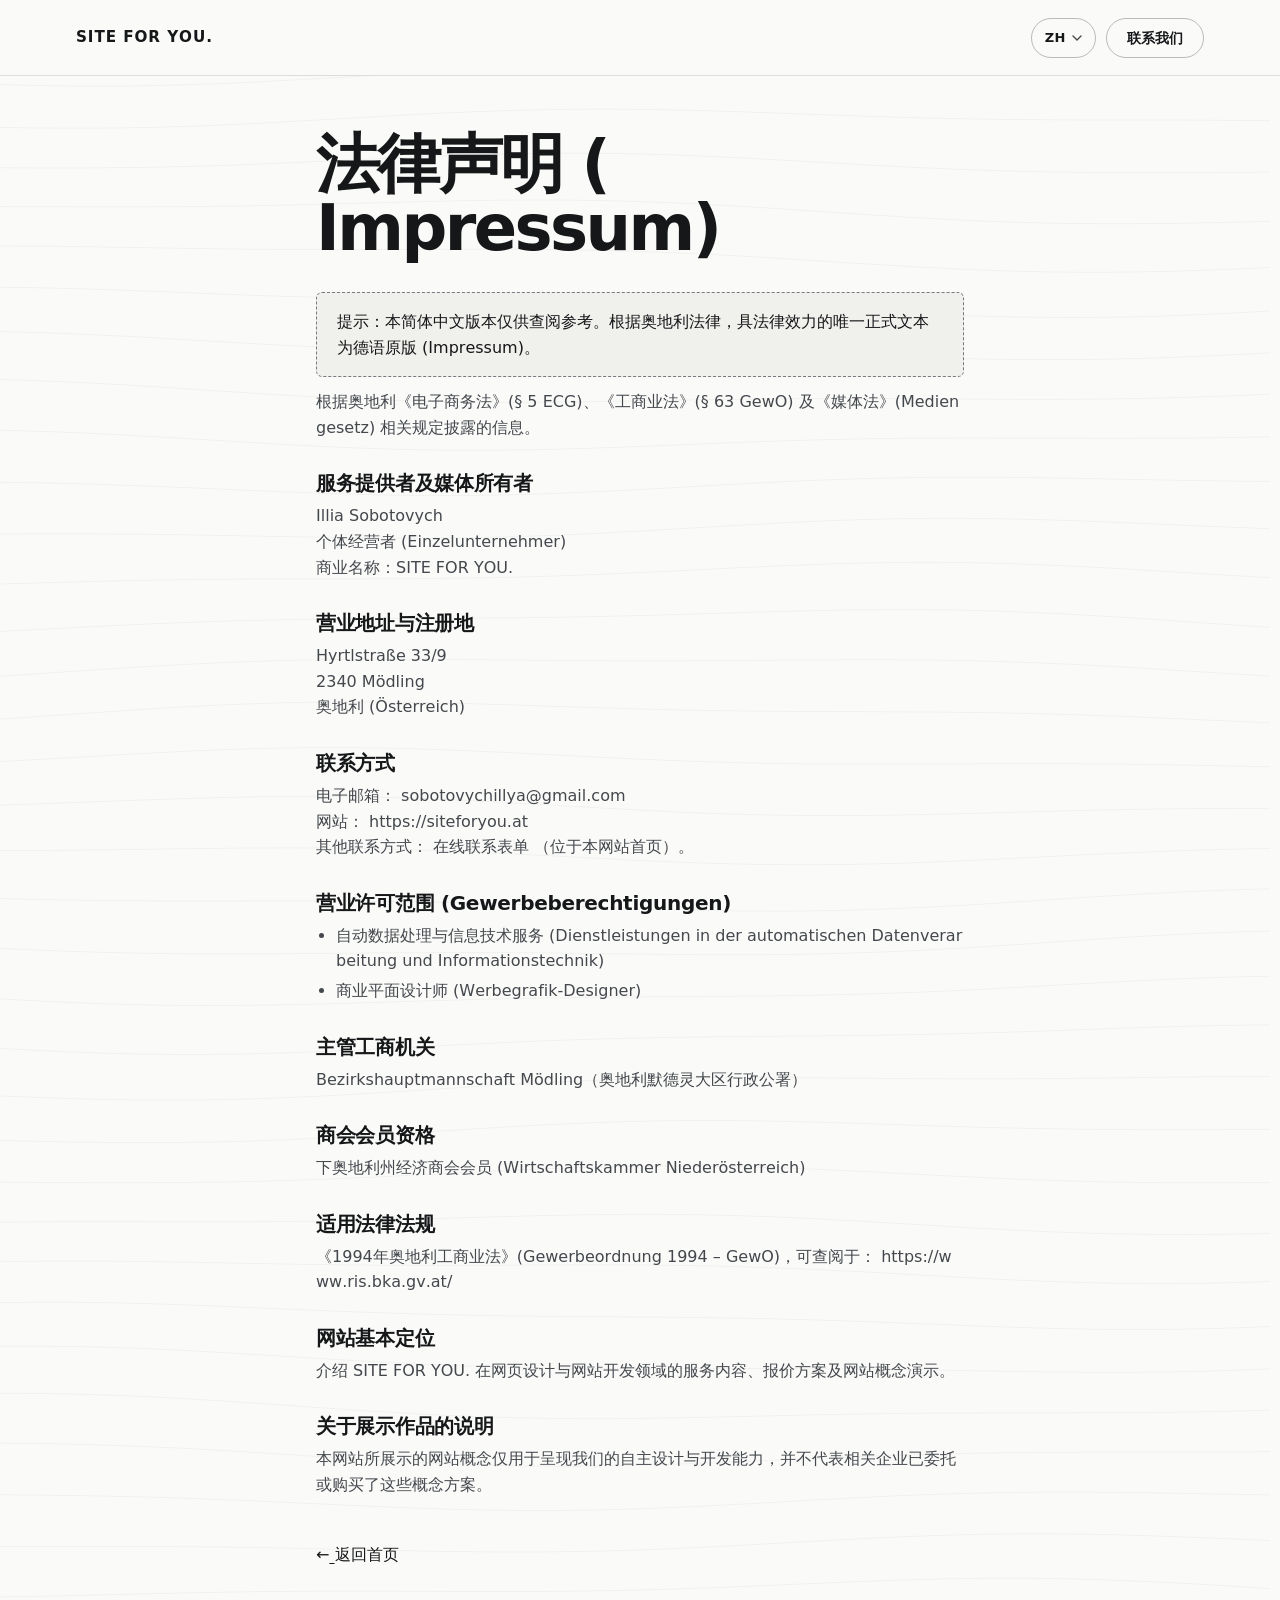
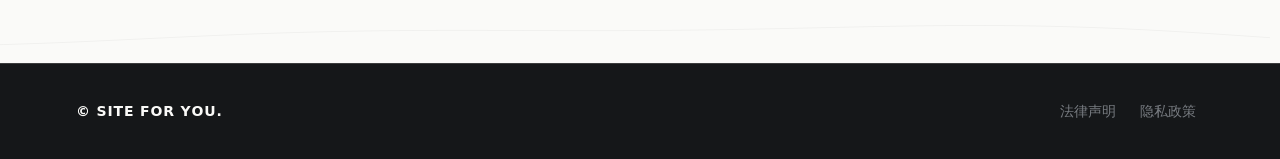
<file: impressum.html>
<!DOCTYPE html>
<html lang="de" dir="ltr">
<head>
  <meta charset="utf-8">
  <meta name="viewport" content="width=device-width, initial-scale=1">
  <title>Impressum — SITE FOR YOU.</title>
  <meta name="description" content="Impressum von SITE FOR YOU., Illia Sobotovych, Mödling.">
  <link rel="canonical" href="https://siteforyou.at/impressum.html">
  <link rel="icon" href="assets/favicon.svg" type="image/svg+xml">
  <script>document.documentElement.classList.add("js")</script>
  <link rel="stylesheet" href="styles.css?v=20261109a">
  <script src="config.js?v=20261109a"></script>
  <script src="locales/de.js?v=20261109a" defer></script>
  <script src="locales/en.js?v=20261109a" defer></script>
  <script src="locales/uk.js?v=20261109a" defer></script>
  <script src="locales/tr.js?v=20261109a" defer></script>
  <script src="locales/it.js?v=20261109a" defer></script>
  <script src="locales/zh-Hans.js?v=20261109a" defer></script>
  <script src="locales/ar.js?v=20261109a" defer></script>
  <script src="i18n.js?v=20261109a" defer></script>
  <script src="effects.js?v=20261109a" defer></script>
</head>
<body data-page="impressum">
  <header class="header is-solid" id="header">
    <div class="wrap header__in">
      <a class="logo" href="index.html" dir="ltr" aria-label="SITE FOR YOU. – zur Startseite" data-i18n-aria="nav.logoHomeAria">SITE FOR YOU.</a>
      <div class="header__actions">
        <div class="lang" id="lang-switcher" data-typo-skip="1">
          <button type="button" class="lang__btn" id="lang-btn" aria-haspopup="listbox" aria-expanded="false" aria-controls="lang-menu" aria-label="Sprache wählen (Deutsch)">
            <span class="lang__code" id="lang-current" dir="ltr">DE</span>
            <svg class="lang__chev" width="10" height="6" viewBox="0 0 10 6" fill="none" aria-hidden="true">
              <path d="M1 1L5 5L9 1" stroke="currentColor" stroke-width="1.4" stroke-linecap="round" stroke-linejoin="round"/>
            </svg>
          </button>
          <ul class="lang__menu" id="lang-menu" role="listbox" aria-label="Sprache wählen" tabindex="-1"></ul>
        </div>
        <a class="btn btn--small" href="index.html#kontakt" data-i18n="nav.contact">Kontakt</a>
      </div>
    </div>
  </header>
  <main class="legal">
    <div class="wrap">
      <h1 data-typo="words" data-i18n="legal.impressum.h1">Impressum</h1>
      <p class="legal__warn" data-i18n-html="legal.impressum.notice" hidden></p>
      <p data-i18n="legal.impressum.intro">Angaben gemäß § 5 ECG, § 63 GewO sowie den anwendbaren Bestimmungen des Mediengesetzes.</p>

      <h2 data-i18n="legal.impressum.s1Title">Diensteanbieter und Medieninhaber</h2>
      <p data-i18n-html="legal.impressum.s1Text">Illia Sobotovych<br>Einzelunternehmer<br>Geschäftsbezeichnung: SITE FOR YOU.</p>

      <h2 data-i18n="legal.impressum.s2Title">Anschrift und Gewerbestandort</h2>
      <p data-i18n-html="legal.impressum.s2Text">Hyrtlstraße 33/9<br>2340 Mödling<br>Österreich</p>

      <h2 data-i18n="legal.impressum.s3Title">Kontakt</h2>
      <p><span data-i18n="legal.impressum.s3Email">E-Mail:</span> <a href="mailto:sobotovychillya@gmail.com" dir="ltr">sobotovychillya@gmail.com</a><br>
      <span data-i18n="legal.impressum.s3Web">Website:</span> <a href="https://siteforyou.at" dir="ltr">https://siteforyou.at</a><br>
      <span data-i18n="legal.impressum.s3FormPrefix">Weitere Kontaktmöglichkeit:</span> <a href="index.html#kontakt" data-i18n="legal.impressum.s3FormLink">Kontaktformular</a> <span data-i18n="legal.impressum.s3FormSuffix">auf dieser Website.</span></p>

      <h2 data-i18n="legal.impressum.s4Title">Gewerbeberechtigungen</h2>
      <ul>
        <li data-i18n="legal.impressum.s4Item1">Dienstleistungen in der automatischen Datenverarbeitung und Informationstechnik</li>
        <li data-i18n="legal.impressum.s4Item2">Werbegrafik-Designer</li>
      </ul>

      <h2 data-i18n="legal.impressum.s5Title">Zuständige Gewerbebehörde</h2>
      <p data-i18n="legal.impressum.s5Text">Bezirkshauptmannschaft Mödling</p>

      <h2 data-i18n="legal.impressum.s6Title">Kammerzugehörigkeit</h2>
      <p data-i18n="legal.impressum.s6Text">Mitglied der Wirtschaftskammer Niederösterreich</p>

      <h2 data-i18n="legal.impressum.s7Title">Anwendbare Rechtsvorschriften</h2>
      <p><span data-i18n="legal.impressum.s7Prefix">Gewerbeordnung 1994 (GewO), abrufbar unter</span> <a href="https://www.ris.bka.gv.at/" target="_blank" rel="noopener noreferrer" dir="ltr">https://www.ris.bka.gv.at/</a></p>

      <h2 data-i18n="legal.impressum.s8Title">Grundlegende Richtung der Website</h2>
      <p data-i18n="legal.impressum.s8Text">Information über die Dienstleistungen, Angebote und Website-Konzepte von SITE FOR YOU. in den Bereichen Webdesign und Webentwicklung.</p>

      <h2 data-i18n="legal.impressum.s9Title">Hinweis zu den gezeigten Arbeiten</h2>
      <p data-i18n="legal.impressum.s9Text">Die dargestellten Website-Konzepte dienen der Präsentation eigener Entwurfs- und Entwicklungsarbeiten. Aus ihrer Darstellung ergibt sich nicht, dass die jeweiligen Unternehmen die Konzepte beauftragt oder erworben haben.</p>

      <a class="legal__back" href="index.html" data-i18n="legal.backHome">← Zurück zur Startseite</a>
    </div>
  </main>
  <footer class="footer">
    <div class="wrap footer__in">
      <p dir="ltr">© SITE FOR YOU.</p>
      <nav aria-label="Rechtliches" data-i18n-aria="footer.legalNavAria"><a href="impressum.html" data-i18n="footer.impressum">Impressum</a><a href="datenschutz.html" data-i18n="footer.privacy">Datenschutz</a></nav>
    </div>
  </footer>
</body>
</html>
</file>
<file: styles.css>
/* ==========================================================================
   SITE FOR YOU. — Styles (mobile first)
   ========================================================================== */
:root {
  --dark: #151719;
  --light: #FAFAF8;
  --light-2: #F0F0EC;
  --muted: #777B80;
  --white: #FFFFFF;
  --line: rgba(21, 23, 25, .12);
  --line-inv: rgba(250, 250, 248, .16);
  --font: "Inter", "Manrope", "Noto Sans Arabic", "Geeza Pro", "Tahoma", "PingFang SC", "Microsoft YaHei", "Noto Sans SC", system-ui, -apple-system, "Segoe UI", Roboto, "Helvetica Neue", Arial, sans-serif;
  --pad: clamp(20px, 5vw, 56px);
  --max: 1240px;
  --ease: cubic-bezier(0.22, 1, 0.36, 1);
  --header-h: 64px;
  --contact-sticky-top: calc(var(--header-h) + 32px);
}

*, *::before, *::after { box-sizing: border-box; }
html { scroll-behavior: smooth; scroll-padding-top: var(--header-h); -webkit-text-size-adjust: 100%; }
body {
  margin: 0; background: var(--light); color: var(--dark);
  font-family: var(--font); font-size: 1rem; line-height: 1.6;
  -webkit-font-smoothing: antialiased; overflow-x: hidden; overflow-x: clip;
}
h1, h2, h3, p, ul { margin: 0; padding: 0; }
ul { list-style: none; }
a { color: inherit; }
img { max-width: 100%; display: block; }

:focus-visible { outline: 1px solid currentColor; outline-offset: 3px; border-radius: 2px; }

.wrap { width: 100%; max-width: var(--max); margin-inline: auto; padding-inline: var(--pad); position: relative; z-index: 2; }

.skip {
  position: absolute; inset-inline-start: 12px; top: -60px; z-index: 100;
  background: var(--white); color: var(--dark); padding: 10px 16px; border-radius: 4px;
}
.skip:focus { top: 12px; }

/* ---------- Header (in Hero integriert) & Sprachumschalter ---------- */
.header {
  position: fixed; inset: 0 0 auto 0; z-index: 50; height: var(--header-h);
  background: transparent; color: var(--light);
  border-bottom: 1px solid transparent;
  transition: background .32s var(--ease), color .32s var(--ease), border-color .32s var(--ease);
}
.header.is-solid {
  background: rgba(250, 250, 248, .92); color: var(--dark);
  backdrop-filter: blur(10px); -webkit-backdrop-filter: blur(10px);
  border-color: var(--line);
}
.header.is-dark-section {
  background: rgba(21, 23, 25, .86); color: var(--light);
  backdrop-filter: blur(10px); -webkit-backdrop-filter: blur(10px);
  border-color: var(--line-inv);
}
.header__in { height: 100%; display: flex; align-items: center; justify-content: space-between; gap: 12px; }
.logo { font-weight: 800; letter-spacing: .06em; font-size: .95rem; text-decoration: none; padding: 8px 0; position: relative; z-index: 2; direction: ltr; unicode-bidi: isolate; flex-shrink: 0; }
.header__actions { display: flex; align-items: center; gap: 8px; position: relative; z-index: 2; }

/* ---------- Sprachumschalter (Header Language Switcher) ---------- */
.lang { position: relative; display: inline-flex; align-items: center; }
.lang__btn {
  display: inline-flex; align-items: center; justify-content: center; gap: 6px;
  min-height: 40px; padding: 0 13px; border: 1px solid rgba(250, 250, 248, .32); border-radius: 999px;
  background: transparent; color: inherit; font: 600 .8125rem/1 var(--font); letter-spacing: .04em;
  cursor: pointer; direction: ltr; unicode-bidi: isolate;
  transition: background .28s var(--ease), color .28s var(--ease), border-color .28s var(--ease), transform .28s var(--ease);
}
.lang__btn:active { transform: scale(.985); }
.header.is-solid .lang__btn { border-color: rgba(21, 23, 25, .28); }
.header.is-dark-section .lang__btn { border-color: rgba(250, 250, 248, .32); }
.lang__chev {
  display: block; flex-shrink: 0; opacity: .78;
  transition: transform .24s var(--ease), opacity .24s var(--ease);
}
.lang.is-open .lang__chev { transform: rotate(180deg); opacity: 1; }
.lang__menu {
  position: absolute; top: calc(100% + 8px); inset-inline-end: 0; z-index: 80;
  min-width: 176px; padding: 6px; margin: 0;
  background: rgba(21, 23, 25, .96); color: var(--light);
  border: 1px solid rgba(250, 250, 248, .16); border-radius: 10px;
  backdrop-filter: blur(14px); -webkit-backdrop-filter: blur(14px);
  box-shadow: 0 18px 42px -12px rgba(0, 0, 0, .48);
  opacity: 0; visibility: hidden; transform: translateY(-6px) scale(.98); pointer-events: none;
  transition: opacity .22s var(--ease), transform .22s var(--ease), visibility .22s;
}
.lang.is-open .lang__menu {
  opacity: 1; visibility: visible; transform: translateY(0) scale(1); pointer-events: auto;
}
.lang__opt {
  display: flex; align-items: center; justify-content: space-between; gap: 14px;
  padding: 8px 12px; border-radius: 6px; cursor: pointer;
  font-size: .875rem; font-weight: 500; line-height: 1.3; color: rgba(250, 250, 248, .82);
  transition: background-color .18s var(--ease), color .18s var(--ease);
}
.lang__opt:hover,
.lang__opt:focus-visible {
  background: rgba(250, 250, 248, .08); color: var(--white); outline: none;
}
.lang__opt.is-active {
  background: rgba(250, 250, 248, .12); color: var(--white); font-weight: 600;
}
.lang__name { white-space: nowrap; }
.lang__short { font-size: .72rem; letter-spacing: .06em; color: var(--muted); font-weight: 600; direction: ltr; unicode-bidi: isolate; }
.lang__opt.is-active .lang__short { color: rgba(250, 250, 248, .75); }

/* ---------- Dekorativer Tiefenschleier & Rand-Atmosphäre bei Abschnittswechseln ----------
   Prinzip: "Blur the atmosphere, not the information."
   Dieser Layer enthält keinen Text und hat pointer-events: none. */
.depth-veil {
  position: fixed; inset: 0; pointer-events: none; z-index: 40;
  opacity: 0; transform: scale(1.03);
  transition: opacity .52s var(--ease), transform .52s var(--ease);
  background:
    radial-gradient(ellipse at 50% 0%, rgba(21, 23, 25, .075), transparent 55%),
    radial-gradient(ellipse at 50% 100%, rgba(21, 23, 25, .075), transparent 55%),
    radial-gradient(ellipse at center, transparent 54%, rgba(21, 23, 25, .06) 100%);
}
.depth-veil::before {
  content: ""; position: absolute; inset: -30px; pointer-events: none;
  background: radial-gradient(circle at 50% 50%, rgba(250, 250, 248, .12), transparent 62%);
  filter: blur(26px);
}
.depth-veil.is-active { opacity: 1; transform: scale(1); }

/* ---------- Buttons ---------- */
.btn {
  display: inline-flex; align-items: center; justify-content: center; gap: .6em;
  min-height: 48px; padding: 0 28px; border: 1px solid transparent; border-radius: 999px;
  font: 600 .95rem/1 var(--font); text-decoration: none; cursor: pointer;
  transition: background .28s var(--ease), color .28s var(--ease), border-color .28s var(--ease), transform .28s var(--ease);
}
.btn:active { transform: scale(.985); }
.btn--small { min-height: 40px; padding: 0 20px; font-size: .875rem; border-color: rgba(250, 250, 248, .32); background: transparent; position: relative; z-index: 2; }
.header.is-solid .btn--small { border-color: rgba(21, 23, 25, .28); }
.header.is-dark-section .btn--small { border-color: rgba(250, 250, 248, .32); }
.btn--large { min-height: 58px; padding: 0 34px; font-size: 1rem; }
.btn--block { width: 100%; }
.btn--light { background: var(--light); color: var(--dark); }
.btn--dark { background: var(--dark); color: var(--light); }
.btn--outline { min-height: 44px; padding: 0 22px; font-size: .875rem; background: transparent; color: var(--dark); border-color: rgba(21, 23, 25, .32); }
.btn--ghost { min-height: 44px; padding: 0 22px; font-size: .875rem; background: transparent; color: var(--muted); border-color: var(--line); }
.btn .arrow { display: inline-block; transition: transform .28s var(--ease); }
.btn[disabled] { opacity: .6; cursor: progress; }

/* ---------- Hero ---------- */
.hero { position: relative; overflow: hidden; overflow: clip; background: var(--dark); color: var(--light); min-height: 100vh; min-height: 100svh; display: flex; }
.hero::before {
  content: ""; position: absolute; pointer-events: none; z-index: 0;
  width: min(820px, 92vw); height: min(560px, 76vw);
  left: var(--atmo-x, 50%); top: var(--atmo-y, 42%);
  transform: translate3d(-50%, -50%, 0);
  border-radius: 50%;
  background: radial-gradient(circle, rgba(250, 250, 248, .052) 0%, rgba(250, 250, 248, .016) 44%, rgba(250, 250, 248, 0) 72%);
  filter: blur(60px);
  opacity: calc(.95 * var(--atmo-alpha, 1));
}
.hero__fx,
.sec-fx {
  position: absolute; inset: 0; width: 100%; height: 100%;
  pointer-events: none; z-index: 1; display: block;
}
.hero__in { position: relative; z-index: 2; display: flex; flex-direction: column; justify-content: space-between; gap: 48px; padding-top: calc(var(--header-h) + 44px); padding-bottom: 40px; }
.hero__meta { color: var(--muted); font-size: .8rem; letter-spacing: .14em; text-transform: uppercase; }
.hero__title {
  font-size: clamp(3rem, 13.5vw, 9.5rem); line-height: .96; letter-spacing: -.045em; font-weight: 700;
  margin-block: auto;
}
.hero__title .line { display: block; overflow: hidden; padding-top: .05em; margin-top: -.05em; padding-bottom: .08em; }
.hero__title .line > span { display: block; }
.hero__bottom { display: grid; gap: 32px; padding-top: 28px; }
.hero__text { font-size: 1.125rem; max-width: 24em; color: rgba(250, 250, 248, .78); }
.hero__cta { display: grid; gap: 16px; justify-items: start; }
.hero__cta .btn { width: 100%; }
.hero__loc { color: var(--muted); font-size: .875rem; }

/* ---------- Sections & Atmosphärischer Hintergrund-Blur ----------
   Ebene 0 (Hintergrund-Licht): weichgezeichnete monochrome Lichtfelder (::before, z-index: 0).
   Ebene 1 (Vektor-/Kontur-Feld): .sec-fx Canvas (z-index: 1, pointer-events: none).
   Ebene 2 (Inhalt): .wrap (z-index: 2) – immer gestochen scharf, niemals geblurrt.
   WICHTIG: overflow: clip schneidet dekorative Hintergrund-Blurs sauber ab, ohne einen
   Scroll-Container zu erzeugen, sodass position: sticky relativ zum Viewport funktioniert. */
.section { position: relative; overflow: hidden; overflow: clip; padding-block: clamp(72px, 12vw, 160px); }
.section--alt { background: var(--light-2); }
.section::before,
.contact::before {
  content: ""; position: absolute; pointer-events: none; z-index: 0;
  width: min(740px, 88vw); height: min(480px, 68vw);
  left: var(--atmo-x, 50%); top: var(--atmo-y, 42%);
  transform: translate3d(-50%, -50%, 0);
  border-radius: 50%;
  background:
    radial-gradient(circle, rgba(255, 255, 255, .86) 0%, rgba(255, 255, 255, .35) 42%, rgba(255, 255, 255, 0) 72%);
  filter: blur(48px);
  opacity: calc(.78 * var(--atmo-alpha, 1));
}
#arbeiten.section::before {
  background:
    radial-gradient(circle, rgba(255, 255, 255, .92) 0%, rgba(21, 23, 25, .026) 46%, rgba(255, 255, 255, 0) 72%);
}
#preise.section::before {
  background:
    radial-gradient(circle, rgba(255, 255, 255, .88) 0%, rgba(255, 255, 255, .28) 48%, rgba(255, 255, 255, 0) 74%);
}
#betreuung.section::before {
  background:
    radial-gradient(circle, rgba(21, 23, 25, .046) 0%, rgba(21, 23, 25, .016) 45%, rgba(21, 23, 25, 0) 72%);
}
.contact::before {
  width: min(820px, 92vw); height: min(540px, 74vw);
  background:
    radial-gradient(circle, rgba(250, 250, 248, .068) 0%, rgba(250, 250, 248, .022) 45%, rgba(250, 250, 248, 0) 72%);
  filter: blur(58px);
  opacity: calc(.92 * var(--atmo-alpha, 1));
}
.contact::after {
  content: ""; position: absolute; pointer-events: none; z-index: 0;
  width: min(640px, 80vw); height: min(420px, 60vw);
  right: -8%; bottom: -10%;
  border-radius: 50%;
  background: radial-gradient(circle, rgba(250, 250, 248, .035) 0%, rgba(250, 250, 248, 0) 70%);
  filter: blur(54px);
}
.section__head {
  margin-bottom: clamp(32px, 5vw, 64px);
  display: block;
  position: relative;
}
.section__head-in {
  display: grid;
  gap: 14px;
}
#preise .section__head,
#betreuung .section__head {
  margin-bottom: clamp(20px, 2.8vw, 32px);
}
#preise .section__head-in,
#betreuung .section__head-in {
  gap: 10px;
}
h2 { font-size: clamp(2rem, 6.5vw, 4rem); line-height: 1.04; letter-spacing: -.035em; font-weight: 700; }
.section__head p { color: var(--muted); font-size: 1.125rem; max-width: 32em; }
.note { margin-top: 32px; color: var(--muted); font-size: .875rem; max-width: 44em; }

/* ---------- Work (Portfolio) ---------- */
.work { display: grid; gap: 40px 24px; }
.project {
  position: relative;
  transition:
    filter .38s var(--ease),
    opacity .38s var(--ease),
    transform .38s var(--ease);
}
#arbeiten > .sec-fx,
#arbeiten .note {
  transition:
    filter .38s var(--ease),
    opacity .38s var(--ease);
}
/* Keyboard-Fokus-Unterstützung für kinematischen Portfolio-Fokus */
#arbeiten.has-focus-project .project:not(.is-focused) {
  filter: blur(2.5px);
  opacity: .58;
  transform: scale(.992);
}
#arbeiten.has-focus-project .project.is-focused {
  filter: none;
  opacity: 1;
  z-index: 3;
}
#arbeiten.has-focus-project > .sec-fx {
  opacity: .55;
}
#arbeiten.has-focus-project .note {
  filter: blur(1.5px);
  opacity: .55;
}
.project__link { display: block; text-decoration: none; position: relative; cursor: pointer; }
.project__link:focus-visible { outline: 2px solid var(--dark); outline-offset: 6px; border-radius: 6px; }
.project__media {
  position: relative; aspect-ratio: 16 / 10; overflow: hidden; border-radius: 4px;
  background: var(--light-2); border: 1px solid var(--line);
  display: grid; place-items: center;
  transform: perspective(1100px) rotateX(var(--rx, 0deg)) rotateY(var(--ry, 0deg)) scale(var(--s, 1));
  transition: transform .65s var(--ease), border-color .32s var(--ease);
  backface-visibility: hidden;
  pointer-events: none; /* Garantiert, dass alle Klicks direkt das umschließende <a> treffen */
}
.project.is-tilting { z-index: 2; }
.project.is-tilting .project__media { transition: transform .16s ease-out, border-color .32s var(--ease); will-change: transform; }
.project__media img { width: 100%; height: 100%; object-fit: cover; object-position: top; pointer-events: none; user-select: none; -webkit-user-drag: none; }
.project__glare {
  position: absolute; inset: 0; pointer-events: none; opacity: 0; transition: opacity .45s var(--ease);
  background: radial-gradient(circle at var(--gx, 50%) var(--gy, 50%), rgba(255, 255, 255, .12), rgba(255, 255, 255, 0) 55%);
}
.project.is-tilting .project__glare { opacity: 1; }
.project__info { display: flex; justify-content: space-between; align-items: flex-start; gap: 16px; padding-top: 16px; }
.project__info h3 { font-size: 1.25rem; letter-spacing: -.02em; line-height: 1.3; }
.project__info p { color: var(--muted); font-size: .9375rem; }
.project__cta { font-size: .875rem; font-weight: 600; white-space: nowrap; padding-top: 3px; color: var(--muted); }
.project.is-live .project__cta { color: var(--dark); border-bottom: 1px solid currentColor; padding-top: 0; }
.project.is-live .project__cta::after { content: " ↗"; }
.project:not(.is-live) .project__link { cursor: default; }
.project--featured .project__media { aspect-ratio: 16 / 10; }
.project--featured .project__info h3 { font-size: clamp(1.5rem, 4vw, 2.25rem); }

/* ---------- Pricing (1. Interactive Pricing Cards + 4.2 Card Lighting) ----------
   Hinter jeder Karte liegt ein eigenes ::before-Halo (z-index: -1, filter: blur),
   sodass der Kartentext niemals von einem Blur-Filter berührt wird. */
.plans { display: grid; gap: 16px; isolation: isolate; }
.plan {
  position: relative; z-index: 1; display: flex; flex-direction: column;
  background: var(--light); color: var(--dark);
  border: 1px solid var(--line); border-radius: 8px; padding: clamp(24px, 4vw, 36px);
  cursor: default;
  transition:
    transform .3s var(--ease),
    border-color .3s var(--ease),
    background-color .3s var(--ease),
    box-shadow .3s var(--ease);
}
.plan::before,
.care__item::before {
  content: ""; position: absolute; inset: -10px; border-radius: 16px; z-index: -1;
  pointer-events: none; opacity: 0; transform: translateY(6px) scale(.96);
  background: radial-gradient(circle at var(--mx, 50%) var(--my, 35%), rgba(21, 23, 25, .1), rgba(21, 23, 25, .035) 50%, transparent 74%);
  filter: blur(18px);
  transition: opacity .32s var(--ease), transform .32s var(--ease);
}
.plan::after,
.care__item::after {
  content: ""; position: absolute; inset: 0; border-radius: inherit; z-index: 0;
  pointer-events: none; opacity: 0;
  background: radial-gradient(420px circle at var(--mx, 50%) var(--my, 35%), rgba(21, 23, 25, .035), transparent 65%);
  transition: opacity .32s var(--ease);
}
.plan > *,
.care__item > * {
  position: relative; z-index: 1;
}
.plan--dark { background: var(--dark); color: var(--light); border-color: var(--dark); }
.plan--dark::before {
  background: radial-gradient(circle at var(--mx, 50%) var(--my, 35%), rgba(21, 23, 25, .26), rgba(21, 23, 25, .09) 55%, transparent 76%);
  filter: blur(22px);
}
.plan--dark::after {
  background: radial-gradient(440px circle at var(--mx, 50%) var(--my, 35%), rgba(250, 250, 248, .065), transparent 65%);
}
.plan__sel, .care__sel {
  position: absolute; top: 18px; inset-inline-end: 20px; z-index: 2; font-size: .75rem; font-weight: 600;
  letter-spacing: .04em; padding: 4px 10px; border-radius: 999px;
  border: 1px solid rgba(21, 23, 25, .25); background: var(--light-2); color: var(--dark);
  opacity: 0; transform: translateY(-4px) scale(.96); pointer-events: none;
  transition: opacity .24s var(--ease), transform .24s var(--ease), border-color .24s var(--ease), background-color .24s var(--ease);
}
.plan--dark .plan__sel { border-color: rgba(250, 250, 248, .3); background: rgba(250, 250, 248, .1); color: var(--light); }
.plan.is-selected { border-color: var(--dark); background: var(--white); }
.plan--dark.is-selected { border-color: rgba(250, 250, 248, .55); background: #1c1f22; }
.plan.is-selected::before, .care__item.is-selected::before { opacity: .65; transform: translateY(2px) scale(.99); }
.plan.is-selected .plan__sel, .care__item.is-selected .care__sel { opacity: 1; transform: translateY(0) scale(1); }
.plan__name { font-size: .8rem; letter-spacing: .14em; text-transform: uppercase; font-weight: 600; color: var(--muted); }
.plan__price { font-size: clamp(3rem, 10vw, 4.25rem); font-weight: 700; letter-spacing: -.05em; line-height: 1; margin-top: 20px; white-space: nowrap; }
.plan__price small { font-size: .3em; letter-spacing: 0; font-weight: 500; color: var(--muted); margin-inline-end: .2em; }
.plan__desc { margin-top: 14px; font-size: 1.0625rem; font-weight: 500; }
.plan__list { margin: 28px 0 32px; border-top: 1px solid var(--line); flex: 1; }
.plan--dark .plan__list { border-color: var(--line-inv); }
.plan__list li { padding-block: 11px; padding-inline: 24px 0; position: relative; border-bottom: 1px solid var(--line); font-size: .9375rem; line-height: 1.45; }
.plan--dark .plan__list li { border-color: var(--line-inv); }
.plan__list li::before { content: ""; position: absolute; inset-inline-start: 2px; top: 1.1em; width: 10px; height: 5px; border-left: 1.5px solid currentColor; border-bottom: 1.5px solid currentColor; transform: rotate(-45deg); opacity: .6; }

/* ---------- Care (2. Interactive Maintenance Cards) ---------- */
.care { display: grid; gap: 16px; isolation: isolate; }
.care__item {
  position: relative; z-index: 1; display: flex; flex-direction: column;
  border: 1px solid var(--line); border-radius: 8px; padding: clamp(24px, 4vw, 36px);
  background: var(--light); cursor: default;
  transition:
    transform .3s var(--ease),
    border-color .3s var(--ease),
    background-color .3s var(--ease),
    box-shadow .3s var(--ease);
}
.care__item.is-selected { border-color: var(--dark); background: var(--white); }
.care__item.is-selected .care__cta { background: var(--dark); color: var(--light); border-color: var(--dark); }
.care__top { display: flex; justify-content: space-between; align-items: baseline; gap: 16px; flex-wrap: wrap; padding-inline-end: 92px; }
.care__top h3 { font-size: 1.25rem; letter-spacing: -.02em; }
.care__price { font-size: 1.75rem; font-weight: 700; letter-spacing: -.03em; }
.care__price > span:not(.t-seg) { font-size: .9375rem; font-weight: 500; color: var(--muted); letter-spacing: 0; }
.care__plus { margin-top: 18px; font-size: .9375rem; font-weight: 600; }
.care__list { margin: 18px 0 28px; border-top: 1px solid var(--line); }
.care__plus + .care__list { margin-top: 10px; }
.care__list li { padding: 10px 0; border-bottom: 1px solid var(--line); font-size: .9375rem; color: #44484d; }
.care__cta { margin-top: auto; align-self: flex-start; }

/* Kontext-Banner & Ohne-Betreuung-Aktion im Betreuungsbereich */
.care-context {
  margin-bottom: 16px; padding: 13px 18px; border: 1px solid rgba(21, 23, 25, .22);
  border-radius: 8px; background: var(--light-2);
  display: flex; flex-wrap: wrap; justify-content: space-between; align-items: center; gap: 8px 20px;
}
.care-context__line { font-size: .95rem; color: var(--dark); display: flex; align-items: center; gap: 8px; flex-wrap: wrap; }
.care-context__check { display: inline-flex; align-items: center; justify-content: center; width: 20px; height: 20px; border-radius: 50%; background: var(--dark); color: var(--light); font-size: .72rem; }
.care-context__line a { font-size: .85rem; color: var(--muted); margin-inline-start: 6px; text-underline-offset: 3px; }
.care-context__line a:hover { color: var(--dark); }
.care-context__hint { font-size: .875rem; color: var(--muted); }
.care-skip { padding-top: 16px; display: flex; justify-content: flex-start; }

/* ---------- Sanftes Auf-/Zuklappen ohne Höhen-Sprünge (3.4 & 3.5) ---------- */
.collapse {
  display: grid; grid-template-rows: 1fr; opacity: 1; transform: translateY(0);
  transition: grid-template-rows .3s var(--ease), opacity .25s var(--ease), transform .28s var(--ease);
}
.collapse > .collapse__in { overflow: hidden; min-height: 0; }
.collapse.is-closed {
  grid-template-rows: 0fr; opacity: 0; transform: translateY(-6px);
  pointer-events: none;
}
.stack { display: grid; gap: 18px; padding-block: 2px; }

/* ---------- Contact ---------- */
.contact { position: relative; overflow: hidden; overflow: clip; background: var(--dark); color: var(--light); padding-block: clamp(72px, 12vw, 160px); color-scheme: dark; }
.contact__in { display: grid; gap: 40px; }
.contact__intro { position: relative; min-width: 0; }
.contact__sticky { display: grid; gap: 20px; align-content: start; }
.contact__intro p { font-size: 1.125rem; color: rgba(250, 250, 248, .78); max-width: 26em; }
.contact__fallback { font-size: .9375rem !important; color: var(--muted) !important; }
.contact__fallback a { color: var(--light); }

.form { display: grid; gap: 22px; }

/* ---------- 3.3 Animierte Zusammenfassung "Deine Auswahl" ---------- */
.summary {
  position: relative; border: 1px solid rgba(250, 250, 248, .16); border-radius: 8px;
  padding: 16px 18px; background: rgba(250, 250, 248, .025);
  display: grid; gap: 8px; overflow: hidden;
  transition: border-color .25s var(--ease), background-color .25s var(--ease);
}
.summary::before {
  content: ""; position: absolute; inset: 0; border-radius: inherit; z-index: 0;
  pointer-events: none; opacity: 0;
  background: radial-gradient(360px circle at var(--mx, 50%) var(--my, 50%), rgba(250, 250, 248, .05), transparent 65%);
  transition: opacity .3s var(--ease);
}
.summary > * { position: relative; z-index: 1; }
.summary__head { display: flex; justify-content: space-between; align-items: center; gap: 12px; }
.summary__title { font-size: .78rem; letter-spacing: .12em; text-transform: uppercase; color: var(--muted); font-weight: 600; }
.summary__toggle {
  background: transparent; border: 1px solid rgba(250, 250, 248, .22); color: rgba(250, 250, 248, .85);
  border-radius: 999px; padding: 5px 12px; font: 500 .8rem/1.2 var(--font); cursor: pointer;
  transition: border-color .24s var(--ease), background-color .24s var(--ease), color .24s var(--ease), transform .24s var(--ease);
}
.summary__toggle:hover { border-color: rgba(250, 250, 248, .45); background: rgba(250, 250, 248, .06); }
.summary__rows { display: grid; }
.summary__row {
  display: grid; grid-template-rows: 1fr; opacity: 1; transform: translateY(0);
  transition: grid-template-rows .26s var(--ease), opacity .22s var(--ease), transform .24s var(--ease);
}
.summary__row > .summary__row-in { overflow: hidden; min-height: 0; }
.summary__row.is-closed {
  grid-template-rows: 0fr; opacity: 0; transform: translateY(-4px);
  pointer-events: none;
}
.summary__item {
  display: flex; align-items: baseline; justify-content: space-between; gap: 12px;
  font-size: .95rem; font-weight: 500; color: var(--light);
  padding-top: 8px;
}
#sum-row-web .summary__item { padding-top: 2px; }
#sum-row-care.has-top-line .summary__item {
  margin-top: 6px; border-top: 1px solid rgba(250, 250, 248, .09);
}
.summary__val {
  display: inline-block;
  transition: opacity .18s var(--ease), transform .18s var(--ease);
}
.summary__val.is-swapping {
  animation: valSwap .24s var(--ease);
}
@keyframes valSwap {
  0% { opacity: .25; transform: translateY(3px); }
  100% { opacity: 1; transform: translateY(0); }
}
.summary__tag { font-size: .78rem; color: var(--muted); font-weight: 400; }
.summary__empty { font-size: .9rem; color: var(--muted); padding-top: 2px; }

/* ---------- 3.1, 3.2 & 4.3 Radio-Cards mit atmosphärischem Hintergrund-Glow ----------
   Das weiche Licht liegt in .rc::before (z-index: 0, filter: blur),
   während .rc__body (z-index: 1) Text, Rahmen und Häkchen gestochen scharf hält. */
.choice { border: 0; margin: 0; padding: 0; min-width: 0; display: grid; gap: 10px; }
.choice[hidden], .rc[hidden], .field[hidden] { display: none !important; }
.choice legend { padding: 0; margin-bottom: 8px; font-size: .875rem; font-weight: 600; color: rgba(250, 250, 248, .9); }
.choice legend .opt { font-weight: 400; color: var(--muted); }
.choice__grid { display: grid; grid-auto-flow: column; grid-auto-columns: minmax(0, 1fr); gap: 8px; isolation: isolate; }
.rc { position: relative; display: block; cursor: pointer; z-index: 1; }
.rc::before {
  content: ""; position: absolute; inset: -4px; border-radius: 10px; z-index: 0;
  pointer-events: none; opacity: 0; transform: scale(.94);
  background: radial-gradient(circle at 50% 50%, rgba(250, 250, 248, .14), rgba(250, 250, 248, 0) 72%);
  filter: blur(10px);
  transition: opacity .24s var(--ease), transform .24s var(--ease);
}
.rc:has(input:checked)::before { opacity: 1; transform: scale(1); }
.rc input { position: absolute; inset: 0; width: 100%; height: 100%; opacity: 0; margin: 0; cursor: pointer; min-height: 0; border: 0; z-index: 0; pointer-events: none; }
.rc__body {
  position: relative; z-index: 1; display: flex; flex-direction: column; justify-content: center; gap: 2px;
  height: 100%; min-height: 56px; padding-block: 10px; padding-inline: 12px 28px;
  border: 1px solid rgba(250, 250, 248, .15); border-radius: 6px;
  background: rgba(250, 250, 248, .015); line-height: 1.25;
  transition:
    border-color .23s var(--ease),
    background-color .23s var(--ease),
    transform .25s var(--ease),
    box-shadow .23s var(--ease);
}
.rc__body::after {
  content: "✓"; position: absolute; top: 8px; inset-inline-end: 10px;
  font-size: .72rem; color: rgba(250, 250, 248, .88);
  opacity: 0; transform: scale(.78) translateY(2px);
  transition: opacity .22s var(--ease), transform .22s var(--ease);
}
.rc__name { font-size: .9rem; font-weight: 600; color: rgba(250, 250, 248, .92); overflow-wrap: anywhere; transition: color .22s var(--ease); }
.rc__price { font-size: .8125rem; color: var(--muted); transition: color .22s var(--ease); }
.rc input:checked + .rc__body {
  border-color: rgba(250, 250, 248, .48);
  background: rgba(250, 250, 248, .07);
  box-shadow: inset 0 1px 0 rgba(250, 250, 248, .08);
}
.rc input:checked + .rc__body::after { opacity: 1; transform: scale(1) translateY(0); }
.rc input:checked + .rc__body .rc__name { color: var(--white); }
.rc input:checked + .rc__body .rc__price { color: rgba(250, 250, 248, .82); }
.rc input:focus-visible + .rc__body {
  outline: 1px solid rgba(250, 250, 248, .65);
  outline-offset: 2px;
}
.choice__grid--2 .rc__body { min-height: 48px; }
.choice__note { color: var(--muted); font-size: .8125rem; }
@media (max-width: 380px) { .rc__body { padding-block: 10px; padding-inline: 8px 22px; } .rc__name { font-size: .8125rem; } }

/* Eingabefelder: einheitlich, ruhiger Fokus, Autofill */
.field { display: grid; gap: 8px; }
.field label { font-size: .875rem; font-weight: 600; color: rgba(250, 250, 248, .9); }
.opt { color: var(--muted); font-weight: 400; }
input, select, textarea {
  width: 100%; font: inherit; font-size: 1rem; /* 16px verhindert iOS-Zoom */
  color: var(--light); background-color: transparent; caret-color: var(--light);
  border: 0; border-bottom: 1px solid rgba(250, 250, 248, .26);
  border-radius: 0; padding: 12px 0; min-height: 48px;
  transition: border-color .24s var(--ease), background-color .24s var(--ease);
  -webkit-appearance: none; appearance: none;
}
textarea { resize: vertical; min-height: 112px; }
input::placeholder, textarea::placeholder { color: rgba(250, 250, 248, .35); }
input:hover, textarea:hover { border-color: rgba(250, 250, 248, .5); }
input:focus-visible, textarea:focus-visible {
  outline: none;
  border-color: rgba(250, 250, 248, .78);
}
input:-webkit-autofill,
input:-webkit-autofill:hover,
input:-webkit-autofill:focus,
textarea:-webkit-autofill {
  -webkit-text-fill-color: var(--light);
  caret-color: var(--light);
  -webkit-box-shadow: 0 0 0 1000px var(--dark) inset;
  box-shadow: 0 0 0 1000px var(--dark) inset;
  transition: background-color 9999s ease-in-out 0s;
}
input:autofill { box-shadow: 0 0 0 1000px var(--dark) inset; -webkit-text-fill-color: var(--light); }
.field.is-invalid input { border-color: #ffb4a8; }
.field.is-invalid input:-webkit-autofill { -webkit-box-shadow: 0 0 0 1000px var(--dark) inset; }
.err { color: #ffb4a8; font-size: .875rem; min-height: 0; }
.err:empty { display: none; }
.form__submit { display: grid; gap: 14px; }
.form .btn--dark { background: var(--light); color: var(--dark); margin-top: 4px; }
.form__hint { color: var(--muted); font-size: .8125rem; }
.form__privacy { color: rgba(250, 250, 248, .78); font-size: .875rem; line-height: 1.5; }
.form__privacy a { color: var(--light); text-underline-offset: 3px; }
.hp { position: absolute; left: -9999px; width: 1px; height: 1px; overflow: hidden; }
.btn.is-loading .btn__label::after { content: ""; display: inline-block; width: 14px; height: 14px; margin-inline-start: 10px; vertical-align: -2px; border: 2px solid currentColor; border-right-color: transparent; border-radius: 50%; animation: spin .7s linear infinite; }
@keyframes spin { to { transform: rotate(360deg); } }

.status { display: none; padding: 18px 20px; border: 1px solid var(--line-inv); border-radius: 6px; font-size: .9375rem; opacity: 0; transform: translateY(6px); transition: opacity .35s var(--ease), transform .35s var(--ease); }
.status.is-visible { display: block; }
.status.is-in { opacity: 1; transform: none; }
.status.is-success { border-color: rgba(250, 250, 248, .5); }
.status.is-error { border-color: #ffb4a8; }
.status strong { display: block; margin-bottom: 4px; font-size: 1rem; }
.status a { color: var(--light); }

/* ---------- Footer ---------- */
.footer { background: var(--dark); color: var(--muted); border-top: 1px solid var(--line-inv); font-size: .875rem; }
.footer__in { display: flex; justify-content: space-between; align-items: center; gap: 16px; flex-wrap: wrap; padding-block: 24px; }
.footer__in p { color: var(--light); font-weight: 700; letter-spacing: .06em; direction: ltr; unicode-bidi: isolate; }
.footer nav { display: flex; gap: 8px; }
.footer nav a { text-decoration: none; padding: 12px 8px; transition: color .2s; }
.footer nav a:hover { color: var(--light); }

/* ---------- Legal pages ---------- */
.legal { position: relative; overflow: hidden; overflow: clip; padding: calc(var(--header-h) + 56px) 0 96px; min-height: 80vh; }
.legal .wrap { max-width: 760px; }
.legal h1 { font-size: clamp(2.25rem, 8vw, 4rem); letter-spacing: -.04em; line-height: 1; margin-bottom: 32px; }
.legal h2 { font-size: 1.25rem; letter-spacing: -.01em; margin: 32px 0 8px; }
.legal p { color: #44484d; margin-bottom: 12px; }
.legal ul { list-style: disc; padding-inline-start: 1.25rem; margin-bottom: 12px; color: #44484d; }
.legal li { margin-bottom: 4px; }
.legal a { text-underline-offset: 3px; overflow-wrap: anywhere; }
.legal__warn { border: 1px dashed var(--muted); border-radius: 6px; padding: 16px 20px; margin-bottom: 32px; color: var(--dark) !important; background: var(--light-2); }
.legal__back { display: inline-block; margin-top: 32px; }

/* ---------- Motion ---------- */
.js .reveal { opacity: 0; transform: translateY(20px); transition: opacity .72s var(--ease), transform .72s var(--ease); }
.js .reveal.is-in { opacity: 1; transform: none; }
/* Äußere Sticky-Spuren (.section__head & .contact__intro) bleiben immer frei von transform,
   damit das innere Sticky-Element (.section__head-in & .contact__sticky) sauber am Viewport haftet */
.js .section__head.reveal,
.js .contact__intro.reveal {
  opacity: 1;
  transform: none;
  transition: none;
}
.js .section__head.reveal > .section__head-in,
.js .contact__intro.reveal > .contact__sticky {
  opacity: 0;
  transform: translateY(20px);
  transition: opacity .72s var(--ease), transform .72s var(--ease);
}
.js .section__head.reveal.is-in > .section__head-in,
.js .contact__intro.reveal.is-in > .contact__sticky {
  opacity: 1;
  transform: none;
}
/* Sobald Portfolio-, Preis- oder Betreuungskarten sichtbar sind, nutzen sie ihre schnellen Interaktions-Übergänge */
.js .project.reveal.is-in {
  transition:
    filter .38s var(--ease),
    opacity .38s var(--ease),
    transform .38s var(--ease);
}
.js .plan.reveal.is-in,
.js .care__item.reveal.is-in {
  transition:
    transform .3s var(--ease),
    border-color .3s var(--ease),
    background-color .3s var(--ease),
    box-shadow .3s var(--ease),
    opacity .72s var(--ease);
}

/* Gestaffelte Eingangsanimation der Formularelemente */
.js .form-seq > .seq-item {
  opacity: 0; transform: translateY(14px);
  transition: opacity .42s var(--ease), transform .42s var(--ease);
  transition-delay: var(--d, 0ms);
}
.js .form-seq.is-in > .seq-item { opacity: 1; transform: none; }
.js .form-seq.is-in > .seq-item.collapse {
  transition: grid-template-rows .3s var(--ease), opacity .25s var(--ease), transform .28s var(--ease);
  transition-delay: 0ms;
}
.js .form-seq.is-in > .seq-item.collapse.is-closed {
  opacity: 0; transform: translateY(-6px);
}

.js .hero__title .line > span { transform: translateY(105%); animation: rise 1s var(--ease) forwards; }
.js .hero__title .line:nth-child(2) > span { animation-delay: .12s; }
.js .hero__meta, .js .hero__bottom { opacity: 0; animation: fade .9s .45s var(--ease) forwards; }
.js .hero.is-reset .hero__title .line > span { animation: none; transform: translateY(105%); }
.js .hero.is-reset .hero__meta, .js .hero.is-reset .hero__bottom { animation: none; opacity: 0; }
@keyframes rise { to { transform: none; } }
@keyframes fade { to { opacity: 1; } }

/* ---------- Interaktive Typografie (Wort- & Buchstaben-Hover + Nachbar-Unterstreichung) ---------- */
.t-word {
  display: inline-block;
  transform-origin: 50% 62%;
  transition: transform .22s var(--ease);
}
.t-w {
  display: inline-block;
  white-space: nowrap;
}
.t-w--hover {
  position: relative;
  transform-origin: 50% 62%;
  transition: transform .21s var(--ease);
}
.t-ch {
  position: relative;
  display: inline-block;
  transform-origin: 50% 62%;
  transition: transform .21s var(--ease);
}
.t-ch::after,
.t-w--hover::after {
  content: "";
  position: absolute;
  left: 0;
  right: 0;
  bottom: .05em;
  height: 1px;
  border-radius: 1px;
  background-color: currentColor;
  opacity: var(--u-alpha, 0);
  transform: scaleX(var(--u-scale, 0));
  transform-origin: var(--u-origin, 50% 50%);
  pointer-events: none;
  transition:
    transform .22s var(--ease),
    opacity .22s var(--ease);
}
.t-ch.is-u-left::after,
.t-w--hover.is-u-left::after {
  --u-origin: 100% 50%;
}
.t-ch.is-u-right::after,
.t-w--hover.is-u-right::after {
  --u-origin: 0% 50%;
}
.t-ch.is-u1::after,
.t-w--hover.is-u1::after {
  --u-alpha: .58;
  --u-scale: .94;
}
.t-ch.is-u2::after,
.t-w--hover.is-u2::after {
  --u-alpha: .28;
  --u-scale: .64;
}

@media (prefers-reduced-motion: reduce) {
  html { scroll-behavior: auto; }
  *, *::before, *::after { animation-duration: .001ms !important; animation-delay: 0s !important; transition-duration: .001ms !important; }
  .js .reveal, .js .section__head.reveal > .section__head-in, .js .contact__intro.reveal > .contact__sticky, .js .form-seq > .seq-item { opacity: 1; transform: none; }
  .project, .project__media, .section__head, .plan, .care__item, .t-word, .t-w--hover, .t-ch { transform: none !important; filter: none !important; opacity: 1 !important; }
  .project__glare, .depth-veil, .hero::before, .section::before, .contact::before, .contact::after, .plan::before, .plan::after, .care__item::before, .care__item::after, .summary::before, .rc::before, .t-ch::after, .t-w--hover::after { display: none; }
}

/* ---------- Hover-Interaktionen (nur auf Geräten mit präzisem Zeiger) ---------- */
@media (hover: hover) and (pointer: fine) {
  .t-word:hover {
    transform: scale(1.035);
  }
  .t-w--hover:hover {
    transform: scale(1.045);
  }
  .t-ch:hover {
    transform: scale(1.06);
  }
  .btn:hover:not([disabled]) {
    transform: translate3d(var(--tx, 0px), calc(-2px + var(--ty, 0px)), 0) scale(1.012);
    box-shadow: 0 8px 22px -10px rgba(21, 23, 25, .22);
  }
  .btn--small:hover,
  .lang__btn:hover { background: var(--light); color: var(--dark); border-color: var(--light); }
  .header.is-solid .btn--small:hover,
  .header.is-solid .lang__btn:hover { background: var(--dark); color: var(--light); border-color: var(--dark); }
  .btn--light:hover {
    background-color: var(--white);
    background-image: radial-gradient(140px circle at var(--mx, 50%) var(--my, 50%), rgba(21, 23, 25, .05), transparent 70%);
  }
  .btn--dark:hover {
    background-color: #23262a;
    background-image: radial-gradient(150px circle at var(--mx, 50%) var(--my, 50%), rgba(250, 250, 248, .1), transparent 70%);
  }
  .form .btn--dark:hover {
    background-color: var(--white);
    background-image: radial-gradient(160px circle at var(--mx, 50%) var(--my, 50%), rgba(21, 23, 25, .055), transparent 70%);
  }
  .btn--outline:hover {
    background-color: var(--dark); color: var(--light); border-color: var(--dark);
    background-image: radial-gradient(140px circle at var(--mx, 50%) var(--my, 50%), rgba(250, 250, 248, .1), transparent 70%);
  }
  .btn--ghost:hover { color: var(--dark); border-color: rgba(21, 23, 25, .45); background: rgba(21, 23, 25, .04); box-shadow: none; }
  .btn:hover .arrow { transform: translateY(2px); }
  .btn:hover .arrow--right { transform: translateX(3px); }

  .project.is-live .project__link:hover .project__media { border-color: rgba(21, 23, 25, .38); }

  /* 4. Portfolio Demos — Kinematischer Fokus bei Hover */
  .work:has(.project__link:hover, .project__link:focus-visible) .project:not(:hover):not(:focus-within) {
    filter: blur(2.5px);
    opacity: .58;
    transform: scale(.992);
  }
  .work .project:hover,
  .work .project:focus-within {
    filter: none;
    opacity: 1;
    z-index: 3;
  }
  #arbeiten:has(.project__link:hover, .project__link:focus-visible) > .sec-fx {
    opacity: .55;
  }
  #arbeiten:has(.project__link:hover, .project__link:focus-visible) .note {
    filter: blur(1.5px);
    opacity: .55;
  }

  /* 1. Pricing Cards Hover: scale 1.012, -4px lift, dezenter Rahmen & Hintergrund, diffuses Halo dahinter */
  .js .plan.reveal.is-in:hover,
  .plan:hover {
    transform: translateY(-4px) scale(1.012);
    border-color: rgba(21, 23, 25, .38);
    background-color: var(--white);
    box-shadow: 0 12px 30px -14px rgba(21, 23, 25, .14);
  }
  .js .plan--dark.reveal.is-in:hover,
  .plan--dark:hover {
    border-color: rgba(250, 250, 248, .42);
    background-color: #1c1f23;
    box-shadow: 0 14px 34px -14px rgba(10, 12, 14, .48);
  }
  .plan:hover::before,
  .care__item:hover::before {
    opacity: 1;
    transform: translateY(0) scale(1.02);
  }
  .plan:hover::after,
  .care__item:hover::after {
    opacity: 1;
  }
  .summary:hover {
    border-color: rgba(250, 250, 248, .26);
  }
  .summary:hover::before {
    opacity: 1;
  }

  /* 2. Maintenance Cards Hover: konsistent zu den Preiskarten */
  .js .care__item.reveal.is-in:hover,
  .care__item:hover {
    transform: translateY(-4px) scale(1.012);
    border-color: rgba(21, 23, 25, .38);
    background-color: var(--white);
    box-shadow: 0 12px 30px -14px rgba(21, 23, 25, .13);
  }

  /* 3.1 & 3.2 Formular-Radio-Cards Hover */
  .rc:hover .rc__body {
    transform: translateY(-2px) scale(1.01);
    border-color: rgba(250, 250, 248, .32);
    background: rgba(250, 250, 248, .035);
  }
  .rc:hover::before {
    opacity: .65;
    transform: scale(.98);
  }
  .rc:hover input:checked + .rc__body {
    border-color: rgba(250, 250, 248, .56);
    background: rgba(250, 250, 248, .085);
  }
}

/* ---------- Arabisch (RTL) & Chinesisch (CJK) Typografie & Layout ---------- */
[dir="rtl"] .hero__meta,
[dir="rtl"] .hero__title,
[dir="rtl"] h2,
[dir="rtl"] h3,
[dir="rtl"] .plan__name,
[dir="rtl"] .plan__sel,
[dir="rtl"] .care__sel,
[dir="rtl"] .summary__title,
[dir="rtl"] .legal h1,
[dir="rtl"] .legal h2 {
  letter-spacing: 0;
}
[dir="rtl"] .hero__title {
  line-height: 1.15;
  font-size: clamp(2.75rem, 11vw, 7.75rem);
}
[dir="rtl"] .hero__title .line {
  padding-top: .22em;
  margin-top: -.22em;
  padding-bottom: .18em;
}
[dir="rtl"] h2 {
  line-height: 1.18;
}
[dir="rtl"] .arrow--right {
  transform: scaleX(-1);
}
@media (hover: hover) and (pointer: fine) {
  [dir="rtl"] .btn:hover .arrow--right {
    transform: scaleX(-1) translateX(3px);
  }
}
[dir="rtl"] .project.is-live .project__cta::after {
  content: " ↖";
}
[dir="rtl"] input[type="email"],
[dir="rtl"] input[type="url"],
[dir="rtl"] input[type="tel"] {
  direction: ltr;
  text-align: right;
}

[lang="zh-Hans"] .hero__title {
  line-height: 1.08;
  letter-spacing: -.02em;
}
[lang="zh-Hans"] h2 {
  line-height: 1.15;
  letter-spacing: -.015em;
}
[lang="zh-Hans"] .hero__meta,
[lang="zh-Hans"] .plan__name,
[lang="zh-Hans"] .summary__title {
  letter-spacing: .08em;
}

/* Mobilgeräte: weniger aufwendige Hintergrund-Blurs & kompakte Header-Abstände */
@media (max-width: 719px) {
  .section::before, .contact::before { filter: blur(32px); opacity: .45; }
}
@media (max-width: 420px) {
  .header__actions { gap: 6px; }
  .btn--small { padding: 0 14px; font-size: .8125rem; }
  .lang__btn { padding: 0 10px; font-size: .78rem; }
}

/* ---------- Larger screens & Sticky Section System ---------- */
@media (min-width: 720px) {
  :root { --header-h: 76px; }
  .header__actions { gap: 10px; }
  .hero__bottom { grid-template-columns: 1fr auto; align-items: end; }
  .hero__cta { justify-items: end; }
  .hero__cta .btn { width: auto; }
  .work { grid-template-columns: 1fr 1fr; }
  .project--featured { grid-column: 1 / -1; }
  .care { grid-template-columns: 1fr 1fr; }
  .care__item { padding: 36px; }
}

@media (min-width: 900px) {
  /* Kontakt-Sektion: zweispaltiges Layout mit vertikal mitscrollender linker Einführungsspalte */
  .contact__in {
    grid-template-columns: minmax(280px, 5fr) minmax(0, 6fr);
    gap: clamp(48px, 6.5vw, 96px);
    align-items: stretch;
  }
  .contact__intro {
    display: flex;
    flex-direction: column;
    justify-content: flex-start;
  }
  .contact__sticky {
    position: sticky;
    top: var(--contact-sticky-top, calc(var(--header-h) + 32px));
    align-self: stretch;
  }
  .contact__sticky.is-sticky-disabled {
    position: static;
  }
}

@media (min-width: 900px) and (max-height: 680px) {
  /* Kompaktere Desktop-Höhen (z. B. 600 px): Überschrift, Einleitung & E-Mail bequem lesbar halten */
  .contact__sticky {
    gap: 14px;
  }
  .contact__sticky h2 {
    font-size: clamp(2rem, 4.2vw, 3.1rem);
  }
  .contact__sticky p {
    font-size: 1.025rem;
  }
}

@media (min-width: 900px) and (min-height: 700px) {
  /* Ausgewählte Arbeiten: sanftes Mitgleiten der Abschnittsüberschrift im oberen Pufferbereich,
     ohne jemals Portfolio-Karten zu verdecken (40px Sticky-Weg in ::after + 24px Mindestabstand = 64px) */
  #arbeiten .section__head {
    margin-bottom: clamp(16px, 2vw, 24px);
  }
  #arbeiten .section__head::after {
    content: "";
    display: block;
    height: clamp(24px, 3.2vw, 40px);
    pointer-events: none;
  }
  #arbeiten .section__head-in {
    position: sticky;
    top: calc(var(--header-h) + 14px);
  }
}

@media (min-width: 980px) {
  .plans { grid-template-columns: repeat(3, 1fr); gap: 20px; }
}

@media (min-width: 980px) and (min-height: 760px) {
  /* Preise & Website-Betreuung: dezentes Mitgleiten im natürlichen Kopfbereich-Abstand
     ohne Veränderung der Gesamthöhe (18px Sticky-Weg in ::after + 14px Mindestabstand = 32px) */
  #preise .section__head,
  #betreuung .section__head {
    margin-bottom: 14px;
  }
  #preise .section__head::after,
  #betreuung .section__head::after {
    content: "";
    display: block;
    height: 18px;
    pointer-events: none;
  }
  #preise .section__head-in,
  #betreuung .section__head-in {
    position: sticky;
    top: calc(var(--header-h) + 10px);
  }
}
</file>
